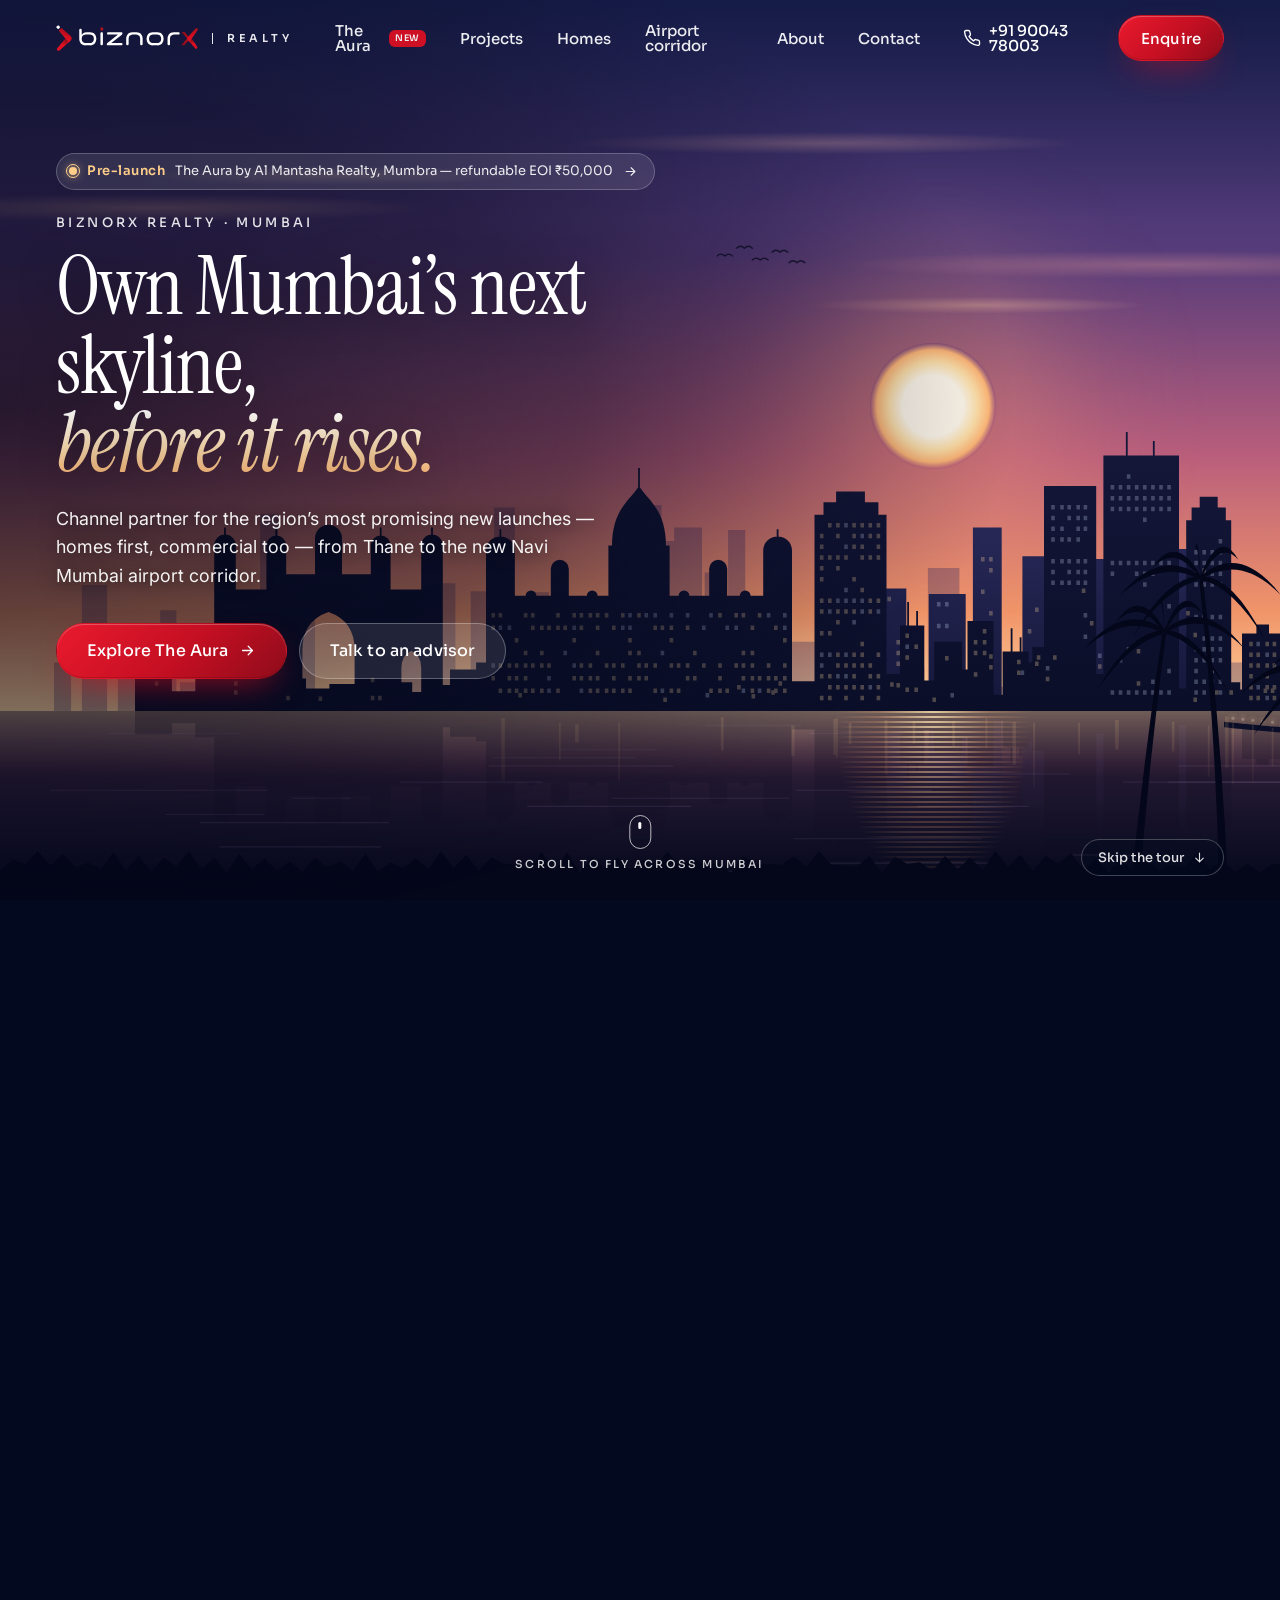
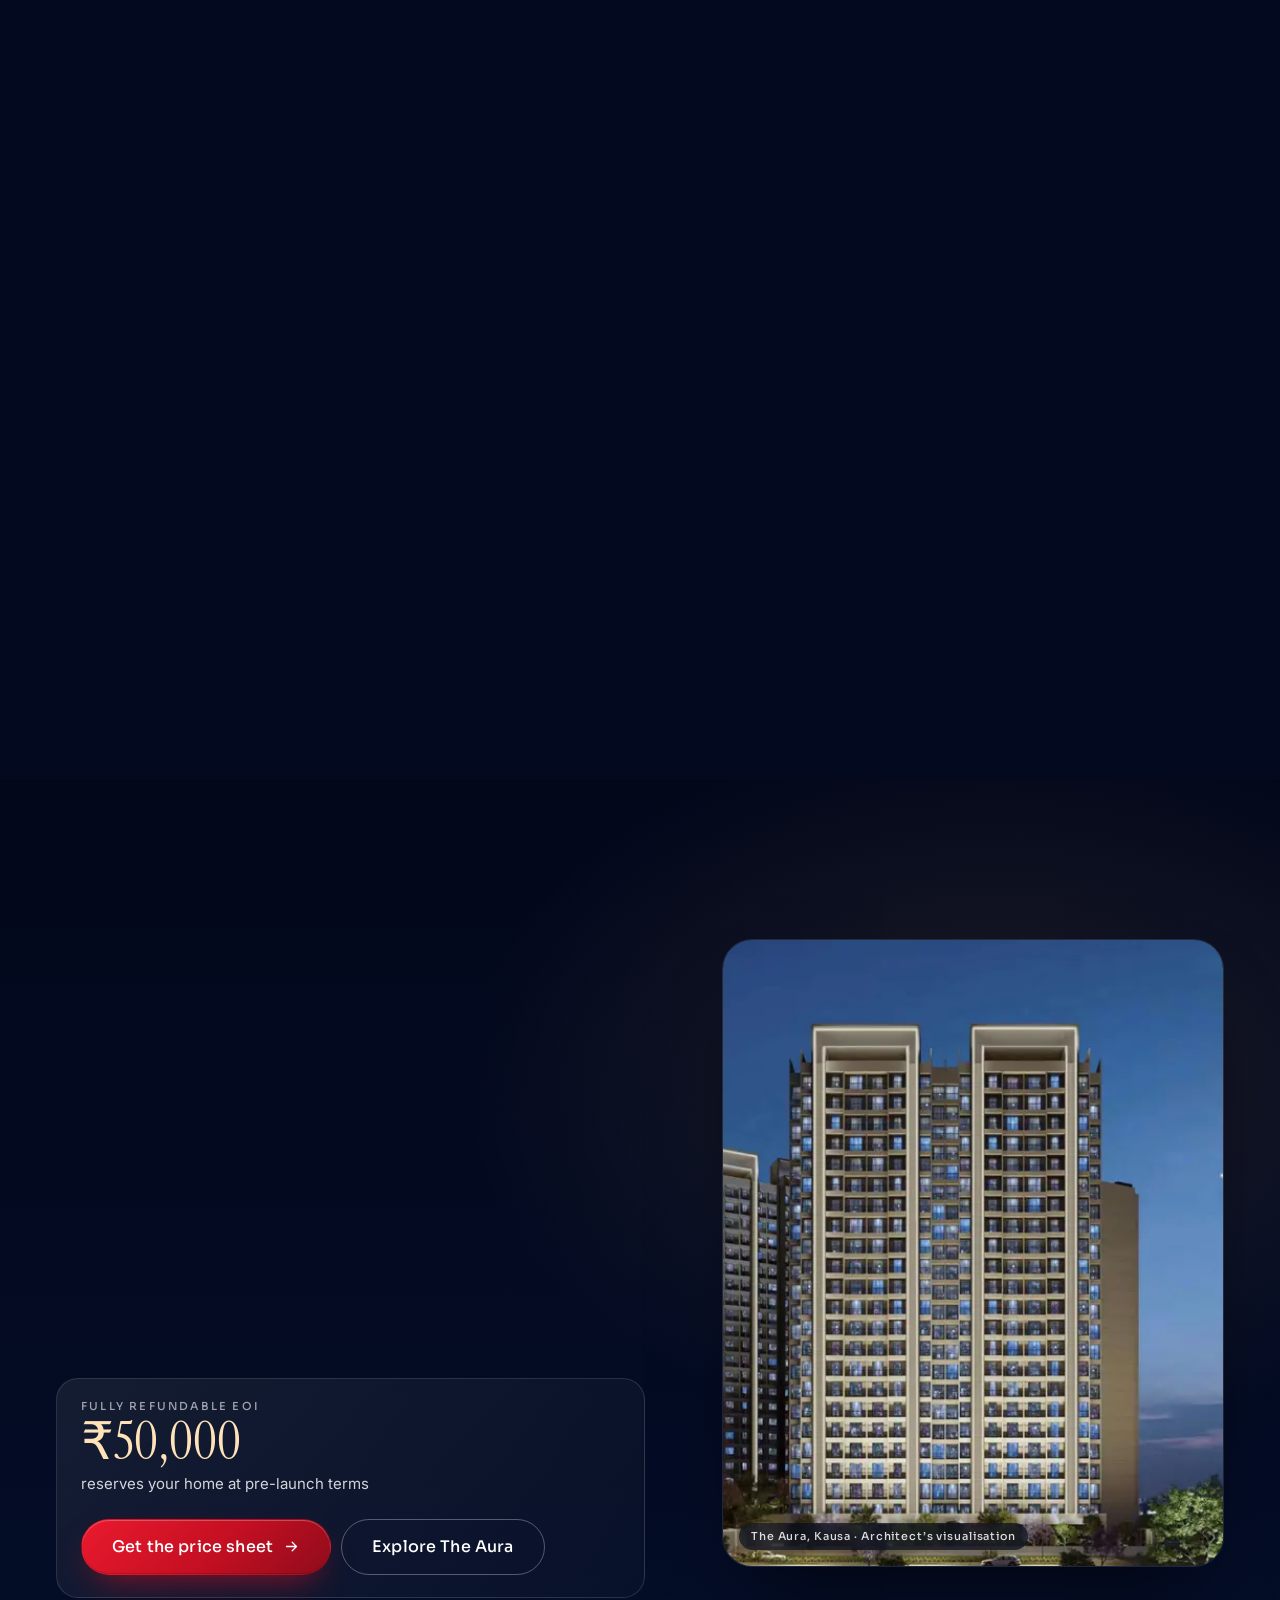
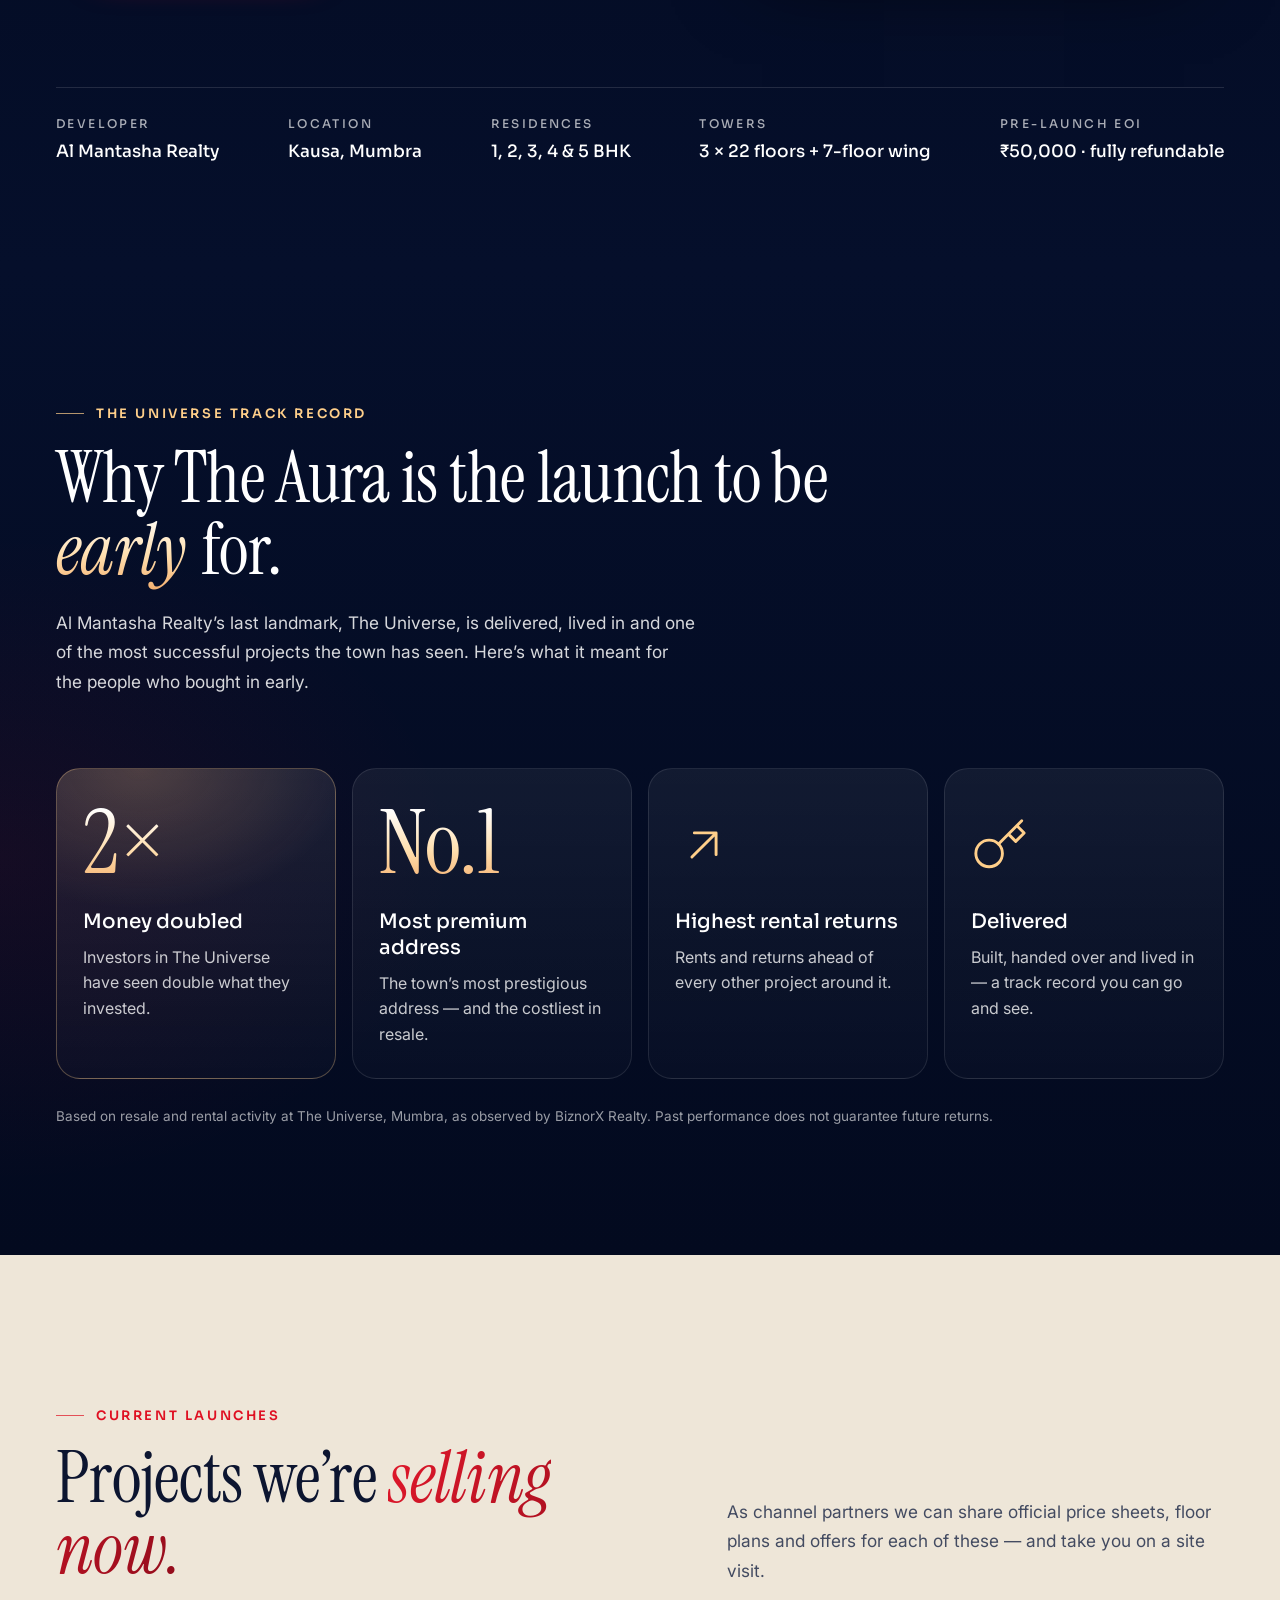
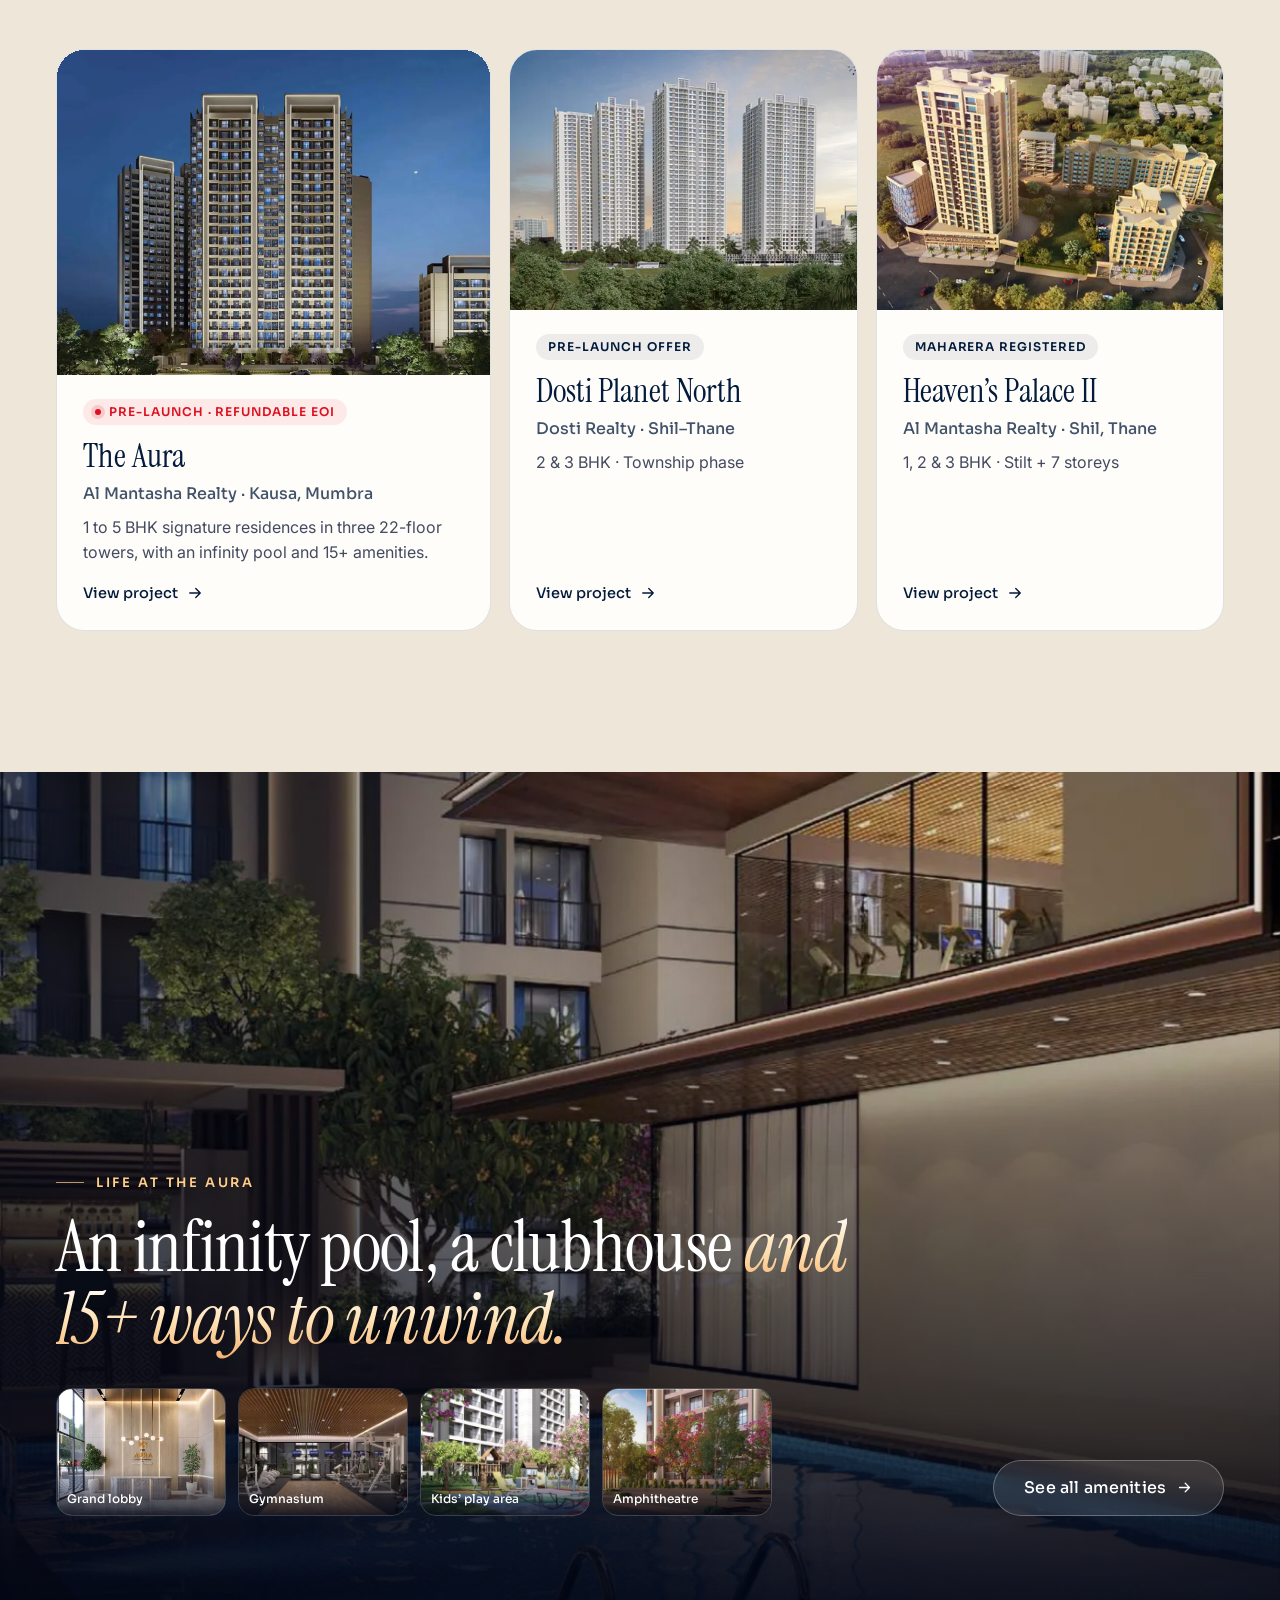
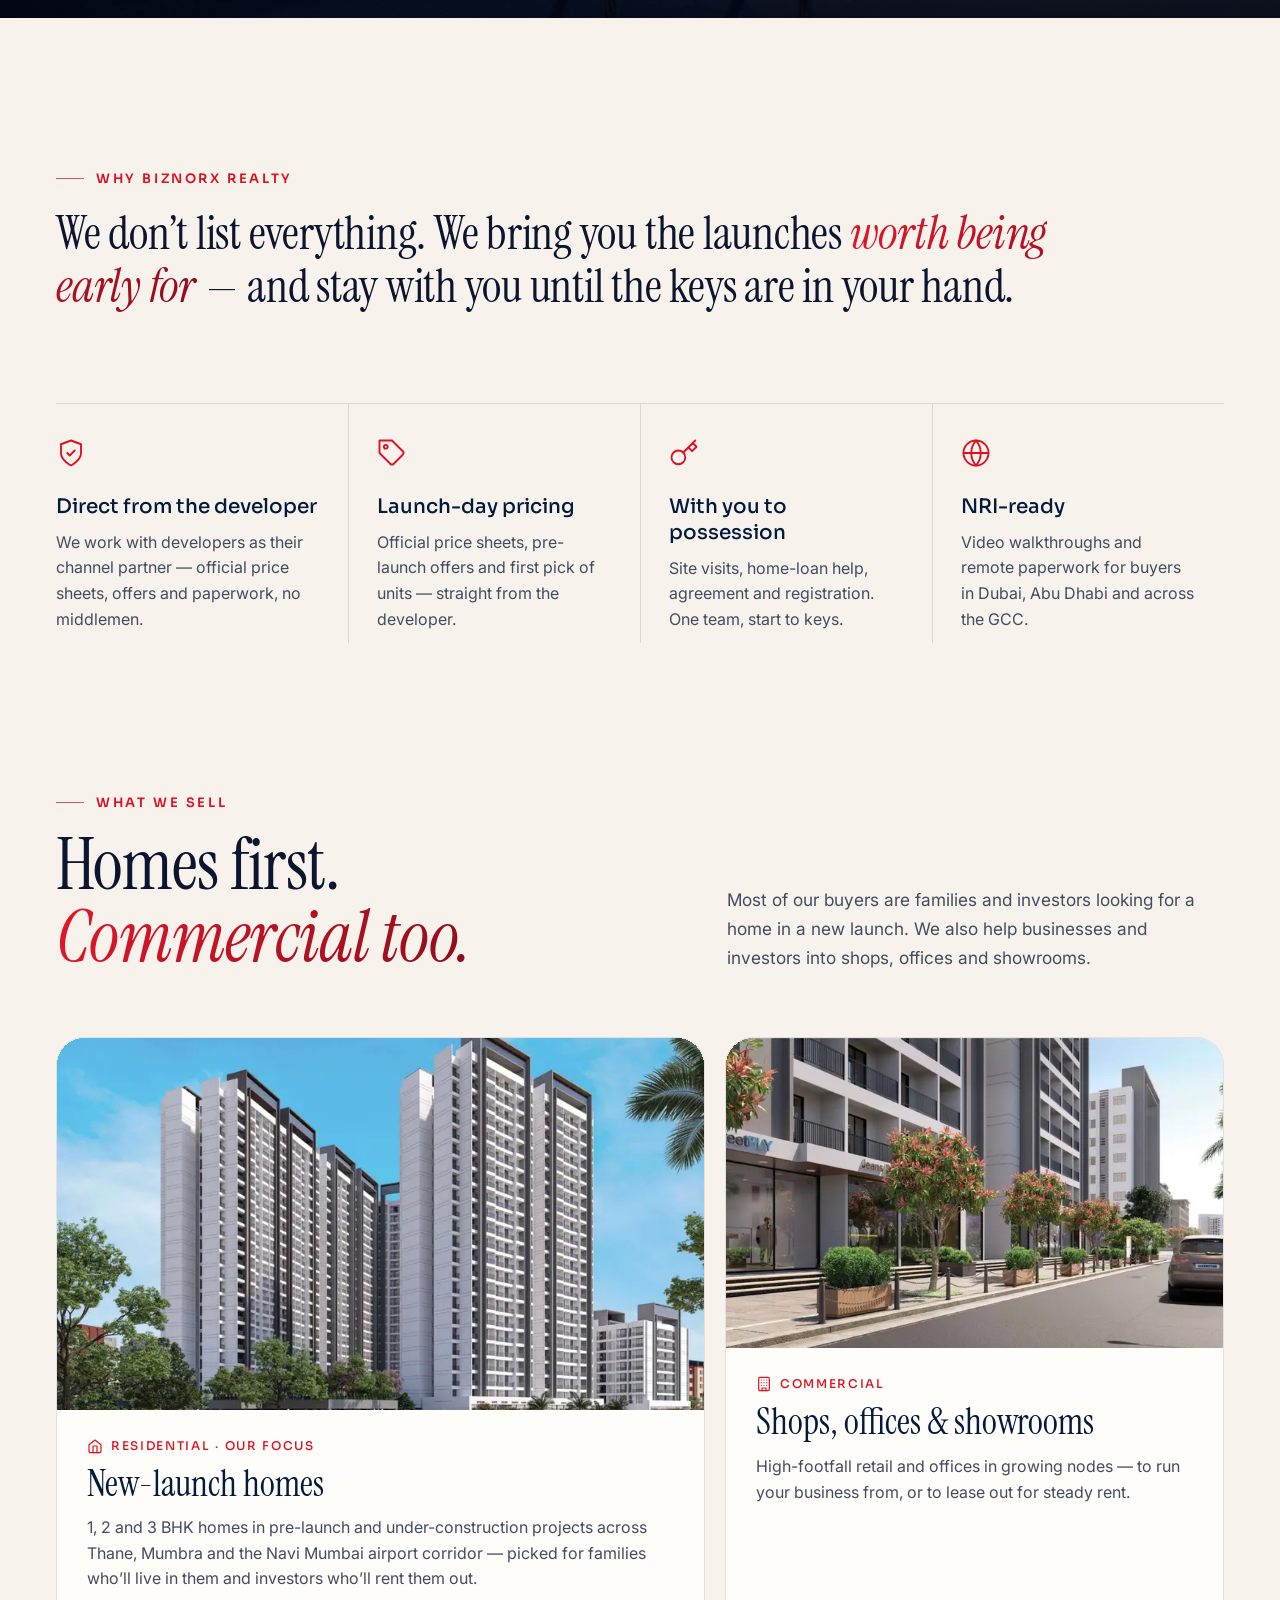
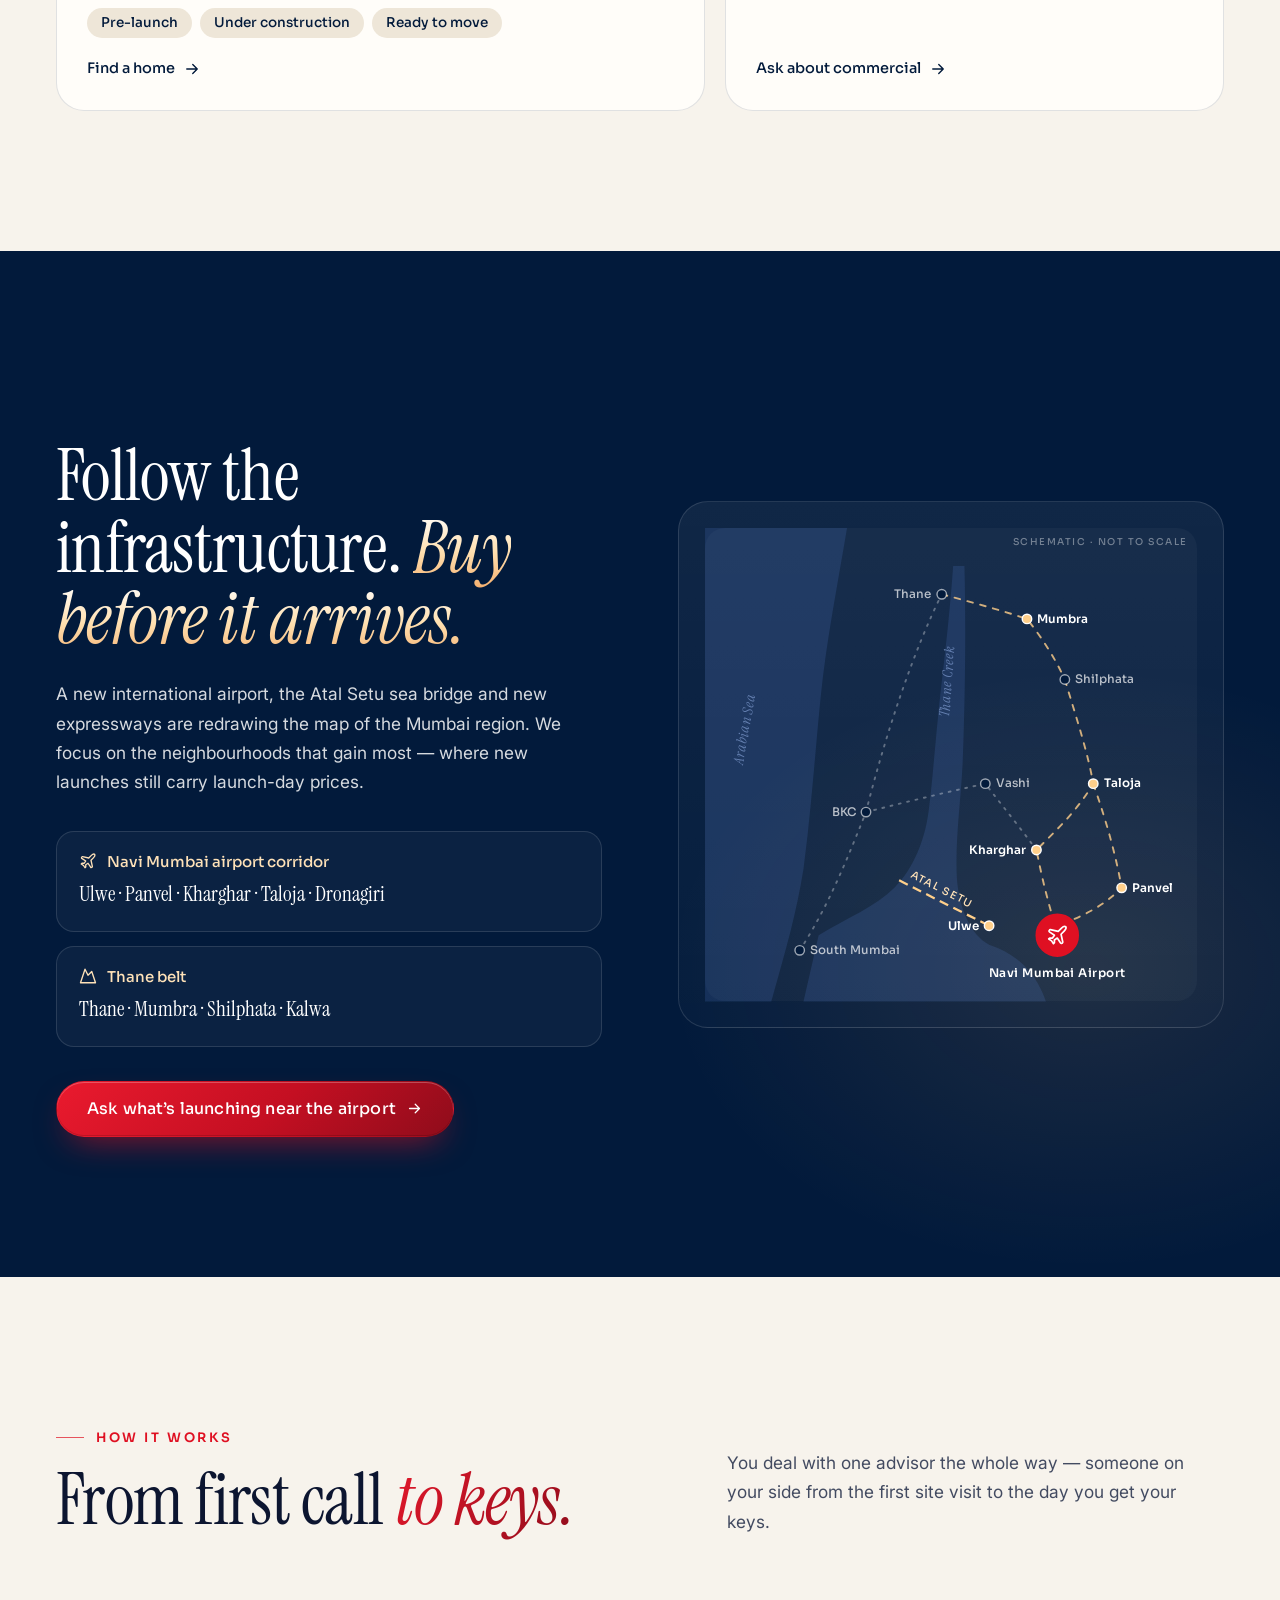
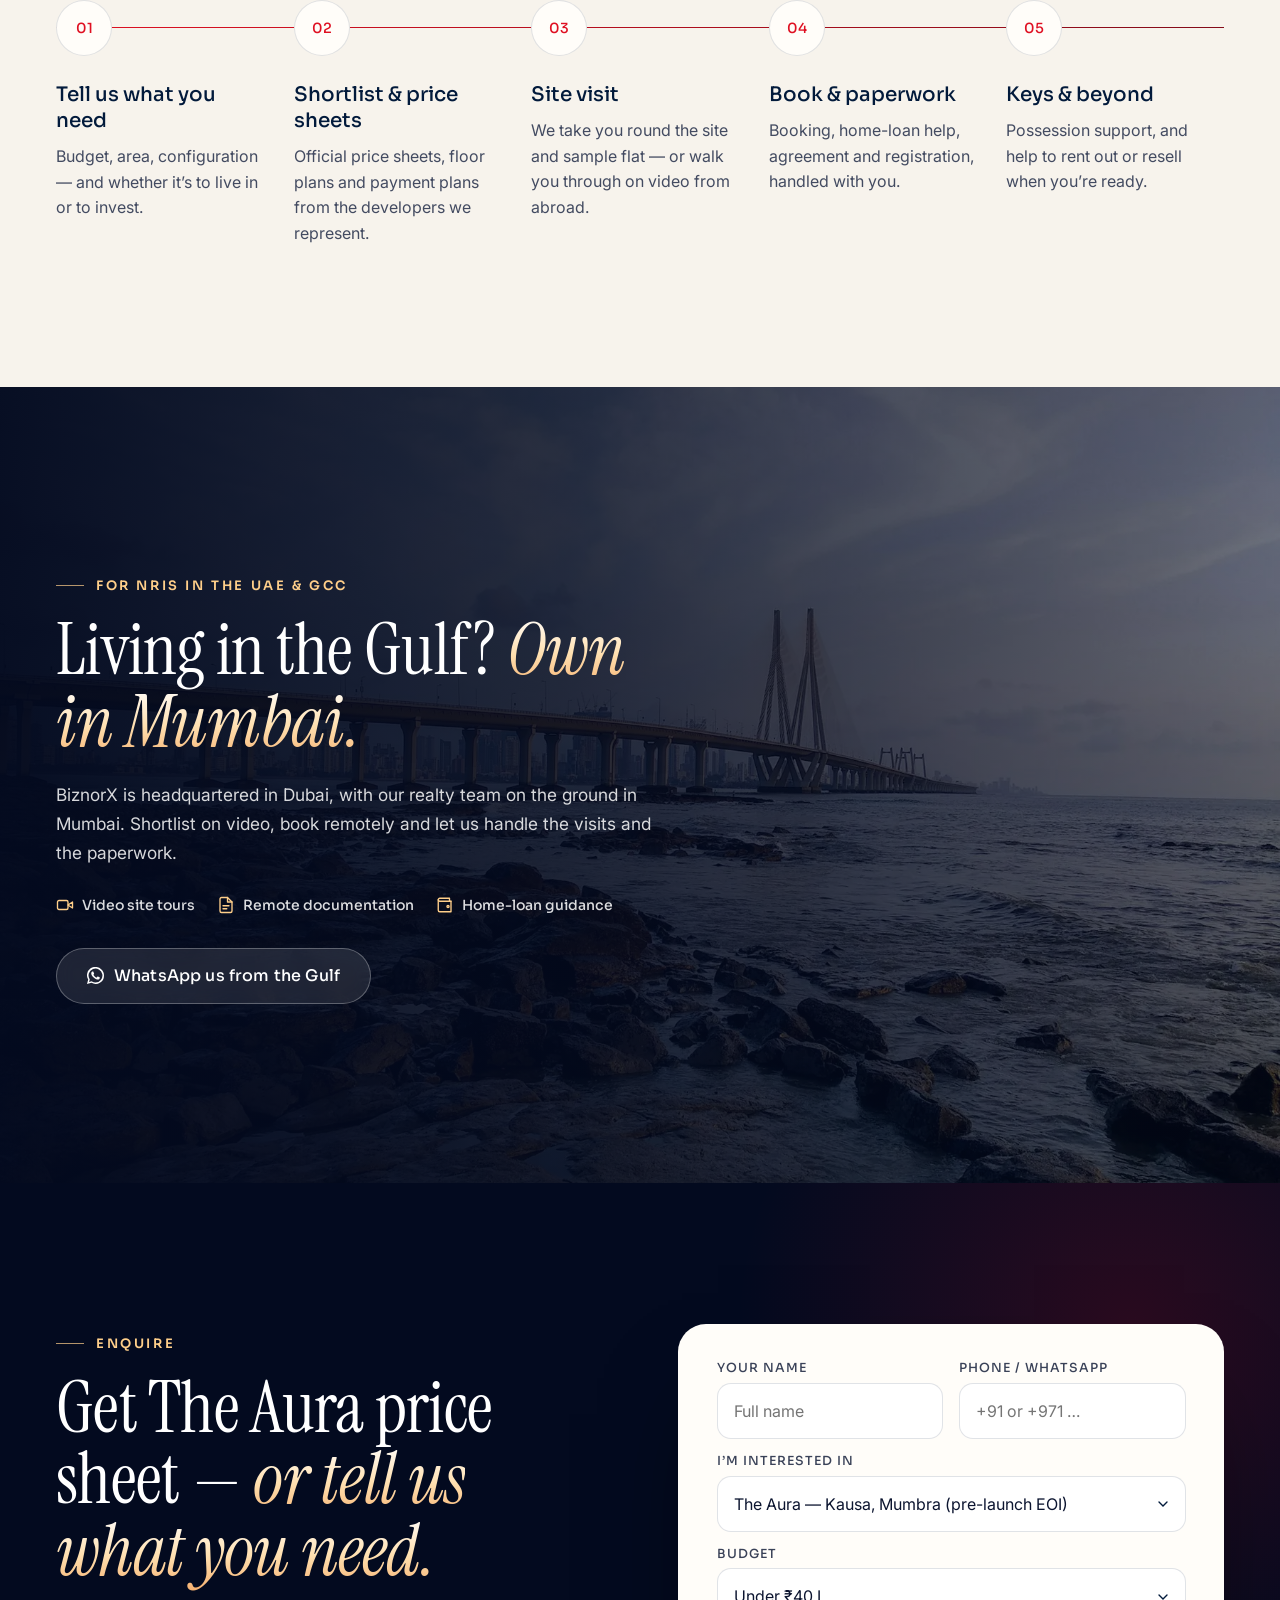
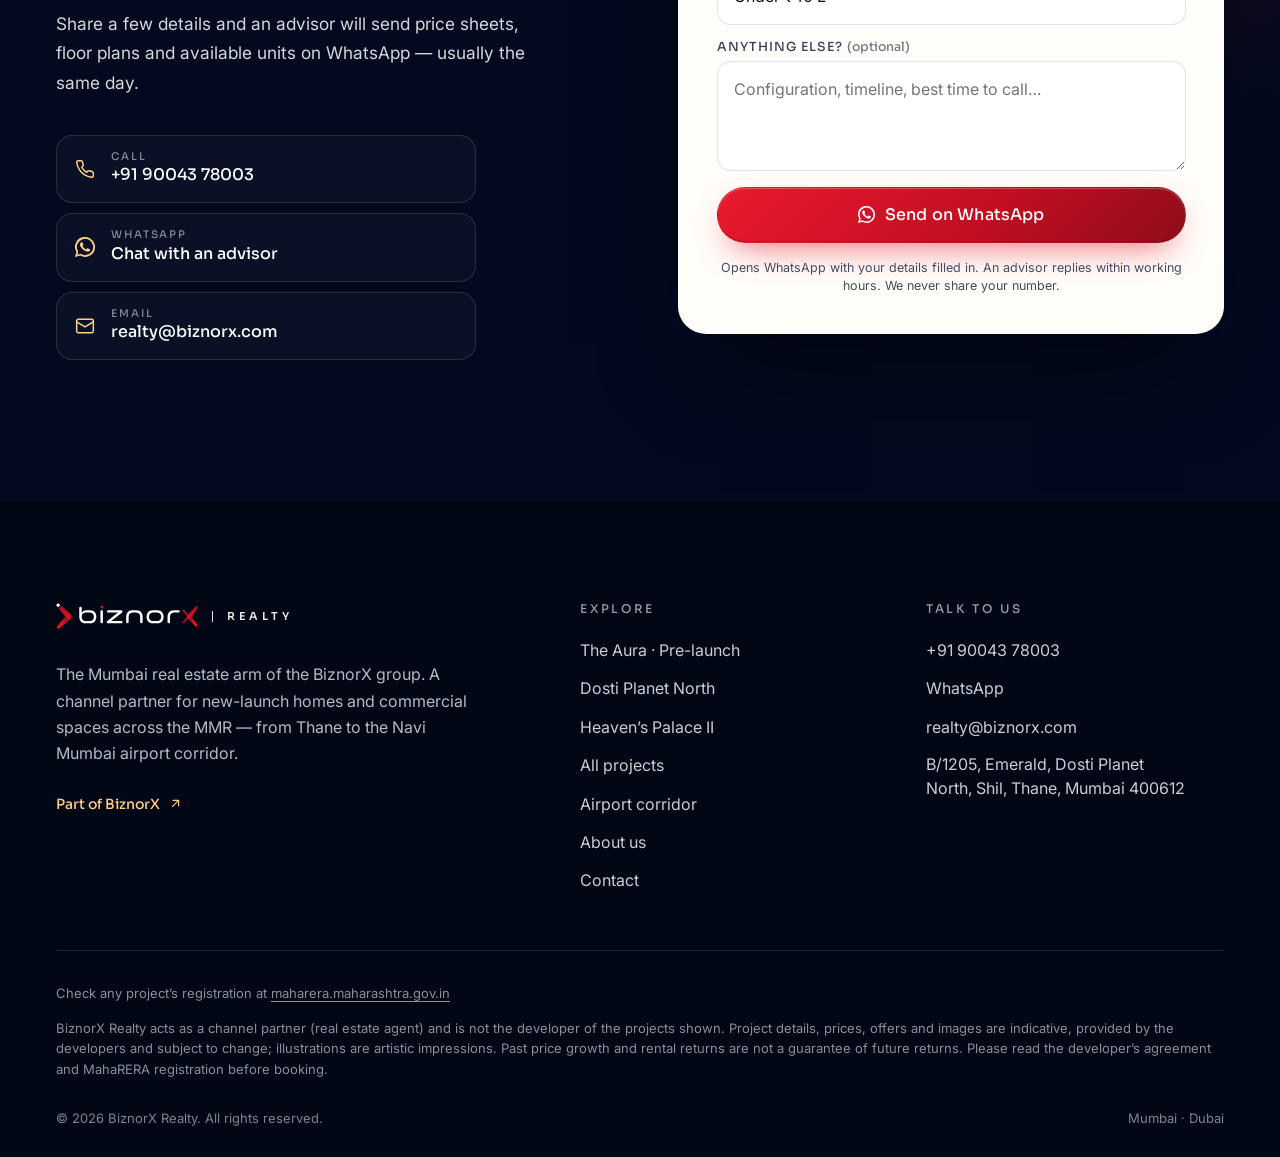
<file: site/index.html>
<!doctype html>
<html lang="en-IN">
<head>
<meta charset="utf-8">
<meta name="viewport" content="width=device-width, initial-scale=1, viewport-fit=cover">
<title>BiznorX Realty | New-Launch Homes in Mumbai, Thane & Navi Mumbai</title>
<meta name="description" content="BiznorX Realty is a channel partner for new-launch homes and commercial property in Mumbai, Thane and the Navi Mumbai airport corridor. Now pre-launching: The Aura by Al Mantasha Realty, Kausa, Mumbra — fully refundable EOI of ₹50,000.">
<meta name="robots" content="index,follow">
<meta name="facebook-domain-verification" content="81uxtne648thofjmoy9do44q72akgf" />
<link rel="canonical" href="https://biznorxrealty.com/">
<meta name="theme-color" content="#030a1f">
<meta property="og:type" content="website">
<meta property="og:title" content="BiznorX Realty | New-Launch Homes in Mumbai, Thane & Navi Mumbai">
<meta property="og:description" content="BiznorX Realty is a channel partner for new-launch homes and commercial property in Mumbai, Thane and the Navi Mumbai airport corridor. Now pre-launching: The Aura by Al Mantasha Realty, Kausa, Mumbra — fully refundable EOI of ₹50,000.">
<meta property="og:url" content="https://biznorxrealty.com/">
<meta property="og:image" content="https://biznorxrealty.com/assets/img/og.jpg">
<meta name="twitter:card" content="summary_large_image">
<link rel="icon" href="assets/brand/favicon.svg" type="image/svg+xml">
<link rel="preconnect" href="https://fonts.googleapis.com">
<link rel="preconnect" href="https://fonts.gstatic.com" crossorigin>
<link href="https://fonts.googleapis.com/css2?family=Instrument+Serif:ital@0;1&family=Inter:wght@400;500;600&family=Sora:wght@400;500;600&display=swap" rel="stylesheet">
<link rel="stylesheet" href="assets/css/style.css?v=d21da0c6">
<script>document.documentElement.classList.add('js')</script>
<script type="application/ld+json">{"@context":"https://schema.org","@type":"RealEstateAgent","name":"BiznorX Realty","url":"https://biznorxrealty.com","telephone":"+919004378003","email":"realty@biznorx.com","areaServed":["Mumbai","Thane","Navi Mumbai"],"address":{"@type":"PostalAddress","streetAddress":"B/1205, Emerald, Dosti Planet North, Shil","addressLocality":"Thane","postalCode":"400612","addressRegion":"Maharashtra","addressCountry":"IN"},"logo":"https://biznorxrealty.com/assets/brand/logo.svg","image":"https://biznorxrealty.com/assets/img/og.jpg","parentOrganization":{"@type":"Organization","name":"BiznorX","url":"https://biznorx.com"}}</script>

</head>
<body class="pg-home">
<a class="skip-link" href="#main">Skip to content</a>
<header class="site-header" data-header>
  <div class="hdr">
    <a class="brand" href="./" aria-label="BiznorX Realty home">
      <img class="logo-w" src="assets/brand/logo-white.svg" alt="BiznorX" width="150" height="27">
      <img class="logo-d" src="assets/brand/logo.svg" alt="" width="150" height="27">
      <span class="brand-tag">Realty</span>
    </a>
    <nav class="nav" aria-label="Main"><a href="aura/">The Aura<i class="nav-new">New</i></a><a href="projects/">Projects</a><a href="#homes">Homes</a><a href="#corridor">Airport corridor</a><a href="about/">About</a><a href="contact/">Contact</a></nav>
    <div class="hdr-cta">
      <a class="hdr-phone" href="tel:+919004378003"><svg class="ic" viewBox="0 0 24 24" fill="none" stroke="currentColor" stroke-width="1.8" stroke-linecap="round" stroke-linejoin="round" aria-hidden="true"><path d="M22 16.9v3a2 2 0 0 1-2.2 2 19.8 19.8 0 0 1-8.6-3.1 19.5 19.5 0 0 1-6-6A19.8 19.8 0 0 1 2.1 4.2 2 2 0 0 1 4.1 2h3a2 2 0 0 1 2 1.7c.1 1 .4 1.9.7 2.8a2 2 0 0 1-.5 2.1L8 9.9a16 16 0 0 0 6 6l1.3-1.3a2 2 0 0 1 2.1-.4c.9.3 1.8.6 2.8.7a2 2 0 0 1 1.7 2z"/></svg><span>+91 90043 78003</span></a>
      <a class="btn btn-red btn-sm" href="#enquire">Enquire</a>
      <button class="menu-btn" type="button" aria-label="Open menu" aria-expanded="false" data-menu-btn><svg class="ic" viewBox="0 0 24 24" fill="none" stroke="currentColor" stroke-width="1.8" stroke-linecap="round" stroke-linejoin="round" aria-hidden="true"><path d="M4 7h16M4 12h16M4 17h10"/></svg></button>
    </div>
  </div>
</header>
<div class="mnav" data-menu hidden>
  <div class="mnav-inner">
    <nav aria-label="Mobile"><a href="aura/">The Aura<i class="nav-new">New</i></a><a href="projects/">Projects</a><a href="#homes">Homes</a><a href="#corridor">Airport corridor</a><a href="about/">About</a><a href="contact/">Contact</a></nav>
    <div class="mnav-foot">
      <a class="btn btn-red" href="#enquire">Enquire now <svg class="ic" viewBox="0 0 24 24" fill="none" stroke="currentColor" stroke-width="1.8" stroke-linecap="round" stroke-linejoin="round" aria-hidden="true"><path d="M5 12h14M13 6l6 6-6 6"/></svg></a>
      <a class="btn btn-ghost" href="https://wa.me/919004378003?text=Hi%20BiznorX%20Realty%2C%20I%20would%20like%20to%20know%20more." target="_blank" rel="noopener"><svg class="ic" viewBox="0 0 24 24" fill="currentColor" aria-hidden="true"><path d="M17.5 14.4c-.3-.1-1.8-.9-2-1-.3-.1-.5-.1-.7.1-.2.3-.8 1-.9 1.2-.2.2-.3.2-.6.1-.3-.1-1.3-.5-2.4-1.5-.9-.8-1.5-1.8-1.7-2.1-.2-.3 0-.5.1-.6l.4-.5c.2-.2.2-.3.3-.5.1-.2 0-.4 0-.5l-.9-2.2c-.2-.6-.5-.5-.7-.5h-.6c-.2 0-.5.1-.8.4-.3.3-1 1-1 2.5s1.1 2.9 1.2 3.1c.1.2 2.1 3.2 5.1 4.5.7.3 1.3.5 1.7.6.7.2 1.4.2 1.9.1.6-.1 1.8-.7 2-1.4.2-.7.2-1.3.2-1.4-.1-.1-.3-.2-.6-.3zM12 21.8c-1.8 0-3.5-.5-5-1.4l-.4-.2-3.7 1 1-3.6-.2-.4A9.8 9.8 0 1 1 12 21.8zm8.4-18.2A11.8 11.8 0 0 0 1.7 17.8L0 24l6.3-1.7A11.8 11.8 0 0 0 24 12c0-3.2-1.2-6.1-3.6-8.4z"/></svg> WhatsApp</a>
      <a class="mnav-phone" href="tel:+919004378003">+91 90043 78003</a>
    </div>
  </div>
</div>
<main id="main">
<section class="journey" id="top" data-theme="dark" aria-label="Scroll across Mumbai, from South Mumbai to the new Navi Mumbai airport">
  <div class="j-pin" data-journey>
    <div class="j-sky s1"></div><div class="j-sky s2" data-sky="2"></div><div class="j-sky s3" data-sky="3"></div><div class="j-sky s4" data-sky="4"></div>
    <div class="j-stars" data-stars><svg viewBox="0 0 1600 600" preserveAspectRatio="xMidYMin slice" aria-hidden="true"><g fill="#fff"><circle cx="381" cy="336" r="1.1" opacity="0.95"/><circle cx="758" cy="360" r="1.7" opacity="0.36"/><circle cx="1340" cy="151" r="0.9" opacity="0.47"/><circle cx="1147" cy="334" r="1.7" opacity="0.66"/><circle cx="1023" cy="84" r="0.9" opacity="0.91"/><circle cx="837" cy="469" r="0.8" opacity="0.45"/><circle cx="1532" cy="22" r="0.8" opacity="0.89"/><circle cx="431" cy="370" r="1.3" opacity="0.81"/><circle cx="1474" cy="238" r="1.7" opacity="0.64"/><circle cx="1497" cy="564" r="0.8" opacity="0.37"/><circle cx="792" cy="150" r="1.3" opacity="0.86"/><circle cx="1368" cy="255" r="1.3" opacity="0.72"/><circle cx="855" cy="246" r="0.9" opacity="0.94"/><circle cx="1091" cy="599" r="1.1" opacity="0.99"/><circle cx="1074" cy="91" r="1.1" opacity="0.98"/><circle cx="1448" cy="353" r="0.9" opacity="0.76"/><circle cx="1581" cy="156" r="0.8" opacity="0.39"/><circle cx="1366" cy="641" r="0.8" opacity="0.57"/><circle cx="107" cy="576" r="0.8" opacity="0.54"/><circle cx="1230" cy="560" r="0.8" opacity="0.74"/><circle cx="1219" cy="227" r="1.7" opacity="0.57"/><circle cx="1409" cy="635" r="1.7" opacity="0.50"/><circle cx="58" cy="3" r="0.8" opacity="0.74"/><circle cx="50" cy="112" r="1.3" opacity="0.54"/><circle cx="421" cy="434" r="1.1" opacity="0.55"/><circle cx="1534" cy="576" r="1.3" opacity="0.59"/><circle cx="1392" cy="232" r="1.7" opacity="0.79"/><circle cx="164" cy="629" r="1.7" opacity="0.53"/><circle cx="1015" cy="452" r="1.1" opacity="0.63"/><circle cx="413" cy="178" r="1.1" opacity="0.36"/><circle cx="664" cy="360" r="0.8" opacity="0.59"/><circle cx="943" cy="74" r="1.1" opacity="0.65"/><circle cx="1087" cy="210" r="1.1" opacity="0.83"/><circle cx="35" cy="31" r="0.8" opacity="0.98"/><circle cx="402" cy="278" r="1.7" opacity="0.74"/><circle cx="284" cy="105" r="1.1" opacity="0.90"/><circle cx="423" cy="501" r="0.8" opacity="0.85"/><circle cx="43" cy="353" r="0.9" opacity="0.55"/><circle cx="356" cy="512" r="0.9" opacity="0.56"/><circle cx="1085" cy="407" r="0.8" opacity="0.42"/><circle cx="515" cy="198" r="0.9" opacity="0.63"/><circle cx="1369" cy="95" r="1.1" opacity="0.83"/><circle cx="349" cy="352" r="1.1" opacity="0.50"/><circle cx="193" cy="326" r="0.9" opacity="0.55"/><circle cx="1338" cy="356" r="1.1" opacity="0.57"/><circle cx="1325" cy="46" r="1.7" opacity="0.57"/><circle cx="208" cy="171" r="1.1" opacity="0.65"/><circle cx="1015" cy="170" r="1.7" opacity="0.62"/><circle cx="1473" cy="87" r="0.8" opacity="0.66"/><circle cx="1332" cy="389" r="1.7" opacity="0.63"/><circle cx="1520" cy="597" r="0.9" opacity="0.37"/><circle cx="731" cy="477" r="1.7" opacity="0.98"/><circle cx="870" cy="571" r="0.8" opacity="0.91"/><circle cx="1554" cy="66" r="0.9" opacity="0.38"/><circle cx="1446" cy="437" r="0.9" opacity="0.93"/><circle cx="1439" cy="358" r="0.8" opacity="0.66"/><circle cx="193" cy="309" r="0.9" opacity="0.78"/><circle cx="840" cy="250" r="1.7" opacity="0.42"/><circle cx="201" cy="629" r="1.7" opacity="0.66"/><circle cx="1252" cy="210" r="0.9" opacity="0.43"/><circle cx="1420" cy="65" r="0.9" opacity="0.86"/><circle cx="1475" cy="513" r="0.8" opacity="0.67"/><circle cx="913" cy="241" r="1.1" opacity="0.51"/><circle cx="989" cy="320" r="0.8" opacity="0.66"/><circle cx="1242" cy="1" r="0.8" opacity="0.85"/><circle cx="74" cy="25" r="1.3" opacity="0.98"/><circle cx="1367" cy="46" r="1.7" opacity="0.67"/><circle cx="251" cy="38" r="1.3" opacity="0.77"/><circle cx="939" cy="216" r="0.9" opacity="0.99"/><circle cx="686" cy="70" r="0.8" opacity="0.82"/><circle cx="608" cy="42" r="0.9" opacity="0.38"/><circle cx="737" cy="407" r="1.7" opacity="0.60"/><circle cx="1282" cy="389" r="1.3" opacity="0.38"/><circle cx="1004" cy="482" r="1.1" opacity="0.62"/><circle cx="1111" cy="281" r="0.9" opacity="0.49"/><circle cx="432" cy="367" r="1.3" opacity="0.50"/><circle cx="209" cy="14" r="1.1" opacity="0.59"/><circle cx="1437" cy="503" r="1.1" opacity="0.43"/><circle cx="1105" cy="606" r="1.7" opacity="0.87"/><circle cx="1068" cy="464" r="1.7" opacity="0.70"/><circle cx="1299" cy="452" r="1.3" opacity="0.44"/><circle cx="1239" cy="22" r="0.8" opacity="0.72"/><circle cx="1055" cy="225" r="0.8" opacity="0.57"/><circle cx="1364" cy="12" r="0.8" opacity="0.79"/><circle cx="1338" cy="615" r="1.7" opacity="0.54"/><circle cx="142" cy="646" r="1.7" opacity="0.68"/><circle cx="1144" cy="58" r="0.8" opacity="0.96"/><circle cx="98" cy="192" r="1.7" opacity="0.47"/><circle cx="124" cy="647" r="0.9" opacity="0.65"/><circle cx="1120" cy="608" r="1.1" opacity="0.59"/><circle cx="635" cy="209" r="1.3" opacity="0.98"/><circle cx="601" cy="136" r="1.3" opacity="0.90"/><circle cx="1547" cy="251" r="1.7" opacity="0.84"/><circle cx="1078" cy="318" r="1.3" opacity="0.45"/><circle cx="642" cy="570" r="0.9" opacity="0.41"/><circle cx="1197" cy="590" r="1.7" opacity="0.97"/><circle cx="938" cy="549" r="0.9" opacity="0.52"/><circle cx="319" cy="364" r="1.1" opacity="0.96"/><circle cx="1362" cy="332" r="1.1" opacity="0.79"/><circle cx="1368" cy="370" r="1.7" opacity="0.73"/><circle cx="427" cy="125" r="0.8" opacity="0.52"/><circle cx="1287" cy="114" r="1.7" opacity="0.58"/><circle cx="515" cy="492" r="0.9" opacity="0.62"/><circle cx="1116" cy="442" r="0.9" opacity="0.65"/><circle cx="1335" cy="524" r="1.7" opacity="0.37"/><circle cx="1588" cy="38" r="1.3" opacity="0.86"/><circle cx="1411" cy="23" r="0.9" opacity="0.93"/><circle cx="1037" cy="494" r="0.8" opacity="0.97"/><circle cx="1366" cy="140" r="0.9" opacity="0.85"/><circle cx="220" cy="388" r="0.8" opacity="0.93"/></g></svg></div>
    <div class="j-moon" data-moon></div>
    <div class="j-clouds" data-clouds></div>
    <div class="j-sunwrap"><div class="j-sun" data-sun></div></div>
    <div class="j-layer j-far" data-layer style="--ar:3.8"><svg class="layer-svg" viewBox="0 0 3800 1000" preserveAspectRatio="xMinYMax meet" aria-hidden="true" focusable="false">
<path fill="#3a2f78" fill-opacity=".16" d="M1900 790C2050 700 2180 640 2320 650C2460 660 2560 600 2700 580C2840 562 2960 620 3080 600C3220 576 3360 540 3500 572C3640 604 3720 640 3800 650V790z"/>
<path fill="#2b2566" fill-opacity=".24" d="M2300 790C2400 740 2520 700 2640 704C2760 708 2860 676 2980 680C3120 684 3240 650 3380 664C3520 678 3660 700 3800 712V790z"/>
<path fill="#221f5c" fill-opacity=".30" d="M60 736h19v54h-19z M91 650h28v140h-28z M131 707h35v83h-35z M178 678h18v112h-18z M200 758h32v32h-32z M249 744h35v46h-35z M289 571h20v219h-20z M316 669h34v121h-34z M366 766h29v24h-29z M403 650h24v140h-24z M444 719h30v71h-30z M479 648h27v142h-27z M523 657h17v133h-17z M549 564h23v226h-23z M588 658h22v132h-22z M628 728h35v62h-35z M680 662h32v128h-32z M713 561h22v229h-22z M735 601h14v189h-14z M749 586h31v204h-31z M783 636h24v154h-24z M809 589h19v201h-19z M830 760h31v30h-31z M878 713h32v77h-32z M924 679h29v111h-29z M963 666h26v124h-26z M995 741h32v49h-32z M1031 631h35v159h-35z M1075 766h22v24h-22z M1102 763h36v27h-36z M1146 696h14v94h-14z M1165 727h30v63h-30z M1198 720h15v70h-15z M1214 694h34v96h-34z M1264 736h33v54h-33z M1297 707h33v83h-33z M1343 674h15v116h-15z M1360 736h22v54h-22z M1390 740h29v50h-29z M1436 695h35v95h-35z M1479 663h21v127h-21z M1509 664h24v126h-24z M1533 732h14v58h-14z M1548 700h14v90h-14z M1563 657h20v133h-20z M1585 687h20v103h-20z M1619 669h28v121h-28z M1664 657h23v133h-23z M1688 703h19v87h-19z M1724 753h35v37h-35z M1761 765h14v25h-14z M1791 729h26v61h-26z M1829 739h34v51h-34z M1875 759h25v31h-25z M1910 664h22v126h-22z M1934 725h32v65h-32z M1984 711h17v79h-17z M2013 667h18v123h-18z M2035 633h19v157h-19z M2060 564h35v226h-35z M2111 764h24v26h-24z M2137 670h19v120h-19z M2156 755h20v35h-20z M2180 656h14v134h-14z M2212 713h20v77h-20z M2245 731h17v59h-17z M2276 720h28v70h-28z M2316 720h34v70h-34z M2350 766h26v24h-26z M2394 716h33v74h-33z M2429 679h29v111h-29z M2465 710h28v80h-28z M2495 765h21v25h-21z"/>
</svg></div>
    <div class="j-glint" data-glint></div>
    <div class="j-layer j-mid" data-layer data-mid style="--ar:6">
      <svg class="layer-svg" viewBox="0 0 6000 1000" preserveAspectRatio="xMinYMax meet" aria-hidden="true" focusable="false">
<defs>
<linearGradient id="sil" x1="0" y1="300" x2="0" y2="790" gradientUnits="userSpaceOnUse"><stop offset="0" stop-color="#1b1d44"/><stop offset="1" stop-color="#0a0e28"/></linearGradient>
<linearGradient id="hillg" x1="0" y1="560" x2="0" y2="790" gradientUnits="userSpaceOnUse"><stop offset="0" stop-color="#2a2a5a"/><stop offset="1" stop-color="#14173a"/></linearGradient>
<linearGradient id="water" x1="0" y1="790" x2="0" y2="1000" gradientUnits="userSpaceOnUse"><stop offset="0" stop-color="#0b1236" stop-opacity=".42"/><stop offset=".35" stop-color="#060b26" stop-opacity=".82"/><stop offset="1" stop-color="#030616" stop-opacity=".97"/></linearGradient>
<linearGradient id="refl" x1="0" y1="790" x2="0" y2="960" gradientUnits="userSpaceOnUse"><stop offset="0" stop-color="#fff" stop-opacity=".55"/><stop offset="1" stop-color="#fff" stop-opacity="0"/></linearGradient>
<mask id="arch"><rect x="0" y="0" width="1000" height="1000" fill="#fff"/><path d="M336 775V722Q336 690 365 680Q394 690 394 722V775z M262 775V742Q262 728 273 723Q284 728 284 742V775z M446 775V742Q446 728 457 723Q468 728 468 742V775z" fill="#000"/></mask>
<mask id="reflmask"><rect x="0" y="790" width="6000" height="210" fill="url(#refl)"/></mask>
</defs>
<rect x="0" y="790" width="6000" height="210" fill="url(#water)"/>
<g class="shimmer" stroke="#c9b6ff" stroke-opacity=".10" stroke-width="1.2"><path d="M3821 806h188" /><path d="M4984 806h139" /><path d="M3596 806h155" /><path d="M784 806h106" /><path d="M3080 806h146" /><path d="M900 815h102" /><path d="M119 815h147" /><path d="M5982 815h72" /><path d="M2085 815h234" /><path d="M3832 815h150" /><path d="M2224 824h143" /><path d="M2688 824h140" /><path d="M1668 824h179" /><path d="M3138 824h142" /><path d="M5656 824h74" /><path d="M3569 833h131" /><path d="M4738 833h253" /><path d="M1914 833h103" /><path d="M622 833h107" /><path d="M5805 833h178" /><path d="M4919 842h139" /><path d="M2370 842h162" /><path d="M548 842h158" /><path d="M4928 842h243" /><path d="M5988 842h132" /><path d="M3559 851h152" /><path d="M4414 851h101" /><path d="M1309 851h230" /><path d="M4193 851h72" /><path d="M543 851h205" /><path d="M2362 860h171" /><path d="M3081 860h211" /><path d="M3718 860h201" /><path d="M3480 860h113" /><path d="M1059 860h129" /><path d="M4624 869h245" /><path d="M2481 869h214" /><path d="M1248 869h179" /><path d="M1298 869h195" /><path d="M444 869h159" /><path d="M56 878h242" /><path d="M4805 878h76" /><path d="M3721 878h123" /><path d="M5371 878h248" /><path d="M884 878h151" /><path d="M679 887h198" /><path d="M4257 887h132" /><path d="M5874 887h72" /><path d="M325 887h65" /><path d="M4747 887h85" /><path d="M4164 896h208" /><path d="M1019 896h124" /><path d="M586 896h182" /><path d="M2752 896h84" /><path d="M1850 896h177" /><path d="M3947 905h147" /><path d="M184 905h109" /><path d="M4997 905h107" /><path d="M4211 905h69" /><path d="M4737 905h108" /><path d="M4225 914h86" /><path d="M1809 914h137" /><path d="M4678 914h177" /><path d="M222 914h210" /><path d="M3342 914h96" /><path d="M5002 923h116" /><path d="M4992 923h61" /><path d="M5491 923h99" /><path d="M4446 923h96" /><path d="M4321 923h153" /><path d="M3859 932h185" /><path d="M4683 932h257" /><path d="M2745 932h97" /><path d="M882 932h209" /><path d="M4417 932h82" /><path d="M3293 941h116" /><path d="M244 941h179" /><path d="M1998 941h92" /><path d="M2859 941h114" /><path d="M5088 941h188" /><path d="M2088 950h85" /><path d="M1189 950h80" /><path d="M4025 950h161" /><path d="M4009 950h137" /><path d="M4907 950h212" /><path d="M3396 959h159" /><path d="M908 959h195" /><path d="M3844 959h222" /><path d="M2431 959h251" /><path d="M3008 959h133" /><path d="M3288 968h221" /><path d="M781 968h136" /><path d="M5401 968h213" /><path d="M1181 968h96" /><path d="M1441 968h144" /><path d="M3036 977h208" /><path d="M1553 977h148" /><path d="M1136 977h97" /><path d="M1342 977h144" /><path d="M2823 977h72" /><path d="M3926 986h193" /><path d="M3789 986h163" /><path d="M4102 986h184" /><path d="M3466 986h196" /><path d="M2334 986h229" /></g>
<g mask="url(#reflmask)" opacity=".5"><g transform="matrix(1 0 0 -.62 0 1279.8)"><path fill="url(#hillg)" d="M980 654h27v136h-27z M1032 660h41v130h-41z M1081 586h32v204h-32z M1136 618h34v172h-34z M1194 621h39v169h-39z M1255 652h30v138h-30z M1309 610h40v180h-40z M2140 506h42v284h-42z M2193 432h30v358h-30z M2234 472h39v318h-39z M2294 507h30v283h-30z M2351 538h40v252h-40z M2413 539h48v251h-48z M2472 436h32v354h-32z M2514 523h46v267h-46z M2590 495h26v295h-26z M2643 501h45v289h-45z M3660 554h47v236h-47z M3728 566h29v224h-29z M3772 539h37v251h-37z M3835 560h33v230h-33z M3890 612h39v178h-39z M3953 576h39v214h-39z M4009 613h39v177h-39z M4058 596h28v194h-28z M4280 507h31v283h-31z M4324 452h43v338h-43z M4396 482h47v308h-47z M4472 439h41v351h-41z M4539 548h31v242h-31z M5030 552h35v238h-35z M5093 497h42v293h-42z M5155 567h44v223h-44z M5222 537h32v253h-32z M5262 560h42v230h-42z M1810 790C1880 760 1928 700 2000 690C2072 684 2124 722 2160 790z M4180 790C4240 730 4300 676 4380 660C4450 648 4520 690 4600 728C4640 748 4660 772 4680 790z M4520 790C4570 740 4640 640 4720 590C4770 562 4810 566 4860 600C4930 646 5010 708 5120 790z"/><path fill="#05081c" d="M150 748h41v42h-41z M190 768h28v22h-28z M217 743h29v47h-29z M245 738h28v52h-28z M272 754h38v36h-38z M309 754h31v36h-31z M339 765h28v25h-28z M366 760h33v30h-33z M398 744h42v46h-42z M439 758h19v32h-19z M457 769h26v21h-26z M482 761h19v29h-19z M500 744h30v46h-30z M529 736h43v54h-43z M571 741h40v49h-40z M610 768h30v22h-30z M639 738h30v52h-30z M668 752h35v38h-35z M702 742h27v48h-27z M728 766h31v24h-31z M758 759h21v31h-21z M778 741h33v49h-33z M810 742h39v48h-39z M848 748h31v42h-31z M878 757h38v33h-38z M915 759h32v31h-32z M946 746h30v44h-30z M975 749h25v41h-25z M999 772h21v18h-21z M1019 756h38v34h-38z M1056 744h22v46h-22z M1077 759h25v31h-25z M1101 772h26v18h-26z M1126 736h22v54h-22z M1147 736h23v54h-23z M1169 770h43v20h-43z M1211 749h30v41h-30z M1240 750h30v40h-30z M1269 742h40v48h-40z M1308 765h36v25h-36z M1343 758h35v32h-35z M1377 766h19v24h-19z M1395 756h39v34h-39z M1433 743h42v47h-42z M1474 756h32v34h-32z M1505 741h26v49h-26z M1530 771h31v19h-31z M1560 737h40v53h-40z M1599 747h27v43h-27z M1625 757h29v33h-29z M1653 752h25v38h-25z M1677 764h22v26h-22z M1698 759h39v31h-39z M1736 753h30v37h-30z M1765 741h29v49h-29z M1793 772h22v18h-22z M1814 746h33v44h-33z M1846 766h32v24h-32z M1877 760h36v30h-36z M1912 738h32v52h-32z M1943 749h42v41h-42z M1984 742h32v48h-32z M2015 739h26v51h-26z M2040 747h36v43h-36z M2075 765h31v25h-31z M2105 752h34v38h-34z M2138 766h41v24h-41z M2178 745h41v45h-41z M2218 738h36v52h-36z M2253 765h33v25h-33z M2285 766h27v24h-27z M2311 760h32v30h-32z M2342 771h23v19h-23z M2364 749h31v41h-31z M2394 757h41v33h-41z M2434 765h20v25h-20z M2453 743h43v47h-43z M2495 749h24v41h-24z M2518 772h32v18h-32z M2549 739h19v51h-19z M2567 768h41v22h-41z M2607 772h22v18h-22z M2628 769h24v21h-24z M2651 759h34v31h-34z M2684 748h31v42h-31z M540 662h340v128h-340z M550 662A6 6 0 0 1 562 662z M584 662A6 6 0 0 1 596 662z M618 662A6 6 0 0 1 630 662z M652 662A6 6 0 0 1 664 662z M686 662A6 6 0 0 1 698 662z M720 662A6 6 0 0 1 732 662z M754 662A6 6 0 0 1 766 662z M788 662A6 6 0 0 1 800 662z M822 662A6 6 0 0 1 834 662z M856 662A6 6 0 0 1 868 662z M540 612h32v52h-32z M540 612A16 16 0 0 1 572 612z M555 588h2v10h-2z M848 612h32v52h-32z M848 612A16 16 0 0 1 880 612z M863 588h2v10h-2z M612 632h20v32h-20z M612 632A10 10 0 0 1 632 632z M788 632h20v32h-20z M788 632A10 10 0 0 1 808 632z M676 606h68v58h-68z M680 607C680 566 700 556 710 540C720 556 740 566 740 607z M709 520h2v22h-2z M905 572h80v218h-80z M915 558h61v15h-61z M929 546h32v13h-32z M1000 695h27v95h-27z M1008 669h2v27h-2z M1018 679h2v17h-2z M1038 713h31v77h-31z M1075 690h29v100h-29z M1114 724h29v66h-29z M1123 698h2v27h-2z M1133 708h2v17h-2z M1147 719h34v71h-34z M1160 540h58v250h-58z M1226 506h84v284h-84z M1251 480h2v27h-2z M1281 490h2v17h-2z M1318 578h50v212h-50z M1324 564h38v15h-38z M1333 552h20v13h-20z M1380 704h47v86h-47z M1396 694h14v11h-14z M1431 699h64v91h-64z M1453 689h19v11h-19z M1498 730h40v60h-40z M1512 720h12v11h-12z M1541 704h45v86h-45z M1557 694h14v11h-14z M1592 704h54v86h-54z M1611 694h16v11h-16z M1648 716h42v74h-42z M1663 706h13v11h-13z M1696 714h63v76h-63z M1718 704h19v11h-19z M1760 710h43v80h-43z M1775 700h13v11h-13z M1804 724h41v66h-41z M1818 714h12v11h-12z M1847 729h62v61h-62z M1869 719h19v11h-19z M1898 612h26v178h-26z M1936 570h30v220h-30z M1942 552h18v19h-18z M1934 570h34v4h-34z M1982 538h24v252h-24z M1989 539L1994 486L1999 539z M2026 592h32v198h-32z M2072 632h28v158h-28z M2075 618h21v15h-21z M2080 606h11v13h-11z M2188 790V411A23 23 0 0 1 2234 411V790z M2248 790V417A23 23 0 0 1 2294 417V790z M2304 532h35v258h-35z M2308 518h27v15h-27z M2314 506h14v13h-14z M2344 540h33v250h-33z M2351 522h20v19h-20z M2342 540h37v4h-37z M2382 607h30v183h-30z M2386 593h23v15h-23z M2391 581h12v13h-12z M2420 390h66v400h-66z M2424 391L2435 330H2471L2482 391z M2452 296h3v35h-3z M2504 372h44v418h-44z M2521 373L2526 320L2531 373z M2560 499h41v291h-41z M2568 481h25v19h-25z M2558 499h45v4h-45z M2611 531h42v259h-42z M2616 517h32v15h-32z M2624 505h17v13h-17z M2659 790V648L2702 614V790z M2700 757h940v9h-940z M2700 752h940v3h-940z M2730 766h7v24h-7z M2788 766h7v24h-7z M2846 766h7v24h-7z M2904 766h7v24h-7z M2962 766h7v24h-7z M3020 766h7v24h-7z M3078 766h7v24h-7z M3136 766h7v24h-7z M3194 766h7v24h-7z M3252 766h7v24h-7z M3310 766h7v24h-7z M3368 766h7v24h-7z M3426 766h7v24h-7z M3484 766h7v24h-7z M3542 766h7v24h-7z M3600 766h7v24h-7z M2925 790L2948 590L2950 436L2960 436L2962 590L2985 790L2972 790L2955 646L2938 790z M3355 790L3378 590L3380 436L3390 436L3392 590L3415 790L3402 790L3385 646L3368 790z M3640 754h30v36h-30z M3669 746h19v44h-19z M3687 772h39v18h-39z M3725 747h20v43h-20z M3744 768h29v22h-29z M3772 767h27v23h-27z M3798 764h41v26h-41z M3838 762h43v28h-43z M3880 750h25v40h-25z M3904 756h37v34h-37z M3940 747h35v43h-35z M3974 749h35v41h-35z M4008 753h27v37h-27z M4034 770h39v20h-39z M4072 753h26v37h-26z M4097 748h19v42h-19z M4115 771h27v19h-27z M3650 560h44v230h-44z M3663 534h2v27h-2z M3679 544h2v17h-2z M3704 613h34v177h-34z M3711 595h20v19h-20z M3702 613h38v4h-38z M3748 646h52v144h-52z M3758 628h31v19h-31z M3746 646h56v4h-56z M3809 575h31v215h-31z M3854 590h53v200h-53z M3900 602h91v188h-91z M3911 588h69v15h-69z M3927 576h36v13h-36z M4003 592h103v198h-103z M4015 578h78v15h-78z M4034 566h41v13h-41z M4114 660h89v130h-89z M4125 646h68v15h-68z M4141 634h36v13h-36z M4260 746h31v44h-31z M4290 756h33v34h-33z M4322 761h19v29h-19z M4340 768h30v22h-30z M4369 743h29v47h-29z M4397 756h21v34h-21z M4417 757h21v33h-21z M4437 764h26v26h-26z M4462 765h29v25h-29z M4490 769h29v21h-29z M4518 745h21v45h-21z M4538 742h33v48h-33z M4570 747h19v43h-19z M4588 758h26v32h-26z M4613 752h40v38h-40z M4652 761h23v29h-23z M4674 751h43v39h-43z M4716 756h30v34h-30z M4745 753h24v37h-24z M4768 747h31v43h-31z M4798 759h29v31h-29z M4826 770h28v20h-28z M4853 756h21v34h-21z M4873 755h36v35h-36z M4908 773h32v17h-32z M4939 763h30v27h-30z M4968 743h22v47h-22z M4989 742h41v48h-41z M5029 770h19v20h-19z M5047 767h39v23h-39z M5085 762h31v28h-31z M5115 758h23v32h-23z M5137 753h37v37h-37z M5173 745h34v45h-34z M5206 771h36v19h-36z M5241 751h26v39h-26z M5266 765h22v25h-22z M5287 760h36v30h-36z M5322 762h19v28h-19z M4264 502h48v288h-48z M4274 484h29v19h-29z M4262 502h52v4h-52z M4322 542h46v248h-46z M4331 524h28v19h-28z M4320 542h50v4h-50z M4371 601h50v189h-50z M4386 575h2v27h-2z M4404 585h2v17h-2z M4427 603h43v187h-43z M4477 602h40v188h-40z M4482 588h30v15h-30z M4489 576h16v13h-16z M4526 478h35v312h-35z M4533 460h21v19h-21z M4524 478h39v4h-39z M4570 623h35v167h-35z M4577 605h21v19h-21z M4568 623h39v4h-39z M4618 699h41v91h-41z M4623 685h31v15h-31z M4630 673h16v13h-16z M4668 649h36v141h-36z M4672 635h27v15h-27z M4679 623h14v13h-14z M4714 625h40v165h-40z M4760 656h37v134h-37z M4767 638h22v19h-22z M4758 656h41v4h-41z M4786 584h44v206h-44z M4795 566h26v19h-26z M4784 584h48v4h-48z M4846 620h37v170h-37z M4853 602h22v19h-22z M4844 620h41v4h-41z M4894 625h31v165h-31z M4939 686h39v104h-39z M4947 668h23v19h-23z M4937 686h43v4h-43z M4991 705h44v85h-44z M4996 691h33v15h-33z M5004 679h18v13h-18z M5020 528h55v262h-55z M5027 514h42v15h-42z M5036 502h22v13h-22z M5078 609h52v181h-52z M5084 595h40v15h-40z M5094 583h21v13h-21z M5141 790V565L5182 531V790z M5187 790V624L5242 590V790z M5252 560h45v230h-45z M5257 546h34v15h-34z M5266 534h18v13h-18z M5366 590h12v200h-12z M5350 590L5394 590L5387 560L5357 560z M5356 553h32v7h-32zM5371 516h2v38h-2z M5446 744h448v46h-448z M5420 754C5470 744 5512 716 5566 708C5612 702 5638 716 5675 696C5712 716 5738 702 5784 708C5838 716 5880 744 5930 754z M1360 802Q1620 830 1880 800V806Q1620 836 1360 808z M238 655h254v120h-254z M318 638h94v18h-94z M238 606h24v50h-24z M238 606A12 12 0 0 1 262 606z M249 586h2v10h-2z M296 606h22v50h-22z M296 606A11 11 0 0 1 318 606z M306 586h2v10h-2z M412 606h22v50h-22z M412 606A11 11 0 0 1 434 606z M422 586h2v10h-2z M468 606h24v50h-24z M468 606A12 12 0 0 1 492 606z M479 586h2v10h-2z M350 598A15 15 0 0 1 380 598z M350 598h30v41h-30z M200 775h330v15h-330z"/></g></g>
<path fill="#060a1c" d="M5290 790H6000V1000H5380C5340 900 5320 820 5290 790z"/>
<path fill="url(#hillg)" d="M980 654h27v136h-27z M1032 660h41v130h-41z M1081 586h32v204h-32z M1136 618h34v172h-34z M1194 621h39v169h-39z M1255 652h30v138h-30z M1309 610h40v180h-40z M2140 506h42v284h-42z M2193 432h30v358h-30z M2234 472h39v318h-39z M2294 507h30v283h-30z M2351 538h40v252h-40z M2413 539h48v251h-48z M2472 436h32v354h-32z M2514 523h46v267h-46z M2590 495h26v295h-26z M2643 501h45v289h-45z M3660 554h47v236h-47z M3728 566h29v224h-29z M3772 539h37v251h-37z M3835 560h33v230h-33z M3890 612h39v178h-39z M3953 576h39v214h-39z M4009 613h39v177h-39z M4058 596h28v194h-28z M4280 507h31v283h-31z M4324 452h43v338h-43z M4396 482h47v308h-47z M4472 439h41v351h-41z M4539 548h31v242h-31z M5030 552h35v238h-35z M5093 497h42v293h-42z M5155 567h44v223h-44z M5222 537h32v253h-32z M5262 560h42v230h-42z M1810 790C1880 760 1928 700 2000 690C2072 684 2124 722 2160 790z M4180 790C4240 730 4300 676 4380 660C4450 648 4520 690 4600 728C4640 748 4660 772 4680 790z M4520 790C4570 740 4640 640 4720 590C4770 562 4810 566 4860 600C4930 646 5010 708 5120 790z"/>
<path fill="url(#sil)" d="M150 748h41v42h-41z M190 768h28v22h-28z M217 743h29v47h-29z M245 738h28v52h-28z M272 754h38v36h-38z M309 754h31v36h-31z M339 765h28v25h-28z M366 760h33v30h-33z M398 744h42v46h-42z M439 758h19v32h-19z M457 769h26v21h-26z M482 761h19v29h-19z M500 744h30v46h-30z M529 736h43v54h-43z M571 741h40v49h-40z M610 768h30v22h-30z M639 738h30v52h-30z M668 752h35v38h-35z M702 742h27v48h-27z M728 766h31v24h-31z M758 759h21v31h-21z M778 741h33v49h-33z M810 742h39v48h-39z M848 748h31v42h-31z M878 757h38v33h-38z M915 759h32v31h-32z M946 746h30v44h-30z M975 749h25v41h-25z M999 772h21v18h-21z M1019 756h38v34h-38z M1056 744h22v46h-22z M1077 759h25v31h-25z M1101 772h26v18h-26z M1126 736h22v54h-22z M1147 736h23v54h-23z M1169 770h43v20h-43z M1211 749h30v41h-30z M1240 750h30v40h-30z M1269 742h40v48h-40z M1308 765h36v25h-36z M1343 758h35v32h-35z M1377 766h19v24h-19z M1395 756h39v34h-39z M1433 743h42v47h-42z M1474 756h32v34h-32z M1505 741h26v49h-26z M1530 771h31v19h-31z M1560 737h40v53h-40z M1599 747h27v43h-27z M1625 757h29v33h-29z M1653 752h25v38h-25z M1677 764h22v26h-22z M1698 759h39v31h-39z M1736 753h30v37h-30z M1765 741h29v49h-29z M1793 772h22v18h-22z M1814 746h33v44h-33z M1846 766h32v24h-32z M1877 760h36v30h-36z M1912 738h32v52h-32z M1943 749h42v41h-42z M1984 742h32v48h-32z M2015 739h26v51h-26z M2040 747h36v43h-36z M2075 765h31v25h-31z M2105 752h34v38h-34z M2138 766h41v24h-41z M2178 745h41v45h-41z M2218 738h36v52h-36z M2253 765h33v25h-33z M2285 766h27v24h-27z M2311 760h32v30h-32z M2342 771h23v19h-23z M2364 749h31v41h-31z M2394 757h41v33h-41z M2434 765h20v25h-20z M2453 743h43v47h-43z M2495 749h24v41h-24z M2518 772h32v18h-32z M2549 739h19v51h-19z M2567 768h41v22h-41z M2607 772h22v18h-22z M2628 769h24v21h-24z M2651 759h34v31h-34z M2684 748h31v42h-31z M540 662h340v128h-340z M550 662A6 6 0 0 1 562 662z M584 662A6 6 0 0 1 596 662z M618 662A6 6 0 0 1 630 662z M652 662A6 6 0 0 1 664 662z M686 662A6 6 0 0 1 698 662z M720 662A6 6 0 0 1 732 662z M754 662A6 6 0 0 1 766 662z M788 662A6 6 0 0 1 800 662z M822 662A6 6 0 0 1 834 662z M856 662A6 6 0 0 1 868 662z M540 612h32v52h-32z M540 612A16 16 0 0 1 572 612z M555 588h2v10h-2z M848 612h32v52h-32z M848 612A16 16 0 0 1 880 612z M863 588h2v10h-2z M612 632h20v32h-20z M612 632A10 10 0 0 1 632 632z M788 632h20v32h-20z M788 632A10 10 0 0 1 808 632z M676 606h68v58h-68z M680 607C680 566 700 556 710 540C720 556 740 566 740 607z M709 520h2v22h-2z M905 572h80v218h-80z M915 558h61v15h-61z M929 546h32v13h-32z M1000 695h27v95h-27z M1008 669h2v27h-2z M1018 679h2v17h-2z M1038 713h31v77h-31z M1075 690h29v100h-29z M1114 724h29v66h-29z M1123 698h2v27h-2z M1133 708h2v17h-2z M1147 719h34v71h-34z M1160 540h58v250h-58z M1226 506h84v284h-84z M1251 480h2v27h-2z M1281 490h2v17h-2z M1318 578h50v212h-50z M1324 564h38v15h-38z M1333 552h20v13h-20z M1380 704h47v86h-47z M1396 694h14v11h-14z M1431 699h64v91h-64z M1453 689h19v11h-19z M1498 730h40v60h-40z M1512 720h12v11h-12z M1541 704h45v86h-45z M1557 694h14v11h-14z M1592 704h54v86h-54z M1611 694h16v11h-16z M1648 716h42v74h-42z M1663 706h13v11h-13z M1696 714h63v76h-63z M1718 704h19v11h-19z M1760 710h43v80h-43z M1775 700h13v11h-13z M1804 724h41v66h-41z M1818 714h12v11h-12z M1847 729h62v61h-62z M1869 719h19v11h-19z M1898 612h26v178h-26z M1936 570h30v220h-30z M1942 552h18v19h-18z M1934 570h34v4h-34z M1982 538h24v252h-24z M1989 539L1994 486L1999 539z M2026 592h32v198h-32z M2072 632h28v158h-28z M2075 618h21v15h-21z M2080 606h11v13h-11z M2188 790V411A23 23 0 0 1 2234 411V790z M2248 790V417A23 23 0 0 1 2294 417V790z M2304 532h35v258h-35z M2308 518h27v15h-27z M2314 506h14v13h-14z M2344 540h33v250h-33z M2351 522h20v19h-20z M2342 540h37v4h-37z M2382 607h30v183h-30z M2386 593h23v15h-23z M2391 581h12v13h-12z M2420 390h66v400h-66z M2424 391L2435 330H2471L2482 391z M2452 296h3v35h-3z M2504 372h44v418h-44z M2521 373L2526 320L2531 373z M2560 499h41v291h-41z M2568 481h25v19h-25z M2558 499h45v4h-45z M2611 531h42v259h-42z M2616 517h32v15h-32z M2624 505h17v13h-17z M2659 790V648L2702 614V790z M2700 757h940v9h-940z M2700 752h940v3h-940z M2730 766h7v24h-7z M2788 766h7v24h-7z M2846 766h7v24h-7z M2904 766h7v24h-7z M2962 766h7v24h-7z M3020 766h7v24h-7z M3078 766h7v24h-7z M3136 766h7v24h-7z M3194 766h7v24h-7z M3252 766h7v24h-7z M3310 766h7v24h-7z M3368 766h7v24h-7z M3426 766h7v24h-7z M3484 766h7v24h-7z M3542 766h7v24h-7z M3600 766h7v24h-7z M2925 790L2948 590L2950 436L2960 436L2962 590L2985 790L2972 790L2955 646L2938 790z M3355 790L3378 590L3380 436L3390 436L3392 590L3415 790L3402 790L3385 646L3368 790z M3640 754h30v36h-30z M3669 746h19v44h-19z M3687 772h39v18h-39z M3725 747h20v43h-20z M3744 768h29v22h-29z M3772 767h27v23h-27z M3798 764h41v26h-41z M3838 762h43v28h-43z M3880 750h25v40h-25z M3904 756h37v34h-37z M3940 747h35v43h-35z M3974 749h35v41h-35z M4008 753h27v37h-27z M4034 770h39v20h-39z M4072 753h26v37h-26z M4097 748h19v42h-19z M4115 771h27v19h-27z M3650 560h44v230h-44z M3663 534h2v27h-2z M3679 544h2v17h-2z M3704 613h34v177h-34z M3711 595h20v19h-20z M3702 613h38v4h-38z M3748 646h52v144h-52z M3758 628h31v19h-31z M3746 646h56v4h-56z M3809 575h31v215h-31z M3854 590h53v200h-53z M3900 602h91v188h-91z M3911 588h69v15h-69z M3927 576h36v13h-36z M4003 592h103v198h-103z M4015 578h78v15h-78z M4034 566h41v13h-41z M4114 660h89v130h-89z M4125 646h68v15h-68z M4141 634h36v13h-36z M4260 746h31v44h-31z M4290 756h33v34h-33z M4322 761h19v29h-19z M4340 768h30v22h-30z M4369 743h29v47h-29z M4397 756h21v34h-21z M4417 757h21v33h-21z M4437 764h26v26h-26z M4462 765h29v25h-29z M4490 769h29v21h-29z M4518 745h21v45h-21z M4538 742h33v48h-33z M4570 747h19v43h-19z M4588 758h26v32h-26z M4613 752h40v38h-40z M4652 761h23v29h-23z M4674 751h43v39h-43z M4716 756h30v34h-30z M4745 753h24v37h-24z M4768 747h31v43h-31z M4798 759h29v31h-29z M4826 770h28v20h-28z M4853 756h21v34h-21z M4873 755h36v35h-36z M4908 773h32v17h-32z M4939 763h30v27h-30z M4968 743h22v47h-22z M4989 742h41v48h-41z M5029 770h19v20h-19z M5047 767h39v23h-39z M5085 762h31v28h-31z M5115 758h23v32h-23z M5137 753h37v37h-37z M5173 745h34v45h-34z M5206 771h36v19h-36z M5241 751h26v39h-26z M5266 765h22v25h-22z M5287 760h36v30h-36z M5322 762h19v28h-19z M4264 502h48v288h-48z M4274 484h29v19h-29z M4262 502h52v4h-52z M4322 542h46v248h-46z M4331 524h28v19h-28z M4320 542h50v4h-50z M4371 601h50v189h-50z M4386 575h2v27h-2z M4404 585h2v17h-2z M4427 603h43v187h-43z M4477 602h40v188h-40z M4482 588h30v15h-30z M4489 576h16v13h-16z M4526 478h35v312h-35z M4533 460h21v19h-21z M4524 478h39v4h-39z M4570 623h35v167h-35z M4577 605h21v19h-21z M4568 623h39v4h-39z M4618 699h41v91h-41z M4623 685h31v15h-31z M4630 673h16v13h-16z M4668 649h36v141h-36z M4672 635h27v15h-27z M4679 623h14v13h-14z M4714 625h40v165h-40z M4760 656h37v134h-37z M4767 638h22v19h-22z M4758 656h41v4h-41z M4786 584h44v206h-44z M4795 566h26v19h-26z M4784 584h48v4h-48z M4846 620h37v170h-37z M4853 602h22v19h-22z M4844 620h41v4h-41z M4894 625h31v165h-31z M4939 686h39v104h-39z M4947 668h23v19h-23z M4937 686h43v4h-43z M4991 705h44v85h-44z M4996 691h33v15h-33z M5004 679h18v13h-18z M5020 528h55v262h-55z M5027 514h42v15h-42z M5036 502h22v13h-22z M5078 609h52v181h-52z M5084 595h40v15h-40z M5094 583h21v13h-21z M5141 790V565L5182 531V790z M5187 790V624L5242 590V790z M5252 560h45v230h-45z M5257 546h34v15h-34z M5266 534h18v13h-18z M5366 590h12v200h-12z M5350 590L5394 590L5387 560L5357 560z M5356 553h32v7h-32zM5371 516h2v38h-2z M5446 744h448v46h-448z M5420 754C5470 744 5512 716 5566 708C5612 702 5638 716 5675 696C5712 716 5738 702 5784 708C5838 716 5880 744 5930 754z M1360 802Q1620 830 1880 800V806Q1620 836 1360 808z"/>
<path fill="url(#sil)" mask="url(#arch)" d="M238 655h254v120h-254z M318 638h94v18h-94z M238 606h24v50h-24z M238 606A12 12 0 0 1 262 606z M249 586h2v10h-2z M296 606h22v50h-22z M296 606A11 11 0 0 1 318 606z M306 586h2v10h-2z M412 606h22v50h-22z M412 606A11 11 0 0 1 434 606z M422 586h2v10h-2z M468 606h24v50h-24z M468 606A12 12 0 0 1 492 606z M479 586h2v10h-2z M350 598A15 15 0 0 1 380 598z M350 598h30v41h-30z M200 775h330v15h-330z"/>
<path fill="none" stroke="url(#sil)" stroke-width="1.6" d="M2955 452L2729 754M2955 452L3181 754 M2955 465L2748 754M2955 465L3162 754 M2955 478L2767 754M2955 478L3143 754 M2955 491L2786 754M2955 491L3124 754 M2955 504L2805 754M2955 504L3105 754 M2955 517L2824 754M2955 517L3086 754 M2955 530L2843 754M2955 530L3067 754 M2955 543L2862 754M2955 543L3048 754 M2955 556L2881 754M2955 556L3029 754 M2955 569L2900 754M2955 569L3010 754 M3385 452L3159 754M3385 452L3611 754 M3385 465L3178 754M3385 465L3592 754 M3385 478L3197 754M3385 478L3573 754 M3385 491L3216 754M3385 491L3554 754 M3385 504L3235 754M3385 504L3535 754 M3385 517L3254 754M3385 517L3516 754 M3385 530L3273 754M3385 530L3497 754 M3385 543L3292 754M3385 543L3478 754 M3385 556L3311 754M3385 556L3459 754 M3385 569L3330 754M3385 569L3440 754"/>
</svg>
      <div class="j-lights" data-lights><svg class="layer-svg" viewBox="0 0 6000 1000" preserveAspectRatio="xMinYMax meet" aria-hidden="true" focusable="false">
<defs>
<linearGradient id="glass" x1="0" y1="0" x2="0" y2="1"><stop offset="0" stop-color="#ffd9a0" stop-opacity=".9"/><stop offset="1" stop-color="#ff9f5a" stop-opacity=".55"/></linearGradient>
<linearGradient id="strk" x1="0" y1="790" x2="0" y2="900" gradientUnits="userSpaceOnUse"><stop offset="0" stop-color="#ffcf8a" stop-opacity=".55"/><stop offset="1" stop-color="#ffcf8a" stop-opacity="0"/></linearGradient>
</defs>
<path fill="url(#strk)" d="M621 803h2v42h-2z M687 803h2v66h-2z M879 806h4v34h-4z M801 797h3v37h-3z M557 798h4v70h-4z M639 805h4v20h-4z M943 803h3v24h-3z M926 799h3v40h-3z M983 800h3v61h-3z M929 798h2v44h-2z M1014 801h3v25h-3z M1058 801h3v28h-3z M1095 798h2v33h-2z M1125 802h4v48h-4z M1148 803h2v73h-2z M1198 803h2v35h-2z M1239 800h4v33h-4z M1302 802h3v33h-3z M1361 796h4v57h-4z M1342 806h2v57h-2z M1426 800h2v68h-2z M1487 802h3v24h-3z M1509 797h3v64h-3z M1576 800h3v60h-3z M1644 802h4v75h-4z M1656 804h3v33h-3z M1757 804h3v31h-3z M1783 802h4v50h-4z M1809 802h3v37h-3z M1879 801h2v24h-2z M1924 799h2v72h-2z M1953 800h2v37h-2z M1988 802h3v63h-3z M2030 798h3v56h-3z M2074 802h3v40h-3z M2211 802h3v34h-3z M2205 798h2v69h-2z M2288 805h3v57h-3z M2286 802h2v43h-2z M2250 805h4v48h-4z M2325 801h3v74h-3z M2359 800h3v30h-3z M2397 799h2v65h-2z M2441 798h2v31h-2z M2463 799h3v19h-3z M2434 805h3v64h-3z M2430 801h3v35h-3z M2534 802h2v27h-2z M2548 800h2v49h-2z M2593 802h2v55h-2z M2612 798h3v30h-3z M2667 799h3v36h-3z M3693 805h4v73h-4z M3715 804h3v63h-3z M3792 803h4v46h-4z M3820 805h3v41h-3z M3878 799h3v47h-3z M3966 802h2v49h-2z M4047 800h2v67h-2z M4075 804h3v44h-3z M4019 796h2v71h-2z M4127 799h4v37h-4z M4127 805h3v67h-3z M4187 805h4v22h-4z M4272 806h4v24h-4z M4273 800h4v52h-4z M4337 806h2v32h-2z M4389 797h3v32h-3z M4443 801h3v54h-3z M4496 797h3v42h-3z M4528 798h4v28h-4z M4583 805h3v63h-3z M4630 797h3v64h-3z M4699 800h4v62h-4z M4739 801h3v76h-3z M4796 805h2v41h-2z M4818 806h4v58h-4z M4866 801h2v70h-2z M4916 799h3v22h-3z M4945 802h2v37h-2z M5019 804h2v28h-2z M5073 803h3v30h-3z M5123 802h2v69h-2z M5141 799h3v68h-3z M5214 799h2v30h-2z M5276 802h3v72h-3z M1369 804h2v67h-2z M1391 806h2v64h-2z M1413 809h2v43h-2z M1436 810h2v28h-2z M1458 812h2v44h-2z M1480 814h2v52h-2z M1502 815h2v56h-2z M1525 816h2v59h-2z M1547 817h2v50h-2z M1569 817h2v29h-2z M1591 818h2v42h-2z M1613 818h2v53h-2z M1636 818h2v70h-2z M1658 818h2v68h-2z M1680 817h2v34h-2z M1702 816h2v42h-2z M1725 816h2v59h-2z M1747 814h2v40h-2z M1769 813h2v41h-2z M1791 811h2v37h-2z M1813 810h2v52h-2z M1836 807h2v46h-2z M1858 805h2v60h-2z"/>
<path fill="#ffd9a0" d="M986 663h4v5h-4z M996 711h4v5h-4z M996 723h4v5h-4z M996 735h4v5h-4z M996 759h4v5h-4z M1050 729h4v5h-4z M1090 619h4v5h-4z M1099 619h4v5h-4z M1099 631h4v5h-4z M1090 655h4v5h-4z M1099 679h4v5h-4z M1099 727h4v5h-4z M1099 739h4v5h-4z M1150 675h4v5h-4z M1142 699h4v5h-4z M1150 735h4v5h-4z M1202 654h4v5h-4z M1211 690h4v5h-4z M1220 738h4v5h-4z M1263 721h4v5h-4z M1263 757h4v5h-4z M1336 631h4v5h-4z M1318 679h4v5h-4z M1326 703h4v5h-4z M1326 775h4v5h-4z M2168 611h4v5h-4z M2168 635h4v5h-4z M2201 561h4v5h-4z M2201 597h4v5h-4z M2201 609h4v5h-4z M2210 633h4v5h-4z M2210 741h4v5h-4z M2242 529h4v5h-4z M2251 613h4v5h-4z M2242 625h4v5h-4z M2251 709h4v5h-4z M2251 745h4v5h-4z M2311 540h4v5h-4z M2302 636h4v5h-4z M2302 648h4v5h-4z M2302 672h4v5h-4z M2311 672h4v5h-4z M2302 756h4v5h-4z M2360 571h4v5h-4z M2360 583h4v5h-4z M2368 583h4v5h-4z M2378 583h4v5h-4z M2360 643h4v5h-4z M2368 643h4v5h-4z M2368 655h4v5h-4z M2378 667h4v5h-4z M2360 703h4v5h-4z M2378 751h4v5h-4z M2448 572h4v5h-4z M2421 596h4v5h-4z M2439 656h4v5h-4z M2421 728h4v5h-4z M2481 481h4v5h-4z M2481 577h4v5h-4z M2539 568h4v5h-4z M2548 604h4v5h-4z M2521 628h4v5h-4z M2530 628h4v5h-4z M2521 652h4v5h-4z M2521 700h4v5h-4z M2539 712h4v5h-4z M2521 724h4v5h-4z M2521 736h4v5h-4z M2539 736h4v5h-4z M2539 772h4v5h-4z M2596 600h4v5h-4z M2605 612h4v5h-4z M2658 534h4v5h-4z M2668 582h4v5h-4z M2658 630h4v5h-4z M2668 642h4v5h-4z M2668 654h4v5h-4z M2676 654h4v5h-4z M2650 702h4v5h-4z M2668 702h4v5h-4z M2650 714h4v5h-4z M2676 714h4v5h-4z M2650 726h4v5h-4z M3668 599h4v5h-4z M3668 623h4v5h-4z M3676 647h4v5h-4z M3668 671h4v5h-4z M3668 695h4v5h-4z M3694 755h4v5h-4z M3736 575h4v5h-4z M3736 587h4v5h-4z M3744 599h4v5h-4z M3736 623h4v5h-4z M3736 683h4v5h-4z M3744 683h4v5h-4z M3744 719h4v5h-4z M3779 572h4v5h-4z M3779 608h4v5h-4z M3797 608h4v5h-4z M3788 680h4v5h-4z M3779 716h4v5h-4z M3779 728h4v5h-4z M3779 764h4v5h-4z M3844 617h4v5h-4z M3844 665h4v5h-4z M3854 761h4v5h-4z M3970 597h4v5h-4z M3970 633h4v5h-4z M3961 645h4v5h-4z M3961 657h4v5h-4z M3961 669h4v5h-4z M3961 693h4v5h-4z M3979 717h4v5h-4z M3961 729h4v5h-4z M3979 729h4v5h-4z M3961 741h4v5h-4z M3961 753h4v5h-4z M3979 753h4v5h-4z M4017 622h4v5h-4z M4026 622h4v5h-4z M4017 646h4v5h-4z M4035 658h4v5h-4z M4035 670h4v5h-4z M4017 682h4v5h-4z M4035 742h4v5h-4z M4017 754h4v5h-4z M4074 653h4v5h-4z M4074 701h4v5h-4z M4065 713h4v5h-4z M4074 737h4v5h-4z M4288 636h4v5h-4z M4298 636h4v5h-4z M4288 684h4v5h-4z M4338 497h4v5h-4z M4356 497h4v5h-4z M4348 509h4v5h-4z M4338 533h4v5h-4z M4338 557h4v5h-4z M4348 557h4v5h-4z M4330 605h4v5h-4z M4330 629h4v5h-4z M4356 665h4v5h-4z M4330 773h4v5h-4z M4404 503h4v5h-4z M4422 503h4v5h-4z M4404 539h4v5h-4z M4412 551h4v5h-4z M4422 563h4v5h-4z M4430 575h4v5h-4z M4422 587h4v5h-4z M4422 647h4v5h-4z M4412 659h4v5h-4z M4412 683h4v5h-4z M4412 695h4v5h-4z M4430 707h4v5h-4z M4422 755h4v5h-4z M4404 767h4v5h-4z M4422 767h4v5h-4z M4490 520h4v5h-4z M4490 532h4v5h-4z M4499 532h4v5h-4z M4481 544h4v5h-4z M4490 580h4v5h-4z M4499 580h4v5h-4z M4548 557h4v5h-4z M4548 605h4v5h-4z M4556 653h4v5h-4z M4548 725h4v5h-4z M5036 561h4v5h-4z M5045 597h4v5h-4z M5036 609h4v5h-4z M5054 609h4v5h-4z M5036 633h4v5h-4z M5045 729h4v5h-4z M5120 506h4v5h-4z M5112 530h4v5h-4z M5120 542h4v5h-4z M5112 566h4v5h-4z M5112 578h4v5h-4z M5120 590h4v5h-4z M5112 662h4v5h-4z M5120 698h4v5h-4z M5112 734h4v5h-4z M5112 746h4v5h-4z M5170 636h4v5h-4z M5179 708h4v5h-4z M5188 768h4v5h-4z M5240 558h4v5h-4z M5240 606h4v5h-4z M5240 774h4v5h-4z M5290 569h4v5h-4z M5290 593h4v5h-4z M5280 641h4v5h-4z M5272 713h4v5h-4z M5290 713h4v5h-4z M172 757h4v5h-4z M260 757h4v5h-4z M260 767h4v5h-4z M318 773h4v5h-4z M354 774h4v5h-4z M412 753h4v5h-4z M412 773h4v5h-4z M420 773h4v5h-4z M576 770h4v5h-4z M737 775h4v5h-4z M819 761h4v5h-4z M835 771h4v5h-4z M865 757h4v5h-4z M857 767h4v5h-4z M989 758h4v5h-4z M1036 775h4v5h-4z M1350 767h4v5h-4z M1366 767h4v5h-4z M1404 765h4v5h-4z M1412 765h4v5h-4z M1448 752h4v5h-4z M1456 762h4v5h-4z M1488 765h4v5h-4z M1512 750h4v5h-4z M1520 750h4v5h-4z M1520 760h4v5h-4z M1520 770h4v5h-4z M1566 746h4v5h-4z M1574 746h4v5h-4z M1566 766h4v5h-4z M1582 766h4v5h-4z M1614 766h4v5h-4z M1667 761h4v5h-4z M1852 775h4v5h-4z M1926 757h4v5h-4z M1934 757h4v5h-4z M1950 768h4v5h-4z M1974 768h4v5h-4z M1990 751h4v5h-4z M1998 761h4v5h-4z M2006 761h4v5h-4z M1990 771h4v5h-4z M2006 771h4v5h-4z M2048 766h4v5h-4z M2064 766h4v5h-4z M2168 775h4v5h-4z M2184 754h4v5h-4z M2208 764h4v5h-4z M2267 774h4v5h-4z M2381 758h4v5h-4z M2460 772h4v5h-4z M2666 768h4v5h-4z M2674 768h4v5h-4z M546 681h4v5h-4z M554 681h4v5h-4z M582 681h4v5h-4z M590 681h4v5h-4z M618 681h4v5h-4z M636 681h4v5h-4z M644 681h4v5h-4z M654 681h4v5h-4z M662 681h4v5h-4z M672 681h4v5h-4z M690 681h4v5h-4z M708 681h4v5h-4z M798 681h4v5h-4z M816 681h4v5h-4z M824 681h4v5h-4z M842 681h4v5h-4z M546 695h4v5h-4z M590 695h4v5h-4z M600 695h4v5h-4z M608 695h4v5h-4z M618 695h4v5h-4z M626 695h4v5h-4z M644 695h4v5h-4z M662 695h4v5h-4z M680 695h4v5h-4z M726 695h4v5h-4z M734 695h4v5h-4z M744 695h4v5h-4z M762 695h4v5h-4z M834 695h4v5h-4z M860 695h4v5h-4z M572 709h4v5h-4z M636 709h4v5h-4z M698 709h4v5h-4z M744 709h4v5h-4z M870 709h4v5h-4z M582 723h4v5h-4z M600 723h4v5h-4z M662 723h4v5h-4z M698 723h4v5h-4z M708 723h4v5h-4z M770 723h4v5h-4z M824 723h4v5h-4z M834 723h4v5h-4z M554 737h4v5h-4z M564 737h4v5h-4z M572 737h4v5h-4z M582 737h4v5h-4z M590 737h4v5h-4z M600 737h4v5h-4z M608 737h4v5h-4z M644 737h4v5h-4z M654 737h4v5h-4z M672 737h4v5h-4z M680 737h4v5h-4z M690 737h4v5h-4z M708 737h4v5h-4z M716 737h4v5h-4z M726 737h4v5h-4z M744 737h4v5h-4z M752 737h4v5h-4z M762 737h4v5h-4z M780 737h4v5h-4z M798 737h4v5h-4z M816 737h4v5h-4z M824 737h4v5h-4z M834 737h4v5h-4z M852 737h4v5h-4z M870 737h4v5h-4z M546 751h4v5h-4z M564 751h4v5h-4z M572 751h4v5h-4z M582 751h4v5h-4z M636 751h4v5h-4z M644 751h4v5h-4z M654 751h4v5h-4z M662 751h4v5h-4z M680 751h4v5h-4z M698 751h4v5h-4z M708 751h4v5h-4z M716 751h4v5h-4z M762 751h4v5h-4z M770 751h4v5h-4z M798 751h4v5h-4z M824 751h4v5h-4z M834 751h4v5h-4z M842 751h4v5h-4z M852 751h4v5h-4z M860 751h4v5h-4z M870 751h4v5h-4z M554 765h4v5h-4z M564 765h4v5h-4z M572 765h4v5h-4z M582 765h4v5h-4z M590 765h4v5h-4z M600 765h4v5h-4z M618 765h4v5h-4z M654 765h4v5h-4z M662 765h4v5h-4z M672 765h4v5h-4z M680 765h4v5h-4z M690 765h4v5h-4z M698 765h4v5h-4z M726 765h4v5h-4z M744 765h4v5h-4z M752 765h4v5h-4z M788 765h4v5h-4z M798 765h4v5h-4z M806 765h4v5h-4z M834 765h4v5h-4z M852 765h4v5h-4z M860 765h4v5h-4z M870 765h4v5h-4z M920 581h4v5h-4z M929 581h4v5h-4z M947 581h4v5h-4z M956 581h4v5h-4z M965 581h4v5h-4z M974 581h4v5h-4z M911 593h4v5h-4z M929 593h4v5h-4z M947 593h4v5h-4z M965 593h4v5h-4z M974 593h4v5h-4z M911 605h4v5h-4z M947 605h4v5h-4z M956 605h4v5h-4z M974 605h4v5h-4z M911 617h4v5h-4z M920 617h4v5h-4z M929 617h4v5h-4z M938 617h4v5h-4z M956 617h4v5h-4z M965 617h4v5h-4z M974 617h4v5h-4z M911 629h4v5h-4z M929 629h4v5h-4z M911 641h4v5h-4z M947 641h4v5h-4z M956 653h4v5h-4z M911 665h4v5h-4z M920 665h4v5h-4z M965 665h4v5h-4z M974 665h4v5h-4z M911 677h4v5h-4z M929 677h4v5h-4z M938 677h4v5h-4z M947 677h4v5h-4z M965 677h4v5h-4z M929 689h4v5h-4z M911 701h4v5h-4z M920 701h4v5h-4z M956 713h4v5h-4z M929 725h4v5h-4z M947 725h4v5h-4z M956 725h4v5h-4z M974 725h4v5h-4z M929 737h4v5h-4z M938 737h4v5h-4z M947 737h4v5h-4z M956 737h4v5h-4z M965 737h4v5h-4z M911 749h4v5h-4z M920 749h4v5h-4z M947 749h4v5h-4z M965 749h4v5h-4z M974 749h4v5h-4z M920 761h4v5h-4z M929 761h4v5h-4z M938 761h4v5h-4z M947 761h4v5h-4z M956 761h4v5h-4z M974 761h4v5h-4z M911 773h4v5h-4z M920 773h4v5h-4z M938 773h4v5h-4z M956 773h4v5h-4z M974 773h4v5h-4z M1006 704h4v5h-4z M1016 716h4v5h-4z M1006 728h4v5h-4z M1006 764h4v5h-4z M1016 764h4v5h-4z M1092 699h4v5h-4z M1082 711h4v5h-4z M1092 711h4v5h-4z M1082 723h4v5h-4z M1092 723h4v5h-4z M1082 747h4v5h-4z M1130 733h4v5h-4z M1130 745h4v5h-4z M1152 728h4v5h-4z M1170 728h4v5h-4z M1162 752h4v5h-4z M1388 713h4v5h-4z M1406 713h4v5h-4z M1414 713h4v5h-4z M1388 725h4v5h-4z M1396 725h4v5h-4z M1414 725h4v5h-4z M1388 737h4v5h-4z M1396 737h4v5h-4z M1406 737h4v5h-4z M1414 737h4v5h-4z M1388 749h4v5h-4z M1406 749h4v5h-4z M1388 761h4v5h-4z M1406 761h4v5h-4z M1414 761h4v5h-4z M1388 773h4v5h-4z M1396 773h4v5h-4z M1414 773h4v5h-4z M1438 708h4v5h-4z M1456 708h4v5h-4z M1465 708h4v5h-4z M1474 708h4v5h-4z M1438 720h4v5h-4z M1447 720h4v5h-4z M1456 720h4v5h-4z M1465 720h4v5h-4z M1474 720h4v5h-4z M1438 732h4v5h-4z M1447 732h4v5h-4z M1456 732h4v5h-4z M1465 732h4v5h-4z M1474 732h4v5h-4z M1483 732h4v5h-4z M1447 756h4v5h-4z M1438 768h4v5h-4z M1447 768h4v5h-4z M1456 768h4v5h-4z M1465 768h4v5h-4z M1474 768h4v5h-4z M1483 768h4v5h-4z M1506 739h4v5h-4z M1516 739h4v5h-4z M1524 739h4v5h-4z M1506 751h4v5h-4z M1524 751h4v5h-4z M1506 775h4v5h-4z M1516 775h4v5h-4z M1548 713h4v5h-4z M1548 725h4v5h-4z M1574 725h4v5h-4z M1548 749h4v5h-4z M1556 749h4v5h-4z M1574 749h4v5h-4z M1556 761h4v5h-4z M1548 773h4v5h-4z M1556 773h4v5h-4z M1566 773h4v5h-4z M1574 773h4v5h-4z M1616 713h4v5h-4z M1608 737h4v5h-4z M1598 773h4v5h-4z M1608 773h4v5h-4z M1626 773h4v5h-4z M1634 773h4v5h-4z M1658 725h4v5h-4z M1676 725h4v5h-4z M1666 773h4v5h-4z M1738 723h4v5h-4z M1702 735h4v5h-4z M1712 735h4v5h-4z M1720 735h4v5h-4z M1720 747h4v5h-4z M1738 747h4v5h-4z M1702 759h4v5h-4z M1774 731h4v5h-4z M1784 731h4v5h-4z M1792 731h4v5h-4z M1774 743h4v5h-4z M1792 743h4v5h-4z M1784 767h4v5h-4z M1792 767h4v5h-4z M1822 745h4v5h-4z M1853 738h4v5h-4z M1862 738h4v5h-4z M1871 738h4v5h-4z M1880 738h4v5h-4z M1898 738h4v5h-4z M1853 750h4v5h-4z M1862 750h4v5h-4z M1871 750h4v5h-4z M1880 750h4v5h-4z M1889 750h4v5h-4z M1898 750h4v5h-4z M1862 762h4v5h-4z M1880 762h4v5h-4z M1898 762h4v5h-4z M1862 774h4v5h-4z M1871 774h4v5h-4z M1880 774h4v5h-4z M1904 621h4v5h-4z M1904 669h4v5h-4z M1913 705h4v5h-4z M1904 729h4v5h-4z M1913 741h4v5h-4z M1904 753h4v5h-4z M1913 753h4v5h-4z M1904 765h4v5h-4z M1953 591h4v5h-4z M1953 615h4v5h-4z M1944 627h4v5h-4z M1953 627h4v5h-4z M1944 651h4v5h-4z M1944 663h4v5h-4z M1953 687h4v5h-4z M1944 699h4v5h-4z M1953 699h4v5h-4z M1944 711h4v5h-4z M1992 583h4v5h-4z M1992 595h4v5h-4z M1992 667h4v5h-4z M1992 739h4v5h-4z M1992 763h4v5h-4z M2035 661h4v5h-4z M2035 733h4v5h-4z M2079 641h4v5h-4z M2088 641h4v5h-4z M2079 665h4v5h-4z M2088 665h4v5h-4z M2079 677h4v5h-4z M2088 677h4v5h-4z M2079 737h4v5h-4z M2079 749h4v5h-4z M2088 749h4v5h-4z M2079 761h4v5h-4z M2079 773h4v5h-4z M2204 444h4v5h-4z M2213 444h4v5h-4z M2204 456h4v5h-4z M2204 468h4v5h-4z M2222 480h4v5h-4z M2222 492h4v5h-4z M2195 504h4v5h-4z M2204 504h4v5h-4z M2222 504h4v5h-4z M2204 516h4v5h-4z M2213 516h4v5h-4z M2222 516h4v5h-4z M2204 528h4v5h-4z M2213 528h4v5h-4z M2222 528h4v5h-4z M2195 540h4v5h-4z M2213 540h4v5h-4z M2213 576h4v5h-4z M2195 588h4v5h-4z M2213 588h4v5h-4z M2195 600h4v5h-4z M2204 600h4v5h-4z M2213 600h4v5h-4z M2222 600h4v5h-4z M2222 612h4v5h-4z M2195 672h4v5h-4z M2204 684h4v5h-4z M2222 684h4v5h-4z M2195 696h4v5h-4z M2213 696h4v5h-4z M2222 696h4v5h-4z M2195 708h4v5h-4z M2204 708h4v5h-4z M2213 708h4v5h-4z M2213 732h4v5h-4z M2222 732h4v5h-4z M2204 744h4v5h-4z M2195 768h4v5h-4z M2213 768h4v5h-4z M2273 426h4v5h-4z M2255 438h4v5h-4z M2255 474h4v5h-4z M2264 486h4v5h-4z M2282 486h4v5h-4z M2264 498h4v5h-4z M2282 498h4v5h-4z M2255 510h4v5h-4z M2273 510h4v5h-4z M2282 510h4v5h-4z M2255 522h4v5h-4z M2264 522h4v5h-4z M2273 522h4v5h-4z M2255 534h4v5h-4z M2273 534h4v5h-4z M2255 546h4v5h-4z M2264 546h4v5h-4z M2282 546h4v5h-4z M2255 558h4v5h-4z M2255 570h4v5h-4z M2255 582h4v5h-4z M2264 582h4v5h-4z M2273 582h4v5h-4z M2273 594h4v5h-4z M2264 606h4v5h-4z M2282 606h4v5h-4z M2255 618h4v5h-4z M2264 618h4v5h-4z M2273 618h4v5h-4z M2273 630h4v5h-4z M2282 630h4v5h-4z M2264 642h4v5h-4z M2282 642h4v5h-4z M2255 654h4v5h-4z M2273 654h4v5h-4z M2273 666h4v5h-4z M2282 666h4v5h-4z M2255 690h4v5h-4z M2282 690h4v5h-4z M2255 702h4v5h-4z M2282 702h4v5h-4z M2264 726h4v5h-4z M2273 726h4v5h-4z M2282 726h4v5h-4z M2255 738h4v5h-4z M2264 738h4v5h-4z M2273 738h4v5h-4z M2282 738h4v5h-4z M2255 750h4v5h-4z M2273 750h4v5h-4z M2310 553h4v5h-4z M2328 553h4v5h-4z M2319 565h4v5h-4z M2328 565h4v5h-4z M2319 589h4v5h-4z M2310 601h4v5h-4z M2319 649h4v5h-4z M2328 649h4v5h-4z M2328 661h4v5h-4z M2310 697h4v5h-4z M2319 697h4v5h-4z M2328 697h4v5h-4z M2310 709h4v5h-4z M2319 757h4v5h-4z M2354 549h4v5h-4z M2362 573h4v5h-4z M2354 597h4v5h-4z M2362 621h4v5h-4z M2354 645h4v5h-4z M2362 657h4v5h-4z M2354 693h4v5h-4z M2362 693h4v5h-4z M2354 705h4v5h-4z M2354 717h4v5h-4z M2354 729h4v5h-4z M2362 729h4v5h-4z M2354 741h4v5h-4z M2354 753h4v5h-4z M2354 765h4v5h-4z M2362 765h4v5h-4z M2399 616h4v5h-4z M2390 628h4v5h-4z M2390 664h4v5h-4z M2399 688h4v5h-4z M2390 700h4v5h-4z M2390 712h4v5h-4z M2399 712h4v5h-4z M2399 736h4v5h-4z M2390 772h4v5h-4z M2437 399h4v5h-4z M2446 399h4v5h-4z M2455 411h4v5h-4z M2473 411h4v5h-4z M2428 435h4v5h-4z M2446 435h4v5h-4z M2473 435h4v5h-4z M2464 447h4v5h-4z M2473 447h4v5h-4z M2428 459h4v5h-4z M2437 459h4v5h-4z M2455 459h4v5h-4z M2473 459h4v5h-4z M2437 471h4v5h-4z M2446 483h4v5h-4z M2455 483h4v5h-4z M2428 495h4v5h-4z M2464 495h4v5h-4z M2437 507h4v5h-4z M2464 507h4v5h-4z M2473 507h4v5h-4z M2428 519h4v5h-4z M2455 519h4v5h-4z M2473 519h4v5h-4z M2428 543h4v5h-4z M2437 543h4v5h-4z M2446 543h4v5h-4z M2446 555h4v5h-4z M2473 555h4v5h-4z M2446 567h4v5h-4z M2455 567h4v5h-4z M2428 579h4v5h-4z M2428 591h4v5h-4z M2437 591h4v5h-4z M2446 591h4v5h-4z M2464 591h4v5h-4z M2473 591h4v5h-4z M2428 603h4v5h-4z M2437 603h4v5h-4z M2464 615h4v5h-4z M2455 627h4v5h-4z M2437 639h4v5h-4z M2446 639h4v5h-4z M2428 651h4v5h-4z M2446 651h4v5h-4z M2455 651h4v5h-4z M2464 651h4v5h-4z M2437 663h4v5h-4z M2455 663h4v5h-4z M2473 663h4v5h-4z M2437 675h4v5h-4z M2446 675h4v5h-4z M2455 675h4v5h-4z M2464 675h4v5h-4z M2473 675h4v5h-4z M2428 687h4v5h-4z M2464 687h4v5h-4z M2437 699h4v5h-4z M2455 699h4v5h-4z M2437 735h4v5h-4z M2446 735h4v5h-4z M2464 735h4v5h-4z M2473 735h4v5h-4z M2437 747h4v5h-4z M2510 381h4v5h-4z M2519 393h4v5h-4z M2510 405h4v5h-4z M2528 405h4v5h-4z M2537 417h4v5h-4z M2519 429h4v5h-4z M2519 465h4v5h-4z M2528 465h4v5h-4z M2537 465h4v5h-4z M2510 477h4v5h-4z M2528 477h4v5h-4z M2537 477h4v5h-4z M2519 489h4v5h-4z M2528 489h4v5h-4z M2510 501h4v5h-4z M2528 501h4v5h-4z M2510 513h4v5h-4z M2537 537h4v5h-4z M2528 549h4v5h-4z M2528 561h4v5h-4z M2519 585h4v5h-4z M2510 597h4v5h-4z M2528 597h4v5h-4z M2537 597h4v5h-4z M2537 657h4v5h-4z M2519 681h4v5h-4z M2519 693h4v5h-4z M2528 693h4v5h-4z M2537 693h4v5h-4z M2528 741h4v5h-4z M2510 765h4v5h-4z M2519 765h4v5h-4z M2528 765h4v5h-4z M2569 544h4v5h-4z M2578 544h4v5h-4z M2578 556h4v5h-4z M2587 556h4v5h-4z M2569 568h4v5h-4z M2578 568h4v5h-4z M2587 568h4v5h-4z M2569 580h4v5h-4z M2578 592h4v5h-4z M2587 592h4v5h-4z M2569 616h4v5h-4z M2587 616h4v5h-4z M2587 628h4v5h-4z M2569 640h4v5h-4z M2578 640h4v5h-4z M2587 640h4v5h-4z M2587 676h4v5h-4z M2569 688h4v5h-4z M2587 688h4v5h-4z M2569 724h4v5h-4z M2569 736h4v5h-4z M2578 736h4v5h-4z M2587 736h4v5h-4z M2578 748h4v5h-4z M2578 760h4v5h-4z M2587 772h4v5h-4z M2638 540h4v5h-4z M2630 564h4v5h-4z M2638 564h4v5h-4z M2638 576h4v5h-4z M2620 588h4v5h-4z M2630 588h4v5h-4z M2620 600h4v5h-4z M2630 600h4v5h-4z M2620 612h4v5h-4z M2630 612h4v5h-4z M2638 612h4v5h-4z M2638 660h4v5h-4z M2630 684h4v5h-4z M2620 696h4v5h-4z M2630 696h4v5h-4z M2638 696h4v5h-4z M2620 732h4v5h-4z M2630 732h4v5h-4z M2638 732h4v5h-4z M2630 756h4v5h-4z M2638 768h4v5h-4z M2674 657h4v5h-4z M2682 657h4v5h-4z M2664 669h4v5h-4z M2682 669h4v5h-4z M2664 681h4v5h-4z M2682 681h4v5h-4z M2692 681h4v5h-4z M2674 693h4v5h-4z M2674 717h4v5h-4z M2692 717h4v5h-4z M2664 729h4v5h-4z M2664 741h4v5h-4z M2692 741h4v5h-4z M2692 753h4v5h-4z M2682 765h4v5h-4z M3656 763h4v5h-4z M3928 765h4v5h-4z M3947 766h4v5h-4z M3989 758h4v5h-4z M3997 768h4v5h-4z M4086 762h4v5h-4z M4086 772h4v5h-4z M3665 581h4v5h-4z M3674 581h4v5h-4z M3656 593h4v5h-4z M3665 593h4v5h-4z M3683 593h4v5h-4z M3665 605h4v5h-4z M3683 617h4v5h-4z M3656 629h4v5h-4z M3683 629h4v5h-4z M3656 653h4v5h-4z M3665 653h4v5h-4z M3656 701h4v5h-4z M3656 737h4v5h-4z M3665 737h4v5h-4z M3674 737h4v5h-4z M3665 749h4v5h-4z M3683 749h4v5h-4z M3674 761h4v5h-4z M3656 773h4v5h-4z M3665 773h4v5h-4z M3674 773h4v5h-4z M3683 773h4v5h-4z M3718 634h4v5h-4z M3710 646h4v5h-4z M3718 646h4v5h-4z M3728 646h4v5h-4z M3710 658h4v5h-4z M3728 658h4v5h-4z M3710 670h4v5h-4z M3718 670h4v5h-4z M3728 670h4v5h-4z M3710 682h4v5h-4z M3728 682h4v5h-4z M3710 706h4v5h-4z M3718 706h4v5h-4z M3710 718h4v5h-4z M3710 730h4v5h-4z M3718 730h4v5h-4z M3718 742h4v5h-4z M3728 742h4v5h-4z M3710 754h4v5h-4z M3728 754h4v5h-4z M3710 766h4v5h-4z M3718 766h4v5h-4z M3728 766h4v5h-4z M3762 655h4v5h-4z M3780 655h4v5h-4z M3790 667h4v5h-4z M3754 691h4v5h-4z M3790 691h4v5h-4z M3754 703h4v5h-4z M3780 703h4v5h-4z M3790 703h4v5h-4z M3762 715h4v5h-4z M3772 715h4v5h-4z M3780 715h4v5h-4z M3790 715h4v5h-4z M3754 727h4v5h-4z M3762 727h4v5h-4z M3762 751h4v5h-4z M3754 763h4v5h-4z M3772 763h4v5h-4z M3780 763h4v5h-4z M3754 775h4v5h-4z M3772 775h4v5h-4z M3790 775h4v5h-4z M3818 584h4v5h-4z M3826 584h4v5h-4z M3818 608h4v5h-4z M3826 608h4v5h-4z M3826 656h4v5h-4z M3826 668h4v5h-4z M3826 680h4v5h-4z M3818 692h4v5h-4z M3818 704h4v5h-4z M3826 704h4v5h-4z M3818 752h4v5h-4z M3826 764h4v5h-4z M3878 611h4v5h-4z M3860 647h4v5h-4z M3878 647h4v5h-4z M3869 659h4v5h-4z M3860 683h4v5h-4z M3860 707h4v5h-4z M3896 707h4v5h-4z M3878 719h4v5h-4z M3887 743h4v5h-4z M3860 767h4v5h-4z M3869 767h4v5h-4z M3878 767h4v5h-4z M4277 775h4v5h-4z M4296 775h4v5h-4z M4312 775h4v5h-4z M4544 751h4v5h-4z M4750 762h4v5h-4z M4758 762h4v5h-4z M4750 772h4v5h-4z M4976 752h4v5h-4z M4976 762h4v5h-4z M5196 764h4v5h-4z M4281 511h4v5h-4z M4299 511h4v5h-4z M4272 523h4v5h-4z M4290 523h4v5h-4z M4299 523h4v5h-4z M4281 571h4v5h-4z M4299 571h4v5h-4z M4299 583h4v5h-4z M4290 595h4v5h-4z M4272 619h4v5h-4z M4281 619h4v5h-4z M4290 619h4v5h-4z M4299 619h4v5h-4z M4290 631h4v5h-4z M4299 631h4v5h-4z M4272 643h4v5h-4z M4290 643h4v5h-4z M4290 655h4v5h-4z M4272 667h4v5h-4z M4281 667h4v5h-4z M4290 667h4v5h-4z M4299 667h4v5h-4z M4272 679h4v5h-4z M4290 679h4v5h-4z M4281 691h4v5h-4z M4281 703h4v5h-4z M4299 703h4v5h-4z M4272 715h4v5h-4z M4281 715h4v5h-4z M4281 727h4v5h-4z M4281 739h4v5h-4z M4290 739h4v5h-4z M4299 739h4v5h-4z M4290 751h4v5h-4z M4290 763h4v5h-4z M4272 775h4v5h-4z M4290 775h4v5h-4z M4299 775h4v5h-4z M4329 551h4v5h-4z M4347 551h4v5h-4z M4338 563h4v5h-4z M4329 575h4v5h-4z M4356 575h4v5h-4z M4329 599h4v5h-4z M4338 599h4v5h-4z M4356 623h4v5h-4z M4329 635h4v5h-4z M4338 635h4v5h-4z M4347 635h4v5h-4z M4329 647h4v5h-4z M4338 647h4v5h-4z M4347 647h4v5h-4z M4338 659h4v5h-4z M4356 659h4v5h-4z M4347 671h4v5h-4z M4356 707h4v5h-4z M4338 719h4v5h-4z M4347 755h4v5h-4z M4389 610h4v5h-4z M4380 622h4v5h-4z M4389 622h4v5h-4z M4407 622h4v5h-4z M4380 634h4v5h-4z M4380 646h4v5h-4z M4407 646h4v5h-4z M4380 658h4v5h-4z M4389 658h4v5h-4z M4398 658h4v5h-4z M4380 670h4v5h-4z M4407 670h4v5h-4z M4407 682h4v5h-4z M4398 694h4v5h-4z M4407 694h4v5h-4z M4398 706h4v5h-4z M4389 718h4v5h-4z M4389 730h4v5h-4z M4380 742h4v5h-4z M4398 754h4v5h-4z M4407 754h4v5h-4z M4389 766h4v5h-4z M4407 766h4v5h-4z M4442 648h4v5h-4z M4460 648h4v5h-4z M4460 660h4v5h-4z M4442 672h4v5h-4z M4450 672h4v5h-4z M4432 684h4v5h-4z M4450 684h4v5h-4z M4460 708h4v5h-4z M4432 732h4v5h-4z M4460 732h4v5h-4z M4432 744h4v5h-4z M4450 744h4v5h-4z M4442 768h4v5h-4z M4460 768h4v5h-4z M4494 623h4v5h-4z M4504 635h4v5h-4z M4486 647h4v5h-4z M4504 647h4v5h-4z M4504 659h4v5h-4z M4486 671h4v5h-4z M4486 683h4v5h-4z M4486 695h4v5h-4z M4504 707h4v5h-4z M4504 719h4v5h-4z M4486 731h4v5h-4z M4494 731h4v5h-4z M4494 755h4v5h-4z M4486 767h4v5h-4z M4550 499h4v5h-4z M4532 547h4v5h-4z M4550 559h4v5h-4z M4532 595h4v5h-4z M4550 595h4v5h-4z M4532 607h4v5h-4z M4550 619h4v5h-4z M4541 643h4v5h-4z M4550 643h4v5h-4z M4550 655h4v5h-4z M4532 667h4v5h-4z M4550 667h4v5h-4z M4550 679h4v5h-4z M4541 691h4v5h-4z M4550 691h4v5h-4z M4550 715h4v5h-4z M4532 727h4v5h-4z M4541 727h4v5h-4z M4550 751h4v5h-4z M4594 644h4v5h-4z M4585 668h4v5h-4z M4576 680h4v5h-4z M4585 680h4v5h-4z M4594 728h4v5h-4z M4576 740h4v5h-4z M4585 740h4v5h-4z M4594 752h4v5h-4z M4636 756h4v5h-4z M4674 658h4v5h-4z M4684 658h4v5h-4z M4674 670h4v5h-4z M4684 670h4v5h-4z M4692 670h4v5h-4z M4684 682h4v5h-4z M4674 694h4v5h-4z M4684 694h4v5h-4z M4674 742h4v5h-4z M4684 742h4v5h-4z M4692 742h4v5h-4z M4684 754h4v5h-4z M4692 766h4v5h-4z M4722 634h4v5h-4z M4740 634h4v5h-4z M4732 646h4v5h-4z M4740 646h4v5h-4z M4722 658h4v5h-4z M4732 658h4v5h-4z M4722 670h4v5h-4z M4740 670h4v5h-4z M4732 706h4v5h-4z M4722 742h4v5h-4z M4732 766h4v5h-4z M4767 665h4v5h-4z M4785 665h4v5h-4z M4767 689h4v5h-4z M4776 689h4v5h-4z M4767 701h4v5h-4z M4776 701h4v5h-4z M4785 701h4v5h-4z M4767 713h4v5h-4z M4785 713h4v5h-4z M4767 725h4v5h-4z M4785 725h4v5h-4z M4785 737h4v5h-4z M4767 749h4v5h-4z M4776 749h4v5h-4z M4767 761h4v5h-4z M4792 605h4v5h-4z M4801 605h4v5h-4z M4819 605h4v5h-4z M4792 617h4v5h-4z M4801 617h4v5h-4z M4810 617h4v5h-4z M4801 629h4v5h-4z M4801 641h4v5h-4z M4792 653h4v5h-4z M4801 653h4v5h-4z M4801 665h4v5h-4z M4801 677h4v5h-4z M4810 677h4v5h-4z M4819 677h4v5h-4z M4792 689h4v5h-4z M4810 689h4v5h-4z M4819 689h4v5h-4z M4810 701h4v5h-4z M4819 701h4v5h-4z M4801 725h4v5h-4z M4810 725h4v5h-4z M4801 737h4v5h-4z M4801 761h4v5h-4z M4819 761h4v5h-4z M4792 773h4v5h-4z M4862 629h4v5h-4z M4853 641h4v5h-4z M4862 641h4v5h-4z M4862 653h4v5h-4z M4853 665h4v5h-4z M4871 677h4v5h-4z M4862 725h4v5h-4z M4853 773h4v5h-4z M4912 682h4v5h-4z M4902 718h4v5h-4z M4912 742h4v5h-4z M4912 766h4v5h-4z M4947 695h4v5h-4z M4965 719h4v5h-4z M4997 714h4v5h-4z M5015 714h4v5h-4z M5015 726h4v5h-4z M5027 537h4v5h-4z M5027 549h4v5h-4z M5027 561h4v5h-4z M5036 573h4v5h-4z M5045 585h4v5h-4z M5036 609h4v5h-4z M5054 609h4v5h-4z M5027 633h4v5h-4z M5063 633h4v5h-4z M5027 645h4v5h-4z M5045 645h4v5h-4z M5054 645h4v5h-4z M5027 693h4v5h-4z M5054 705h4v5h-4z M5027 717h4v5h-4z M5054 717h4v5h-4z M5063 717h4v5h-4z M5036 729h4v5h-4z M5063 729h4v5h-4z M5036 741h4v5h-4z M5045 741h4v5h-4z M5027 753h4v5h-4z M5036 753h4v5h-4z M5045 753h4v5h-4z M5063 753h4v5h-4z M5036 765h4v5h-4z M5045 765h4v5h-4z M5054 765h4v5h-4z M5102 618h4v5h-4z M5110 618h4v5h-4z M5084 630h4v5h-4z M5092 630h4v5h-4z M5102 630h4v5h-4z M5084 642h4v5h-4z M5092 654h4v5h-4z M5092 678h4v5h-4z M5092 690h4v5h-4z M5110 702h4v5h-4z M5102 738h4v5h-4z M5120 738h4v5h-4z M5092 750h4v5h-4z M5084 762h4v5h-4z M5110 762h4v5h-4z M5120 762h4v5h-4z M5084 774h4v5h-4z M5092 774h4v5h-4z M5102 774h4v5h-4z M5120 774h4v5h-4z M5159 586h4v5h-4z M5150 610h4v5h-4z M5150 622h4v5h-4z M5159 622h4v5h-4z M5168 622h4v5h-4z M5159 634h4v5h-4z M5150 646h4v5h-4z M5168 646h4v5h-4z M5159 658h4v5h-4z M5150 718h4v5h-4z M5150 730h4v5h-4z M5159 742h4v5h-4z M5168 742h4v5h-4z M5150 754h4v5h-4z M5159 766h4v5h-4z M5194 645h4v5h-4z M5212 645h4v5h-4z M5221 645h4v5h-4z M5194 657h4v5h-4z M5203 657h4v5h-4z M5230 657h4v5h-4z M5212 669h4v5h-4z M5194 681h4v5h-4z M5203 681h4v5h-4z M5221 681h4v5h-4z M5212 705h4v5h-4z M5194 717h4v5h-4z M5230 717h4v5h-4z M5194 729h4v5h-4z M5212 729h4v5h-4z M5221 729h4v5h-4z M5230 729h4v5h-4z M5194 741h4v5h-4z M5203 741h4v5h-4z M5212 741h4v5h-4z M5230 741h4v5h-4z M5212 753h4v5h-4z M5276 569h4v5h-4z M5286 569h4v5h-4z M5258 581h4v5h-4z M5268 581h4v5h-4z M5276 593h4v5h-4z M5258 617h4v5h-4z M5268 617h4v5h-4z M5276 617h4v5h-4z M5286 617h4v5h-4z M5258 629h4v5h-4z M5286 629h4v5h-4z M5276 641h4v5h-4z M5286 641h4v5h-4z M5258 653h4v5h-4z M5268 653h4v5h-4z M5258 665h4v5h-4z M5268 665h4v5h-4z M5276 665h4v5h-4z M5286 665h4v5h-4z M5268 713h4v5h-4z M5258 737h4v5h-4z M5258 749h4v5h-4z M5268 749h4v5h-4z"/>
<path fill="#d6e6ff" opacity=".9" d="M1041 669h4v5h-4z M1050 669h4v5h-4z M1041 693h4v5h-4z M1050 693h4v5h-4z M1220 726h4v5h-4z M2168 623h4v5h-4z M2150 743h4v5h-4z M2158 743h4v5h-4z M2201 621h4v5h-4z M2251 697h4v5h-4z M2311 636h4v5h-4z M2430 692h4v5h-4z M2521 676h4v5h-4z M2676 762h4v5h-4z M3668 659h4v5h-4z M3668 767h4v5h-4z M3797 548h4v5h-4z M3779 680h4v5h-4z M3854 617h4v5h-4z M3916 705h4v5h-4z M3916 741h4v5h-4z M3970 717h4v5h-4z M4017 742h4v5h-4z M4356 521h4v5h-4z M4430 731h4v5h-4z M4481 508h4v5h-4z M4481 580h4v5h-4z M4490 616h4v5h-4z M4490 652h4v5h-4z M4548 665h4v5h-4z M4548 689h4v5h-4z M5054 621h4v5h-4z M5045 693h4v5h-4z M5170 648h4v5h-4z M5290 737h4v5h-4z M784 770h4v5h-4z M1134 745h4v5h-4z M1590 766h4v5h-4z M1900 769h4v5h-4z M2460 752h4v5h-4z M2476 752h4v5h-4z M698 681h4v5h-4z M716 681h4v5h-4z M726 681h4v5h-4z M744 681h4v5h-4z M762 681h4v5h-4z M788 681h4v5h-4z M852 681h4v5h-4z M870 681h4v5h-4z M554 695h4v5h-4z M564 695h4v5h-4z M636 695h4v5h-4z M690 695h4v5h-4z M698 695h4v5h-4z M780 695h4v5h-4z M806 695h4v5h-4z M816 695h4v5h-4z M870 695h4v5h-4z M626 723h4v5h-4z M734 723h4v5h-4z M546 737h4v5h-4z M636 737h4v5h-4z M608 751h4v5h-4z M608 765h4v5h-4z M644 765h4v5h-4z M734 765h4v5h-4z M824 765h4v5h-4z M842 765h4v5h-4z M938 581h4v5h-4z M956 593h4v5h-4z M938 605h4v5h-4z M938 653h4v5h-4z M929 665h4v5h-4z M938 665h4v5h-4z M947 665h4v5h-4z M956 665h4v5h-4z M920 677h4v5h-4z M956 677h4v5h-4z M974 677h4v5h-4z M947 689h4v5h-4z M911 725h4v5h-4z M920 725h4v5h-4z M938 725h4v5h-4z M911 737h4v5h-4z M929 749h4v5h-4z M938 749h4v5h-4z M965 761h4v5h-4z M1006 716h4v5h-4z M1056 770h4v5h-4z M1162 740h4v5h-4z M1168 561h4v5h-4z M1178 561h4v5h-4z M1186 561h4v5h-4z M1196 561h4v5h-4z M1204 561h4v5h-4z M1168 573h4v5h-4z M1186 573h4v5h-4z M1196 573h4v5h-4z M1204 573h4v5h-4z M1168 585h4v5h-4z M1178 585h4v5h-4z M1196 585h4v5h-4z M1204 585h4v5h-4z M1168 597h4v5h-4z M1178 597h4v5h-4z M1186 597h4v5h-4z M1196 597h4v5h-4z M1168 621h4v5h-4z M1178 621h4v5h-4z M1186 621h4v5h-4z M1196 621h4v5h-4z M1204 621h4v5h-4z M1168 633h4v5h-4z M1186 633h4v5h-4z M1196 633h4v5h-4z M1204 633h4v5h-4z M1168 645h4v5h-4z M1178 645h4v5h-4z M1186 645h4v5h-4z M1196 645h4v5h-4z M1204 645h4v5h-4z M1204 681h4v5h-4z M1204 705h4v5h-4z M1252 527h4v5h-4z M1234 539h4v5h-4z M1243 539h4v5h-4z M1252 539h4v5h-4z M1261 539h4v5h-4z M1270 539h4v5h-4z M1279 539h4v5h-4z M1288 539h4v5h-4z M1297 539h4v5h-4z M1234 551h4v5h-4z M1243 551h4v5h-4z M1252 551h4v5h-4z M1261 551h4v5h-4z M1270 551h4v5h-4z M1279 551h4v5h-4z M1288 551h4v5h-4z M1297 551h4v5h-4z M1234 563h4v5h-4z M1243 563h4v5h-4z M1252 563h4v5h-4z M1261 563h4v5h-4z M1270 563h4v5h-4z M1279 563h4v5h-4z M1288 563h4v5h-4z M1297 563h4v5h-4z M1270 575h4v5h-4z M1234 623h4v5h-4z M1243 623h4v5h-4z M1252 623h4v5h-4z M1261 623h4v5h-4z M1270 623h4v5h-4z M1279 623h4v5h-4z M1288 623h4v5h-4z M1297 623h4v5h-4z M1234 635h4v5h-4z M1261 635h4v5h-4z M1270 635h4v5h-4z M1279 635h4v5h-4z M1270 647h4v5h-4z M1297 671h4v5h-4z M1252 719h4v5h-4z M1243 731h4v5h-4z M1297 743h4v5h-4z M1279 755h4v5h-4z M1234 767h4v5h-4z M1243 767h4v5h-4z M1252 767h4v5h-4z M1261 767h4v5h-4z M1270 767h4v5h-4z M1279 767h4v5h-4z M1288 767h4v5h-4z M1297 767h4v5h-4z M1354 599h4v5h-4z M1327 611h4v5h-4z M1336 611h4v5h-4z M1345 611h4v5h-4z M1354 611h4v5h-4z M1327 623h4v5h-4z M1336 623h4v5h-4z M1345 623h4v5h-4z M1354 623h4v5h-4z M1327 635h4v5h-4z M1336 635h4v5h-4z M1345 635h4v5h-4z M1354 635h4v5h-4z M1327 647h4v5h-4z M1336 647h4v5h-4z M1345 647h4v5h-4z M1354 647h4v5h-4z M1327 683h4v5h-4z M1336 683h4v5h-4z M1345 683h4v5h-4z M1354 683h4v5h-4z M1336 707h4v5h-4z M1345 707h4v5h-4z M1354 707h4v5h-4z M1327 719h4v5h-4z M1336 719h4v5h-4z M1345 719h4v5h-4z M1354 719h4v5h-4z M1327 731h4v5h-4z M1336 731h4v5h-4z M1345 731h4v5h-4z M1354 731h4v5h-4z M1327 743h4v5h-4z M1345 743h4v5h-4z M1327 755h4v5h-4z M1336 755h4v5h-4z M1345 755h4v5h-4z M1354 755h4v5h-4z M1327 767h4v5h-4z M1336 767h4v5h-4z M1345 767h4v5h-4z M1354 767h4v5h-4z M1396 713h4v5h-4z M1406 725h4v5h-4z M1396 761h4v5h-4z M1406 773h4v5h-4z M1447 708h4v5h-4z M1524 763h4v5h-4z M1566 725h4v5h-4z M1556 737h4v5h-4z M1566 749h4v5h-4z M1634 761h4v5h-4z M1666 725h4v5h-4z M1676 737h4v5h-4z M1676 761h4v5h-4z M1748 771h4v5h-4z M1766 743h4v5h-4z M1766 755h4v5h-4z M1784 755h4v5h-4z M1831 733h4v5h-4z M1853 762h4v5h-4z M1889 762h4v5h-4z M1913 669h4v5h-4z M1904 741h4v5h-4z M1913 765h4v5h-4z M1944 615h4v5h-4z M1944 639h4v5h-4z M1953 639h4v5h-4z M1953 711h4v5h-4z M1992 643h4v5h-4z M1992 775h4v5h-4z M2035 697h4v5h-4z M2079 689h4v5h-4z M2195 516h4v5h-4z M2204 552h4v5h-4z M2195 576h4v5h-4z M2222 576h4v5h-4z M2204 588h4v5h-4z M2222 588h4v5h-4z M2222 624h4v5h-4z M2213 660h4v5h-4z M2204 732h4v5h-4z M2213 744h4v5h-4z M2264 462h4v5h-4z M2264 474h4v5h-4z M2255 498h4v5h-4z M2264 558h4v5h-4z M2273 570h4v5h-4z M2264 594h4v5h-4z M2255 606h4v5h-4z M2282 618h4v5h-4z M2264 630h4v5h-4z M2264 654h4v5h-4z M2255 666h4v5h-4z M2282 678h4v5h-4z M2264 690h4v5h-4z M2264 702h4v5h-4z M2319 553h4v5h-4z M2319 577h4v5h-4z M2328 577h4v5h-4z M2328 589h4v5h-4z M2310 649h4v5h-4z M2328 709h4v5h-4z M2310 721h4v5h-4z M2362 645h4v5h-4z M2354 681h4v5h-4z M2362 705h4v5h-4z M2390 616h4v5h-4z M2446 459h4v5h-4z M2446 495h4v5h-4z M2446 507h4v5h-4z M2455 507h4v5h-4z M2464 519h4v5h-4z M2455 543h4v5h-4z M2428 555h4v5h-4z M2437 555h4v5h-4z M2428 615h4v5h-4z M2455 615h4v5h-4z M2446 627h4v5h-4z M2446 687h4v5h-4z M2428 699h4v5h-4z M2464 711h4v5h-4z M2528 381h4v5h-4z M2519 417h4v5h-4z M2510 465h4v5h-4z M2510 489h4v5h-4z M2528 537h4v5h-4z M2537 549h4v5h-4z M2528 657h4v5h-4z M2537 669h4v5h-4z M2519 717h4v5h-4z M2587 520h4v5h-4z M2578 580h4v5h-4z M2578 664h4v5h-4z M2569 676h4v5h-4z M2578 712h4v5h-4z M2620 564h4v5h-4z M2638 588h4v5h-4z M2664 717h4v5h-4z M2682 717h4v5h-4z M2674 741h4v5h-4z M2674 765h4v5h-4z M4078 762h4v5h-4z M3656 569h4v5h-4z M3656 617h4v5h-4z M3674 653h4v5h-4z M3656 713h4v5h-4z M3718 658h4v5h-4z M3728 730h4v5h-4z M3718 754h4v5h-4z M3772 655h4v5h-4z M3762 763h4v5h-4z M3790 763h4v5h-4z M3762 775h4v5h-4z M3818 656h4v5h-4z M3896 671h4v5h-4z M3907 611h4v5h-4z M3916 611h4v5h-4z M3925 611h4v5h-4z M3934 611h4v5h-4z M3943 611h4v5h-4z M3952 611h4v5h-4z M3970 611h4v5h-4z M3979 611h4v5h-4z M3979 659h4v5h-4z M3907 719h4v5h-4z M3916 719h4v5h-4z M3907 731h4v5h-4z M3916 731h4v5h-4z M3925 731h4v5h-4z M3934 731h4v5h-4z M3943 731h4v5h-4z M3952 731h4v5h-4z M3970 731h4v5h-4z M3943 743h4v5h-4z M3961 743h4v5h-4z M3970 743h4v5h-4z M3979 743h4v5h-4z M3907 755h4v5h-4z M3925 755h4v5h-4z M3934 755h4v5h-4z M3943 755h4v5h-4z M3961 755h4v5h-4z M3907 767h4v5h-4z M3916 767h4v5h-4z M3952 767h4v5h-4z M3970 767h4v5h-4z M4012 625h4v5h-4z M4030 625h4v5h-4z M4038 625h4v5h-4z M4048 625h4v5h-4z M4074 625h4v5h-4z M4084 625h4v5h-4z M4092 625h4v5h-4z M4012 637h4v5h-4z M4038 637h4v5h-4z M4056 637h4v5h-4z M4066 637h4v5h-4z M4074 637h4v5h-4z M4012 649h4v5h-4z M4020 649h4v5h-4z M4038 649h4v5h-4z M4056 649h4v5h-4z M4074 649h4v5h-4z M4092 649h4v5h-4z M4012 661h4v5h-4z M4020 661h4v5h-4z M4030 661h4v5h-4z M4038 661h4v5h-4z M4048 661h4v5h-4z M4066 661h4v5h-4z M4084 661h4v5h-4z M4092 661h4v5h-4z M4012 673h4v5h-4z M4038 673h4v5h-4z M4048 673h4v5h-4z M4066 673h4v5h-4z M4074 673h4v5h-4z M4084 673h4v5h-4z M4092 673h4v5h-4z M4048 685h4v5h-4z M4056 697h4v5h-4z M4020 709h4v5h-4z M4056 709h4v5h-4z M4012 721h4v5h-4z M4020 721h4v5h-4z M4030 721h4v5h-4z M4048 721h4v5h-4z M4056 721h4v5h-4z M4066 721h4v5h-4z M4074 721h4v5h-4z M4084 721h4v5h-4z M4092 721h4v5h-4z M4066 733h4v5h-4z M4012 757h4v5h-4z M4020 757h4v5h-4z M4030 757h4v5h-4z M4038 757h4v5h-4z M4048 757h4v5h-4z M4092 757h4v5h-4z M4020 769h4v5h-4z M4030 769h4v5h-4z M4038 769h4v5h-4z M4056 769h4v5h-4z M4066 769h4v5h-4z M4084 769h4v5h-4z M4129 669h4v5h-4z M4138 669h4v5h-4z M4147 669h4v5h-4z M4156 669h4v5h-4z M4165 669h4v5h-4z M4174 669h4v5h-4z M4183 669h4v5h-4z M4192 669h4v5h-4z M4138 681h4v5h-4z M4156 681h4v5h-4z M4165 681h4v5h-4z M4174 681h4v5h-4z M4183 681h4v5h-4z M4192 681h4v5h-4z M4129 693h4v5h-4z M4138 693h4v5h-4z M4147 693h4v5h-4z M4156 693h4v5h-4z M4165 693h4v5h-4z M4183 693h4v5h-4z M4192 693h4v5h-4z M4129 705h4v5h-4z M4138 705h4v5h-4z M4147 705h4v5h-4z M4165 705h4v5h-4z M4174 705h4v5h-4z M4183 705h4v5h-4z M4192 705h4v5h-4z M4120 717h4v5h-4z M4129 717h4v5h-4z M4156 717h4v5h-4z M4165 717h4v5h-4z M4174 717h4v5h-4z M4183 717h4v5h-4z M4129 729h4v5h-4z M4138 729h4v5h-4z M4147 729h4v5h-4z M4156 729h4v5h-4z M4165 729h4v5h-4z M4174 729h4v5h-4z M4183 729h4v5h-4z M4192 729h4v5h-4z M4120 741h4v5h-4z M4129 741h4v5h-4z M4138 741h4v5h-4z M4147 741h4v5h-4z M4156 741h4v5h-4z M4165 741h4v5h-4z M4174 741h4v5h-4z M4183 741h4v5h-4z M4120 753h4v5h-4z M4129 753h4v5h-4z M4147 753h4v5h-4z M4165 753h4v5h-4z M4174 753h4v5h-4z M4192 753h4v5h-4z M4120 765h4v5h-4z M4138 765h4v5h-4z M4156 765h4v5h-4z M4165 765h4v5h-4z M4174 765h4v5h-4z M4290 511h4v5h-4z M4290 535h4v5h-4z M4299 595h4v5h-4z M4290 703h4v5h-4z M4290 715h4v5h-4z M4299 751h4v5h-4z M4281 775h4v5h-4z M4347 611h4v5h-4z M4356 695h4v5h-4z M4338 707h4v5h-4z M4329 755h4v5h-4z M4407 610h4v5h-4z M4389 646h4v5h-4z M4389 670h4v5h-4z M4398 682h4v5h-4z M4380 754h4v5h-4z M4389 754h4v5h-4z M4460 696h4v5h-4z M4450 708h4v5h-4z M4442 732h4v5h-4z M4450 732h4v5h-4z M4442 744h4v5h-4z M4450 768h4v5h-4z M4494 635h4v5h-4z M4486 659h4v5h-4z M4494 719h4v5h-4z M4504 743h4v5h-4z M4550 607h4v5h-4z M4541 667h4v5h-4z M4532 691h4v5h-4z M4550 727h4v5h-4z M4541 739h4v5h-4z M4550 763h4v5h-4z M4576 644h4v5h-4z M4594 680h4v5h-4z M4594 692h4v5h-4z M4594 716h4v5h-4z M4585 752h4v5h-4z M4645 708h4v5h-4z M4627 732h4v5h-4z M4645 756h4v5h-4z M4692 694h4v5h-4z M4684 730h4v5h-4z M4732 634h4v5h-4z M4776 713h4v5h-4z M4776 725h4v5h-4z M4819 593h4v5h-4z M4810 605h4v5h-4z M4792 641h4v5h-4z M4801 689h4v5h-4z M4871 701h4v5h-4z M4871 713h4v5h-4z M4853 725h4v5h-4z M4871 725h4v5h-4z M4912 694h4v5h-4z M5024 714h4v5h-4z M4997 738h4v5h-4z M5024 738h4v5h-4z M5015 762h4v5h-4z M5045 633h4v5h-4z M5036 645h4v5h-4z M5063 669h4v5h-4z M5027 681h4v5h-4z M5110 630h4v5h-4z M5092 666h4v5h-4z M5092 702h4v5h-4z M5092 726h4v5h-4z M5159 646h4v5h-4z M5168 766h4v5h-4z M5230 669h4v5h-4z M5230 753h4v5h-4z M5276 581h4v5h-4z M5268 593h4v5h-4z M5286 605h4v5h-4z M5286 653h4v5h-4z"/>
<circle cx="2955" cy="434" r="3.2" fill="#ff5a4e"/><circle cx="3385" cy="434" r="3.2" fill="#ff5a4e"/><circle cx="2706" cy="750" r="1.7" fill="#ffd9a0"/><circle cx="2722" cy="750" r="1.7" fill="#ffd9a0"/><circle cx="2738" cy="750" r="1.7" fill="#ffd9a0"/><circle cx="2754" cy="750" r="1.7" fill="#ffd9a0"/><circle cx="2770" cy="750" r="1.7" fill="#ffd9a0"/><circle cx="2786" cy="750" r="1.7" fill="#ffd9a0"/><circle cx="2802" cy="750" r="1.7" fill="#ffd9a0"/><circle cx="2818" cy="750" r="1.7" fill="#ffd9a0"/><circle cx="2834" cy="750" r="1.7" fill="#ffd9a0"/><circle cx="2850" cy="750" r="1.7" fill="#ffd9a0"/><circle cx="2866" cy="750" r="1.7" fill="#ffd9a0"/><circle cx="2882" cy="750" r="1.7" fill="#ffd9a0"/><circle cx="2898" cy="750" r="1.7" fill="#ffd9a0"/><circle cx="2914" cy="750" r="1.7" fill="#ffd9a0"/><circle cx="2930" cy="750" r="1.7" fill="#ffd9a0"/><circle cx="2946" cy="750" r="1.7" fill="#ffd9a0"/><circle cx="2962" cy="750" r="1.7" fill="#ffd9a0"/><circle cx="2978" cy="750" r="1.7" fill="#ffd9a0"/><circle cx="2994" cy="750" r="1.7" fill="#ffd9a0"/><circle cx="3010" cy="750" r="1.7" fill="#ffd9a0"/><circle cx="3026" cy="750" r="1.7" fill="#ffd9a0"/><circle cx="3042" cy="750" r="1.7" fill="#ffd9a0"/><circle cx="3058" cy="750" r="1.7" fill="#ffd9a0"/><circle cx="3074" cy="750" r="1.7" fill="#ffd9a0"/><circle cx="3090" cy="750" r="1.7" fill="#ffd9a0"/><circle cx="3106" cy="750" r="1.7" fill="#ffd9a0"/><circle cx="3122" cy="750" r="1.7" fill="#ffd9a0"/><circle cx="3138" cy="750" r="1.7" fill="#ffd9a0"/><circle cx="3154" cy="750" r="1.7" fill="#ffd9a0"/><circle cx="3170" cy="750" r="1.7" fill="#ffd9a0"/><circle cx="3186" cy="750" r="1.7" fill="#ffd9a0"/><circle cx="3202" cy="750" r="1.7" fill="#ffd9a0"/><circle cx="3218" cy="750" r="1.7" fill="#ffd9a0"/><circle cx="3234" cy="750" r="1.7" fill="#ffd9a0"/><circle cx="3250" cy="750" r="1.7" fill="#ffd9a0"/><circle cx="3266" cy="750" r="1.7" fill="#ffd9a0"/><circle cx="3282" cy="750" r="1.7" fill="#ffd9a0"/><circle cx="3298" cy="750" r="1.7" fill="#ffd9a0"/><circle cx="3314" cy="750" r="1.7" fill="#ffd9a0"/><circle cx="3330" cy="750" r="1.7" fill="#ffd9a0"/><circle cx="3346" cy="750" r="1.7" fill="#ffd9a0"/><circle cx="3362" cy="750" r="1.7" fill="#ffd9a0"/><circle cx="3378" cy="750" r="1.7" fill="#ffd9a0"/><circle cx="3394" cy="750" r="1.7" fill="#ffd9a0"/><circle cx="3410" cy="750" r="1.7" fill="#ffd9a0"/><circle cx="3426" cy="750" r="1.7" fill="#ffd9a0"/><circle cx="3442" cy="750" r="1.7" fill="#ffd9a0"/><circle cx="3458" cy="750" r="1.7" fill="#ffd9a0"/><circle cx="3474" cy="750" r="1.7" fill="#ffd9a0"/><circle cx="3490" cy="750" r="1.7" fill="#ffd9a0"/><circle cx="3506" cy="750" r="1.7" fill="#ffd9a0"/><circle cx="3522" cy="750" r="1.7" fill="#ffd9a0"/><circle cx="3538" cy="750" r="1.7" fill="#ffd9a0"/><circle cx="3554" cy="750" r="1.7" fill="#ffd9a0"/><circle cx="3570" cy="750" r="1.7" fill="#ffd9a0"/><circle cx="3586" cy="750" r="1.7" fill="#ffd9a0"/><circle cx="3602" cy="750" r="1.7" fill="#ffd9a0"/><circle cx="3618" cy="750" r="1.7" fill="#ffd9a0"/><circle cx="3634" cy="750" r="1.7" fill="#ffd9a0"/><rect x="5452" y="750" width="436" height="36" fill="url(#glass)"/><path d="M5675 786Q5587 744 5443 736 M5675 786Q5609 744 5501 727 M5675 786Q5631 744 5559 718 M5675 786Q5653 744 5617 709 M5675 786Q5675 744 5675 700 M5675 786Q5697 744 5733 709 M5675 786Q5719 744 5791 718 M5675 786Q5741 744 5849 727 M5675 786Q5763 744 5907 736" fill="none" stroke="#ffd9a0" stroke-width="1.4" opacity=".55"/><circle cx="5440" cy="812" r="1.6" fill="#fff4dc"/><circle cx="5447" cy="836" r="1.5" fill="#8fb8ff"/><circle cx="5454" cy="812" r="1.6" fill="#fff4dc"/><circle cx="5461" cy="836" r="1.5" fill="#8fb8ff"/><circle cx="5468" cy="812" r="1.6" fill="#fff4dc"/><circle cx="5475" cy="836" r="1.5" fill="#8fb8ff"/><circle cx="5482" cy="812" r="1.6" fill="#fff4dc"/><circle cx="5489" cy="836" r="1.5" fill="#8fb8ff"/><circle cx="5496" cy="812" r="1.6" fill="#fff4dc"/><circle cx="5503" cy="836" r="1.5" fill="#8fb8ff"/><circle cx="5510" cy="812" r="1.6" fill="#fff4dc"/><circle cx="5517" cy="836" r="1.5" fill="#8fb8ff"/><circle cx="5524" cy="812" r="1.6" fill="#fff4dc"/><circle cx="5531" cy="836" r="1.5" fill="#8fb8ff"/><circle cx="5538" cy="812" r="1.6" fill="#fff4dc"/><circle cx="5545" cy="836" r="1.5" fill="#8fb8ff"/><circle cx="5552" cy="812" r="1.6" fill="#fff4dc"/><circle cx="5559" cy="836" r="1.5" fill="#8fb8ff"/><circle cx="5566" cy="812" r="1.6" fill="#fff4dc"/><circle cx="5573" cy="836" r="1.5" fill="#8fb8ff"/><circle cx="5580" cy="812" r="1.6" fill="#fff4dc"/><circle cx="5587" cy="836" r="1.5" fill="#8fb8ff"/><circle cx="5594" cy="812" r="1.6" fill="#fff4dc"/><circle cx="5601" cy="836" r="1.5" fill="#8fb8ff"/><circle cx="5608" cy="812" r="1.6" fill="#fff4dc"/><circle cx="5615" cy="836" r="1.5" fill="#8fb8ff"/><circle cx="5622" cy="812" r="1.6" fill="#fff4dc"/><circle cx="5629" cy="836" r="1.5" fill="#8fb8ff"/><circle cx="5636" cy="812" r="1.6" fill="#fff4dc"/><circle cx="5643" cy="836" r="1.5" fill="#8fb8ff"/><circle cx="5650" cy="812" r="1.6" fill="#fff4dc"/><circle cx="5657" cy="836" r="1.5" fill="#8fb8ff"/><circle cx="5664" cy="812" r="1.6" fill="#fff4dc"/><circle cx="5671" cy="836" r="1.5" fill="#8fb8ff"/><circle cx="5678" cy="812" r="1.6" fill="#fff4dc"/><circle cx="5685" cy="836" r="1.5" fill="#8fb8ff"/><circle cx="5692" cy="812" r="1.6" fill="#fff4dc"/><circle cx="5699" cy="836" r="1.5" fill="#8fb8ff"/><circle cx="5706" cy="812" r="1.6" fill="#fff4dc"/><circle cx="5713" cy="836" r="1.5" fill="#8fb8ff"/><circle cx="5720" cy="812" r="1.6" fill="#fff4dc"/><circle cx="5727" cy="836" r="1.5" fill="#8fb8ff"/><circle cx="5734" cy="812" r="1.6" fill="#fff4dc"/><circle cx="5741" cy="836" r="1.5" fill="#8fb8ff"/><circle cx="5748" cy="812" r="1.6" fill="#fff4dc"/><circle cx="5755" cy="836" r="1.5" fill="#8fb8ff"/><circle cx="5762" cy="812" r="1.6" fill="#fff4dc"/><circle cx="5769" cy="836" r="1.5" fill="#8fb8ff"/><circle cx="5776" cy="812" r="1.6" fill="#fff4dc"/><circle cx="5783" cy="836" r="1.5" fill="#8fb8ff"/><circle cx="5790" cy="812" r="1.6" fill="#fff4dc"/><circle cx="5797" cy="836" r="1.5" fill="#8fb8ff"/><circle cx="5804" cy="812" r="1.6" fill="#fff4dc"/><circle cx="5811" cy="836" r="1.5" fill="#8fb8ff"/><circle cx="5818" cy="812" r="1.6" fill="#fff4dc"/><circle cx="5825" cy="836" r="1.5" fill="#8fb8ff"/><circle cx="5832" cy="812" r="1.6" fill="#fff4dc"/><circle cx="5839" cy="836" r="1.5" fill="#8fb8ff"/><circle cx="5846" cy="812" r="1.6" fill="#fff4dc"/><circle cx="5853" cy="836" r="1.5" fill="#8fb8ff"/><circle cx="5860" cy="812" r="1.6" fill="#fff4dc"/><circle cx="5867" cy="836" r="1.5" fill="#8fb8ff"/><circle cx="5874" cy="812" r="1.6" fill="#fff4dc"/><circle cx="5881" cy="836" r="1.5" fill="#8fb8ff"/><circle cx="5888" cy="812" r="1.6" fill="#fff4dc"/><circle cx="5895" cy="836" r="1.5" fill="#8fb8ff"/><circle cx="5902" cy="812" r="1.6" fill="#fff4dc"/><circle cx="5909" cy="836" r="1.5" fill="#8fb8ff"/><circle cx="5916" cy="812" r="1.6" fill="#fff4dc"/><circle cx="5923" cy="836" r="1.5" fill="#8fb8ff"/><circle cx="5930" cy="812" r="1.6" fill="#fff4dc"/><circle cx="5937" cy="836" r="1.5" fill="#8fb8ff"/><circle cx="5944" cy="812" r="1.6" fill="#fff4dc"/><circle cx="5951" cy="836" r="1.5" fill="#8fb8ff"/><circle cx="5958" cy="812" r="1.6" fill="#fff4dc"/><circle cx="5965" cy="836" r="1.5" fill="#8fb8ff"/><circle cx="5972" cy="812" r="1.6" fill="#fff4dc"/><circle cx="5979" cy="836" r="1.5" fill="#8fb8ff"/><circle cx="5986" cy="812" r="1.6" fill="#fff4dc"/><circle cx="5993" cy="836" r="1.5" fill="#8fb8ff"/><circle cx="5420" cy="824" r="2" fill="#7dffb0"/><circle cx="5426" cy="824" r="2" fill="#7dffb0"/><circle cx="5432" cy="824" r="2" fill="#7dffb0"/><circle cx="5372" cy="514" r="3" fill="#ff5a4e"/><circle cx="1370" cy="798.0" r="5.5" fill="#ffcf8a" opacity=".22"/><circle cx="1370" cy="798.0" r="1.9" fill="#fff0cf"/><circle cx="1381" cy="799.2" r="5.5" fill="#ffcf8a" opacity=".22"/><circle cx="1381" cy="799.2" r="1.9" fill="#fff0cf"/><circle cx="1392" cy="800.4" r="5.5" fill="#ffcf8a" opacity=".22"/><circle cx="1392" cy="800.4" r="1.9" fill="#fff0cf"/><circle cx="1403" cy="801.5" r="5.5" fill="#ffcf8a" opacity=".22"/><circle cx="1403" cy="801.5" r="1.9" fill="#fff0cf"/><circle cx="1414" cy="802.5" r="5.5" fill="#ffcf8a" opacity=".22"/><circle cx="1414" cy="802.5" r="1.9" fill="#fff0cf"/><circle cx="1426" cy="803.5" r="5.5" fill="#ffcf8a" opacity=".22"/><circle cx="1426" cy="803.5" r="1.9" fill="#fff0cf"/><circle cx="1437" cy="804.5" r="5.5" fill="#ffcf8a" opacity=".22"/><circle cx="1437" cy="804.5" r="1.9" fill="#fff0cf"/><circle cx="1448" cy="805.4" r="5.5" fill="#ffcf8a" opacity=".22"/><circle cx="1448" cy="805.4" r="1.9" fill="#fff0cf"/><circle cx="1459" cy="806.2" r="5.5" fill="#ffcf8a" opacity=".22"/><circle cx="1459" cy="806.2" r="1.9" fill="#fff0cf"/><circle cx="1470" cy="807.0" r="5.5" fill="#ffcf8a" opacity=".22"/><circle cx="1470" cy="807.0" r="1.9" fill="#fff0cf"/><circle cx="1481" cy="807.7" r="5.5" fill="#ffcf8a" opacity=".22"/><circle cx="1481" cy="807.7" r="1.9" fill="#fff0cf"/><circle cx="1492" cy="808.3" r="5.5" fill="#ffcf8a" opacity=".22"/><circle cx="1492" cy="808.3" r="1.9" fill="#fff0cf"/><circle cx="1503" cy="809.0" r="5.5" fill="#ffcf8a" opacity=".22"/><circle cx="1503" cy="809.0" r="1.9" fill="#fff0cf"/><circle cx="1514" cy="809.5" r="5.5" fill="#ffcf8a" opacity=".22"/><circle cx="1514" cy="809.5" r="1.9" fill="#fff0cf"/><circle cx="1526" cy="810.0" r="5.5" fill="#ffcf8a" opacity=".22"/><circle cx="1526" cy="810.0" r="1.9" fill="#fff0cf"/><circle cx="1537" cy="810.4" r="5.5" fill="#ffcf8a" opacity=".22"/><circle cx="1537" cy="810.4" r="1.9" fill="#fff0cf"/><circle cx="1548" cy="810.8" r="5.5" fill="#ffcf8a" opacity=".22"/><circle cx="1548" cy="810.8" r="1.9" fill="#fff0cf"/><circle cx="1559" cy="811.2" r="5.5" fill="#ffcf8a" opacity=".22"/><circle cx="1559" cy="811.2" r="1.9" fill="#fff0cf"/><circle cx="1570" cy="811.4" r="5.5" fill="#ffcf8a" opacity=".22"/><circle cx="1570" cy="811.4" r="1.9" fill="#fff0cf"/><circle cx="1581" cy="811.7" r="5.5" fill="#ffcf8a" opacity=".22"/><circle cx="1581" cy="811.7" r="1.9" fill="#fff0cf"/><circle cx="1592" cy="811.8" r="5.5" fill="#ffcf8a" opacity=".22"/><circle cx="1592" cy="811.8" r="1.9" fill="#fff0cf"/><circle cx="1603" cy="811.9" r="5.5" fill="#ffcf8a" opacity=".22"/><circle cx="1603" cy="811.9" r="1.9" fill="#fff0cf"/><circle cx="1614" cy="812.0" r="5.5" fill="#ffcf8a" opacity=".22"/><circle cx="1614" cy="812.0" r="1.9" fill="#fff0cf"/><circle cx="1626" cy="812.0" r="5.5" fill="#ffcf8a" opacity=".22"/><circle cx="1626" cy="812.0" r="1.9" fill="#fff0cf"/><circle cx="1637" cy="811.9" r="5.5" fill="#ffcf8a" opacity=".22"/><circle cx="1637" cy="811.9" r="1.9" fill="#fff0cf"/><circle cx="1648" cy="811.8" r="5.5" fill="#ffcf8a" opacity=".22"/><circle cx="1648" cy="811.8" r="1.9" fill="#fff0cf"/><circle cx="1659" cy="811.7" r="5.5" fill="#ffcf8a" opacity=".22"/><circle cx="1659" cy="811.7" r="1.9" fill="#fff0cf"/><circle cx="1670" cy="811.4" r="5.5" fill="#ffcf8a" opacity=".22"/><circle cx="1670" cy="811.4" r="1.9" fill="#fff0cf"/><circle cx="1681" cy="811.2" r="5.5" fill="#ffcf8a" opacity=".22"/><circle cx="1681" cy="811.2" r="1.9" fill="#fff0cf"/><circle cx="1692" cy="810.8" r="5.5" fill="#ffcf8a" opacity=".22"/><circle cx="1692" cy="810.8" r="1.9" fill="#fff0cf"/><circle cx="1703" cy="810.4" r="5.5" fill="#ffcf8a" opacity=".22"/><circle cx="1703" cy="810.4" r="1.9" fill="#fff0cf"/><circle cx="1714" cy="810.0" r="5.5" fill="#ffcf8a" opacity=".22"/><circle cx="1714" cy="810.0" r="1.9" fill="#fff0cf"/><circle cx="1726" cy="809.5" r="5.5" fill="#ffcf8a" opacity=".22"/><circle cx="1726" cy="809.5" r="1.9" fill="#fff0cf"/><circle cx="1737" cy="809.0" r="5.5" fill="#ffcf8a" opacity=".22"/><circle cx="1737" cy="809.0" r="1.9" fill="#fff0cf"/><circle cx="1748" cy="808.3" r="5.5" fill="#ffcf8a" opacity=".22"/><circle cx="1748" cy="808.3" r="1.9" fill="#fff0cf"/><circle cx="1759" cy="807.7" r="5.5" fill="#ffcf8a" opacity=".22"/><circle cx="1759" cy="807.7" r="1.9" fill="#fff0cf"/><circle cx="1770" cy="807.0" r="5.5" fill="#ffcf8a" opacity=".22"/><circle cx="1770" cy="807.0" r="1.9" fill="#fff0cf"/><circle cx="1781" cy="806.2" r="5.5" fill="#ffcf8a" opacity=".22"/><circle cx="1781" cy="806.2" r="1.9" fill="#fff0cf"/><circle cx="1792" cy="805.4" r="5.5" fill="#ffcf8a" opacity=".22"/><circle cx="1792" cy="805.4" r="1.9" fill="#fff0cf"/><circle cx="1803" cy="804.5" r="5.5" fill="#ffcf8a" opacity=".22"/><circle cx="1803" cy="804.5" r="1.9" fill="#fff0cf"/><circle cx="1814" cy="803.5" r="5.5" fill="#ffcf8a" opacity=".22"/><circle cx="1814" cy="803.5" r="1.9" fill="#fff0cf"/><circle cx="1826" cy="802.5" r="5.5" fill="#ffcf8a" opacity=".22"/><circle cx="1826" cy="802.5" r="1.9" fill="#fff0cf"/><circle cx="1837" cy="801.5" r="5.5" fill="#ffcf8a" opacity=".22"/><circle cx="1837" cy="801.5" r="1.9" fill="#fff0cf"/><circle cx="1848" cy="800.4" r="5.5" fill="#ffcf8a" opacity=".22"/><circle cx="1848" cy="800.4" r="1.9" fill="#fff0cf"/><circle cx="1859" cy="799.2" r="5.5" fill="#ffcf8a" opacity=".22"/><circle cx="1859" cy="799.2" r="1.9" fill="#fff0cf"/><circle cx="1870" cy="798.0" r="5.5" fill="#ffcf8a" opacity=".22"/><circle cx="1870" cy="798.0" r="1.9" fill="#fff0cf"/>
</svg></div>
      <span class="j-label" style="left:6.083%;top:56.00%">Gateway of India</span><span class="j-label" style="left:27.000%;top:66.80%">Marine Drive</span><span class="j-label" style="left:40.883%;top:27.00%">Worli</span><span class="j-label" style="left:52.833%;top:41.00%">Bandra–Worli Sea Link</span><span class="j-label" style="left:66.833%;top:54.00%">BKC</span><span class="j-label" style="left:73.333%;top:44.00%">Thane</span><span class="j-label" style="left:86.000%;top:47.00%">Navi Mumbai</span><span class="j-label" style="left:94.500%;top:65.00%">Navi Mumbai International Airport</span>
      <span class="j-beacon" style="left:49.250%;top:43.4%"></span>
      <span class="j-beacon" style="left:56.417%;top:43.4%"></span>
      <span class="j-beacon" style="left:89.533%;top:51.4%"></span>
      <a class="j-aura" href="#aura" style="left:80.133%;top:56.60%" data-aura-pin>
        <span class="j-aura-beam"></span>
        <span class="j-aura-ring"></span>
        <span class="j-aura-card"><b>AURA</b><small>Mumbra · Pre-launch</small></span>
      </a>
      <div class="j-plane" data-plane><svg viewBox="0 0 160 60" aria-hidden="true"><defs><radialGradient id="ll"><stop offset="0" stop-color="#fff6dc" stop-opacity=".95"/><stop offset="1" stop-color="#fff6dc" stop-opacity="0"/></radialGradient><linearGradient id="fus" x1="0" y1="0" x2="0" y2="1"><stop offset="0" stop-color="#4a5a92"/><stop offset="1" stop-color="#1b2450"/></linearGradient></defs><circle cx="150" cy="40" r="14" fill="url(#ll)"/><path fill="url(#fus)" d="M10 36c0-3 4-5 10-5h66L110 16h9l-11 15h28c6 0 10 2.5 10 5s-4 5-10 5H20c-6 0-10-2-10-5z"/><path fill="#1b2450" d="M62 37h22L66 52h-9z"/><path fill="#ffe7b8" opacity=".75" d="M96 33h3v2h-3zM90 33h3v2h-3zM84 33h3v2h-3zM78 33h3v2h-3zM72 33h3v2h-3zM66 33h3v2h-3zM60 33h3v2h-3zM54 33h3v2h-3zM48 33h3v2h-3zM42 33h3v2h-3zM36 33h3v2h-3z"/><circle class="nav-r" cx="68" cy="50" r="2.4"/><circle class="nav-w" cx="116" cy="17" r="2.2"/><circle cx="146" cy="38" r="2.2" fill="#fff"/></svg></div>
    </div>
    <div class="j-layer j-near" data-layer style="--ar:7.6"><svg class="layer-svg" viewBox="0 0 7600 1000" preserveAspectRatio="xMinYMax meet" aria-hidden="true" focusable="false">
<path fill="#04061a" d="M1255 1000Q1270 850 1292 700L1296 700Q1276 850 1265 1000z M1294 700Q1249 668 1204 722Q1249 680 1294 704z M1294 700Q1267 651 1240 691Q1267 663 1294 704z M1294 700Q1291 650 1288 670Q1291 662 1294 704z M1294 700Q1315 646 1336 682Q1315 658 1294 704z M1294 700Q1338 663 1383 721Q1338 675 1294 704z M1294 700Q1256 701 1219 767Q1256 713 1294 704z M1294 700Q1330 700 1365 770Q1330 712 1294 704z M1355 1000Q1352 820 1332 640L1336 640Q1358 820 1365 1000z M1334 640Q1289 608 1244 662Q1289 620 1334 644z M1334 640Q1307 591 1280 631Q1307 603 1334 644z M1334 640Q1331 590 1328 610Q1331 602 1334 644z M1334 640Q1355 586 1376 622Q1355 598 1334 644z M1334 640Q1378 603 1423 661Q1378 615 1334 644z M1334 640Q1296 641 1259 707Q1296 653 1334 644z M1334 640Q1370 640 1405 710Q1370 652 1334 644z M1445 1000Q1455 875 1466 750L1470 750Q1461 875 1455 1000z M1468 750Q1423 718 1378 772Q1423 730 1468 754z M1468 750Q1441 701 1414 741Q1441 713 1468 754z M1468 750Q1465 700 1462 720Q1465 712 1468 754z M1468 750Q1489 696 1510 732Q1489 708 1468 754z M1468 750Q1512 713 1557 771Q1512 725 1468 754z M1468 750Q1430 751 1393 817Q1430 763 1468 754z M1468 750Q1504 750 1539 820Q1504 762 1468 754z M0 1000V968L14 955L28 960L42 946L56 962L70 949L84 964L98 958L112 966L126 947L140 968L154 951L168 969L182 953L196 963L210 946L224 966L238 953L252 970L266 949L280 966L294 954L308 968L322 957L336 969L350 953L364 964L378 957L392 968L406 949L420 969L434 958L448 965L462 954L476 966L490 946L504 965L518 950L532 968L546 953L560 960L574 961L588 967L602 947L616 969L630 947L644 970L658 953L672 965L686 953L700 967L714 956L728 962L742 947L756 964L770 954L784 962L798 959L812 970L826 951L840 961L854 960L868 961L882 952L896 963L910 946L924 961L938 962L952 963L966 951L980 970L994 952L1008 960L1022 958L1036 968L1050 951L1064 966L1078 953L1092 967L1106 946L1120 963L1134 950L1148 968L1162 951L1176 960L1190 948L1204 966L1218 955L1232 969L1246 955L1260 969L1274 954L1288 968L1302 961L1316 965L1330 947L1344 966L1358 956L1372 969L1386 960L1400 970L1414 960L1428 960L1442 960L1456 964L1470 955L1484 964L1498 948L1512 963L1526 952L1540 962L1554 948L1568 964L1582 952L1596 969L1610 952L1624 967L1638 948L1652 964L1666 957L1680 964L1694 957L1708 960L1722 959L1736 968L1750 960L1764 966L1778 947L1792 966L1806 952L1820 961L1834 954L1848 962L1862 958L1876 970L1890 959L1904 960L1918 956L1932 965L1946 954L1960 962L1974 957L1988 968L2002 953L2016 962L2030 959L2044 963L2058 949L2072 965L2086 947L2100 962L2114 953L2128 966L2142 951L2156 970L2170 962L2184 960L2198 951L2212 963L2226 947L2240 961L2254 954L2268 961L2282 958L2296 963L2310 961L2324 970L2338 958L2352 970L2366 962L2380 963L2394 955L2408 962L2422 954L2436 967L2450 953L2464 965L2478 956L2492 969L2506 946L2520 964L2534 962L2548 960L2562 961L2576 960L2590 959L2604 961L2600 1000z M5580 1000Q5596 952 5612 1000z M4994 1000Q5010 946 5026 1000z M5273 1000Q5289 946 5305 1000z M5404 1000Q5420 940 5436 1000z M5666 1000Q5682 954 5698 1000z M5108 1000Q5124 920 5140 1000z M5555 1000Q5571 940 5587 1000z M5565 1000Q5581 936 5597 1000z M5049 1000Q5065 928 5081 1000z M5218 1000Q5234 912 5250 1000z M4995 1000Q5011 910 5027 1000z M5602 1000Q5618 934 5634 1000z M5576 1000Q5592 962 5608 1000z M5271 1000Q5287 918 5303 1000z M5211 1000Q5227 920 5243 1000z M5465 1000Q5481 952 5497 1000z M5023 1000Q5039 928 5055 1000z M5462 1000Q5478 960 5494 1000z M5027 1000Q5043 964 5059 1000z M5227 1000Q5243 950 5259 1000z M5475 1000Q5491 936 5507 1000z M4996 1000Q5012 908 5028 1000z M5621 1000Q5637 942 5653 1000z M5429 1000Q5445 912 5461 1000z M5005 1000Q5021 960 5037 1000z M5384 1000Q5400 916 5416 1000z M5640 1000Q5656 936 5672 1000z M5659 1000Q5675 912 5691 1000z M5580 1000Q5596 910 5612 1000z M5132 1000Q5148 942 5164 1000z M5093 1000Q5109 944 5125 1000z M5195 1000Q5211 922 5227 1000z M5524 1000Q5540 924 5556 1000z M5078 1000Q5094 944 5110 1000z M5064 1000Q5080 960 5096 1000z M5327 1000Q5343 952 5359 1000z M5212 1000Q5228 954 5244 1000z M5281 1000Q5297 926 5313 1000z M5151 1000Q5167 952 5183 1000z M5499 1000Q5515 936 5531 1000z M6900 930h4v70h-4zM6882 928h40v3h-40z M6980 927h4v73h-4zM6962 925h40v3h-40z M7060 924h4v76h-4zM7042 922h40v3h-40z M7140 921h4v79h-4zM7122 919h40v3h-40z M7220 918h4v82h-4zM7202 916h40v3h-40z M7300 915h4v85h-4zM7282 913h40v3h-40z M7380 912h4v88h-4zM7362 910h40v3h-40z M7460 909h4v91h-4zM7442 907h40v3h-40z"/><circle cx="6902" cy="924" r="3" fill="#fff4dc"/><circle cx="6982" cy="921" r="3" fill="#fff4dc"/><circle cx="7062" cy="918" r="3" fill="#fff4dc"/><circle cx="7142" cy="915" r="3" fill="#fff4dc"/><circle cx="7222" cy="912" r="3" fill="#fff4dc"/><circle cx="7302" cy="909" r="3" fill="#fff4dc"/><circle cx="7382" cy="906" r="3" fill="#fff4dc"/><circle cx="7462" cy="903" r="3" fill="#fff4dc"/>
</svg></div>
    <svg class="j-birds" data-birds viewBox="0 0 140 44" aria-hidden="true"><g fill="none" stroke="#1a1533" stroke-width="2" stroke-linecap="round"><path style="--d:0s" d="M0 20q6 -6 12 0q6 -6 12 0"/><path style="--d:0.2s" d="M30 8q6 -6 12 0q6 -6 12 0"/><path style="--d:0.35s" d="M54 26q6 -6 12 0q6 -6 12 0"/><path style="--d:0.1s" d="M84 14q6 -6 12 0q6 -6 12 0"/><path style="--d:0.5s" d="M110 30q6 -6 12 0q6 -6 12 0"/></g></svg>
    <div class="j-shade"></div>

    <div class="j-intro" data-intro>
      <a class="j-pill" href="#aura"><i></i><b>Pre-launch</b> The Aura by Al Mantasha Realty, Mumbra — refundable EOI ₹50,000 <svg class="ic" viewBox="0 0 24 24" fill="none" stroke="currentColor" stroke-width="1.8" stroke-linecap="round" stroke-linejoin="round" aria-hidden="true"><path d="M5 12h14M13 6l6 6-6 6"/></svg></a>
      <p class="j-kicker">BiznorX Realty · Mumbai</p>
      <h1>Own Mumbai’s next skyline, <em>before it rises.</em></h1>
      <p class="j-sub">Channel partner for the region’s most promising new launches — homes first, commercial too — from Thane to the new Navi Mumbai airport corridor.</p>
      <div class="j-actions">
        <a class="btn btn-red" href="#aura">Explore The Aura <svg class="ic" viewBox="0 0 24 24" fill="none" stroke="currentColor" stroke-width="1.8" stroke-linecap="round" stroke-linejoin="round" aria-hidden="true"><path d="M5 12h14M13 6l6 6-6 6"/></svg></a>
        <a class="btn btn-glass" href="#enquire">Talk to an advisor</a>
      </div>
    </div>
    <div class="j-chapters" aria-live="polite"><div class="j-ch" data-ch="0"><span class="j-ch-n">01 <i></i> South Mumbai</span><h2>Where Mumbai’s most coveted addresses began.</h2><p>Sea-facing heritage, art-deco icons and the Queen’s Necklace — proof that in this city, the address is everything.</p></div><div class="j-ch" data-ch="1"><span class="j-ch-n">02 <i></i> Worli & the Sea Link</span><h2>A skyline that keeps going up.</h2><p>Supertall towers, and a sea bridge that pulled the suburbs closer. Every new link has lifted the land around it.</p></div><div class="j-ch" data-ch="2"><span class="j-ch-n">03 <i></i> Bandra to Thane</span><h2>Then the city grew north-east.</h2><p>Green hills, wider roads and new townships — Thane became where Mumbai’s families choose to live.</p></div><div class="j-ch" data-ch="3"><span class="j-ch-n">04 <i></i> Mumbra · The Aura</span><h2>The town’s most premium address launches next.</h2><p>The Aura by Al Mantasha Realty — from the developer behind The Universe. Pre-launch now open with a fully refundable ₹50,000 EOI.</p><a class="j-ch-link" href="#aura">Explore The Aura <svg class="ic" viewBox="0 0 24 24" fill="none" stroke="currentColor" stroke-width="1.8" stroke-linecap="round" stroke-linejoin="round" aria-hidden="true"><path d="M5 12h14M13 6l6 6-6 6"/></svg></a></div><div class="j-ch" data-ch="4"><span class="j-ch-n">05 <i></i> Navi Mumbai Airport</span><h2>A new airport. A new decade of growth.</h2><p>The airport corridor is the region’s next big story — and new launches here are where early buyers win.</p></div></div>
    <div class="j-cue" data-cue><span class="j-mouse"><i></i></span>Scroll to fly across Mumbai</div>
    <div class="j-progress" data-progress><ol><li data-step="0"><span>South Mumbai</span></li><li data-step="1"><span>Sea Link</span></li><li data-step="2"><span>Thane</span></li><li data-step="3"><span>Mumbra</span></li><li data-step="4"><span>Airport</span></li></ol><div class="j-bar"><i data-bar></i></div></div>
    <a class="j-skip" href="#aura">Skip the tour <svg class="ic" viewBox="0 0 24 24" fill="none" stroke="currentColor" stroke-width="1.8" stroke-linecap="round" stroke-linejoin="round" aria-hidden="true"><path d="M12 5v14M6 13l6 6 6-6"/></svg></a>
  </div>
</section>
<section class="aura-spot" id="aura" data-theme="dark">
  <div class="wrap as-grid">
    <div class="as-copy">
      <span class="tag-live reveal"><i></i>New launch · Pre-launch open</span>
      <p class="aura-the reveal">The</p>
      <h2 class="aura-word reveal" aria-label="The Aura">AURA</h2>
      <p class="as-by reveal">by <b>Al Mantasha Realty</b> <span>·</span> Kausa, Mumbra, Thane</p>
      <p class="lead reveal">From the developer behind <b>The Universe</b> — the most premium address in Mumbra and its most valuable resale — come 1 to 5 bedroom signature residences in three 22-floor towers, with an infinity pool, clubhouse and 15+ amenities. BiznorX Realty is an authorised channel partner for The Aura, so you can reserve at pre-launch terms today.</p>
      <div class="as-book reveal">
        <div class="as-price"><small>Fully refundable EOI</small><strong>₹50,000</strong><span>reserves your home at pre-launch terms</span></div>
        <div class="as-btns">
          <a class="btn btn-red" href="#enquire" data-interest="0">Get the price sheet <svg class="ic" viewBox="0 0 24 24" fill="none" stroke="currentColor" stroke-width="1.8" stroke-linecap="round" stroke-linejoin="round" aria-hidden="true"><path d="M5 12h14M13 6l6 6-6 6"/></svg></a>
          <a class="btn btn-ghost" href="aura/">Explore The Aura</a>
        </div>
      </div>
    </div>
    <figure class="as-photo reveal">
      <img src="assets/img/aura/night.webp" srcset="assets/img/aura/night-sm.webp 900w, assets/img/aura/night.webp 1800w" sizes="(max-width: 900px) 100vw, 46vw" alt="The Aura towers at night, Kausa, Mumbra — architect’s visualisation" loading="lazy">
      <figcaption>The Aura, Kausa · Architect’s visualisation</figcaption>
    </figure>
  </div>
  <div class="wrap">
    <dl class="facts reveal">
      <div><dt>Developer</dt><dd>Al Mantasha Realty</dd></div>
      <div><dt>Location</dt><dd>Kausa, Mumbra</dd></div>
      <div><dt>Residences</dt><dd>1, 2, 3, 4 &amp; 5 BHK</dd></div>
      <div><dt>Towers</dt><dd>3 × 22 floors + 7-floor wing</dd></div>
      <div><dt>Pre-launch EOI</dt><dd>₹50,000 · fully refundable</dd></div>
    </dl>
  </div>
</section>
<section class="proof" id="proof" data-theme="dark">
  <div class="wrap">
    <div class="proof-head">
      <span class="eyebrow reveal">The Universe track record</span>
      <h2 class="reveal">Why The Aura is the launch to be <em>early</em> for.</h2>
      <p class="lead reveal">Al Mantasha Realty’s last landmark, The Universe, is delivered, lived in and one of the most successful projects the town has seen. Here’s what it meant for the people who bought in early.</p>
    </div>
    <div class="proof-grid">
      <article class="pcard pcard-hero reveal">
        <span class="pnum"><b data-count="2">2</b>×</span>
        <h3>Money doubled</h3>
        <p>Investors in The Universe have seen double what they invested.</p>
      </article>
      <article class="pcard reveal">
        <span class="pnum">No.<b data-count="1">1</b></span>
        <h3>Most premium address</h3>
        <p>The town’s most prestigious address — and the costliest in resale.</p>
      </article>
      <article class="pcard reveal">
        <span class="pnum pnum-ic"><svg class="ic" viewBox="0 0 24 24" fill="none" stroke="currentColor" stroke-width="1.8" stroke-linecap="round" stroke-linejoin="round" aria-hidden="true"><path d="M7 17 17 7M8 7h9v9"/></svg></span>
        <h3>Highest rental returns</h3>
        <p>Rents and returns ahead of every other project around it.</p>
      </article>
      <article class="pcard reveal">
        <span class="pnum pnum-ic"><svg class="ic" viewBox="0 0 24 24" fill="none" stroke="currentColor" stroke-width="1.8" stroke-linecap="round" stroke-linejoin="round" aria-hidden="true"><circle cx="7.5" cy="15.5" r="5.5"/><path d="m21 2-9.6 9.6M15.5 7.5l3 3L22 7l-3-3"/></svg></span>
        <h3>Delivered</h3>
        <p>Built, handed over and lived in — a track record you can go and see.</p>
      </article>
    </div>
    <p class="proof-note reveal">Based on resale and rental activity at The Universe, Mumbra, as observed by BiznorX Realty. Past performance does not guarantee future returns.</p>
  </div>
</section>
<section class="launches" id="projects" data-theme="light">
  <div class="wrap">
    <div class="sec-head">
      <div><span class="eyebrow reveal">Current launches</span><h2 class="reveal">Projects we’re <em>selling now.</em></h2></div>
      <p class="lead reveal">As channel partners we can share official price sheets, floor plans and offers for each of these — and take you on a site visit.</p>
    </div>
    <div class="lc-grid"><a class="lcard lcard-main reveal" href="aura/">
      <figure class="lc-img"><img src="assets/img/aura/night-sm.webp" alt="The Aura at night — architect’s visualisation" loading="lazy"></figure>
      <div class="lc-body">
        <span class="lc-tag"><i></i>Pre-launch · refundable EOI</span>
        <h3>The Aura</h3>
        <p class="lc-dev">Al Mantasha Realty · Kausa, Mumbra</p>
        <p>1 to 5 BHK signature residences in three 22-floor towers, with an infinity pool and 15+ amenities.</p>
        <span class="lc-cta">View project <svg class="ic" viewBox="0 0 24 24" fill="none" stroke="currentColor" stroke-width="1.8" stroke-linecap="round" stroke-linejoin="round" aria-hidden="true"><path d="M5 12h14M13 6l6 6-6 6"/></svg></span>
      </div>
    </a><a class="lcard reveal" href="projects/dosti-planet-north/">
      <figure class="lc-img"><img src="assets/img/dosti/facade-sm.webp" alt="Dosti Planet North towers — artist’s impression" loading="lazy"></figure>
      <div class="lc-body">
        <span class="lc-tag lc-tag-alt">Pre-launch offer</span>
        <h3>Dosti Planet North</h3>
        <p class="lc-dev">Dosti Realty · Shil–Thane</p>
        <p>2 & 3 BHK · Township phase</p>
        <span class="lc-cta">View project <svg class="ic" viewBox="0 0 24 24" fill="none" stroke="currentColor" stroke-width="1.8" stroke-linecap="round" stroke-linejoin="round" aria-hidden="true"><path d="M5 12h14M13 6l6 6-6 6"/></svg></span>
      </div>
    </a><a class="lcard reveal" href="projects/heavens-palace/">
      <figure class="lc-img"><img src="assets/img/heavens/aerial-sm.webp" alt="Heaven’s Palace II, Shil — artist’s impression" loading="lazy"></figure>
      <div class="lc-body">
        <span class="lc-tag lc-tag-alt">MahaRERA registered</span>
        <h3>Heaven’s Palace II</h3>
        <p class="lc-dev">Al Mantasha Realty · Shil, Thane</p>
        <p>1, 2 & 3 BHK · Stilt + 7 storeys</p>
        <span class="lc-cta">View project <svg class="ic" viewBox="0 0 24 24" fill="none" stroke="currentColor" stroke-width="1.8" stroke-linecap="round" stroke-linejoin="round" aria-hidden="true"><path d="M5 12h14M13 6l6 6-6 6"/></svg></span>
      </div>
    </a></div>
  </div>
</section>
<section class="life" data-theme="dark">
  <img class="life-bg" data-parallax src="assets/img/aura/pool-wide.webp" srcset="assets/img/aura/pool-wide-sm.webp 900w, assets/img/aura/pool-wide.webp 1800w" sizes="100vw" alt="Infinity pool with cafeteria at The Aura — architect’s visualisation" loading="lazy">
  <div class="wrap life-inner">
    <span class="eyebrow reveal">Life at The Aura</span>
    <h2 class="reveal">An infinity pool, a clubhouse <em>and 15+ ways to unwind.</em></h2>
    <div class="life-row">
      <div class="life-strip reveal">
        <figure><img src="assets/img/aura/lobby-sm.webp" alt="" loading="lazy"><figcaption>Grand lobby</figcaption></figure>
        <figure><img src="assets/img/aura/gym-sm.webp" alt="" loading="lazy"><figcaption>Gymnasium</figcaption></figure>
        <figure><img src="assets/img/aura/kids-sm.webp" alt="" loading="lazy"><figcaption>Kids’ play area</figcaption></figure>
        <figure><img src="assets/img/aura/amphi-sm.webp" alt="" loading="lazy"><figcaption>Amphitheatre</figcaption></figure>
      </div>
      <a class="btn btn-glass reveal" href="aura/#amenities">See all amenities <svg class="ic" viewBox="0 0 24 24" fill="none" stroke="currentColor" stroke-width="1.8" stroke-linecap="round" stroke-linejoin="round" aria-hidden="true"><path d="M5 12h14M13 6l6 6-6 6"/></svg></a>
    </div>
  </div>
</section>
<section class="why" id="why" data-theme="light">
  <div class="wrap">
    <span class="eyebrow reveal">Why BiznorX Realty</span>
    <p class="statement reveal">We don’t list everything. We bring you the launches <em>worth being early for</em> — and stay with you until the keys are in your hand.</p>
    <div class="pillars">
      <div class="pillar reveal"><svg class="ic" viewBox="0 0 24 24" fill="none" stroke="currentColor" stroke-width="1.8" stroke-linecap="round" stroke-linejoin="round" aria-hidden="true"><path d="M12 22s8-4 8-10V5l-8-3-8 3v7c0 6 8 10 8 10z"/><path d="m9 12 2 2 4-4"/></svg><h3>Direct from the developer</h3><p>We work with developers as their channel partner — official price sheets, offers and paperwork, no middlemen.</p></div>
      <div class="pillar reveal"><svg class="ic" viewBox="0 0 24 24" fill="none" stroke="currentColor" stroke-width="1.8" stroke-linecap="round" stroke-linejoin="round" aria-hidden="true"><path d="M20.6 13.4 13.4 20.6a2 2 0 0 1-2.8 0L2 12V2h10l8.6 8.6a2 2 0 0 1 0 2.8z"/><circle cx="7" cy="7" r="1.5"/></svg><h3>Launch-day pricing</h3><p>Official price sheets, pre-launch offers and first pick of units — straight from the developer.</p></div>
      <div class="pillar reveal"><svg class="ic" viewBox="0 0 24 24" fill="none" stroke="currentColor" stroke-width="1.8" stroke-linecap="round" stroke-linejoin="round" aria-hidden="true"><circle cx="7.5" cy="15.5" r="5.5"/><path d="m21 2-9.6 9.6M15.5 7.5l3 3L22 7l-3-3"/></svg><h3>With you to possession</h3><p>Site visits, home-loan help, agreement and registration. One team, start to keys.</p></div>
      <div class="pillar reveal"><svg class="ic" viewBox="0 0 24 24" fill="none" stroke="currentColor" stroke-width="1.8" stroke-linecap="round" stroke-linejoin="round" aria-hidden="true"><circle cx="12" cy="12" r="10"/><path d="M2 12h20M12 2a15 15 0 0 1 0 20M12 2a15 15 0 0 0 0 20"/></svg><h3>NRI-ready</h3><p>Video walkthroughs and remote paperwork for buyers in Dubai, Abu Dhabi and across the GCC.</p></div>
    </div>
  </div>
</section>

<section class="offer" id="homes" data-theme="light">
  <div class="wrap">
    <div class="sec-head">
      <div><span class="eyebrow reveal">What we sell</span><h2 class="reveal">Homes first. <em>Commercial too.</em></h2></div>
      <p class="lead reveal">Most of our buyers are families and investors looking for a home in a new launch. We also help businesses and investors into shops, offices and showrooms.</p>
    </div>
    <div class="offer-grid">
      <a class="ocard ocard-lg reveal" href="#enquire" data-interest="4">
        <figure class="img-wipe"><img src="assets/img/aura/day.webp" srcset="assets/img/aura/day-sm.webp 800w, assets/img/aura/day.webp 1600w" sizes="(max-width: 900px) 100vw, 60vw" alt="The Aura towers, Kausa, Mumbra — architect’s visualisation" loading="lazy"></figure>
        <div class="ocard-body">
          <span class="ocard-k"><svg class="ic" viewBox="0 0 24 24" fill="none" stroke="currentColor" stroke-width="1.8" stroke-linecap="round" stroke-linejoin="round" aria-hidden="true"><path d="m3 10 9-7 9 7v10a2 2 0 0 1-2 2H5a2 2 0 0 1-2-2z"/><path d="M9 22V12h6v10"/></svg> Residential · our focus</span>
          <h3>New-launch homes</h3>
          <p>1, 2 and 3 BHK homes in pre-launch and under-construction projects across Thane, Mumbra and the Navi Mumbai airport corridor — picked for families who’ll live in them and investors who’ll rent them out.</p>
          <ul class="chips"><li>Pre-launch</li><li>Under construction</li><li>Ready to move</li></ul>
          <span class="ocard-cta">Find a home <svg class="ic" viewBox="0 0 24 24" fill="none" stroke="currentColor" stroke-width="1.8" stroke-linecap="round" stroke-linejoin="round" aria-hidden="true"><path d="M5 12h14M13 6l6 6-6 6"/></svg></span>
        </div>
      </a>
      <a class="ocard reveal" href="#enquire" data-interest="5" id="commercial">
        <figure class="img-wipe"><img src="assets/img/aura/retail.webp" srcset="assets/img/aura/retail-sm.webp 800w, assets/img/aura/retail.webp 1600w" sizes="(max-width: 900px) 100vw, 40vw" alt="Street-front shops at The Aura — architect’s visualisation" loading="lazy"></figure>
        <div class="ocard-body">
          <span class="ocard-k"><svg class="ic" viewBox="0 0 24 24" fill="none" stroke="currentColor" stroke-width="1.8" stroke-linecap="round" stroke-linejoin="round" aria-hidden="true"><rect x="4" y="2" width="16" height="20" rx="2"/><path d="M9 22v-4h6v4M8 6h.01M16 6h.01M12 6h.01M12 10h.01M12 14h.01M16 10h.01M16 14h.01M8 10h.01M8 14h.01"/></svg> Commercial</span>
          <h3>Shops, offices &amp; showrooms</h3>
          <p>High-footfall retail and offices in growing nodes — to run your business from, or to lease out for steady rent.</p>
          <span class="ocard-cta">Ask about commercial <svg class="ic" viewBox="0 0 24 24" fill="none" stroke="currentColor" stroke-width="1.8" stroke-linecap="round" stroke-linejoin="round" aria-hidden="true"><path d="M5 12h14M13 6l6 6-6 6"/></svg></span>
        </div>
      </a>
    </div>
  </div>
</section>

<section class="corridor" id="corridor" data-theme="dark">
  <div class="wrap cor-grid">
    <div class="cor-copy">
      <span class="eyebrow reveal">Where we focus</span>
      <h2 class="reveal">Follow the infrastructure. <em>Buy before it arrives.</em></h2>
      <p class="lead reveal">A new international airport, the Atal Setu sea bridge and new expressways are redrawing the map of the Mumbai region. We focus on the neighbourhoods that gain most — where new launches still carry launch-day prices.</p>
      <div class="areas reveal">
        <div><h3><svg class="ic" viewBox="0 0 24 24" fill="none" stroke="currentColor" stroke-width="1.8" stroke-linecap="round" stroke-linejoin="round" aria-hidden="true"><path d="M17.8 19.2 16 11l3.5-3.5C21 6 21.5 4 21 3c-1-.5-3 0-4.5 1.5L13 8 4.8 6.2c-.5-.1-.9.1-1.1.5l-.3.5c-.2.5-.1 1 .3 1.3L9 12l-2 3H4l-1 1 3 2 2 3 1-1v-3l3-2 3.5 5.3c.3.4.8.5 1.3.3l.5-.2c.4-.3.6-.7.5-1.2z"/></svg> Navi Mumbai airport corridor</h3><p>Ulwe · Panvel · Kharghar · Taloja · Dronagiri</p></div>
        <div><h3><svg class="ic" viewBox="0 0 24 24" fill="none" stroke="currentColor" stroke-width="1.8" stroke-linecap="round" stroke-linejoin="round" aria-hidden="true"><path d="m8 3 4 8 5-5 5 15H2z"/></svg> Thane belt</h3><p>Thane · Mumbra · Shilphata · Kalwa</p></div>
      </div>
      <a class="btn btn-red reveal" href="#enquire" data-interest="3">Ask what’s launching near the airport <svg class="ic" viewBox="0 0 24 24" fill="none" stroke="currentColor" stroke-width="1.8" stroke-linecap="round" stroke-linejoin="round" aria-hidden="true"><path d="M5 12h14M13 6l6 6-6 6"/></svg></a>
    </div>
    <div class="cor-map reveal"><svg class="mmr-map" viewBox="0 0 520 500" role="img" aria-label="Schematic map of the Mumbai region showing Mumbai, Thane, Mumbra, Navi Mumbai and the new airport">
  <path class="mm-sea" d="M0 0H150C140 60 128 120 122 180C116 240 112 300 104 360C96 410 84 450 70 500H0z"/>
  <path class="mm-sea" d="M262 40C258 100 250 160 246 200C242 240 240 270 236 300C232 330 220 360 200 380C180 400 150 412 120 430L104 500H360C350 470 330 450 300 440C280 430 268 400 266 370C264 330 270 290 272 250C274 200 276 120 274 40z"/>
  <text class="mm-water" x="40" y="250" transform="rotate(-80 40 250)">Arabian Sea</text>
  <text class="mm-water" x="258" y="200" transform="rotate(-86 258 200)">Thane Creek</text>
  <path class="mm-route r1" d="M100 446C130 400 150 350 170 300C190 220 220 130 250 70"/>
  <path class="mm-route r2" d="M250 70C280 78 310 86 340 96C356 116 370 138 380 160"/>
  <path class="mm-route r3" d="M380 160C392 200 404 236 410 270C392 300 370 320 350 340C356 370 362 395 370 420"/>
  <path class="mm-route r4" d="M170 300C210 290 250 280 296 270C316 296 334 318 350 340"/>
  <path class="mm-route r5" d="M410 270C424 310 434 346 440 380C420 400 396 412 370 420"/>
  <path class="mm-setu" id="setu" d="M205 372C240 390 270 405 300 420"/>
  <text class="mm-setu-t" dy="-8"><textPath href="#setu" startOffset="8%">Atal Setu</textPath></text>
  <g class="mn"><circle cx="100" cy="446" r="5"/><text x="111" y="450" text-anchor="start">South Mumbai</text></g><g class="mn"><circle cx="170" cy="300" r="5"/><text x="159" y="304" text-anchor="end">BKC</text></g><g class="mn"><circle cx="250" cy="70" r="5"/><text x="239" y="74" text-anchor="end">Thane</text></g><g class="mn on"><circle cx="340" cy="96" r="5"/><text x="351" y="100" text-anchor="start">Mumbra</text></g><g class="mn"><circle cx="380" cy="160" r="5"/><text x="391" y="164" text-anchor="start">Shilphata</text></g><g class="mn"><circle cx="296" cy="270" r="5"/><text x="307" y="274" text-anchor="start">Vashi</text></g><g class="mn on"><circle cx="350" cy="340" r="5"/><text x="339" y="344" text-anchor="end">Kharghar</text></g><g class="mn on"><circle cx="410" cy="270" r="5"/><text x="421" y="274" text-anchor="start">Taloja</text></g><g class="mn on"><circle cx="440" cy="380" r="5"/><text x="451" y="384" text-anchor="start">Panvel</text></g><g class="mn on"><circle cx="300" cy="420" r="5"/><text x="289" y="424" text-anchor="end">Ulwe</text></g>
  <g class="mm-air">
    <circle cx="372" cy="430" r="22"/>
    <circle class="mm-pulse" cx="372" cy="430" r="22"/>
    <g transform="translate(360 418)"><path fill="none" stroke="currentColor" stroke-width="1.8" stroke-linecap="round" stroke-linejoin="round" d="M17.8 19.2 16 11l3.5-3.5C21 6 21.5 4 21 3c-1-.5-3 0-4.5 1.5L13 8 4.8 6.2c-.5-.1-.9.1-1.1.5l-.3.5c-.2.5-.1 1 .3 1.3L9 12l-2 3H4l-1 1 3 2 2 3 1-1v-3l3-2 3.5 5.3c.3.4.8.5 1.3.3l.5-.2c.4-.3.6-.7.5-1.2z"/></g>
    <text x="372" y="474" text-anchor="middle">Navi Mumbai Airport</text>
  </g>
  <text class="mm-note" x="510" y="18" text-anchor="end">Schematic · not to scale</text>
</svg></div>
  </div>
</section>

<section class="process" id="process" data-theme="light">
  <div class="wrap">
    <div class="sec-head">
      <div><span class="eyebrow reveal">How it works</span><h2 class="reveal">From first call <em>to keys.</em></h2></div>
      <p class="lead reveal">You deal with one advisor the whole way — someone on your side from the first site visit to the day you get your keys.</p>
    </div>
    <ol class="steps" data-steps>
      <li class="step reveal"><span class="step-n">01</span><h3>Tell us what you need</h3><p>Budget, area, configuration — and whether it’s to live in or to invest.</p></li>
      <li class="step reveal"><span class="step-n">02</span><h3>Shortlist &amp; price sheets</h3><p>Official price sheets, floor plans and payment plans from the developers we represent.</p></li>
      <li class="step reveal"><span class="step-n">03</span><h3>Site visit</h3><p>We take you round the site and sample flat — or walk you through on video from abroad.</p></li>
      <li class="step reveal"><span class="step-n">04</span><h3>Book &amp; paperwork</h3><p>Booking, home-loan help, agreement and registration, handled with you.</p></li>
      <li class="step reveal"><span class="step-n">05</span><h3>Keys &amp; beyond</h3><p>Possession support, and help to rent out or resell when you’re ready.</p></li>
    </ol>
  </div>
</section>

<section class="nri" data-theme="dark">
  <img class="nri-bg" src="assets/img/sealink-shore.webp" srcset="assets/img/sealink-shore-sm.webp 900w, assets/img/sealink-shore.webp 1800w" sizes="100vw" alt="" loading="lazy">
  <div class="wrap nri-inner">
    <span class="eyebrow reveal">For NRIs in the UAE &amp; GCC</span>
    <h2 class="reveal">Living in the Gulf? <em>Own in Mumbai.</em></h2>
    <p class="lead reveal">BiznorX is headquartered in Dubai, with our realty team on the ground in Mumbai. Shortlist on video, book remotely and let us handle the visits and the paperwork.</p>
    <div class="nri-points reveal">
      <span><svg class="ic" viewBox="0 0 24 24" fill="none" stroke="currentColor" stroke-width="1.8" stroke-linecap="round" stroke-linejoin="round" aria-hidden="true"><rect x="2" y="6" width="14" height="12" rx="2"/><path d="m22 8-6 4 6 4z"/></svg> Video site tours</span><span><svg class="ic" viewBox="0 0 24 24" fill="none" stroke="currentColor" stroke-width="1.8" stroke-linecap="round" stroke-linejoin="round" aria-hidden="true"><path d="M14 2H6a2 2 0 0 0-2 2v16a2 2 0 0 0 2 2h12a2 2 0 0 0 2-2V8z"/><path d="M14 2v6h6M8 13h8M8 17h5"/></svg> Remote documentation</span><span><svg class="ic" viewBox="0 0 24 24" fill="none" stroke="currentColor" stroke-width="1.8" stroke-linecap="round" stroke-linejoin="round" aria-hidden="true"><path d="M20 7H5a2 2 0 0 1 0-4h13v4"/><path d="M3 5v14a2 2 0 0 0 2 2h15V7"/><circle cx="16" cy="14" r="1.4"/></svg> Home-loan guidance</span>
    </div>
    <a class="btn btn-glass reveal" href="https://wa.me/919004378003?text=Hi%20BiznorX%20Realty%2C%20I%20live%20in%20the%20Gulf%20and%20I%20am%20interested%20in%20property%20in%20Mumbai." target="_blank" rel="noopener"><svg class="ic" viewBox="0 0 24 24" fill="currentColor" aria-hidden="true"><path d="M17.5 14.4c-.3-.1-1.8-.9-2-1-.3-.1-.5-.1-.7.1-.2.3-.8 1-.9 1.2-.2.2-.3.2-.6.1-.3-.1-1.3-.5-2.4-1.5-.9-.8-1.5-1.8-1.7-2.1-.2-.3 0-.5.1-.6l.4-.5c.2-.2.2-.3.3-.5.1-.2 0-.4 0-.5l-.9-2.2c-.2-.6-.5-.5-.7-.5h-.6c-.2 0-.5.1-.8.4-.3.3-1 1-1 2.5s1.1 2.9 1.2 3.1c.1.2 2.1 3.2 5.1 4.5.7.3 1.3.5 1.7.6.7.2 1.4.2 1.9.1.6-.1 1.8-.7 2-1.4.2-.7.2-1.3.2-1.4-.1-.1-.3-.2-.6-.3zM12 21.8c-1.8 0-3.5-.5-5-1.4l-.4-.2-3.7 1 1-3.6-.2-.4A9.8 9.8 0 1 1 12 21.8zm8.4-18.2A11.8 11.8 0 0 0 1.7 17.8L0 24l6.3-1.7A11.8 11.8 0 0 0 24 12c0-3.2-1.2-6.1-3.6-8.4z"/></svg> WhatsApp us from the Gulf</a>
  </div>
</section>
<section class="enquire" id="enquire" data-theme="dark">
  <div class="enq-glow" aria-hidden="true"></div>
  <div class="wrap enq-grid">
    <div class="enq-copy">
      <span class="eyebrow reveal">Enquire</span>
      <h2 class="reveal">Get The Aura price sheet — <em>or tell us what you need.</em></h2>
      <p class="lead reveal">Share a few details and an advisor will send price sheets, floor plans and available units on WhatsApp — usually the same day.</p>
      <ul class="enq-contacts reveal">
        <li><a href="tel:+919004378003"><svg class="ic" viewBox="0 0 24 24" fill="none" stroke="currentColor" stroke-width="1.8" stroke-linecap="round" stroke-linejoin="round" aria-hidden="true"><path d="M22 16.9v3a2 2 0 0 1-2.2 2 19.8 19.8 0 0 1-8.6-3.1 19.5 19.5 0 0 1-6-6A19.8 19.8 0 0 1 2.1 4.2 2 2 0 0 1 4.1 2h3a2 2 0 0 1 2 1.7c.1 1 .4 1.9.7 2.8a2 2 0 0 1-.5 2.1L8 9.9a16 16 0 0 0 6 6l1.3-1.3a2 2 0 0 1 2.1-.4c.9.3 1.8.6 2.8.7a2 2 0 0 1 1.7 2z"/></svg><span><small>Call</small>+91 90043 78003</span></a></li>
        <li><a href="https://wa.me/919004378003?text=Hi%20BiznorX%20Realty%2C%20I%20would%20like%20to%20know%20more." target="_blank" rel="noopener"><svg class="ic" viewBox="0 0 24 24" fill="currentColor" aria-hidden="true"><path d="M17.5 14.4c-.3-.1-1.8-.9-2-1-.3-.1-.5-.1-.7.1-.2.3-.8 1-.9 1.2-.2.2-.3.2-.6.1-.3-.1-1.3-.5-2.4-1.5-.9-.8-1.5-1.8-1.7-2.1-.2-.3 0-.5.1-.6l.4-.5c.2-.2.2-.3.3-.5.1-.2 0-.4 0-.5l-.9-2.2c-.2-.6-.5-.5-.7-.5h-.6c-.2 0-.5.1-.8.4-.3.3-1 1-1 2.5s1.1 2.9 1.2 3.1c.1.2 2.1 3.2 5.1 4.5.7.3 1.3.5 1.7.6.7.2 1.4.2 1.9.1.6-.1 1.8-.7 2-1.4.2-.7.2-1.3.2-1.4-.1-.1-.3-.2-.6-.3zM12 21.8c-1.8 0-3.5-.5-5-1.4l-.4-.2-3.7 1 1-3.6-.2-.4A9.8 9.8 0 1 1 12 21.8zm8.4-18.2A11.8 11.8 0 0 0 1.7 17.8L0 24l6.3-1.7A11.8 11.8 0 0 0 24 12c0-3.2-1.2-6.1-3.6-8.4z"/></svg><span><small>WhatsApp</small>Chat with an advisor</span></a></li>
        <li><a href="mailto:realty@biznorx.com"><svg class="ic" viewBox="0 0 24 24" fill="none" stroke="currentColor" stroke-width="1.8" stroke-linecap="round" stroke-linejoin="round" aria-hidden="true"><rect x="2" y="4" width="20" height="16" rx="2"/><path d="m22 7-10 6L2 7"/></svg><span><small>Email</small>realty@biznorx.com</span></a></li>
      </ul>
    </div>
    <form class="enq-form reveal" data-wa-form="919004378003" novalidate>
      <div class="f-row">
        <label class="f"><span>Your name</span><input name="Name" autocomplete="name" required placeholder="Full name"></label>
        <label class="f"><span>Phone / WhatsApp</span><input name="Phone" type="tel" autocomplete="tel" required placeholder="+91 or +971 …"></label>
      </div>
      <label class="f"><span>I’m interested in</span><select name="Interested in" data-interest-select><option selected>The Aura — Kausa, Mumbra (pre-launch EOI)</option><option>Dosti Planet North — Shil (pre-launch)</option><option>Heaven’s Palace II — Shil</option><option>Homes near Navi Mumbai airport</option><option>Homes in Thane / Mumbra</option><option>Commercial — shop / office</option><option>Not sure yet — advise me</option></select></label>
      <label class="f"><span>Budget</span><select name="Budget"><option>Under ₹40 L</option><option>₹40 – 75 L</option><option>₹75 L – 1.5 Cr</option><option>₹1.5 Cr +</option><option>Prefer to discuss</option></select></label>
      
      <label class="f"><span>Anything else? <em>(optional)</em></span><textarea name="Message" rows="3" placeholder="Configuration, timeline, best time to call…"></textarea></label>
      <button class="btn btn-red btn-block" type="submit"><svg class="ic" viewBox="0 0 24 24" fill="currentColor" aria-hidden="true"><path d="M17.5 14.4c-.3-.1-1.8-.9-2-1-.3-.1-.5-.1-.7.1-.2.3-.8 1-.9 1.2-.2.2-.3.2-.6.1-.3-.1-1.3-.5-2.4-1.5-.9-.8-1.5-1.8-1.7-2.1-.2-.3 0-.5.1-.6l.4-.5c.2-.2.2-.3.3-.5.1-.2 0-.4 0-.5l-.9-2.2c-.2-.6-.5-.5-.7-.5h-.6c-.2 0-.5.1-.8.4-.3.3-1 1-1 2.5s1.1 2.9 1.2 3.1c.1.2 2.1 3.2 5.1 4.5.7.3 1.3.5 1.7.6.7.2 1.4.2 1.9.1.6-.1 1.8-.7 2-1.4.2-.7.2-1.3.2-1.4-.1-.1-.3-.2-.6-.3zM12 21.8c-1.8 0-3.5-.5-5-1.4l-.4-.2-3.7 1 1-3.6-.2-.4A9.8 9.8 0 1 1 12 21.8zm8.4-18.2A11.8 11.8 0 0 0 1.7 17.8L0 24l6.3-1.7A11.8 11.8 0 0 0 24 12c0-3.2-1.2-6.1-3.6-8.4z"/></svg> Send on WhatsApp</button>
      <p class="f-note">Opens WhatsApp with your details filled in. An advisor replies within working hours. We never share your number.</p>
      <p class="f-error" data-form-error hidden>Please add your name and a phone number we can reach you on.</p>
    </form>
  </div>
</section>
</main>
<footer class="site-footer" data-theme="dark">
  <div class="wrap">
    <div class="ft-top">
      <div class="ft-brand">
        <a class="brand" href="./"><img src="assets/brand/logo-white.svg" alt="BiznorX" width="150" height="27"><span class="brand-tag">Realty</span></a>
        <p>The Mumbai real estate arm of the BiznorX group. A channel partner for new-launch homes and commercial spaces across the MMR — from Thane to the Navi Mumbai airport corridor.</p>
        <a class="ft-group" href="https://biznorx.com" target="_blank" rel="noopener">Part of BiznorX <svg class="ic" viewBox="0 0 24 24" fill="none" stroke="currentColor" stroke-width="1.8" stroke-linecap="round" stroke-linejoin="round" aria-hidden="true"><path d="M7 17 17 7M8 7h9v9"/></svg></a>
      </div>
      <div class="ft-col">
        <h3>Explore</h3>
        <a href="aura/">The Aura · Pre-launch</a>
        <a href="projects/dosti-planet-north/">Dosti Planet North</a>
        <a href="projects/heavens-palace/">Heaven’s Palace II</a>
        <a href="projects/">All projects</a>
        <a href="#corridor">Airport corridor</a>
        <a href="about/">About us</a>
        <a href="contact/">Contact</a>
      </div>
      <div class="ft-col">
        <h3>Talk to us</h3>
        <a href="tel:+919004378003">+91 90043 78003</a>
        <a href="https://wa.me/919004378003?text=Hi%20BiznorX%20Realty%2C%20I%20would%20like%20to%20know%20more." target="_blank" rel="noopener">WhatsApp</a>
        <a href="mailto:realty@biznorx.com">realty@biznorx.com</a>
        <a class="ft-addr" href="https://www.google.com/maps/search/?api=1&query=Emerald%2C+Dosti+Planet+North%2C+Shil%2C+Thane+400612" target="_blank" rel="noopener">B/1205, Emerald, Dosti Planet North, Shil, Thane, Mumbai 400612</a>
      </div>
    </div>
    <div class="ft-legal">
      <p>Check any project’s registration at <a href="https://maharera.maharashtra.gov.in" target="_blank" rel="noopener">maharera.maharashtra.gov.in</a></p>
      <p>BiznorX Realty acts as a channel partner (real estate agent) and is not the developer of the projects shown. Project details, prices, offers and images are indicative, provided by the developers and subject to change; illustrations are artistic impressions. Past price growth and rental returns are not a guarantee of future returns. Please read the developer’s agreement and MahaRERA registration before booking.</p>
      <div class="ft-bottom"><span>© 2026 BiznorX Realty. All rights reserved.</span><span>Mumbai · Dubai</span></div>
    </div>
  </div>
</footer>
<div class="mbar" data-mbar>
  <a href="tel:+919004378003"><svg class="ic" viewBox="0 0 24 24" fill="none" stroke="currentColor" stroke-width="1.8" stroke-linecap="round" stroke-linejoin="round" aria-hidden="true"><path d="M22 16.9v3a2 2 0 0 1-2.2 2 19.8 19.8 0 0 1-8.6-3.1 19.5 19.5 0 0 1-6-6A19.8 19.8 0 0 1 2.1 4.2 2 2 0 0 1 4.1 2h3a2 2 0 0 1 2 1.7c.1 1 .4 1.9.7 2.8a2 2 0 0 1-.5 2.1L8 9.9a16 16 0 0 0 6 6l1.3-1.3a2 2 0 0 1 2.1-.4c.9.3 1.8.6 2.8.7a2 2 0 0 1 1.7 2z"/></svg><span>Call</span></a>
  <a href="https://wa.me/919004378003?text=Hi%20BiznorX%20Realty%2C%20I%20would%20like%20to%20know%20more." target="_blank" rel="noopener"><svg class="ic" viewBox="0 0 24 24" fill="currentColor" aria-hidden="true"><path d="M17.5 14.4c-.3-.1-1.8-.9-2-1-.3-.1-.5-.1-.7.1-.2.3-.8 1-.9 1.2-.2.2-.3.2-.6.1-.3-.1-1.3-.5-2.4-1.5-.9-.8-1.5-1.8-1.7-2.1-.2-.3 0-.5.1-.6l.4-.5c.2-.2.2-.3.3-.5.1-.2 0-.4 0-.5l-.9-2.2c-.2-.6-.5-.5-.7-.5h-.6c-.2 0-.5.1-.8.4-.3.3-1 1-1 2.5s1.1 2.9 1.2 3.1c.1.2 2.1 3.2 5.1 4.5.7.3 1.3.5 1.7.6.7.2 1.4.2 1.9.1.6-.1 1.8-.7 2-1.4.2-.7.2-1.3.2-1.4-.1-.1-.3-.2-.6-.3zM12 21.8c-1.8 0-3.5-.5-5-1.4l-.4-.2-3.7 1 1-3.6-.2-.4A9.8 9.8 0 1 1 12 21.8zm8.4-18.2A11.8 11.8 0 0 0 1.7 17.8L0 24l6.3-1.7A11.8 11.8 0 0 0 24 12c0-3.2-1.2-6.1-3.6-8.4z"/></svg><span>WhatsApp</span></a>
  <a class="mbar-main" href="#enquire">Reserve The Aura</a>
</div>
<a class="wa-float" href="https://wa.me/919004378003?text=Hi%20BiznorX%20Realty%2C%20I%20would%20like%20to%20know%20more." target="_blank" rel="noopener" aria-label="Chat on WhatsApp"><svg class="ic" viewBox="0 0 24 24" fill="currentColor" aria-hidden="true"><path d="M17.5 14.4c-.3-.1-1.8-.9-2-1-.3-.1-.5-.1-.7.1-.2.3-.8 1-.9 1.2-.2.2-.3.2-.6.1-.3-.1-1.3-.5-2.4-1.5-.9-.8-1.5-1.8-1.7-2.1-.2-.3 0-.5.1-.6l.4-.5c.2-.2.2-.3.3-.5.1-.2 0-.4 0-.5l-.9-2.2c-.2-.6-.5-.5-.7-.5h-.6c-.2 0-.5.1-.8.4-.3.3-1 1-1 2.5s1.1 2.9 1.2 3.1c.1.2 2.1 3.2 5.1 4.5.7.3 1.3.5 1.7.6.7.2 1.4.2 1.9.1.6-.1 1.8-.7 2-1.4.2-.7.2-1.3.2-1.4-.1-.1-.3-.2-.6-.3zM12 21.8c-1.8 0-3.5-.5-5-1.4l-.4-.2-3.7 1 1-3.6-.2-.4A9.8 9.8 0 1 1 12 21.8zm8.4-18.2A11.8 11.8 0 0 0 1.7 17.8L0 24l6.3-1.7A11.8 11.8 0 0 0 24 12c0-3.2-1.2-6.1-3.6-8.4z"/></svg></a>
<script src="assets/js/main.js?v=d21da0c6" defer></script>
</body>
</html>
</file>
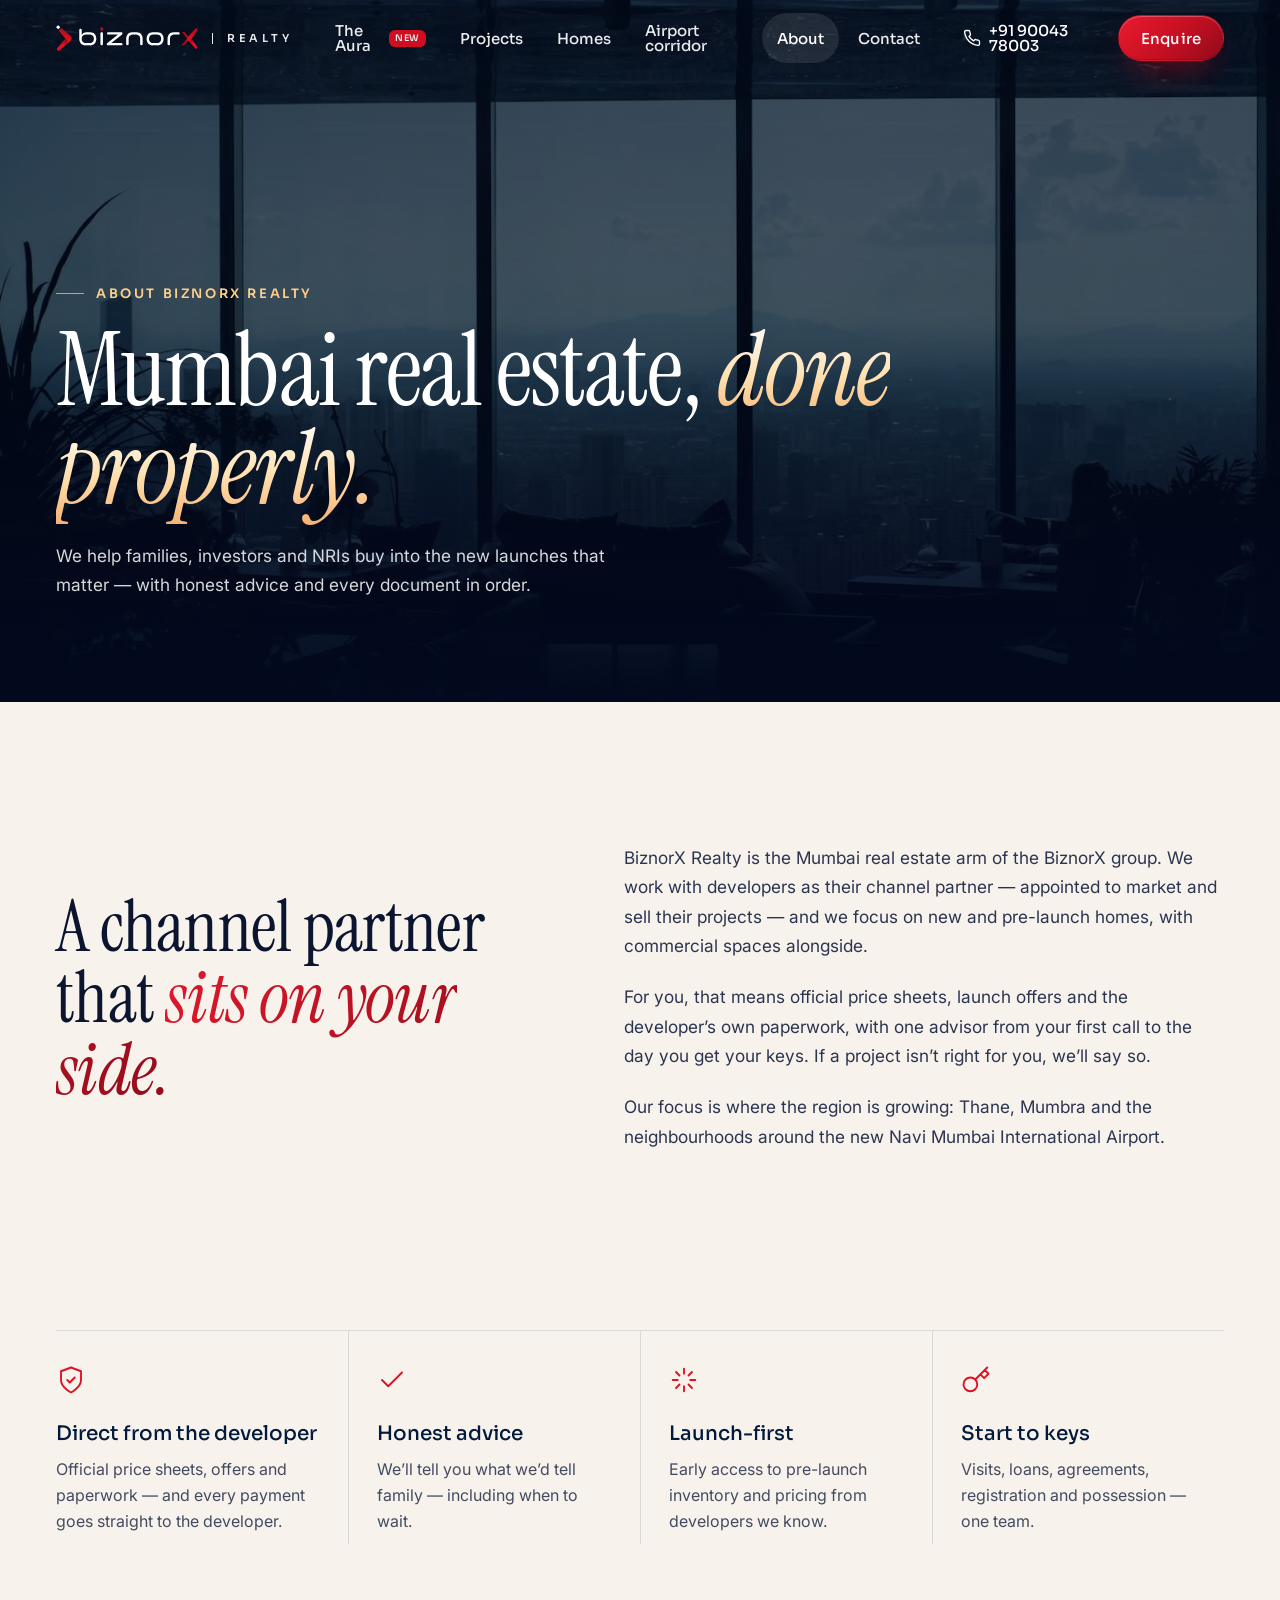
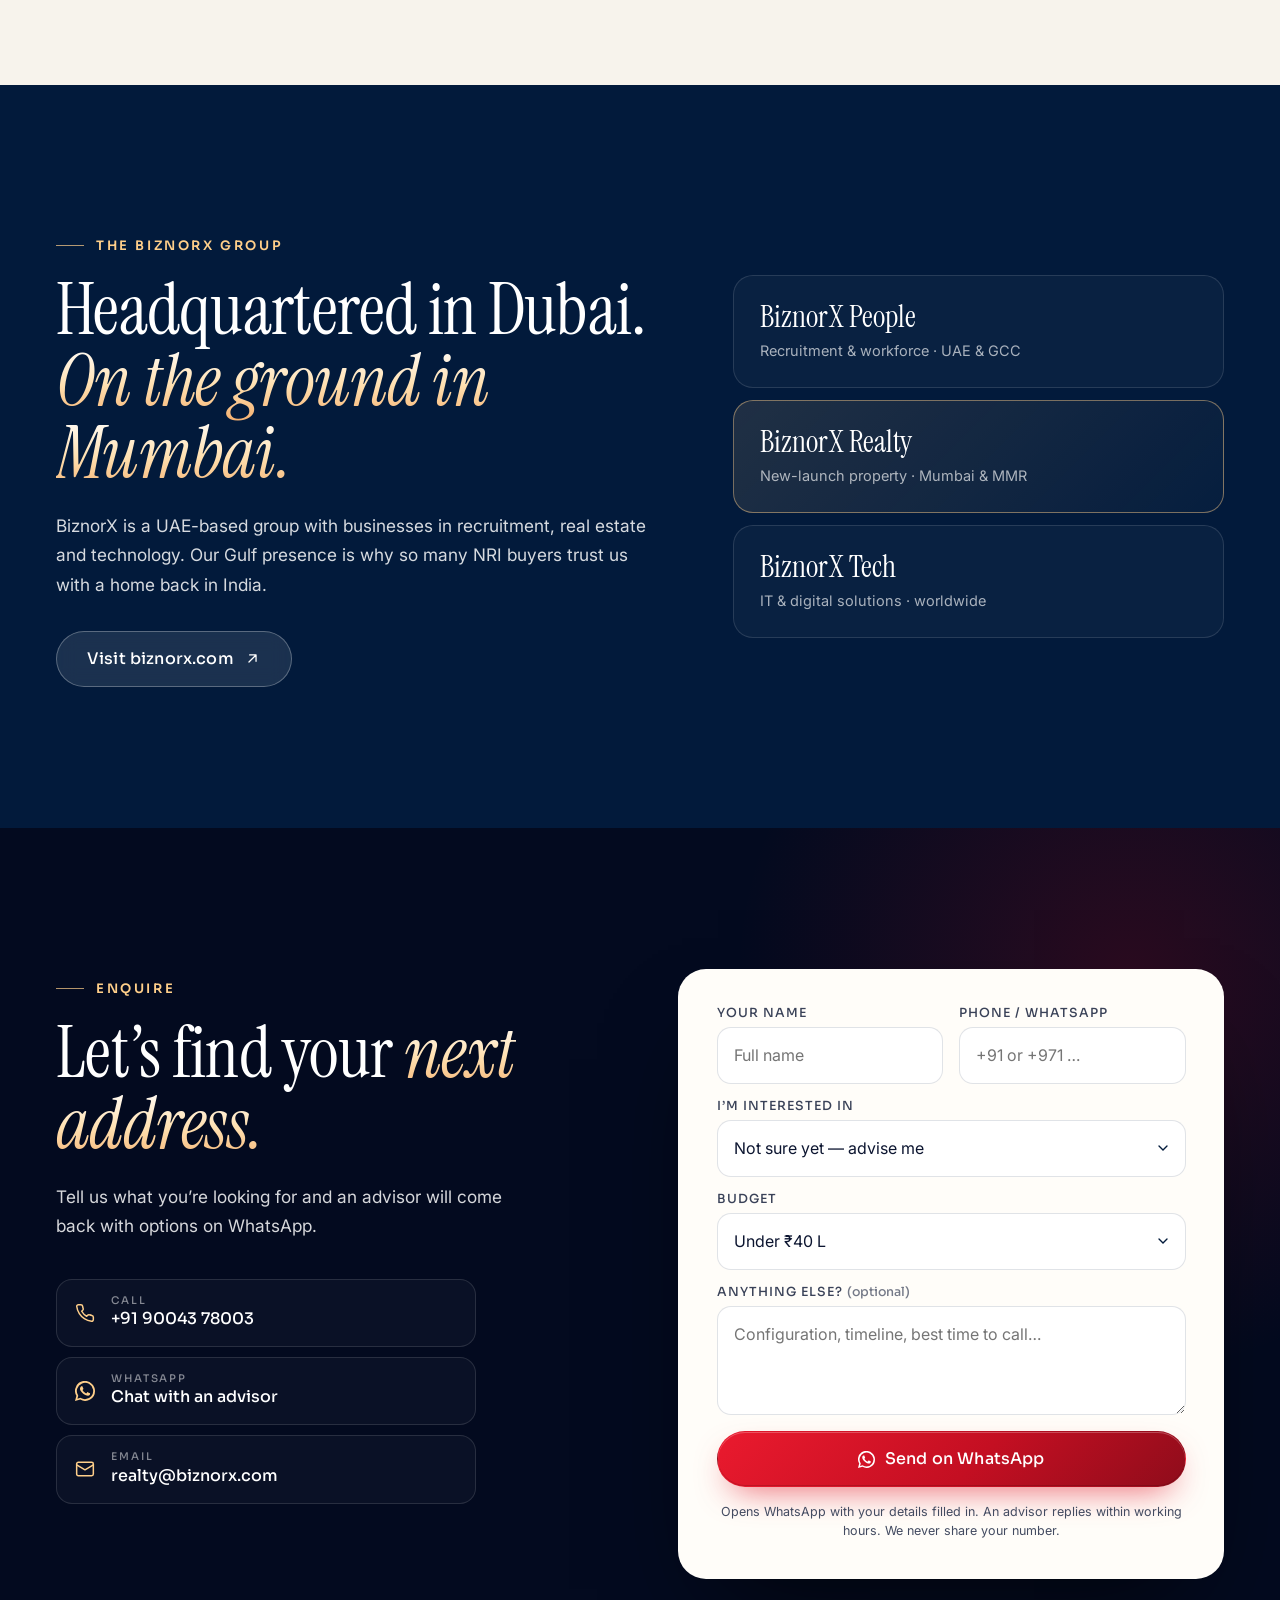
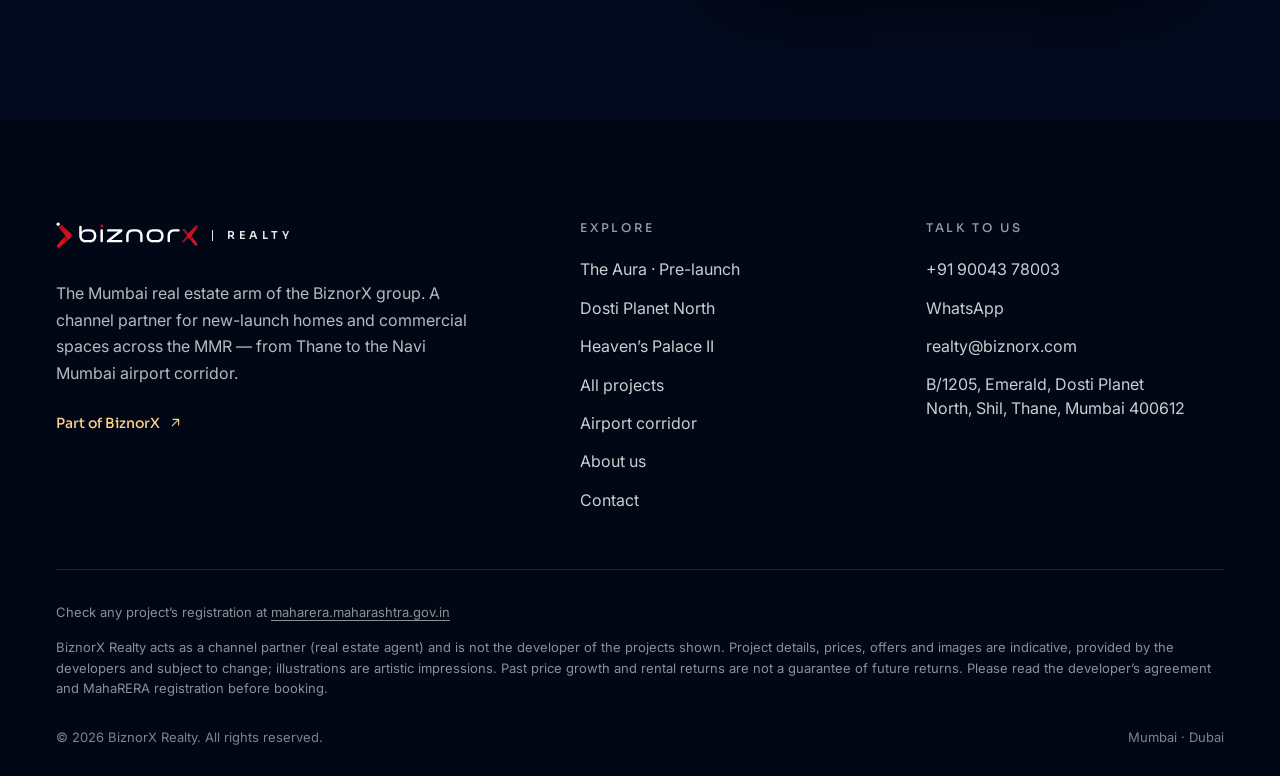
<file: site/about/index.html>
<!doctype html>
<html lang="en-IN">
<head>
<meta charset="utf-8">
<meta name="viewport" content="width=device-width, initial-scale=1, viewport-fit=cover">
<title>About BiznorX Realty | New-Launch Channel Partner in Mumbai</title>
<meta name="description" content="BiznorX Realty is the Mumbai real estate arm of the BiznorX group — a channel partner for new-launch homes and commercial property across the MMR.">
<meta name="robots" content="index,follow">
<meta name="facebook-domain-verification" content="81uxtne648thofjmoy9do44q72akgf" />
<link rel="canonical" href="https://biznorxrealty.com/about/">
<meta name="theme-color" content="#030a1f">
<meta property="og:type" content="website">
<meta property="og:title" content="About BiznorX Realty | New-Launch Channel Partner in Mumbai">
<meta property="og:description" content="BiznorX Realty is the Mumbai real estate arm of the BiznorX group — a channel partner for new-launch homes and commercial property across the MMR.">
<meta property="og:url" content="https://biznorxrealty.com/about/">
<meta property="og:image" content="https://biznorxrealty.com/assets/img/og.jpg">
<meta name="twitter:card" content="summary_large_image">
<link rel="icon" href="../assets/brand/favicon.svg" type="image/svg+xml">
<link rel="preconnect" href="https://fonts.googleapis.com">
<link rel="preconnect" href="https://fonts.gstatic.com" crossorigin>
<link href="https://fonts.googleapis.com/css2?family=Instrument+Serif:ital@0;1&family=Inter:wght@400;500;600&family=Sora:wght@400;500;600&display=swap" rel="stylesheet">
<link rel="stylesheet" href="../assets/css/style.css?v=d21da0c6">
<script>document.documentElement.classList.add('js')</script>
<script type="application/ld+json">{"@context":"https://schema.org","@type":"RealEstateAgent","name":"BiznorX Realty","url":"https://biznorxrealty.com","telephone":"+919004378003","email":"realty@biznorx.com","areaServed":["Mumbai","Thane","Navi Mumbai"],"address":{"@type":"PostalAddress","streetAddress":"B/1205, Emerald, Dosti Planet North, Shil","addressLocality":"Thane","postalCode":"400612","addressRegion":"Maharashtra","addressCountry":"IN"},"logo":"https://biznorxrealty.com/assets/brand/logo.svg","image":"https://biznorxrealty.com/assets/img/og.jpg","parentOrganization":{"@type":"Organization","name":"BiznorX","url":"https://biznorx.com"}}</script>

</head>
<body class="pg-about">
<a class="skip-link" href="#main">Skip to content</a>
<header class="site-header" data-header>
  <div class="hdr">
    <a class="brand" href="../" aria-label="BiznorX Realty home">
      <img class="logo-w" src="../assets/brand/logo-white.svg" alt="BiznorX" width="150" height="27">
      <img class="logo-d" src="../assets/brand/logo.svg" alt="" width="150" height="27">
      <span class="brand-tag">Realty</span>
    </a>
    <nav class="nav" aria-label="Main"><a href="../aura/">The Aura<i class="nav-new">New</i></a><a href="../projects/">Projects</a><a href="../#homes">Homes</a><a href="../#corridor">Airport corridor</a><a href="../about/" aria-current="page">About</a><a href="../contact/">Contact</a></nav>
    <div class="hdr-cta">
      <a class="hdr-phone" href="tel:+919004378003"><svg class="ic" viewBox="0 0 24 24" fill="none" stroke="currentColor" stroke-width="1.8" stroke-linecap="round" stroke-linejoin="round" aria-hidden="true"><path d="M22 16.9v3a2 2 0 0 1-2.2 2 19.8 19.8 0 0 1-8.6-3.1 19.5 19.5 0 0 1-6-6A19.8 19.8 0 0 1 2.1 4.2 2 2 0 0 1 4.1 2h3a2 2 0 0 1 2 1.7c.1 1 .4 1.9.7 2.8a2 2 0 0 1-.5 2.1L8 9.9a16 16 0 0 0 6 6l1.3-1.3a2 2 0 0 1 2.1-.4c.9.3 1.8.6 2.8.7a2 2 0 0 1 1.7 2z"/></svg><span>+91 90043 78003</span></a>
      <a class="btn btn-red btn-sm" href="#enquire">Enquire</a>
      <button class="menu-btn" type="button" aria-label="Open menu" aria-expanded="false" data-menu-btn><svg class="ic" viewBox="0 0 24 24" fill="none" stroke="currentColor" stroke-width="1.8" stroke-linecap="round" stroke-linejoin="round" aria-hidden="true"><path d="M4 7h16M4 12h16M4 17h10"/></svg></button>
    </div>
  </div>
</header>
<div class="mnav" data-menu hidden>
  <div class="mnav-inner">
    <nav aria-label="Mobile"><a href="../aura/">The Aura<i class="nav-new">New</i></a><a href="../projects/">Projects</a><a href="../#homes">Homes</a><a href="../#corridor">Airport corridor</a><a href="../about/" aria-current="page">About</a><a href="../contact/">Contact</a></nav>
    <div class="mnav-foot">
      <a class="btn btn-red" href="#enquire">Enquire now <svg class="ic" viewBox="0 0 24 24" fill="none" stroke="currentColor" stroke-width="1.8" stroke-linecap="round" stroke-linejoin="round" aria-hidden="true"><path d="M5 12h14M13 6l6 6-6 6"/></svg></a>
      <a class="btn btn-ghost" href="https://wa.me/919004378003?text=Hi%20BiznorX%20Realty%2C%20I%20would%20like%20to%20know%20more." target="_blank" rel="noopener"><svg class="ic" viewBox="0 0 24 24" fill="currentColor" aria-hidden="true"><path d="M17.5 14.4c-.3-.1-1.8-.9-2-1-.3-.1-.5-.1-.7.1-.2.3-.8 1-.9 1.2-.2.2-.3.2-.6.1-.3-.1-1.3-.5-2.4-1.5-.9-.8-1.5-1.8-1.7-2.1-.2-.3 0-.5.1-.6l.4-.5c.2-.2.2-.3.3-.5.1-.2 0-.4 0-.5l-.9-2.2c-.2-.6-.5-.5-.7-.5h-.6c-.2 0-.5.1-.8.4-.3.3-1 1-1 2.5s1.1 2.9 1.2 3.1c.1.2 2.1 3.2 5.1 4.5.7.3 1.3.5 1.7.6.7.2 1.4.2 1.9.1.6-.1 1.8-.7 2-1.4.2-.7.2-1.3.2-1.4-.1-.1-.3-.2-.6-.3zM12 21.8c-1.8 0-3.5-.5-5-1.4l-.4-.2-3.7 1 1-3.6-.2-.4A9.8 9.8 0 1 1 12 21.8zm8.4-18.2A11.8 11.8 0 0 0 1.7 17.8L0 24l6.3-1.7A11.8 11.8 0 0 0 24 12c0-3.2-1.2-6.1-3.6-8.4z"/></svg> WhatsApp</a>
      <a class="mnav-phone" href="tel:+919004378003">+91 90043 78003</a>
    </div>
  </div>
</div>
<main id="main">

<section class="phero" data-theme="dark">
  <img class="phero-bg" src="../assets/img/skyline-view.webp" srcset="../assets/img/skyline-view-sm.webp 900w, ../assets/img/skyline-view.webp 1400w" sizes="100vw" alt="Mumbai skyline seen from a high-floor apartment">
  <div class="wrap phero-inner">
    <span class="eyebrow">About BiznorX Realty</span>
    <h1>Mumbai real estate, <em>done properly.</em></h1>
    <p class="lead">We help families, investors and NRIs buy into the new launches that matter — with honest advice and every document in order.</p>
  </div>
</section>

<section class="story" data-theme="light">
  <div class="wrap story-grid">
    <div><span class="eyebrow reveal">Who we are</span><h2 class="reveal">A channel partner that <em>sits on your side.</em></h2></div>
    <div class="story-copy">
      <p class="reveal">BiznorX Realty is the Mumbai real estate arm of the BiznorX group. We work with developers as their channel partner — appointed to market and sell their projects — and we focus on new and pre-launch homes, with commercial spaces alongside.</p>
      <p class="reveal">For you, that means official price sheets, launch offers and the developer’s own paperwork, with one advisor from your first call to the day you get your keys. If a project isn’t right for you, we’ll say so.</p>
      <p class="reveal">Our focus is where the region is growing: Thane, Mumbra and the neighbourhoods around the new Navi Mumbai International Airport.</p>
    </div>
  </div>
</section>

<section class="why why-alt" data-theme="light">
  <div class="wrap">
    <div class="pillars">
      <div class="pillar reveal"><svg class="ic" viewBox="0 0 24 24" fill="none" stroke="currentColor" stroke-width="1.8" stroke-linecap="round" stroke-linejoin="round" aria-hidden="true"><path d="M12 22s8-4 8-10V5l-8-3-8 3v7c0 6 8 10 8 10z"/><path d="m9 12 2 2 4-4"/></svg><h3>Direct from the developer</h3><p>Official price sheets, offers and paperwork — and every payment goes straight to the developer.</p></div>
      <div class="pillar reveal"><svg class="ic" viewBox="0 0 24 24" fill="none" stroke="currentColor" stroke-width="1.8" stroke-linecap="round" stroke-linejoin="round" aria-hidden="true"><path d="M20 6 9 17l-5-5"/></svg><h3>Honest advice</h3><p>We’ll tell you what we’d tell family — including when to wait.</p></div>
      <div class="pillar reveal"><svg class="ic" viewBox="0 0 24 24" fill="none" stroke="currentColor" stroke-width="1.8" stroke-linecap="round" stroke-linejoin="round" aria-hidden="true"><path d="M12 3v4M12 17v4M3 12h4M17 12h4M5.6 5.6l2.8 2.8M15.6 15.6l2.8 2.8M5.6 18.4l2.8-2.8M15.6 8.4l2.8-2.8"/></svg><h3>Launch-first</h3><p>Early access to pre-launch inventory and pricing from developers we know.</p></div>
      <div class="pillar reveal"><svg class="ic" viewBox="0 0 24 24" fill="none" stroke="currentColor" stroke-width="1.8" stroke-linecap="round" stroke-linejoin="round" aria-hidden="true"><circle cx="7.5" cy="15.5" r="5.5"/><path d="m21 2-9.6 9.6M15.5 7.5l3 3L22 7l-3-3"/></svg><h3>Start to keys</h3><p>Visits, loans, agreements, registration and possession — one team.</p></div>
    </div>
  </div>
</section>

<section class="group" data-theme="dark">
  <div class="wrap group-grid">
    <div>
      <span class="eyebrow reveal">The BiznorX group</span>
      <h2 class="reveal">Headquartered in Dubai. <em>On the ground in Mumbai.</em></h2>
      <p class="lead reveal">BiznorX is a UAE-based group with businesses in recruitment, real estate and technology. Our Gulf presence is why so many NRI buyers trust us with a home back in India.</p>
      <a class="btn btn-glass reveal" href="https://biznorx.com" target="_blank" rel="noopener">Visit biznorx.com <svg class="ic" viewBox="0 0 24 24" fill="none" stroke="currentColor" stroke-width="1.8" stroke-linecap="round" stroke-linejoin="round" aria-hidden="true"><path d="M7 17 17 7M8 7h9v9"/></svg></a>
    </div>
    <ul class="divs">
      <li class="reveal"><b>BiznorX People</b><span>Recruitment &amp; workforce · UAE &amp; GCC</span></li>
      <li class="reveal on"><b>BiznorX Realty</b><span>New-launch property · Mumbai &amp; MMR</span></li>
      <li class="reveal"><b>BiznorX Tech</b><span>IT &amp; digital solutions · worldwide</span></li>
    </ul>
  </div>
</section>
<section class="enquire" id="enquire" data-theme="dark">
  <div class="enq-glow" aria-hidden="true"></div>
  <div class="wrap enq-grid">
    <div class="enq-copy">
      <span class="eyebrow reveal">Enquire</span>
      <h2 class="reveal">Let’s find your <em>next address.</em></h2>
      <p class="lead reveal">Tell us what you’re looking for and an advisor will come back with options on WhatsApp.</p>
      <ul class="enq-contacts reveal">
        <li><a href="tel:+919004378003"><svg class="ic" viewBox="0 0 24 24" fill="none" stroke="currentColor" stroke-width="1.8" stroke-linecap="round" stroke-linejoin="round" aria-hidden="true"><path d="M22 16.9v3a2 2 0 0 1-2.2 2 19.8 19.8 0 0 1-8.6-3.1 19.5 19.5 0 0 1-6-6A19.8 19.8 0 0 1 2.1 4.2 2 2 0 0 1 4.1 2h3a2 2 0 0 1 2 1.7c.1 1 .4 1.9.7 2.8a2 2 0 0 1-.5 2.1L8 9.9a16 16 0 0 0 6 6l1.3-1.3a2 2 0 0 1 2.1-.4c.9.3 1.8.6 2.8.7a2 2 0 0 1 1.7 2z"/></svg><span><small>Call</small>+91 90043 78003</span></a></li>
        <li><a href="https://wa.me/919004378003?text=Hi%20BiznorX%20Realty%2C%20I%20would%20like%20to%20know%20more." target="_blank" rel="noopener"><svg class="ic" viewBox="0 0 24 24" fill="currentColor" aria-hidden="true"><path d="M17.5 14.4c-.3-.1-1.8-.9-2-1-.3-.1-.5-.1-.7.1-.2.3-.8 1-.9 1.2-.2.2-.3.2-.6.1-.3-.1-1.3-.5-2.4-1.5-.9-.8-1.5-1.8-1.7-2.1-.2-.3 0-.5.1-.6l.4-.5c.2-.2.2-.3.3-.5.1-.2 0-.4 0-.5l-.9-2.2c-.2-.6-.5-.5-.7-.5h-.6c-.2 0-.5.1-.8.4-.3.3-1 1-1 2.5s1.1 2.9 1.2 3.1c.1.2 2.1 3.2 5.1 4.5.7.3 1.3.5 1.7.6.7.2 1.4.2 1.9.1.6-.1 1.8-.7 2-1.4.2-.7.2-1.3.2-1.4-.1-.1-.3-.2-.6-.3zM12 21.8c-1.8 0-3.5-.5-5-1.4l-.4-.2-3.7 1 1-3.6-.2-.4A9.8 9.8 0 1 1 12 21.8zm8.4-18.2A11.8 11.8 0 0 0 1.7 17.8L0 24l6.3-1.7A11.8 11.8 0 0 0 24 12c0-3.2-1.2-6.1-3.6-8.4z"/></svg><span><small>WhatsApp</small>Chat with an advisor</span></a></li>
        <li><a href="mailto:realty@biznorx.com"><svg class="ic" viewBox="0 0 24 24" fill="none" stroke="currentColor" stroke-width="1.8" stroke-linecap="round" stroke-linejoin="round" aria-hidden="true"><rect x="2" y="4" width="20" height="16" rx="2"/><path d="m22 7-10 6L2 7"/></svg><span><small>Email</small>realty@biznorx.com</span></a></li>
      </ul>
    </div>
    <form class="enq-form reveal" data-wa-form="919004378003" novalidate>
      <div class="f-row">
        <label class="f"><span>Your name</span><input name="Name" autocomplete="name" required placeholder="Full name"></label>
        <label class="f"><span>Phone / WhatsApp</span><input name="Phone" type="tel" autocomplete="tel" required placeholder="+91 or +971 …"></label>
      </div>
      <label class="f"><span>I’m interested in</span><select name="Interested in" data-interest-select><option>The Aura — Kausa, Mumbra (pre-launch EOI)</option><option>Dosti Planet North — Shil (pre-launch)</option><option>Heaven’s Palace II — Shil</option><option>Homes near Navi Mumbai airport</option><option>Homes in Thane / Mumbra</option><option>Commercial — shop / office</option><option selected>Not sure yet — advise me</option></select></label>
      <label class="f"><span>Budget</span><select name="Budget"><option>Under ₹40 L</option><option>₹40 – 75 L</option><option>₹75 L – 1.5 Cr</option><option>₹1.5 Cr +</option><option>Prefer to discuss</option></select></label>
      
      <label class="f"><span>Anything else? <em>(optional)</em></span><textarea name="Message" rows="3" placeholder="Configuration, timeline, best time to call…"></textarea></label>
      <button class="btn btn-red btn-block" type="submit"><svg class="ic" viewBox="0 0 24 24" fill="currentColor" aria-hidden="true"><path d="M17.5 14.4c-.3-.1-1.8-.9-2-1-.3-.1-.5-.1-.7.1-.2.3-.8 1-.9 1.2-.2.2-.3.2-.6.1-.3-.1-1.3-.5-2.4-1.5-.9-.8-1.5-1.8-1.7-2.1-.2-.3 0-.5.1-.6l.4-.5c.2-.2.2-.3.3-.5.1-.2 0-.4 0-.5l-.9-2.2c-.2-.6-.5-.5-.7-.5h-.6c-.2 0-.5.1-.8.4-.3.3-1 1-1 2.5s1.1 2.9 1.2 3.1c.1.2 2.1 3.2 5.1 4.5.7.3 1.3.5 1.7.6.7.2 1.4.2 1.9.1.6-.1 1.8-.7 2-1.4.2-.7.2-1.3.2-1.4-.1-.1-.3-.2-.6-.3zM12 21.8c-1.8 0-3.5-.5-5-1.4l-.4-.2-3.7 1 1-3.6-.2-.4A9.8 9.8 0 1 1 12 21.8zm8.4-18.2A11.8 11.8 0 0 0 1.7 17.8L0 24l6.3-1.7A11.8 11.8 0 0 0 24 12c0-3.2-1.2-6.1-3.6-8.4z"/></svg> Send on WhatsApp</button>
      <p class="f-note">Opens WhatsApp with your details filled in. An advisor replies within working hours. We never share your number.</p>
      <p class="f-error" data-form-error hidden>Please add your name and a phone number we can reach you on.</p>
    </form>
  </div>
</section>
</main>
<footer class="site-footer" data-theme="dark">
  <div class="wrap">
    <div class="ft-top">
      <div class="ft-brand">
        <a class="brand" href="../"><img src="../assets/brand/logo-white.svg" alt="BiznorX" width="150" height="27"><span class="brand-tag">Realty</span></a>
        <p>The Mumbai real estate arm of the BiznorX group. A channel partner for new-launch homes and commercial spaces across the MMR — from Thane to the Navi Mumbai airport corridor.</p>
        <a class="ft-group" href="https://biznorx.com" target="_blank" rel="noopener">Part of BiznorX <svg class="ic" viewBox="0 0 24 24" fill="none" stroke="currentColor" stroke-width="1.8" stroke-linecap="round" stroke-linejoin="round" aria-hidden="true"><path d="M7 17 17 7M8 7h9v9"/></svg></a>
      </div>
      <div class="ft-col">
        <h3>Explore</h3>
        <a href="../aura/">The Aura · Pre-launch</a>
        <a href="../projects/dosti-planet-north/">Dosti Planet North</a>
        <a href="../projects/heavens-palace/">Heaven’s Palace II</a>
        <a href="../projects/">All projects</a>
        <a href="../#corridor">Airport corridor</a>
        <a href="../about/">About us</a>
        <a href="../contact/">Contact</a>
      </div>
      <div class="ft-col">
        <h3>Talk to us</h3>
        <a href="tel:+919004378003">+91 90043 78003</a>
        <a href="https://wa.me/919004378003?text=Hi%20BiznorX%20Realty%2C%20I%20would%20like%20to%20know%20more." target="_blank" rel="noopener">WhatsApp</a>
        <a href="mailto:realty@biznorx.com">realty@biznorx.com</a>
        <a class="ft-addr" href="https://www.google.com/maps/search/?api=1&query=Emerald%2C+Dosti+Planet+North%2C+Shil%2C+Thane+400612" target="_blank" rel="noopener">B/1205, Emerald, Dosti Planet North, Shil, Thane, Mumbai 400612</a>
      </div>
    </div>
    <div class="ft-legal">
      <p>Check any project’s registration at <a href="https://maharera.maharashtra.gov.in" target="_blank" rel="noopener">maharera.maharashtra.gov.in</a></p>
      <p>BiznorX Realty acts as a channel partner (real estate agent) and is not the developer of the projects shown. Project details, prices, offers and images are indicative, provided by the developers and subject to change; illustrations are artistic impressions. Past price growth and rental returns are not a guarantee of future returns. Please read the developer’s agreement and MahaRERA registration before booking.</p>
      <div class="ft-bottom"><span>© 2026 BiznorX Realty. All rights reserved.</span><span>Mumbai · Dubai</span></div>
    </div>
  </div>
</footer>
<div class="mbar" data-mbar>
  <a href="tel:+919004378003"><svg class="ic" viewBox="0 0 24 24" fill="none" stroke="currentColor" stroke-width="1.8" stroke-linecap="round" stroke-linejoin="round" aria-hidden="true"><path d="M22 16.9v3a2 2 0 0 1-2.2 2 19.8 19.8 0 0 1-8.6-3.1 19.5 19.5 0 0 1-6-6A19.8 19.8 0 0 1 2.1 4.2 2 2 0 0 1 4.1 2h3a2 2 0 0 1 2 1.7c.1 1 .4 1.9.7 2.8a2 2 0 0 1-.5 2.1L8 9.9a16 16 0 0 0 6 6l1.3-1.3a2 2 0 0 1 2.1-.4c.9.3 1.8.6 2.8.7a2 2 0 0 1 1.7 2z"/></svg><span>Call</span></a>
  <a href="https://wa.me/919004378003?text=Hi%20BiznorX%20Realty%2C%20I%20would%20like%20to%20know%20more." target="_blank" rel="noopener"><svg class="ic" viewBox="0 0 24 24" fill="currentColor" aria-hidden="true"><path d="M17.5 14.4c-.3-.1-1.8-.9-2-1-.3-.1-.5-.1-.7.1-.2.3-.8 1-.9 1.2-.2.2-.3.2-.6.1-.3-.1-1.3-.5-2.4-1.5-.9-.8-1.5-1.8-1.7-2.1-.2-.3 0-.5.1-.6l.4-.5c.2-.2.2-.3.3-.5.1-.2 0-.4 0-.5l-.9-2.2c-.2-.6-.5-.5-.7-.5h-.6c-.2 0-.5.1-.8.4-.3.3-1 1-1 2.5s1.1 2.9 1.2 3.1c.1.2 2.1 3.2 5.1 4.5.7.3 1.3.5 1.7.6.7.2 1.4.2 1.9.1.6-.1 1.8-.7 2-1.4.2-.7.2-1.3.2-1.4-.1-.1-.3-.2-.6-.3zM12 21.8c-1.8 0-3.5-.5-5-1.4l-.4-.2-3.7 1 1-3.6-.2-.4A9.8 9.8 0 1 1 12 21.8zm8.4-18.2A11.8 11.8 0 0 0 1.7 17.8L0 24l6.3-1.7A11.8 11.8 0 0 0 24 12c0-3.2-1.2-6.1-3.6-8.4z"/></svg><span>WhatsApp</span></a>
  <a class="mbar-main" href="#enquire">Enquire now</a>
</div>
<a class="wa-float" href="https://wa.me/919004378003?text=Hi%20BiznorX%20Realty%2C%20I%20would%20like%20to%20know%20more." target="_blank" rel="noopener" aria-label="Chat on WhatsApp"><svg class="ic" viewBox="0 0 24 24" fill="currentColor" aria-hidden="true"><path d="M17.5 14.4c-.3-.1-1.8-.9-2-1-.3-.1-.5-.1-.7.1-.2.3-.8 1-.9 1.2-.2.2-.3.2-.6.1-.3-.1-1.3-.5-2.4-1.5-.9-.8-1.5-1.8-1.7-2.1-.2-.3 0-.5.1-.6l.4-.5c.2-.2.2-.3.3-.5.1-.2 0-.4 0-.5l-.9-2.2c-.2-.6-.5-.5-.7-.5h-.6c-.2 0-.5.1-.8.4-.3.3-1 1-1 2.5s1.1 2.9 1.2 3.1c.1.2 2.1 3.2 5.1 4.5.7.3 1.3.5 1.7.6.7.2 1.4.2 1.9.1.6-.1 1.8-.7 2-1.4.2-.7.2-1.3.2-1.4-.1-.1-.3-.2-.6-.3zM12 21.8c-1.8 0-3.5-.5-5-1.4l-.4-.2-3.7 1 1-3.6-.2-.4A9.8 9.8 0 1 1 12 21.8zm8.4-18.2A11.8 11.8 0 0 0 1.7 17.8L0 24l6.3-1.7A11.8 11.8 0 0 0 24 12c0-3.2-1.2-6.1-3.6-8.4z"/></svg></a>
<script src="../assets/js/main.js?v=d21da0c6" defer></script>
</body>
</html>
</file>
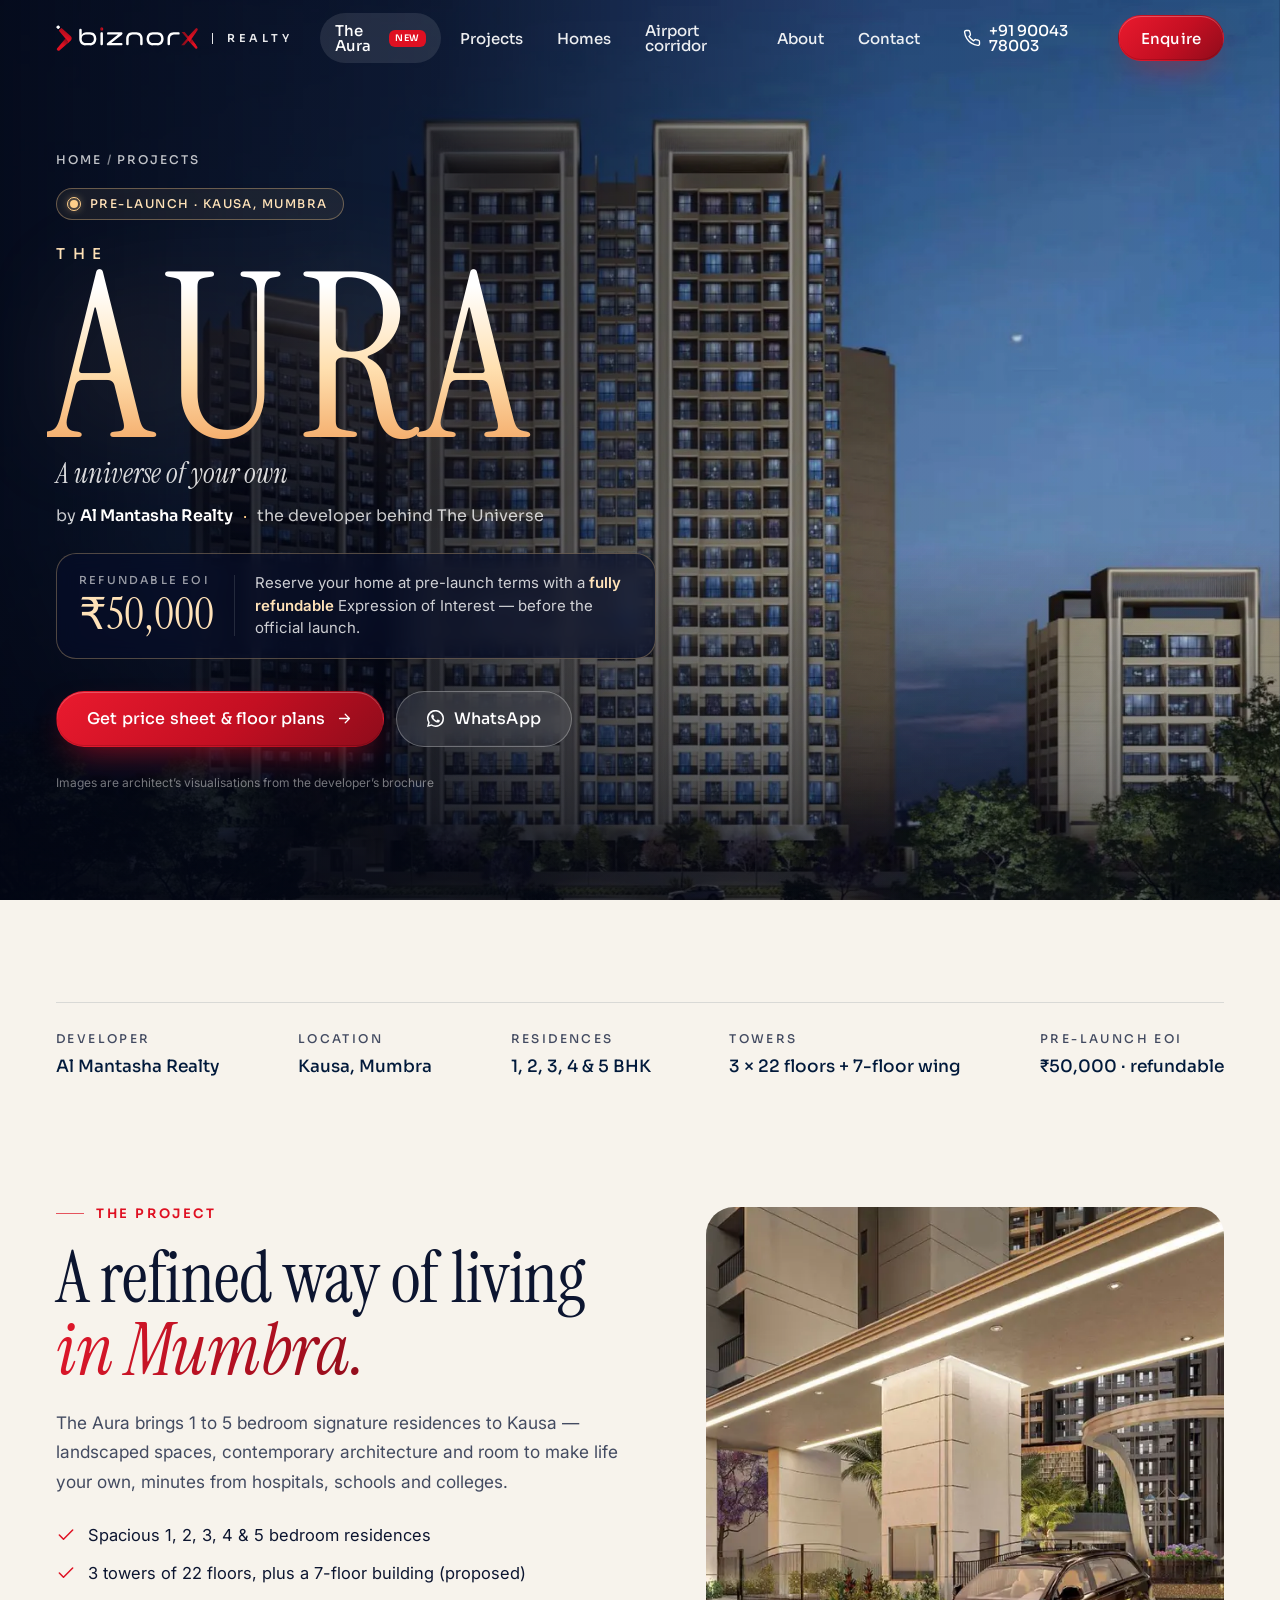
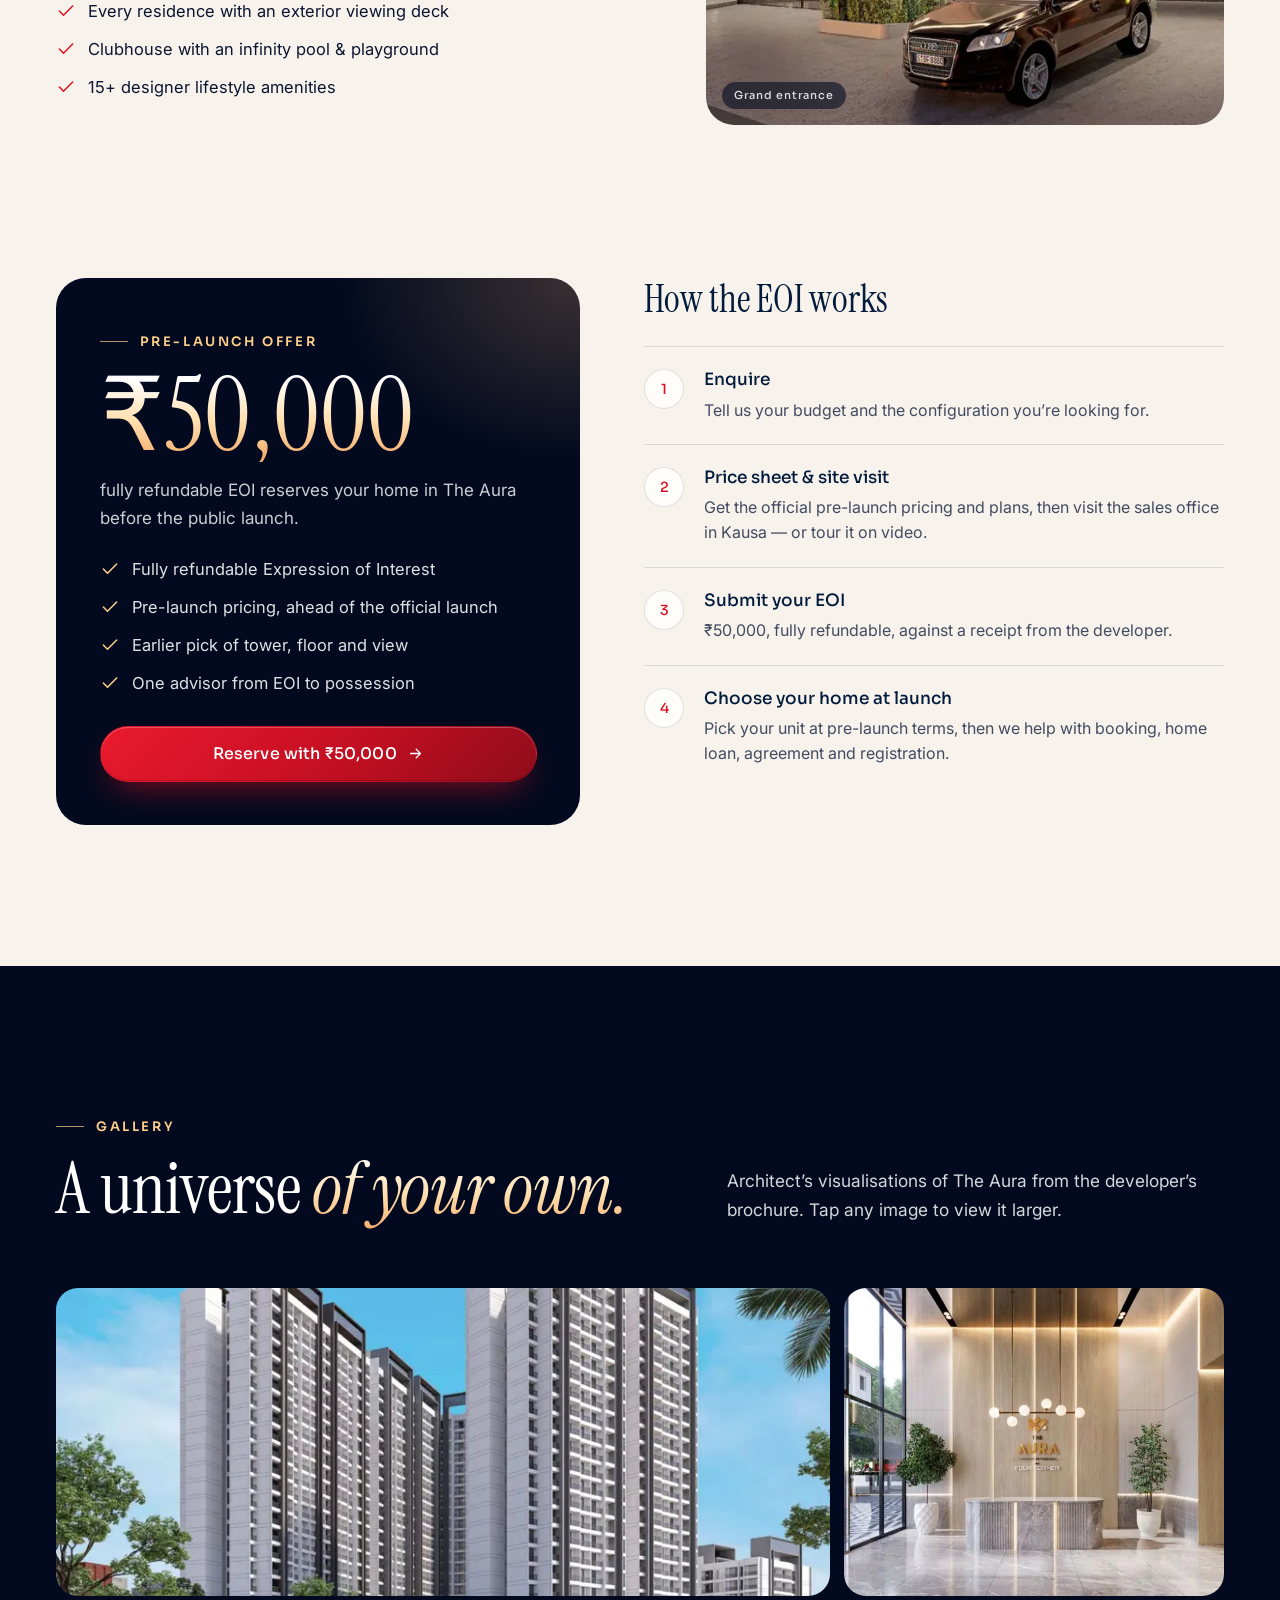
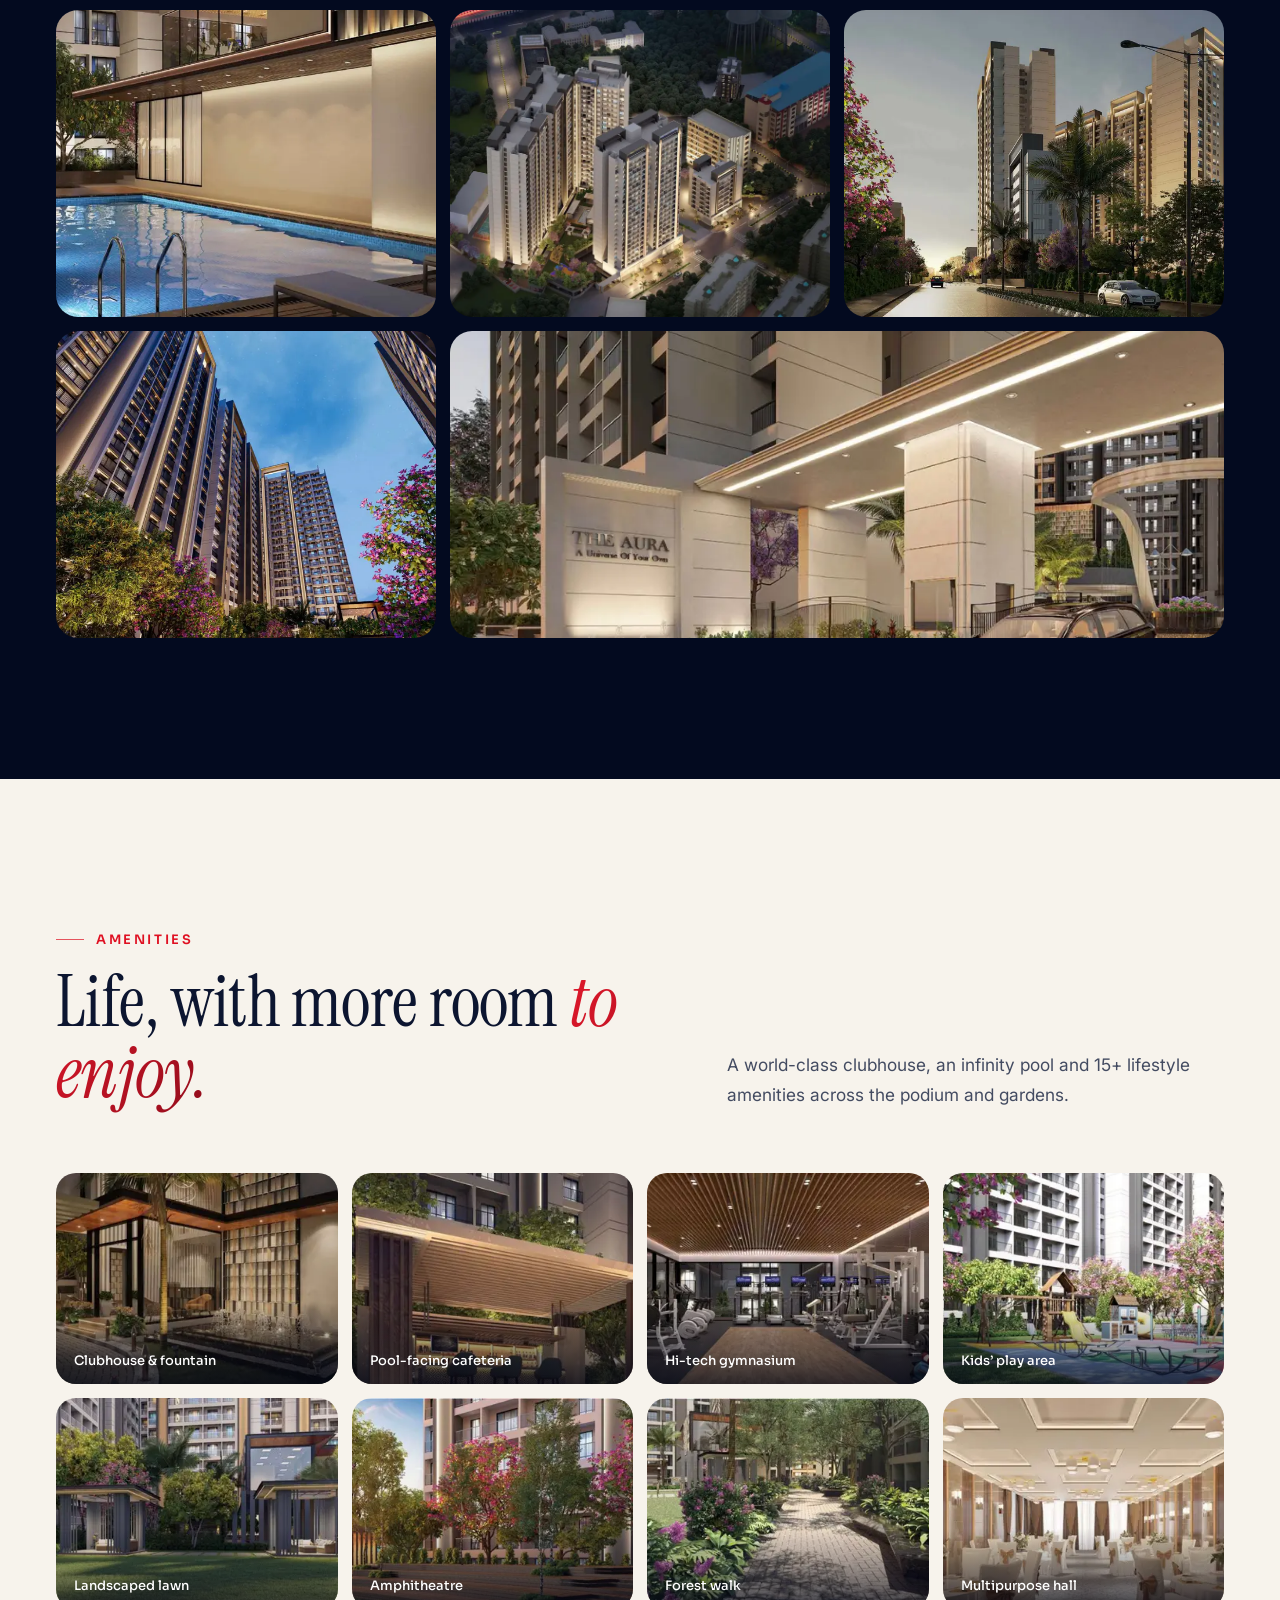
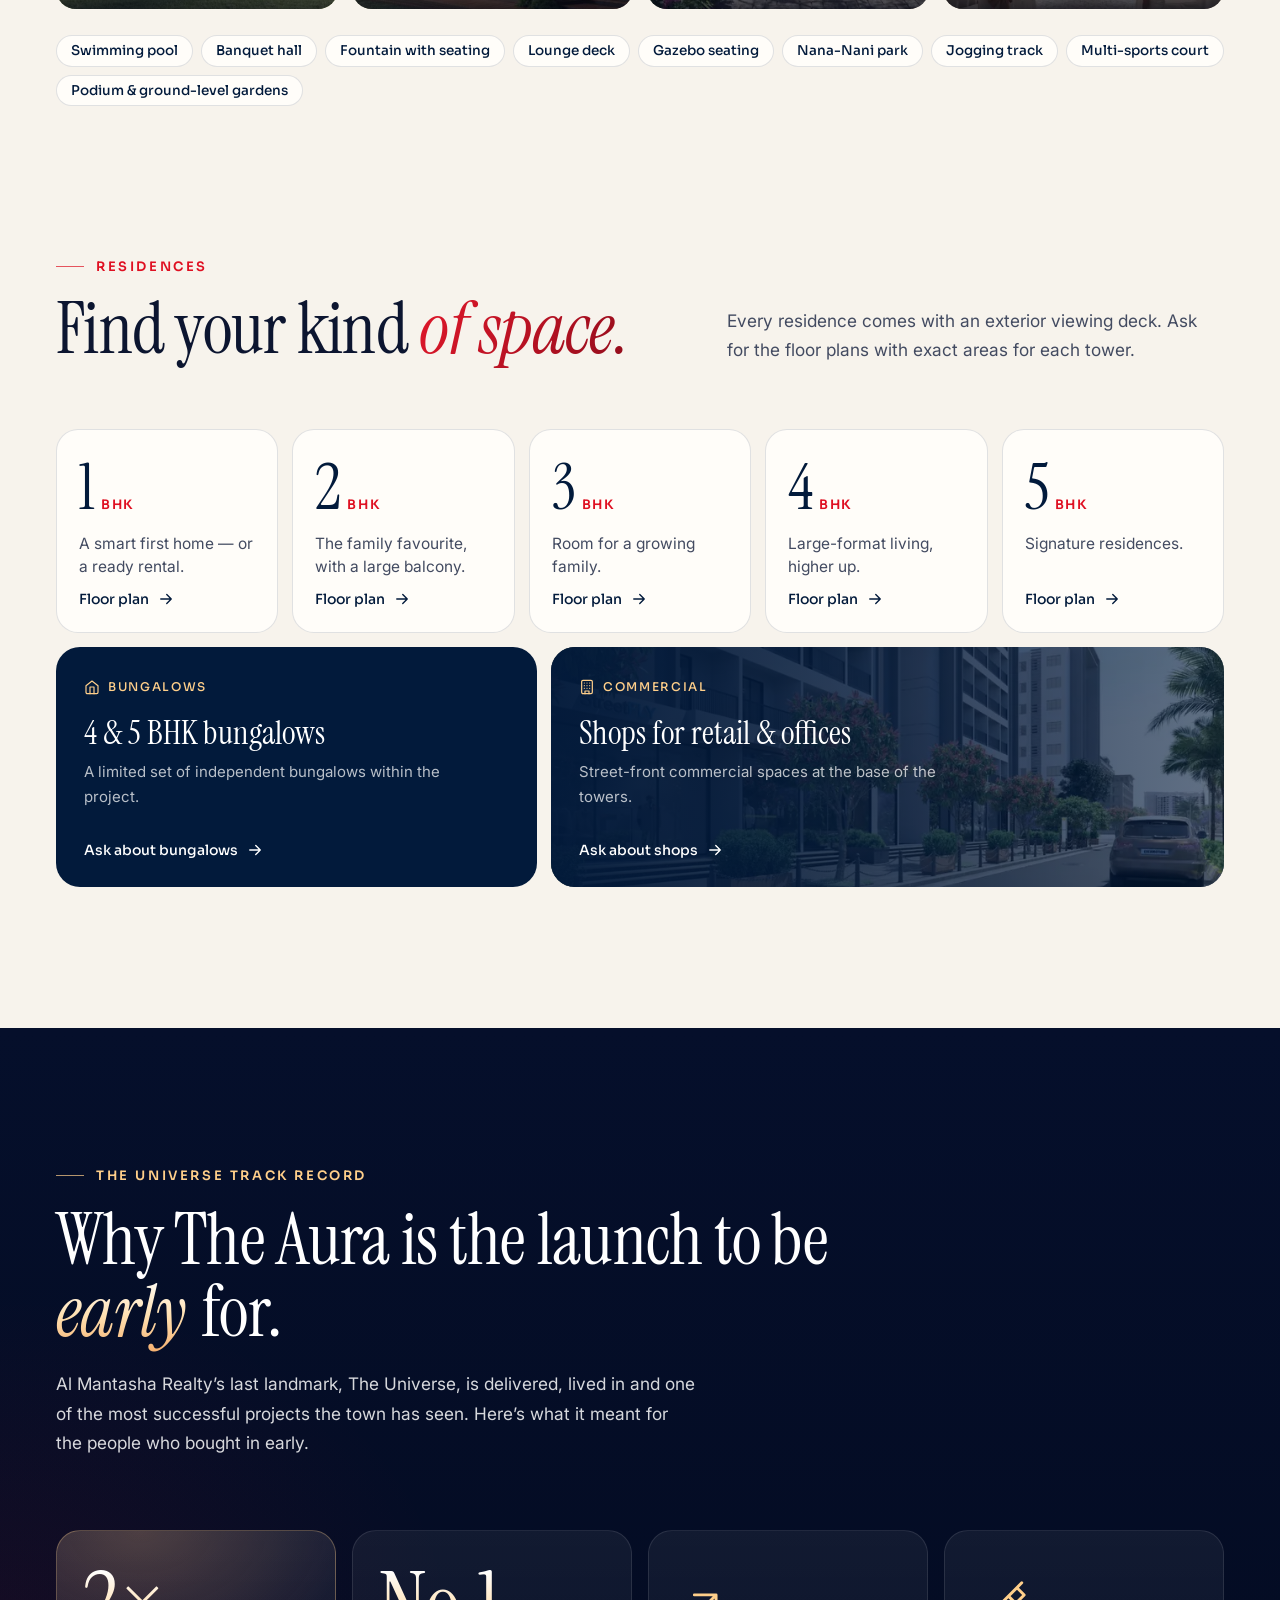
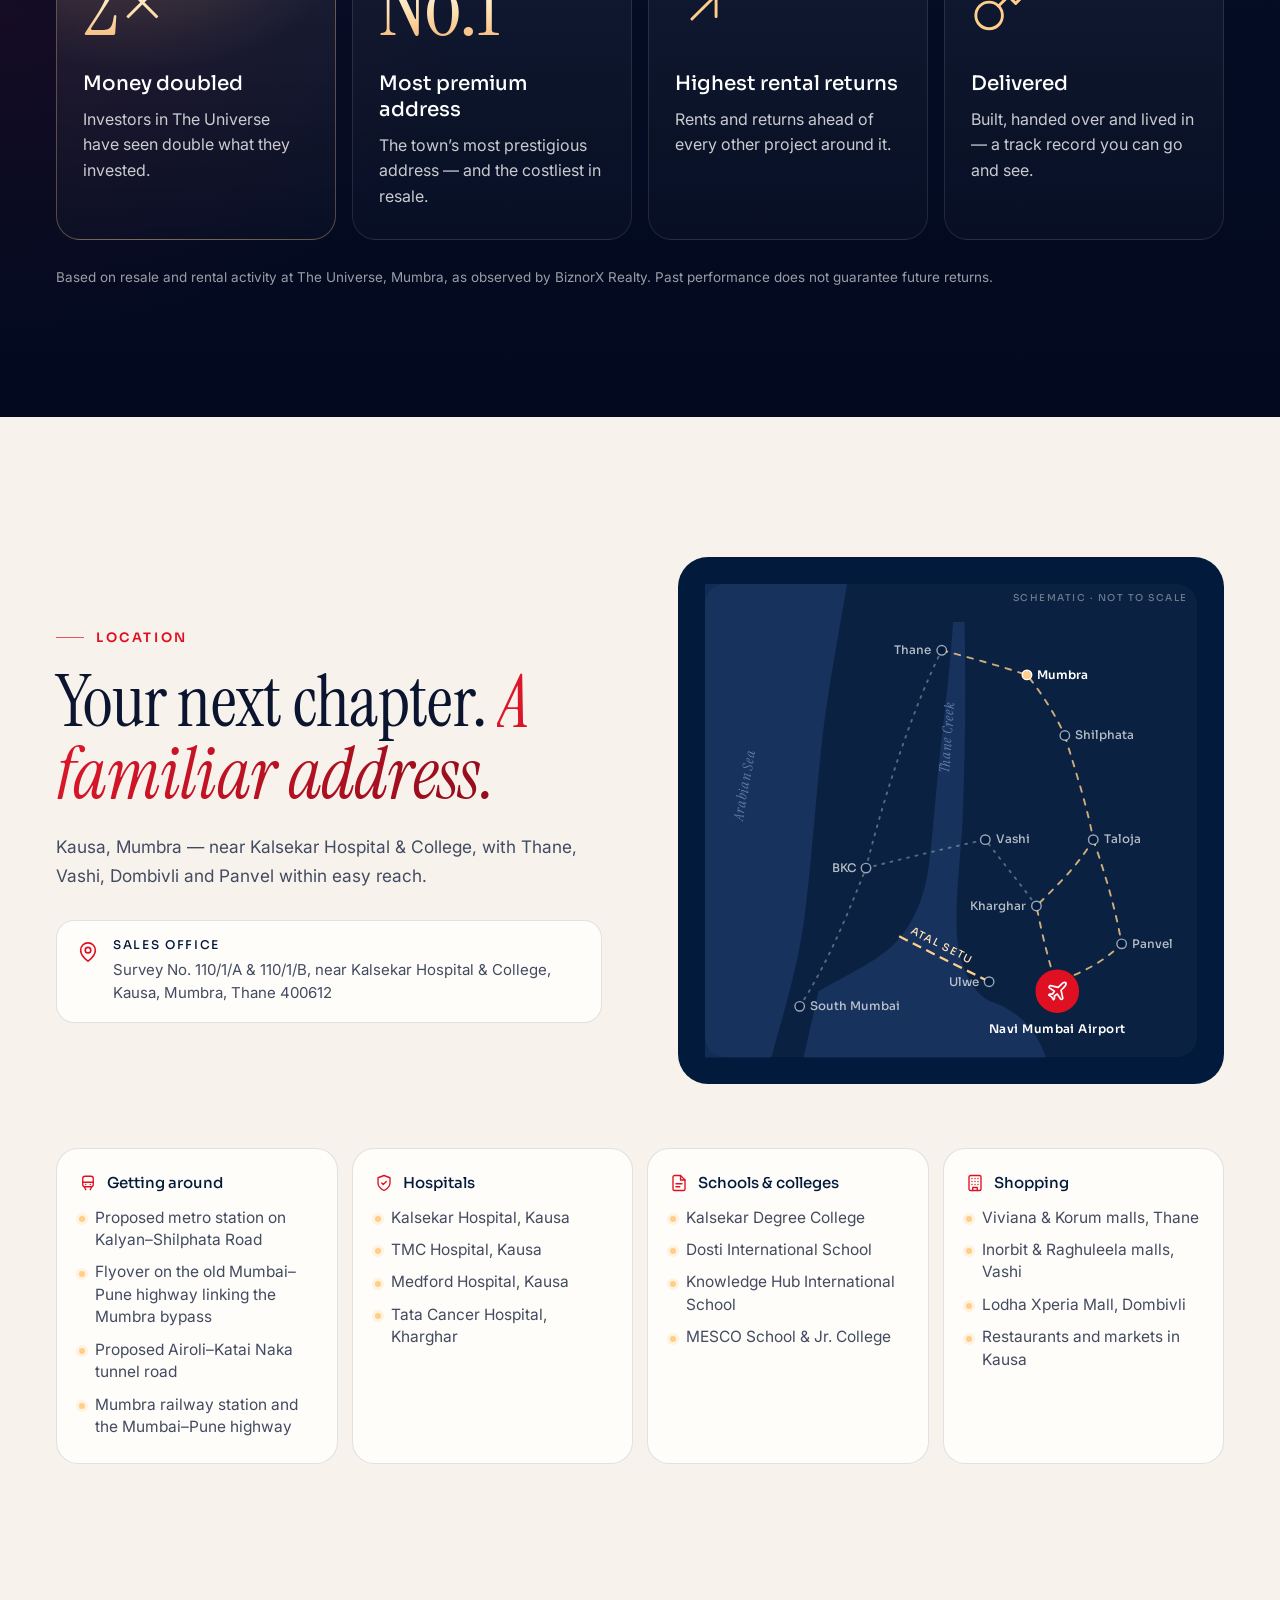
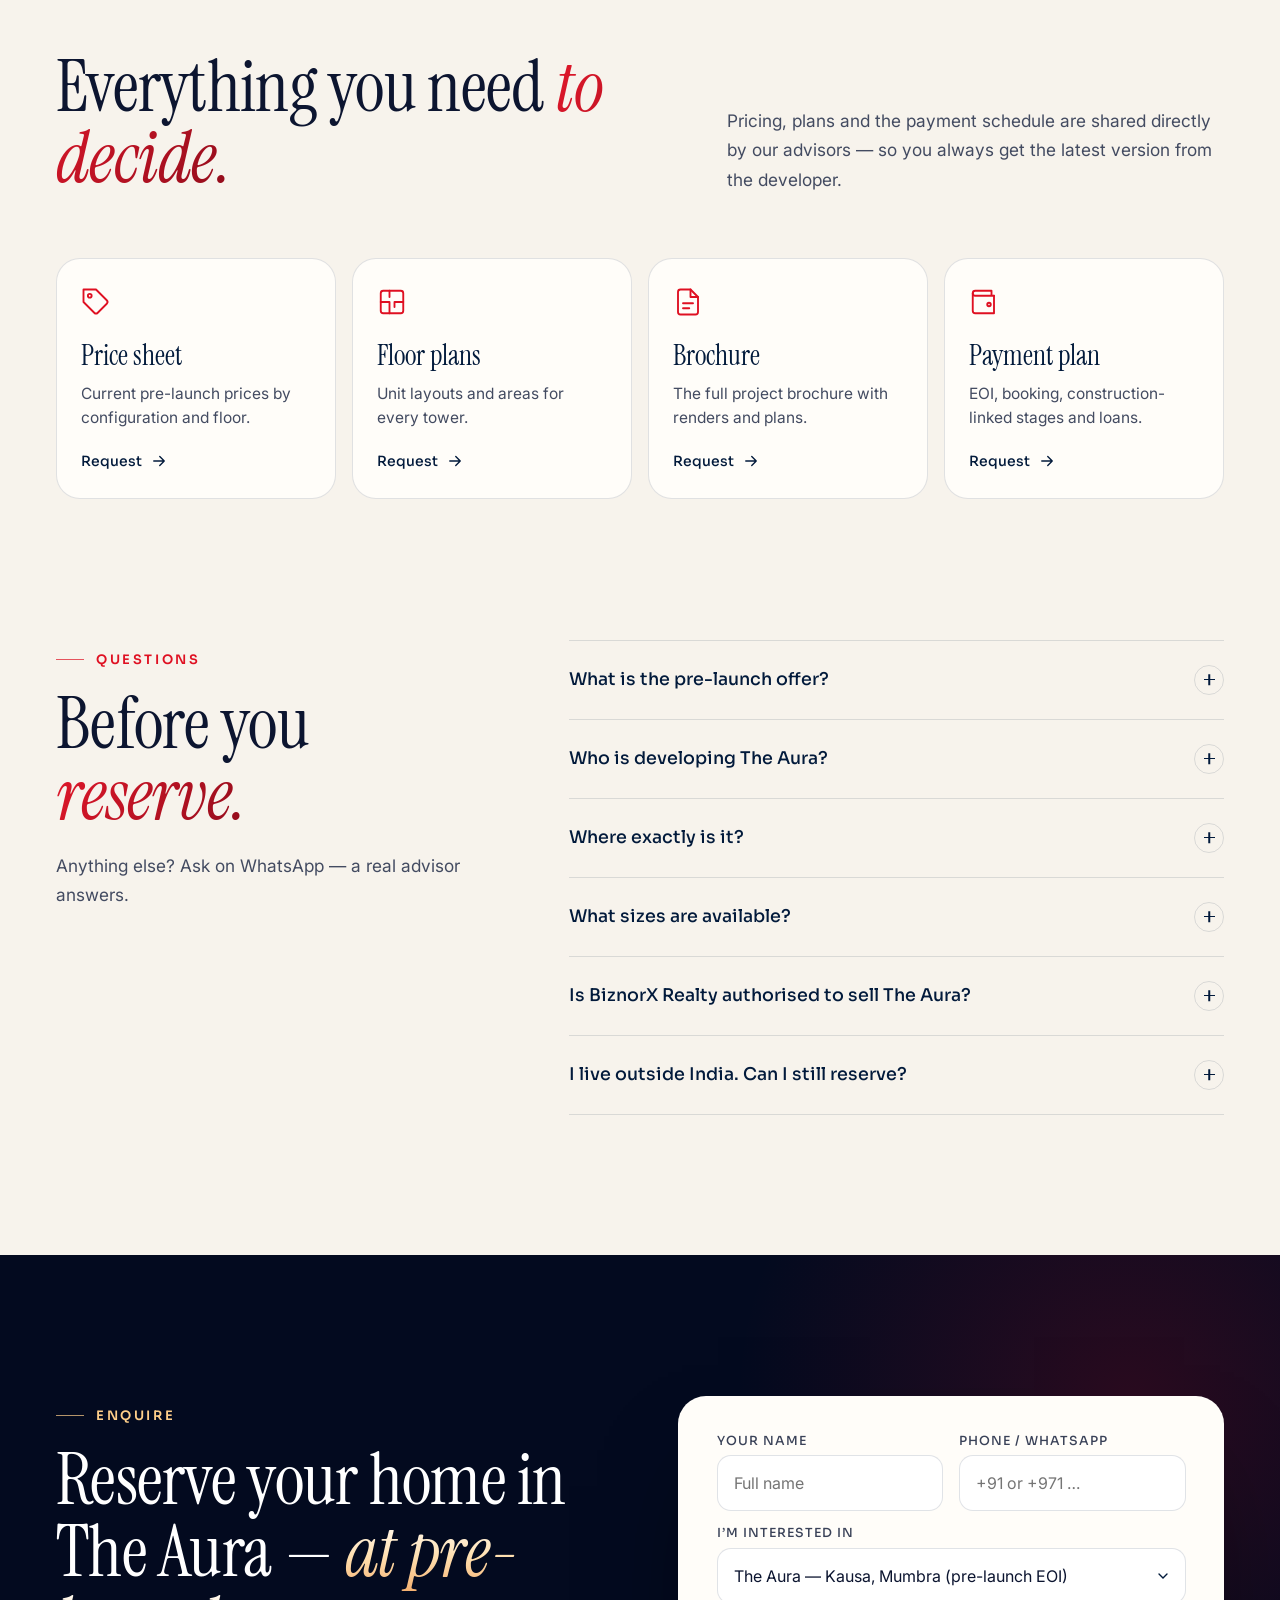
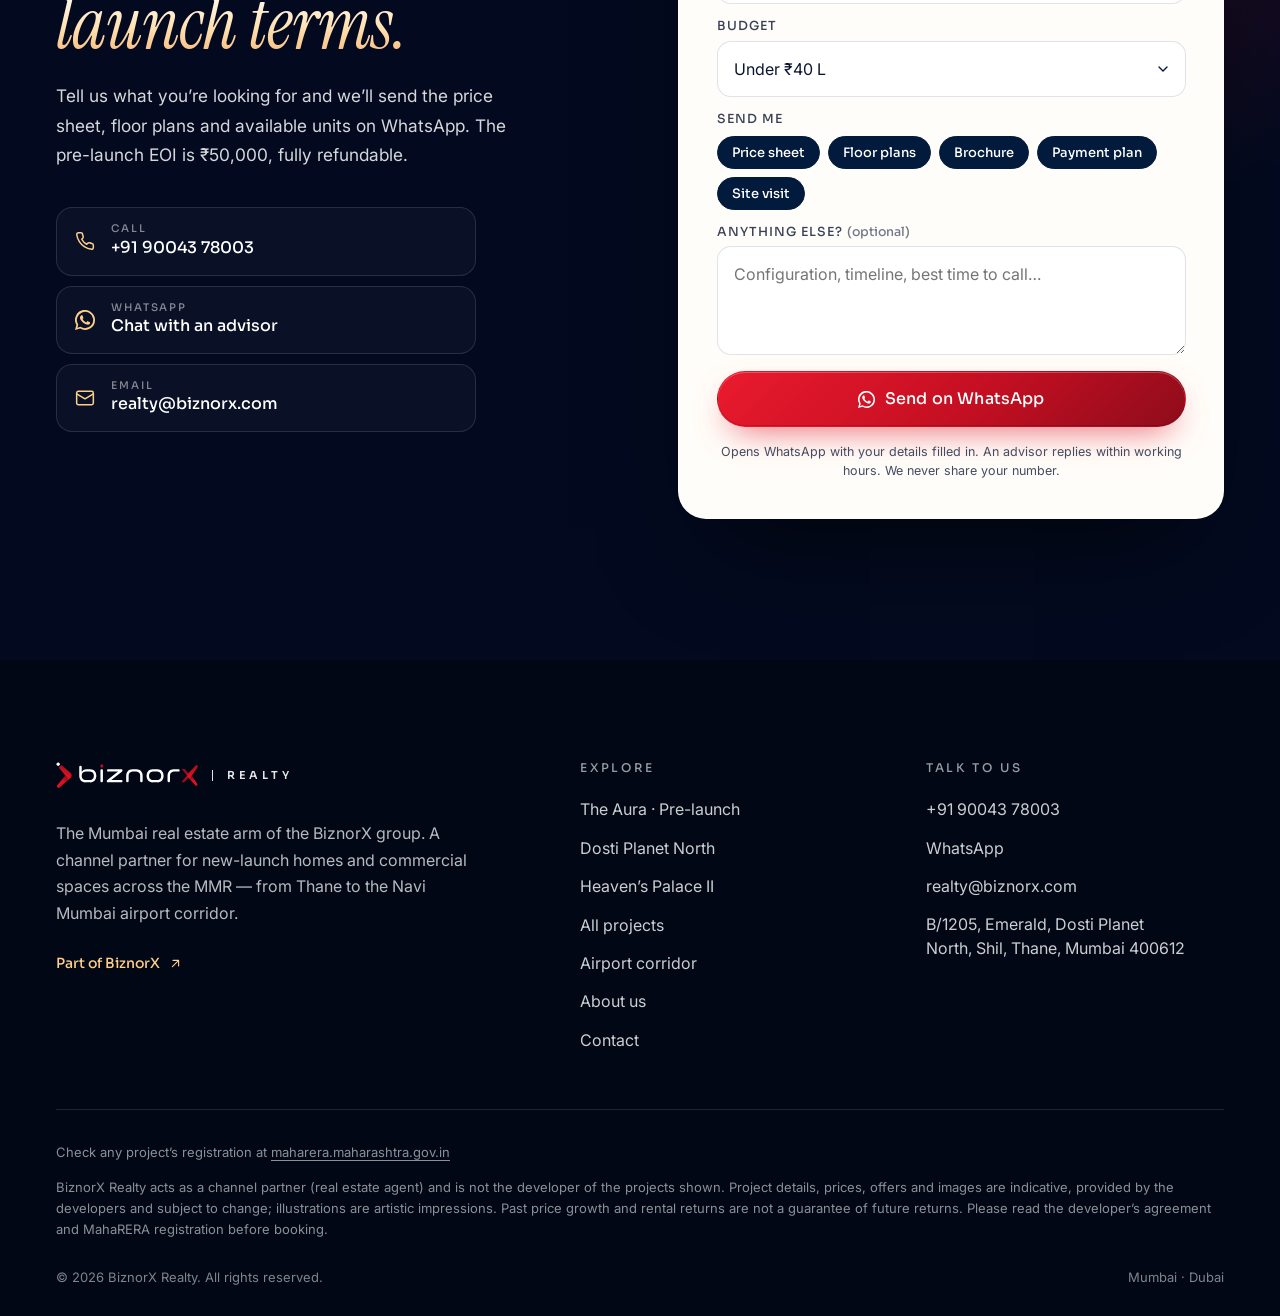
<file: site/aura/index.html>
<!doctype html>
<html lang="en-IN">
<head>
<meta charset="utf-8">
<meta name="viewport" content="width=device-width, initial-scale=1, viewport-fit=cover">
<title>The Aura by Al Mantasha Realty, Kausa, Mumbra | Pre-launch · Refundable EOI ₹50,000 | BiznorX Realty</title>
<meta name="description" content="The Aura, Kausa, Mumbra — 1 to 5 BHK signature residences in three 22-floor towers by Al Mantasha Realty, the developer behind Universal. Pre-launch open with a fully refundable ₹50,000 EOI through BiznorX Realty.">
<meta name="robots" content="index,follow">
<meta name="facebook-domain-verification" content="81uxtne648thofjmoy9do44q72akgf" />
<link rel="canonical" href="https://biznorxrealty.com/aura/">
<meta name="theme-color" content="#030a1f">
<meta property="og:type" content="website">
<meta property="og:title" content="The Aura by Al Mantasha Realty, Kausa, Mumbra | Pre-launch · Refundable EOI ₹50,000 | BiznorX Realty">
<meta property="og:description" content="The Aura, Kausa, Mumbra — 1 to 5 BHK signature residences in three 22-floor towers by Al Mantasha Realty, the developer behind Universal. Pre-launch open with a fully refundable ₹50,000 EOI through BiznorX Realty.">
<meta property="og:url" content="https://biznorxrealty.com/aura/">
<meta property="og:image" content="https://biznorxrealty.com/assets/img/og-aura.jpg">
<meta name="twitter:card" content="summary_large_image">
<link rel="icon" href="../assets/brand/favicon.svg" type="image/svg+xml">
<link rel="preconnect" href="https://fonts.googleapis.com">
<link rel="preconnect" href="https://fonts.gstatic.com" crossorigin>
<link href="https://fonts.googleapis.com/css2?family=Instrument+Serif:ital@0;1&family=Inter:wght@400;500;600&family=Sora:wght@400;500;600&display=swap" rel="stylesheet">
<link rel="stylesheet" href="../assets/css/style.css?v=d21da0c6">
<script>document.documentElement.classList.add('js')</script>
<script type="application/ld+json">{"@context":"https://schema.org","@type":"RealEstateAgent","name":"BiznorX Realty","url":"https://biznorxrealty.com","telephone":"+919004378003","email":"realty@biznorx.com","areaServed":["Mumbai","Thane","Navi Mumbai"],"address":{"@type":"PostalAddress","streetAddress":"B/1205, Emerald, Dosti Planet North, Shil","addressLocality":"Thane","postalCode":"400612","addressRegion":"Maharashtra","addressCountry":"IN"},"logo":"https://biznorxrealty.com/assets/brand/logo.svg","image":"https://biznorxrealty.com/assets/img/og.jpg","parentOrganization":{"@type":"Organization","name":"BiznorX","url":"https://biznorx.com"}}</script>
<script type="application/ld+json">{"@context": "https://schema.org", "@type": "ApartmentComplex", "name": "The Aura", "url": "https://biznorxrealty.com/aura/", "description": "1 to 5 BHK signature residences in three 22-floor towers by Al Mantasha Realty, Kausa, Mumbra, Thane.", "image": "https://biznorxrealty.com/assets/img/aura/night.webp", "address": {"@type": "PostalAddress", "streetAddress": "Survey No. 110/1/A & 110/1/B, near Kalsekar Hospital & College, Kausa", "addressLocality": "Mumbra, Thane", "postalCode": "400612", "addressRegion": "Maharashtra", "addressCountry": "IN"}}</script><script type="application/ld+json">{"@context": "https://schema.org", "@type": "FAQPage", "mainEntity": [{"@type": "Question", "name": "What is the pre-launch offer?", "acceptedAnswer": {"@type": "Answer", "text": "You can reserve your home in The Aura with an Expression of Interest (EOI) of ₹50,000. The EOI is fully refundable. When the project launches you choose your unit at pre-launch terms and move to booking and agreement."}}, {"@type": "Question", "name": "Who is developing The Aura?", "acceptedAnswer": {"@type": "Answer", "text": "The Aura is developed by SAK Buildcon & TrueNest Developers under Al Mantasha Realty — the group behind The Universe in Mumbra."}}, {"@type": "Question", "name": "Where exactly is it?", "acceptedAnswer": {"@type": "Answer", "text": "In Kausa, Mumbra, near Kalsekar Hospital & College. Sales office: Survey No. 110/1/A & 110/1/B, near Kalsekar Hospital & College, Kausa, Mumbra, Thane 400612."}}, {"@type": "Question", "name": "What sizes are available?", "acceptedAnswer": {"@type": "Answer", "text": "1, 2, 3, 4 and 5 bedroom residences across three 22-floor towers and a 7-floor building, plus bungalows and shops for retail and offices. Ask us for the floor plans with exact areas."}}, {"@type": "Question", "name": "Is BiznorX Realty authorised to sell The Aura?", "acceptedAnswer": {"@type": "Answer", "text": "Yes. BiznorX Realty is an authorised channel partner for The Aura, working directly with Al Mantasha Realty. Your EOI and all payments go to the developer, against the developer’s receipt."}}, {"@type": "Question", "name": "I live outside India. Can I still reserve?", "acceptedAnswer": {"@type": "Answer", "text": "Yes. We do video walkthroughs, share every document digitally and guide you through the EOI, agreement and registration from the UAE or anywhere else."}}]}</script>
</head>
<body class="pg-aura">
<a class="skip-link" href="#main">Skip to content</a>
<header class="site-header" data-header>
  <div class="hdr">
    <a class="brand" href="../" aria-label="BiznorX Realty home">
      <img class="logo-w" src="../assets/brand/logo-white.svg" alt="BiznorX" width="150" height="27">
      <img class="logo-d" src="../assets/brand/logo.svg" alt="" width="150" height="27">
      <span class="brand-tag">Realty</span>
    </a>
    <nav class="nav" aria-label="Main"><a href="../aura/" aria-current="page">The Aura<i class="nav-new">New</i></a><a href="../projects/">Projects</a><a href="../#homes">Homes</a><a href="../#corridor">Airport corridor</a><a href="../about/">About</a><a href="../contact/">Contact</a></nav>
    <div class="hdr-cta">
      <a class="hdr-phone" href="tel:+919004378003"><svg class="ic" viewBox="0 0 24 24" fill="none" stroke="currentColor" stroke-width="1.8" stroke-linecap="round" stroke-linejoin="round" aria-hidden="true"><path d="M22 16.9v3a2 2 0 0 1-2.2 2 19.8 19.8 0 0 1-8.6-3.1 19.5 19.5 0 0 1-6-6A19.8 19.8 0 0 1 2.1 4.2 2 2 0 0 1 4.1 2h3a2 2 0 0 1 2 1.7c.1 1 .4 1.9.7 2.8a2 2 0 0 1-.5 2.1L8 9.9a16 16 0 0 0 6 6l1.3-1.3a2 2 0 0 1 2.1-.4c.9.3 1.8.6 2.8.7a2 2 0 0 1 1.7 2z"/></svg><span>+91 90043 78003</span></a>
      <a class="btn btn-red btn-sm" href="#enquire">Enquire</a>
      <button class="menu-btn" type="button" aria-label="Open menu" aria-expanded="false" data-menu-btn><svg class="ic" viewBox="0 0 24 24" fill="none" stroke="currentColor" stroke-width="1.8" stroke-linecap="round" stroke-linejoin="round" aria-hidden="true"><path d="M4 7h16M4 12h16M4 17h10"/></svg></button>
    </div>
  </div>
</header>
<div class="mnav" data-menu hidden>
  <div class="mnav-inner">
    <nav aria-label="Mobile"><a href="../aura/" aria-current="page">The Aura<i class="nav-new">New</i></a><a href="../projects/">Projects</a><a href="../#homes">Homes</a><a href="../#corridor">Airport corridor</a><a href="../about/">About</a><a href="../contact/">Contact</a></nav>
    <div class="mnav-foot">
      <a class="btn btn-red" href="#enquire">Enquire now <svg class="ic" viewBox="0 0 24 24" fill="none" stroke="currentColor" stroke-width="1.8" stroke-linecap="round" stroke-linejoin="round" aria-hidden="true"><path d="M5 12h14M13 6l6 6-6 6"/></svg></a>
      <a class="btn btn-ghost" href="https://wa.me/919004378003?text=Hi%20BiznorX%20Realty%2C%20I%20would%20like%20to%20know%20more." target="_blank" rel="noopener"><svg class="ic" viewBox="0 0 24 24" fill="currentColor" aria-hidden="true"><path d="M17.5 14.4c-.3-.1-1.8-.9-2-1-.3-.1-.5-.1-.7.1-.2.3-.8 1-.9 1.2-.2.2-.3.2-.6.1-.3-.1-1.3-.5-2.4-1.5-.9-.8-1.5-1.8-1.7-2.1-.2-.3 0-.5.1-.6l.4-.5c.2-.2.2-.3.3-.5.1-.2 0-.4 0-.5l-.9-2.2c-.2-.6-.5-.5-.7-.5h-.6c-.2 0-.5.1-.8.4-.3.3-1 1-1 2.5s1.1 2.9 1.2 3.1c.1.2 2.1 3.2 5.1 4.5.7.3 1.3.5 1.7.6.7.2 1.4.2 1.9.1.6-.1 1.8-.7 2-1.4.2-.7.2-1.3.2-1.4-.1-.1-.3-.2-.6-.3zM12 21.8c-1.8 0-3.5-.5-5-1.4l-.4-.2-3.7 1 1-3.6-.2-.4A9.8 9.8 0 1 1 12 21.8zm8.4-18.2A11.8 11.8 0 0 0 1.7 17.8L0 24l6.3-1.7A11.8 11.8 0 0 0 24 12c0-3.2-1.2-6.1-3.6-8.4z"/></svg> WhatsApp</a>
      <a class="mnav-phone" href="tel:+919004378003">+91 90043 78003</a>
    </div>
  </div>
</div>
<main id="main">

<section class="ahero ahero-photo" data-theme="dark">
  <img class="ahero-img" src="../assets/img/aura/night.webp" srcset="../assets/img/aura/night-sm.webp 900w, ../assets/img/aura/night.webp 1800w" sizes="100vw" alt="The Aura towers at night — architect’s visualisation" fetchpriority="high">
  <div class="wrap ahero-inner">
    <nav class="crumb" aria-label="Breadcrumb"><a href="../">Home</a> / <a href="../projects/">Projects</a></nav>
    <span class="tag-live"><i></i>Pre-launch · Kausa, Mumbra</span>
    <p class="aura-the">The</p>
    <h1 class="aura-word aura-xl" aria-label="The Aura">AURA</h1>
    <p class="aura-tagline">A universe of your own</p>
    <p class="as-by">by <b>Al Mantasha Realty</b> <span>·</span> the developer behind The Universe</p>
    <div class="ahero-book">
      <span class="ahb-price"><small>Refundable EOI</small>₹50,000</span>
      <span class="ahb-text">Reserve your home at pre-launch terms with a <b>fully refundable</b> Expression of Interest — before the official launch.</span>
    </div>
    <div class="j-actions">
      <a class="btn btn-red" href="#enquire">Get price sheet &amp; floor plans <svg class="ic" viewBox="0 0 24 24" fill="none" stroke="currentColor" stroke-width="1.8" stroke-linecap="round" stroke-linejoin="round" aria-hidden="true"><path d="M5 12h14M13 6l6 6-6 6"/></svg></a>
      <a class="btn btn-glass" href="https://wa.me/919004378003?text=Hi%20BiznorX%20Realty%2C%20I%20am%20interested%20in%20The%20Aura%20by%20Al%20Mantasha%20Realty%20in%20Kausa%2C%20Mumbra.%20Please%20share%20the%20price%20sheet%20and%20EOI%20details." target="_blank" rel="noopener"><svg class="ic" viewBox="0 0 24 24" fill="currentColor" aria-hidden="true"><path d="M17.5 14.4c-.3-.1-1.8-.9-2-1-.3-.1-.5-.1-.7.1-.2.3-.8 1-.9 1.2-.2.2-.3.2-.6.1-.3-.1-1.3-.5-2.4-1.5-.9-.8-1.5-1.8-1.7-2.1-.2-.3 0-.5.1-.6l.4-.5c.2-.2.2-.3.3-.5.1-.2 0-.4 0-.5l-.9-2.2c-.2-.6-.5-.5-.7-.5h-.6c-.2 0-.5.1-.8.4-.3.3-1 1-1 2.5s1.1 2.9 1.2 3.1c.1.2 2.1 3.2 5.1 4.5.7.3 1.3.5 1.7.6.7.2 1.4.2 1.9.1.6-.1 1.8-.7 2-1.4.2-.7.2-1.3.2-1.4-.1-.1-.3-.2-.6-.3zM12 21.8c-1.8 0-3.5-.5-5-1.4l-.4-.2-3.7 1 1-3.6-.2-.4A9.8 9.8 0 1 1 12 21.8zm8.4-18.2A11.8 11.8 0 0 0 1.7 17.8L0 24l6.3-1.7A11.8 11.8 0 0 0 24 12c0-3.2-1.2-6.1-3.6-8.4z"/></svg> WhatsApp</a>
    </div>
    <p class="ahero-rera">Images are architect’s visualisations from the developer’s brochure</p>
  </div>
</section>

<section class="ov" data-theme="light">
  <div class="wrap">
    <dl class="facts facts-light reveal">
      <div><dt>Developer</dt><dd>Al Mantasha Realty</dd></div>
      <div><dt>Location</dt><dd>Kausa, Mumbra</dd></div>
      <div><dt>Residences</dt><dd>1, 2, 3, 4 &amp; 5 BHK</dd></div>
      <div><dt>Towers</dt><dd>3 × 22 floors + 7-floor wing</dd></div>
      <div><dt>Pre-launch EOI</dt><dd>₹50,000 · refundable</dd></div>
    </dl>
    <div class="ov-grid">
      <div>
        <span class="eyebrow reveal">The project</span>
        <h2 class="reveal">A refined way of living <em>in Mumbra.</em></h2>
        <p class="lead reveal">The Aura brings 1 to 5 bedroom signature residences to Kausa — landscaped spaces, contemporary architecture and room to make life your own, minutes from hospitals, schools and colleges.</p>
        <ul class="ticks ticks-light">
          <li class="reveal"><svg class="ic" viewBox="0 0 24 24" fill="none" stroke="currentColor" stroke-width="1.8" stroke-linecap="round" stroke-linejoin="round" aria-hidden="true"><path d="M20 6 9 17l-5-5"/></svg> Spacious 1, 2, 3, 4 &amp; 5 bedroom residences</li>
          <li class="reveal"><svg class="ic" viewBox="0 0 24 24" fill="none" stroke="currentColor" stroke-width="1.8" stroke-linecap="round" stroke-linejoin="round" aria-hidden="true"><path d="M20 6 9 17l-5-5"/></svg> 3 towers of 22 floors, plus a 7-floor building (proposed)</li>
          <li class="reveal"><svg class="ic" viewBox="0 0 24 24" fill="none" stroke="currentColor" stroke-width="1.8" stroke-linecap="round" stroke-linejoin="round" aria-hidden="true"><path d="M20 6 9 17l-5-5"/></svg> Every residence with an exterior viewing deck</li>
          <li class="reveal"><svg class="ic" viewBox="0 0 24 24" fill="none" stroke="currentColor" stroke-width="1.8" stroke-linecap="round" stroke-linejoin="round" aria-hidden="true"><path d="M20 6 9 17l-5-5"/></svg> Clubhouse with an infinity pool &amp; playground</li>
          <li class="reveal"><svg class="ic" viewBox="0 0 24 24" fill="none" stroke="currentColor" stroke-width="1.8" stroke-linecap="round" stroke-linejoin="round" aria-hidden="true"><path d="M20 6 9 17l-5-5"/></svg> 15+ designer lifestyle amenities</li>
          <li class="reveal"><svg class="ic" viewBox="0 0 24 24" fill="none" stroke="currentColor" stroke-width="1.8" stroke-linecap="round" stroke-linejoin="round" aria-hidden="true"><path d="M20 6 9 17l-5-5"/></svg> Efficient, zero-wastage layouts with large balconies</li>
        </ul>
      </div>
      <figure class="ov-fig reveal" data-lightbox="../assets/img/aura/entrance.webp"><img class="" src="../assets/img/aura/entrance.webp" srcset="../assets/img/aura/entrance-sm.webp 900w, ../assets/img/aura/entrance.webp 1800w" sizes="(max-width: 900px) 100vw, 50vw" alt="Grand entrance of The Aura" loading="lazy"><figcaption>Grand entrance</figcaption></figure>
    </div>
  </div>
</section>

<section class="pre" data-theme="light">
  <div class="wrap pre-grid">
    <div class="pre-card reveal">
      <span class="eyebrow">Pre-launch offer</span>
      <strong class="pre-amt">₹50,000</strong>
      <p>fully refundable EOI reserves your home in The Aura before the public launch.</p>
      <ul class="ticks">
        <li><svg class="ic" viewBox="0 0 24 24" fill="none" stroke="currentColor" stroke-width="1.8" stroke-linecap="round" stroke-linejoin="round" aria-hidden="true"><path d="M20 6 9 17l-5-5"/></svg> Fully refundable Expression of Interest</li>
        <li><svg class="ic" viewBox="0 0 24 24" fill="none" stroke="currentColor" stroke-width="1.8" stroke-linecap="round" stroke-linejoin="round" aria-hidden="true"><path d="M20 6 9 17l-5-5"/></svg> Pre-launch pricing, ahead of the official launch</li>
        <li><svg class="ic" viewBox="0 0 24 24" fill="none" stroke="currentColor" stroke-width="1.8" stroke-linecap="round" stroke-linejoin="round" aria-hidden="true"><path d="M20 6 9 17l-5-5"/></svg> Earlier pick of tower, floor and view</li>
        <li><svg class="ic" viewBox="0 0 24 24" fill="none" stroke="currentColor" stroke-width="1.8" stroke-linecap="round" stroke-linejoin="round" aria-hidden="true"><path d="M20 6 9 17l-5-5"/></svg> One advisor from EOI to possession</li>
      </ul>
      <a class="btn btn-red btn-block" href="#enquire">Reserve with ₹50,000 <svg class="ic" viewBox="0 0 24 24" fill="none" stroke="currentColor" stroke-width="1.8" stroke-linecap="round" stroke-linejoin="round" aria-hidden="true"><path d="M5 12h14M13 6l6 6-6 6"/></svg></a>
    </div>
    <div class="pre-steps">
      <h3 class="reveal">How the EOI works</h3>
      <ol class="vsteps">
        <li class="reveal"><span>1</span><div><b>Enquire</b><p>Tell us your budget and the configuration you’re looking for.</p></div></li>
        <li class="reveal"><span>2</span><div><b>Price sheet &amp; site visit</b><p>Get the official pre-launch pricing and plans, then visit the sales office in Kausa — or tour it on video.</p></div></li>
        <li class="reveal"><span>3</span><div><b>Submit your EOI</b><p>₹50,000, fully refundable, against a receipt from the developer.</p></div></li>
        <li class="reveal"><span>4</span><div><b>Choose your home at launch</b><p>Pick your unit at pre-launch terms, then we help with booking, home loan, agreement and registration.</p></div></li>
      </ol>
    </div>
  </div>
</section>

<section class="gallery" data-theme="dark">
  <div class="wrap">
    <div class="sec-head">
      <div><span class="eyebrow reveal">Gallery</span><h2 class="reveal">A universe <em>of your own.</em></h2></div>
      <p class="lead reveal">Architect’s visualisations of The Aura from the developer’s brochure. Tap any image to view it larger.</p>
    </div>
    <div class="g-grid"><figure class="g-item g-wide reveal" data-lightbox="../assets/img/aura/day.webp"><img class="" src="../assets/img/aura/day.webp" srcset="../assets/img/aura/day-sm.webp 900w, ../assets/img/aura/day.webp 1800w" sizes="(max-width: 900px) 100vw, 40vw" alt="The Aura towers by day" loading="lazy"><figcaption>The Aura towers by day</figcaption></figure><figure class="g-item  reveal" data-lightbox="../assets/img/aura/lobby.webp"><img class="" src="../assets/img/aura/lobby.webp" srcset="../assets/img/aura/lobby-sm.webp 900w, ../assets/img/aura/lobby.webp 1800w" sizes="(max-width: 900px) 100vw, 40vw" alt="Decorative entrance lobby" loading="lazy"><figcaption>Decorative entrance lobby</figcaption></figure><figure class="g-item  reveal" data-lightbox="../assets/img/aura/pool.webp"><img class="" src="../assets/img/aura/pool.webp" srcset="../assets/img/aura/pool-sm.webp 900w, ../assets/img/aura/pool.webp 1800w" sizes="(max-width: 900px) 100vw, 40vw" alt="Infinity pool with cafeteria" loading="lazy"><figcaption>Infinity pool with cafeteria</figcaption></figure><figure class="g-item  reveal" data-lightbox="../assets/img/aura/aerial.webp"><img class="" src="../assets/img/aura/aerial.webp" srcset="../assets/img/aura/aerial-sm.webp 900w, ../assets/img/aura/aerial.webp 1800w" sizes="(max-width: 900px) 100vw, 40vw" alt="Aerial view at night" loading="lazy"><figcaption>Aerial view at night</figcaption></figure><figure class="g-item  reveal" data-lightbox="../assets/img/aura/street.webp"><img class="" src="../assets/img/aura/street.webp" srcset="../assets/img/aura/street-sm.webp 900w, ../assets/img/aura/street.webp 1800w" sizes="(max-width: 900px) 100vw, 40vw" alt="Approach road at dusk" loading="lazy"><figcaption>Approach road at dusk</figcaption></figure><figure class="g-item  reveal" data-lightbox="../assets/img/aura/up.webp"><img class="" src="../assets/img/aura/up.webp" srcset="../assets/img/aura/up-sm.webp 900w, ../assets/img/aura/up.webp 1800w" sizes="(max-width: 900px) 100vw, 40vw" alt="Towers from the landscaped podium" loading="lazy"><figcaption>Towers from the landscaped podium</figcaption></figure><figure class="g-item g-wide reveal" data-lightbox="../assets/img/aura/entrance-wide.webp"><img class="" src="../assets/img/aura/entrance-wide.webp" srcset="../assets/img/aura/entrance-wide-sm.webp 900w, ../assets/img/aura/entrance-wide.webp 1800w" sizes="(max-width: 900px) 100vw, 40vw" alt="Grand entrance" loading="lazy"><figcaption>Grand entrance</figcaption></figure></div>
  </div>
</section>

<section class="amen" id="amenities" data-theme="light">
  <div class="wrap">
    <div class="sec-head">
      <div><span class="eyebrow reveal">Amenities</span><h2 class="reveal">Life, with more room <em>to enjoy.</em></h2></div>
      <p class="lead reveal">A world-class clubhouse, an infinity pool and 15+ lifestyle amenities across the podium and gardens.</p>
    </div>
    <div class="am-grid"><figure class="am-tile reveal" data-lightbox="../assets/img/aura/club.webp"><img src="../assets/img/aura/club-sm.webp" alt="Clubhouse & fountain" loading="lazy"><figcaption>Clubhouse & fountain</figcaption></figure><figure class="am-tile reveal" data-lightbox="../assets/img/aura/cafe.webp"><img src="../assets/img/aura/cafe-sm.webp" alt="Pool-facing cafeteria" loading="lazy"><figcaption>Pool-facing cafeteria</figcaption></figure><figure class="am-tile reveal" data-lightbox="../assets/img/aura/gym.webp"><img src="../assets/img/aura/gym-sm.webp" alt="Hi-tech gymnasium" loading="lazy"><figcaption>Hi-tech gymnasium</figcaption></figure><figure class="am-tile reveal" data-lightbox="../assets/img/aura/kids.webp"><img src="../assets/img/aura/kids-sm.webp" alt="Kids’ play area" loading="lazy"><figcaption>Kids’ play area</figcaption></figure><figure class="am-tile reveal" data-lightbox="../assets/img/aura/lawn.webp"><img src="../assets/img/aura/lawn-sm.webp" alt="Landscaped lawn" loading="lazy"><figcaption>Landscaped lawn</figcaption></figure><figure class="am-tile reveal" data-lightbox="../assets/img/aura/amphi.webp"><img src="../assets/img/aura/amphi-sm.webp" alt="Amphitheatre" loading="lazy"><figcaption>Amphitheatre</figcaption></figure><figure class="am-tile reveal" data-lightbox="../assets/img/aura/forest.webp"><img src="../assets/img/aura/forest-sm.webp" alt="Forest walk" loading="lazy"><figcaption>Forest walk</figcaption></figure><figure class="am-tile reveal" data-lightbox="../assets/img/aura/hall.webp"><img src="../assets/img/aura/hall-sm.webp" alt="Multipurpose hall" loading="lazy"><figcaption>Multipurpose hall</figcaption></figure></div>
    <ul class="chips am-more reveal"><li>Swimming pool</li><li>Banquet hall</li><li>Fountain with seating</li><li>Lounge deck</li><li>Gazebo seating</li><li>Nana-Nani park</li><li>Jogging track</li><li>Multi-sports court</li><li>Podium & ground-level gardens</li></ul>
  </div>
</section>

<section class="homes-sec" id="residences" data-theme="light">
  <div class="wrap">
    <div class="sec-head">
      <div><span class="eyebrow reveal">Residences</span><h2 class="reveal">Find your kind <em>of space.</em></h2></div>
      <p class="lead reveal">Every residence comes with an exterior viewing deck. Ask for the floor plans with exact areas for each tower.</p>
    </div>
    <div class="res-grid"><a class="res reveal" href="#enquire" data-want="Floor plans"><span class="res-n">1<small>BHK</small></span><p>A smart first home — or a ready rental.</p><span class="res-cta">Floor plan <svg class="ic" viewBox="0 0 24 24" fill="none" stroke="currentColor" stroke-width="1.8" stroke-linecap="round" stroke-linejoin="round" aria-hidden="true"><path d="M5 12h14M13 6l6 6-6 6"/></svg></span></a><a class="res reveal" href="#enquire" data-want="Floor plans"><span class="res-n">2<small>BHK</small></span><p>The family favourite, with a large balcony.</p><span class="res-cta">Floor plan <svg class="ic" viewBox="0 0 24 24" fill="none" stroke="currentColor" stroke-width="1.8" stroke-linecap="round" stroke-linejoin="round" aria-hidden="true"><path d="M5 12h14M13 6l6 6-6 6"/></svg></span></a><a class="res reveal" href="#enquire" data-want="Floor plans"><span class="res-n">3<small>BHK</small></span><p>Room for a growing family.</p><span class="res-cta">Floor plan <svg class="ic" viewBox="0 0 24 24" fill="none" stroke="currentColor" stroke-width="1.8" stroke-linecap="round" stroke-linejoin="round" aria-hidden="true"><path d="M5 12h14M13 6l6 6-6 6"/></svg></span></a><a class="res reveal" href="#enquire" data-want="Floor plans"><span class="res-n">4<small>BHK</small></span><p>Large-format living, higher up.</p><span class="res-cta">Floor plan <svg class="ic" viewBox="0 0 24 24" fill="none" stroke="currentColor" stroke-width="1.8" stroke-linecap="round" stroke-linejoin="round" aria-hidden="true"><path d="M5 12h14M13 6l6 6-6 6"/></svg></span></a><a class="res reveal" href="#enquire" data-want="Floor plans"><span class="res-n">5<small>BHK</small></span><p>Signature residences.</p><span class="res-cta">Floor plan <svg class="ic" viewBox="0 0 24 24" fill="none" stroke="currentColor" stroke-width="1.8" stroke-linecap="round" stroke-linejoin="round" aria-hidden="true"><path d="M5 12h14M13 6l6 6-6 6"/></svg></span></a></div>
    <div class="res-extra">
      <a class="res-wide reveal" href="#enquire" data-want="Floor plans">
        <div><span class="ocard-k"><svg class="ic" viewBox="0 0 24 24" fill="none" stroke="currentColor" stroke-width="1.8" stroke-linecap="round" stroke-linejoin="round" aria-hidden="true"><path d="m3 10 9-7 9 7v10a2 2 0 0 1-2 2H5a2 2 0 0 1-2-2z"/><path d="M9 22V12h6v10"/></svg> Bungalows</span><h3>4 &amp; 5 BHK bungalows</h3><p>A limited set of independent bungalows within the project.</p></div>
        <span class="res-cta">Ask about bungalows <svg class="ic" viewBox="0 0 24 24" fill="none" stroke="currentColor" stroke-width="1.8" stroke-linecap="round" stroke-linejoin="round" aria-hidden="true"><path d="M5 12h14M13 6l6 6-6 6"/></svg></span>
      </a>
      <a class="res-wide res-photo reveal" href="#enquire" data-interest="5">
        <img src="../assets/img/aura/retail-sm.webp" alt="Street-front shops at The Aura" loading="lazy">
        <div><span class="ocard-k"><svg class="ic" viewBox="0 0 24 24" fill="none" stroke="currentColor" stroke-width="1.8" stroke-linecap="round" stroke-linejoin="round" aria-hidden="true"><rect x="4" y="2" width="16" height="20" rx="2"/><path d="M9 22v-4h6v4M8 6h.01M16 6h.01M12 6h.01M12 10h.01M12 14h.01M16 10h.01M16 14h.01M8 10h.01M8 14h.01"/></svg> Commercial</span><h3>Shops for retail &amp; offices</h3><p>Street-front commercial spaces at the base of the towers.</p></div>
        <span class="res-cta">Ask about shops <svg class="ic" viewBox="0 0 24 24" fill="none" stroke="currentColor" stroke-width="1.8" stroke-linecap="round" stroke-linejoin="round" aria-hidden="true"><path d="M5 12h14M13 6l6 6-6 6"/></svg></span>
      </a>
    </div>
  </div>
</section>
<section class="proof" id="track-record" data-theme="dark">
  <div class="wrap">
    <div class="proof-head">
      <span class="eyebrow reveal">The Universe track record</span>
      <h2 class="reveal">Why The Aura is the launch to be <em>early</em> for.</h2>
      <p class="lead reveal">Al Mantasha Realty’s last landmark, The Universe, is delivered, lived in and one of the most successful projects the town has seen. Here’s what it meant for the people who bought in early.</p>
    </div>
    <div class="proof-grid">
      <article class="pcard pcard-hero reveal">
        <span class="pnum"><b data-count="2">2</b>×</span>
        <h3>Money doubled</h3>
        <p>Investors in The Universe have seen double what they invested.</p>
      </article>
      <article class="pcard reveal">
        <span class="pnum">No.<b data-count="1">1</b></span>
        <h3>Most premium address</h3>
        <p>The town’s most prestigious address — and the costliest in resale.</p>
      </article>
      <article class="pcard reveal">
        <span class="pnum pnum-ic"><svg class="ic" viewBox="0 0 24 24" fill="none" stroke="currentColor" stroke-width="1.8" stroke-linecap="round" stroke-linejoin="round" aria-hidden="true"><path d="M7 17 17 7M8 7h9v9"/></svg></span>
        <h3>Highest rental returns</h3>
        <p>Rents and returns ahead of every other project around it.</p>
      </article>
      <article class="pcard reveal">
        <span class="pnum pnum-ic"><svg class="ic" viewBox="0 0 24 24" fill="none" stroke="currentColor" stroke-width="1.8" stroke-linecap="round" stroke-linejoin="round" aria-hidden="true"><circle cx="7.5" cy="15.5" r="5.5"/><path d="m21 2-9.6 9.6M15.5 7.5l3 3L22 7l-3-3"/></svg></span>
        <h3>Delivered</h3>
        <p>Built, handed over and lived in — a track record you can go and see.</p>
      </article>
    </div>
    <p class="proof-note reveal">Based on resale and rental activity at The Universe, Mumbra, as observed by BiznorX Realty. Past performance does not guarantee future returns.</p>
  </div>
</section>
<section class="loc" data-theme="light">
  <div class="wrap">
    <div class="loc-grid">
      <div>
        <span class="eyebrow reveal">Location</span>
        <h2 class="reveal">Your next chapter. <em>A familiar address.</em></h2>
        <p class="lead reveal">Kausa, Mumbra — near Kalsekar Hospital &amp; College, with Thane, Vashi, Dombivli and Panvel within easy reach.</p>
        <p class="addr reveal"><svg class="ic" viewBox="0 0 24 24" fill="none" stroke="currentColor" stroke-width="1.8" stroke-linecap="round" stroke-linejoin="round" aria-hidden="true"><path d="M20 10c0 6-8 12-8 12s-8-6-8-12a8 8 0 0 1 16 0z"/><circle cx="12" cy="10" r="3"/></svg><span><b>Sales office</b>Survey No. 110/1/A & 110/1/B, near Kalsekar Hospital & College, Kausa, Mumbra, Thane 400612</span></p>
      </div>
      <div class="cor-map loc-map reveal"><svg class="mmr-map" viewBox="0 0 520 500" role="img" aria-label="Schematic map of the Mumbai region showing Mumbai, Thane, Mumbra, Navi Mumbai and the new airport">
  <path class="mm-sea" d="M0 0H150C140 60 128 120 122 180C116 240 112 300 104 360C96 410 84 450 70 500H0z"/>
  <path class="mm-sea" d="M262 40C258 100 250 160 246 200C242 240 240 270 236 300C232 330 220 360 200 380C180 400 150 412 120 430L104 500H360C350 470 330 450 300 440C280 430 268 400 266 370C264 330 270 290 272 250C274 200 276 120 274 40z"/>
  <text class="mm-water" x="40" y="250" transform="rotate(-80 40 250)">Arabian Sea</text>
  <text class="mm-water" x="258" y="200" transform="rotate(-86 258 200)">Thane Creek</text>
  <path class="mm-route r1" d="M100 446C130 400 150 350 170 300C190 220 220 130 250 70"/>
  <path class="mm-route r2" d="M250 70C280 78 310 86 340 96C356 116 370 138 380 160"/>
  <path class="mm-route r3" d="M380 160C392 200 404 236 410 270C392 300 370 320 350 340C356 370 362 395 370 420"/>
  <path class="mm-route r4" d="M170 300C210 290 250 280 296 270C316 296 334 318 350 340"/>
  <path class="mm-route r5" d="M410 270C424 310 434 346 440 380C420 400 396 412 370 420"/>
  <path class="mm-setu" id="setu" d="M205 372C240 390 270 405 300 420"/>
  <text class="mm-setu-t" dy="-8"><textPath href="#setu" startOffset="8%">Atal Setu</textPath></text>
  <g class="mn"><circle cx="100" cy="446" r="5"/><text x="111" y="450" text-anchor="start">South Mumbai</text></g><g class="mn"><circle cx="170" cy="300" r="5"/><text x="159" y="304" text-anchor="end">BKC</text></g><g class="mn"><circle cx="250" cy="70" r="5"/><text x="239" y="74" text-anchor="end">Thane</text></g><g class="mn on"><circle cx="340" cy="96" r="5"/><text x="351" y="100" text-anchor="start">Mumbra</text></g><g class="mn"><circle cx="380" cy="160" r="5"/><text x="391" y="164" text-anchor="start">Shilphata</text></g><g class="mn"><circle cx="296" cy="270" r="5"/><text x="307" y="274" text-anchor="start">Vashi</text></g><g class="mn"><circle cx="350" cy="340" r="5"/><text x="339" y="344" text-anchor="end">Kharghar</text></g><g class="mn"><circle cx="410" cy="270" r="5"/><text x="421" y="274" text-anchor="start">Taloja</text></g><g class="mn"><circle cx="440" cy="380" r="5"/><text x="451" y="384" text-anchor="start">Panvel</text></g><g class="mn"><circle cx="300" cy="420" r="5"/><text x="289" y="424" text-anchor="end">Ulwe</text></g>
  <g class="mm-air">
    <circle cx="372" cy="430" r="22"/>
    <circle class="mm-pulse" cx="372" cy="430" r="22"/>
    <g transform="translate(360 418)"><path fill="none" stroke="currentColor" stroke-width="1.8" stroke-linecap="round" stroke-linejoin="round" d="M17.8 19.2 16 11l3.5-3.5C21 6 21.5 4 21 3c-1-.5-3 0-4.5 1.5L13 8 4.8 6.2c-.5-.1-.9.1-1.1.5l-.3.5c-.2.5-.1 1 .3 1.3L9 12l-2 3H4l-1 1 3 2 2 3 1-1v-3l3-2 3.5 5.3c.3.4.8.5 1.3.3l.5-.2c.4-.3.6-.7.5-1.2z"/></g>
    <text x="372" y="474" text-anchor="middle">Navi Mumbai Airport</text>
  </g>
  <text class="mm-note" x="510" y="18" text-anchor="end">Schematic · not to scale</text>
</svg></div>
    </div>
    <div class="conn-grid"><div class="conn reveal"><h3><svg class="ic" viewBox="0 0 24 24" fill="none" stroke="currentColor" stroke-width="1.8" stroke-linecap="round" stroke-linejoin="round" aria-hidden="true"><rect x="5" y="3" width="14" height="14" rx="3"/><path d="M5 11h14M9 21l-2-4M15 21l2-4M9 14h.01M15 14h.01"/></svg> Getting around</h3><ul><li>Proposed metro station on Kalyan–Shilphata Road</li><li>Flyover on the old Mumbai–Pune highway linking the Mumbra bypass</li><li>Proposed Airoli–Katai Naka tunnel road</li><li>Mumbra railway station and the Mumbai–Pune highway</li></ul></div><div class="conn reveal"><h3><svg class="ic" viewBox="0 0 24 24" fill="none" stroke="currentColor" stroke-width="1.8" stroke-linecap="round" stroke-linejoin="round" aria-hidden="true"><path d="M12 22s8-4 8-10V5l-8-3-8 3v7c0 6 8 10 8 10z"/><path d="m9 12 2 2 4-4"/></svg> Hospitals</h3><ul><li>Kalsekar Hospital, Kausa</li><li>TMC Hospital, Kausa</li><li>Medford Hospital, Kausa</li><li>Tata Cancer Hospital, Kharghar</li></ul></div><div class="conn reveal"><h3><svg class="ic" viewBox="0 0 24 24" fill="none" stroke="currentColor" stroke-width="1.8" stroke-linecap="round" stroke-linejoin="round" aria-hidden="true"><path d="M14 2H6a2 2 0 0 0-2 2v16a2 2 0 0 0 2 2h12a2 2 0 0 0 2-2V8z"/><path d="M14 2v6h6M8 13h8M8 17h5"/></svg> Schools & colleges</h3><ul><li>Kalsekar Degree College</li><li>Dosti International School</li><li>Knowledge Hub International School</li><li>MESCO School & Jr. College</li></ul></div><div class="conn reveal"><h3><svg class="ic" viewBox="0 0 24 24" fill="none" stroke="currentColor" stroke-width="1.8" stroke-linecap="round" stroke-linejoin="round" aria-hidden="true"><rect x="4" y="2" width="16" height="20" rx="2"/><path d="M9 22v-4h6v4M8 6h.01M16 6h.01M12 6h.01M12 10h.01M12 14h.01M16 10h.01M16 14h.01M8 10h.01M8 14h.01"/></svg> Shopping</h3><ul><li>Viviana & Korum malls, Thane</li><li>Inorbit & Raghuleela malls, Vashi</li><li>Lodha Xperia Mall, Dombivli</li><li>Restaurants and markets in Kausa</li></ul></div></div>
  </div>
</section>

<section class="docs" data-theme="light">
  <div class="wrap">
    <div class="sec-head">
      <div><span class="eyebrow reveal">Project details</span><h2 class="reveal">Everything you need <em>to decide.</em></h2></div>
      <p class="lead reveal">Pricing, plans and the payment schedule are shared directly by our advisors — so you always get the latest version from the developer.</p>
    </div>
    <div class="doc-grid">
      <a class="doc reveal" href="#enquire" data-want="Price sheet"><svg class="ic" viewBox="0 0 24 24" fill="none" stroke="currentColor" stroke-width="1.8" stroke-linecap="round" stroke-linejoin="round" aria-hidden="true"><path d="M20.6 13.4 13.4 20.6a2 2 0 0 1-2.8 0L2 12V2h10l8.6 8.6a2 2 0 0 1 0 2.8z"/><circle cx="7" cy="7" r="1.5"/></svg><h3>Price sheet</h3><p>Current pre-launch prices by configuration and floor.</p><span>Request <svg class="ic" viewBox="0 0 24 24" fill="none" stroke="currentColor" stroke-width="1.8" stroke-linecap="round" stroke-linejoin="round" aria-hidden="true"><path d="M5 12h14M13 6l6 6-6 6"/></svg></span></a>
      <a class="doc reveal" href="#enquire" data-want="Floor plans"><svg class="ic" viewBox="0 0 24 24" fill="none" stroke="currentColor" stroke-width="1.8" stroke-linecap="round" stroke-linejoin="round" aria-hidden="true"><rect x="3" y="3" width="18" height="18" rx="2"/><path d="M3 12h7v9M10 3v5M14 12h7M14 12v4"/></svg><h3>Floor plans</h3><p>Unit layouts and areas for every tower.</p><span>Request <svg class="ic" viewBox="0 0 24 24" fill="none" stroke="currentColor" stroke-width="1.8" stroke-linecap="round" stroke-linejoin="round" aria-hidden="true"><path d="M5 12h14M13 6l6 6-6 6"/></svg></span></a>
      <a class="doc reveal" href="#enquire" data-want="Brochure"><svg class="ic" viewBox="0 0 24 24" fill="none" stroke="currentColor" stroke-width="1.8" stroke-linecap="round" stroke-linejoin="round" aria-hidden="true"><path d="M14 2H6a2 2 0 0 0-2 2v16a2 2 0 0 0 2 2h12a2 2 0 0 0 2-2V8z"/><path d="M14 2v6h6M8 13h8M8 17h5"/></svg><h3>Brochure</h3><p>The full project brochure with renders and plans.</p><span>Request <svg class="ic" viewBox="0 0 24 24" fill="none" stroke="currentColor" stroke-width="1.8" stroke-linecap="round" stroke-linejoin="round" aria-hidden="true"><path d="M5 12h14M13 6l6 6-6 6"/></svg></span></a>
      <a class="doc reveal" href="#enquire" data-want="Payment plan"><svg class="ic" viewBox="0 0 24 24" fill="none" stroke="currentColor" stroke-width="1.8" stroke-linecap="round" stroke-linejoin="round" aria-hidden="true"><path d="M20 7H5a2 2 0 0 1 0-4h13v4"/><path d="M3 5v14a2 2 0 0 0 2 2h15V7"/><circle cx="16" cy="14" r="1.4"/></svg><h3>Payment plan</h3><p>EOI, booking, construction-linked stages and loans.</p><span>Request <svg class="ic" viewBox="0 0 24 24" fill="none" stroke="currentColor" stroke-width="1.8" stroke-linecap="round" stroke-linejoin="round" aria-hidden="true"><path d="M5 12h14M13 6l6 6-6 6"/></svg></span></a>
    </div>
  </div>
</section>

<section class="faqs" data-theme="light">
  <div class="wrap faq-grid">
    <div><span class="eyebrow reveal">Questions</span><h2 class="reveal">Before you <em>reserve.</em></h2><p class="lead reveal">Anything else? Ask on WhatsApp — a real advisor answers.</p></div>
    <div class="faq-list"><details class="faq reveal"><summary>What is the pre-launch offer?<i></i></summary><p>You can reserve your home in The Aura with an Expression of Interest (EOI) of ₹50,000. The EOI is fully refundable. When the project launches you choose your unit at pre-launch terms and move to booking and agreement.</p></details><details class="faq reveal"><summary>Who is developing The Aura?<i></i></summary><p>The Aura is developed by SAK Buildcon & TrueNest Developers under Al Mantasha Realty — the group behind The Universe in Mumbra.</p></details><details class="faq reveal"><summary>Where exactly is it?<i></i></summary><p>In Kausa, Mumbra, near Kalsekar Hospital & College. Sales office: Survey No. 110/1/A & 110/1/B, near Kalsekar Hospital & College, Kausa, Mumbra, Thane 400612.</p></details><details class="faq reveal"><summary>What sizes are available?<i></i></summary><p>1, 2, 3, 4 and 5 bedroom residences across three 22-floor towers and a 7-floor building, plus bungalows and shops for retail and offices. Ask us for the floor plans with exact areas.</p></details><details class="faq reveal"><summary>Is BiznorX Realty authorised to sell The Aura?<i></i></summary><p>Yes. BiznorX Realty is an authorised channel partner for The Aura, working directly with Al Mantasha Realty. Your EOI and all payments go to the developer, against the developer’s receipt.</p></details><details class="faq reveal"><summary>I live outside India. Can I still reserve?<i></i></summary><p>Yes. We do video walkthroughs, share every document digitally and guide you through the EOI, agreement and registration from the UAE or anywhere else.</p></details></div>
  </div>
</section>
<section class="enquire" id="enquire" data-theme="dark">
  <div class="enq-glow" aria-hidden="true"></div>
  <div class="wrap enq-grid">
    <div class="enq-copy">
      <span class="eyebrow reveal">Enquire</span>
      <h2 class="reveal">Reserve your home in The Aura — <em>at pre-launch terms.</em></h2>
      <p class="lead reveal">Tell us what you’re looking for and we’ll send the price sheet, floor plans and available units on WhatsApp. The pre-launch EOI is ₹50,000, fully refundable.</p>
      <ul class="enq-contacts reveal">
        <li><a href="tel:+919004378003"><svg class="ic" viewBox="0 0 24 24" fill="none" stroke="currentColor" stroke-width="1.8" stroke-linecap="round" stroke-linejoin="round" aria-hidden="true"><path d="M22 16.9v3a2 2 0 0 1-2.2 2 19.8 19.8 0 0 1-8.6-3.1 19.5 19.5 0 0 1-6-6A19.8 19.8 0 0 1 2.1 4.2 2 2 0 0 1 4.1 2h3a2 2 0 0 1 2 1.7c.1 1 .4 1.9.7 2.8a2 2 0 0 1-.5 2.1L8 9.9a16 16 0 0 0 6 6l1.3-1.3a2 2 0 0 1 2.1-.4c.9.3 1.8.6 2.8.7a2 2 0 0 1 1.7 2z"/></svg><span><small>Call</small>+91 90043 78003</span></a></li>
        <li><a href="https://wa.me/919004378003?text=Hi%20BiznorX%20Realty%2C%20I%20would%20like%20to%20know%20more." target="_blank" rel="noopener"><svg class="ic" viewBox="0 0 24 24" fill="currentColor" aria-hidden="true"><path d="M17.5 14.4c-.3-.1-1.8-.9-2-1-.3-.1-.5-.1-.7.1-.2.3-.8 1-.9 1.2-.2.2-.3.2-.6.1-.3-.1-1.3-.5-2.4-1.5-.9-.8-1.5-1.8-1.7-2.1-.2-.3 0-.5.1-.6l.4-.5c.2-.2.2-.3.3-.5.1-.2 0-.4 0-.5l-.9-2.2c-.2-.6-.5-.5-.7-.5h-.6c-.2 0-.5.1-.8.4-.3.3-1 1-1 2.5s1.1 2.9 1.2 3.1c.1.2 2.1 3.2 5.1 4.5.7.3 1.3.5 1.7.6.7.2 1.4.2 1.9.1.6-.1 1.8-.7 2-1.4.2-.7.2-1.3.2-1.4-.1-.1-.3-.2-.6-.3zM12 21.8c-1.8 0-3.5-.5-5-1.4l-.4-.2-3.7 1 1-3.6-.2-.4A9.8 9.8 0 1 1 12 21.8zm8.4-18.2A11.8 11.8 0 0 0 1.7 17.8L0 24l6.3-1.7A11.8 11.8 0 0 0 24 12c0-3.2-1.2-6.1-3.6-8.4z"/></svg><span><small>WhatsApp</small>Chat with an advisor</span></a></li>
        <li><a href="mailto:realty@biznorx.com"><svg class="ic" viewBox="0 0 24 24" fill="none" stroke="currentColor" stroke-width="1.8" stroke-linecap="round" stroke-linejoin="round" aria-hidden="true"><rect x="2" y="4" width="20" height="16" rx="2"/><path d="m22 7-10 6L2 7"/></svg><span><small>Email</small>realty@biznorx.com</span></a></li>
      </ul>
    </div>
    <form class="enq-form reveal" data-wa-form="919004378003" novalidate>
      <div class="f-row">
        <label class="f"><span>Your name</span><input name="Name" autocomplete="name" required placeholder="Full name"></label>
        <label class="f"><span>Phone / WhatsApp</span><input name="Phone" type="tel" autocomplete="tel" required placeholder="+91 or +971 …"></label>
      </div>
      <label class="f"><span>I’m interested in</span><select name="Interested in" data-interest-select><option selected>The Aura — Kausa, Mumbra (pre-launch EOI)</option><option>Dosti Planet North — Shil (pre-launch)</option><option>Heaven’s Palace II — Shil</option><option>Homes near Navi Mumbai airport</option><option>Homes in Thane / Mumbra</option><option>Commercial — shop / office</option><option>Not sure yet — advise me</option></select></label>
      <label class="f"><span>Budget</span><select name="Budget"><option>Under ₹40 L</option><option>₹40 – 75 L</option><option>₹75 L – 1.5 Cr</option><option>₹1.5 Cr +</option><option>Prefer to discuss</option></select></label>
      <fieldset class="f-wants"><legend>Send me</legend><label><input type="checkbox" name="Send me" value="Price sheet" checked><span>Price sheet</span></label><label><input type="checkbox" name="Send me" value="Floor plans" checked><span>Floor plans</span></label><label><input type="checkbox" name="Send me" value="Brochure" checked><span>Brochure</span></label><label><input type="checkbox" name="Send me" value="Payment plan" checked><span>Payment plan</span></label><label><input type="checkbox" name="Send me" value="Site visit" checked><span>Site visit</span></label></fieldset>
      <label class="f"><span>Anything else? <em>(optional)</em></span><textarea name="Message" rows="3" placeholder="Configuration, timeline, best time to call…"></textarea></label>
      <button class="btn btn-red btn-block" type="submit"><svg class="ic" viewBox="0 0 24 24" fill="currentColor" aria-hidden="true"><path d="M17.5 14.4c-.3-.1-1.8-.9-2-1-.3-.1-.5-.1-.7.1-.2.3-.8 1-.9 1.2-.2.2-.3.2-.6.1-.3-.1-1.3-.5-2.4-1.5-.9-.8-1.5-1.8-1.7-2.1-.2-.3 0-.5.1-.6l.4-.5c.2-.2.2-.3.3-.5.1-.2 0-.4 0-.5l-.9-2.2c-.2-.6-.5-.5-.7-.5h-.6c-.2 0-.5.1-.8.4-.3.3-1 1-1 2.5s1.1 2.9 1.2 3.1c.1.2 2.1 3.2 5.1 4.5.7.3 1.3.5 1.7.6.7.2 1.4.2 1.9.1.6-.1 1.8-.7 2-1.4.2-.7.2-1.3.2-1.4-.1-.1-.3-.2-.6-.3zM12 21.8c-1.8 0-3.5-.5-5-1.4l-.4-.2-3.7 1 1-3.6-.2-.4A9.8 9.8 0 1 1 12 21.8zm8.4-18.2A11.8 11.8 0 0 0 1.7 17.8L0 24l6.3-1.7A11.8 11.8 0 0 0 24 12c0-3.2-1.2-6.1-3.6-8.4z"/></svg> Send on WhatsApp</button>
      <p class="f-note">Opens WhatsApp with your details filled in. An advisor replies within working hours. We never share your number.</p>
      <p class="f-error" data-form-error hidden>Please add your name and a phone number we can reach you on.</p>
    </form>
  </div>
</section>
</main>
<footer class="site-footer" data-theme="dark">
  <div class="wrap">
    <div class="ft-top">
      <div class="ft-brand">
        <a class="brand" href="../"><img src="../assets/brand/logo-white.svg" alt="BiznorX" width="150" height="27"><span class="brand-tag">Realty</span></a>
        <p>The Mumbai real estate arm of the BiznorX group. A channel partner for new-launch homes and commercial spaces across the MMR — from Thane to the Navi Mumbai airport corridor.</p>
        <a class="ft-group" href="https://biznorx.com" target="_blank" rel="noopener">Part of BiznorX <svg class="ic" viewBox="0 0 24 24" fill="none" stroke="currentColor" stroke-width="1.8" stroke-linecap="round" stroke-linejoin="round" aria-hidden="true"><path d="M7 17 17 7M8 7h9v9"/></svg></a>
      </div>
      <div class="ft-col">
        <h3>Explore</h3>
        <a href="../aura/">The Aura · Pre-launch</a>
        <a href="../projects/dosti-planet-north/">Dosti Planet North</a>
        <a href="../projects/heavens-palace/">Heaven’s Palace II</a>
        <a href="../projects/">All projects</a>
        <a href="../#corridor">Airport corridor</a>
        <a href="../about/">About us</a>
        <a href="../contact/">Contact</a>
      </div>
      <div class="ft-col">
        <h3>Talk to us</h3>
        <a href="tel:+919004378003">+91 90043 78003</a>
        <a href="https://wa.me/919004378003?text=Hi%20BiznorX%20Realty%2C%20I%20would%20like%20to%20know%20more." target="_blank" rel="noopener">WhatsApp</a>
        <a href="mailto:realty@biznorx.com">realty@biznorx.com</a>
        <a class="ft-addr" href="https://www.google.com/maps/search/?api=1&query=Emerald%2C+Dosti+Planet+North%2C+Shil%2C+Thane+400612" target="_blank" rel="noopener">B/1205, Emerald, Dosti Planet North, Shil, Thane, Mumbai 400612</a>
      </div>
    </div>
    <div class="ft-legal">
      <p>Check any project’s registration at <a href="https://maharera.maharashtra.gov.in" target="_blank" rel="noopener">maharera.maharashtra.gov.in</a></p>
      <p>BiznorX Realty acts as a channel partner (real estate agent) and is not the developer of the projects shown. Project details, prices, offers and images are indicative, provided by the developers and subject to change; illustrations are artistic impressions. Past price growth and rental returns are not a guarantee of future returns. Please read the developer’s agreement and MahaRERA registration before booking.</p>
      <div class="ft-bottom"><span>© 2026 BiznorX Realty. All rights reserved.</span><span>Mumbai · Dubai</span></div>
    </div>
  </div>
</footer>
<div class="mbar" data-mbar>
  <a href="tel:+919004378003"><svg class="ic" viewBox="0 0 24 24" fill="none" stroke="currentColor" stroke-width="1.8" stroke-linecap="round" stroke-linejoin="round" aria-hidden="true"><path d="M22 16.9v3a2 2 0 0 1-2.2 2 19.8 19.8 0 0 1-8.6-3.1 19.5 19.5 0 0 1-6-6A19.8 19.8 0 0 1 2.1 4.2 2 2 0 0 1 4.1 2h3a2 2 0 0 1 2 1.7c.1 1 .4 1.9.7 2.8a2 2 0 0 1-.5 2.1L8 9.9a16 16 0 0 0 6 6l1.3-1.3a2 2 0 0 1 2.1-.4c.9.3 1.8.6 2.8.7a2 2 0 0 1 1.7 2z"/></svg><span>Call</span></a>
  <a href="https://wa.me/919004378003?text=Hi%20BiznorX%20Realty%2C%20I%20would%20like%20to%20know%20more." target="_blank" rel="noopener"><svg class="ic" viewBox="0 0 24 24" fill="currentColor" aria-hidden="true"><path d="M17.5 14.4c-.3-.1-1.8-.9-2-1-.3-.1-.5-.1-.7.1-.2.3-.8 1-.9 1.2-.2.2-.3.2-.6.1-.3-.1-1.3-.5-2.4-1.5-.9-.8-1.5-1.8-1.7-2.1-.2-.3 0-.5.1-.6l.4-.5c.2-.2.2-.3.3-.5.1-.2 0-.4 0-.5l-.9-2.2c-.2-.6-.5-.5-.7-.5h-.6c-.2 0-.5.1-.8.4-.3.3-1 1-1 2.5s1.1 2.9 1.2 3.1c.1.2 2.1 3.2 5.1 4.5.7.3 1.3.5 1.7.6.7.2 1.4.2 1.9.1.6-.1 1.8-.7 2-1.4.2-.7.2-1.3.2-1.4-.1-.1-.3-.2-.6-.3zM12 21.8c-1.8 0-3.5-.5-5-1.4l-.4-.2-3.7 1 1-3.6-.2-.4A9.8 9.8 0 1 1 12 21.8zm8.4-18.2A11.8 11.8 0 0 0 1.7 17.8L0 24l6.3-1.7A11.8 11.8 0 0 0 24 12c0-3.2-1.2-6.1-3.6-8.4z"/></svg><span>WhatsApp</span></a>
  <a class="mbar-main" href="#enquire">Reserve with ₹50,000</a>
</div>
<a class="wa-float" href="https://wa.me/919004378003?text=Hi%20BiznorX%20Realty%2C%20I%20would%20like%20to%20know%20more." target="_blank" rel="noopener" aria-label="Chat on WhatsApp"><svg class="ic" viewBox="0 0 24 24" fill="currentColor" aria-hidden="true"><path d="M17.5 14.4c-.3-.1-1.8-.9-2-1-.3-.1-.5-.1-.7.1-.2.3-.8 1-.9 1.2-.2.2-.3.2-.6.1-.3-.1-1.3-.5-2.4-1.5-.9-.8-1.5-1.8-1.7-2.1-.2-.3 0-.5.1-.6l.4-.5c.2-.2.2-.3.3-.5.1-.2 0-.4 0-.5l-.9-2.2c-.2-.6-.5-.5-.7-.5h-.6c-.2 0-.5.1-.8.4-.3.3-1 1-1 2.5s1.1 2.9 1.2 3.1c.1.2 2.1 3.2 5.1 4.5.7.3 1.3.5 1.7.6.7.2 1.4.2 1.9.1.6-.1 1.8-.7 2-1.4.2-.7.2-1.3.2-1.4-.1-.1-.3-.2-.6-.3zM12 21.8c-1.8 0-3.5-.5-5-1.4l-.4-.2-3.7 1 1-3.6-.2-.4A9.8 9.8 0 1 1 12 21.8zm8.4-18.2A11.8 11.8 0 0 0 1.7 17.8L0 24l6.3-1.7A11.8 11.8 0 0 0 24 12c0-3.2-1.2-6.1-3.6-8.4z"/></svg></a>
<script src="../assets/js/main.js?v=d21da0c6" defer></script>
</body>
</html>
</file>
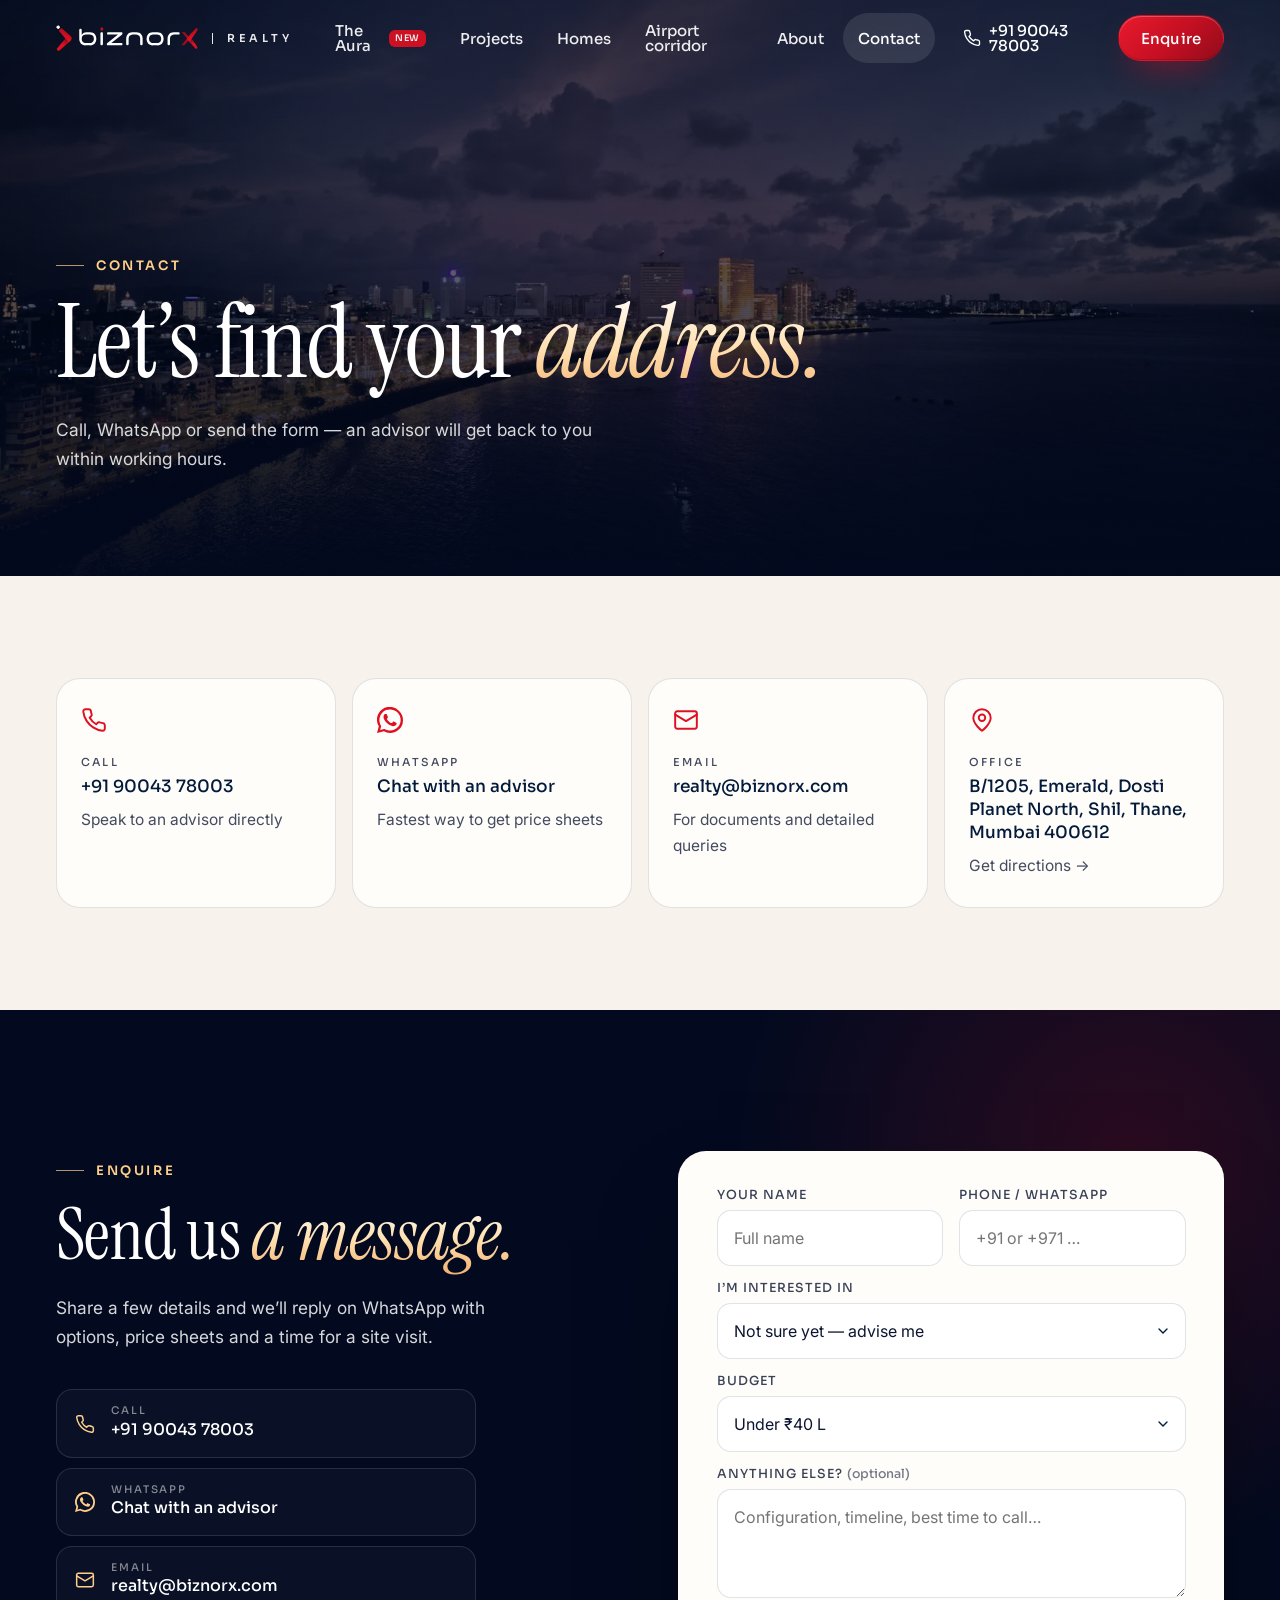
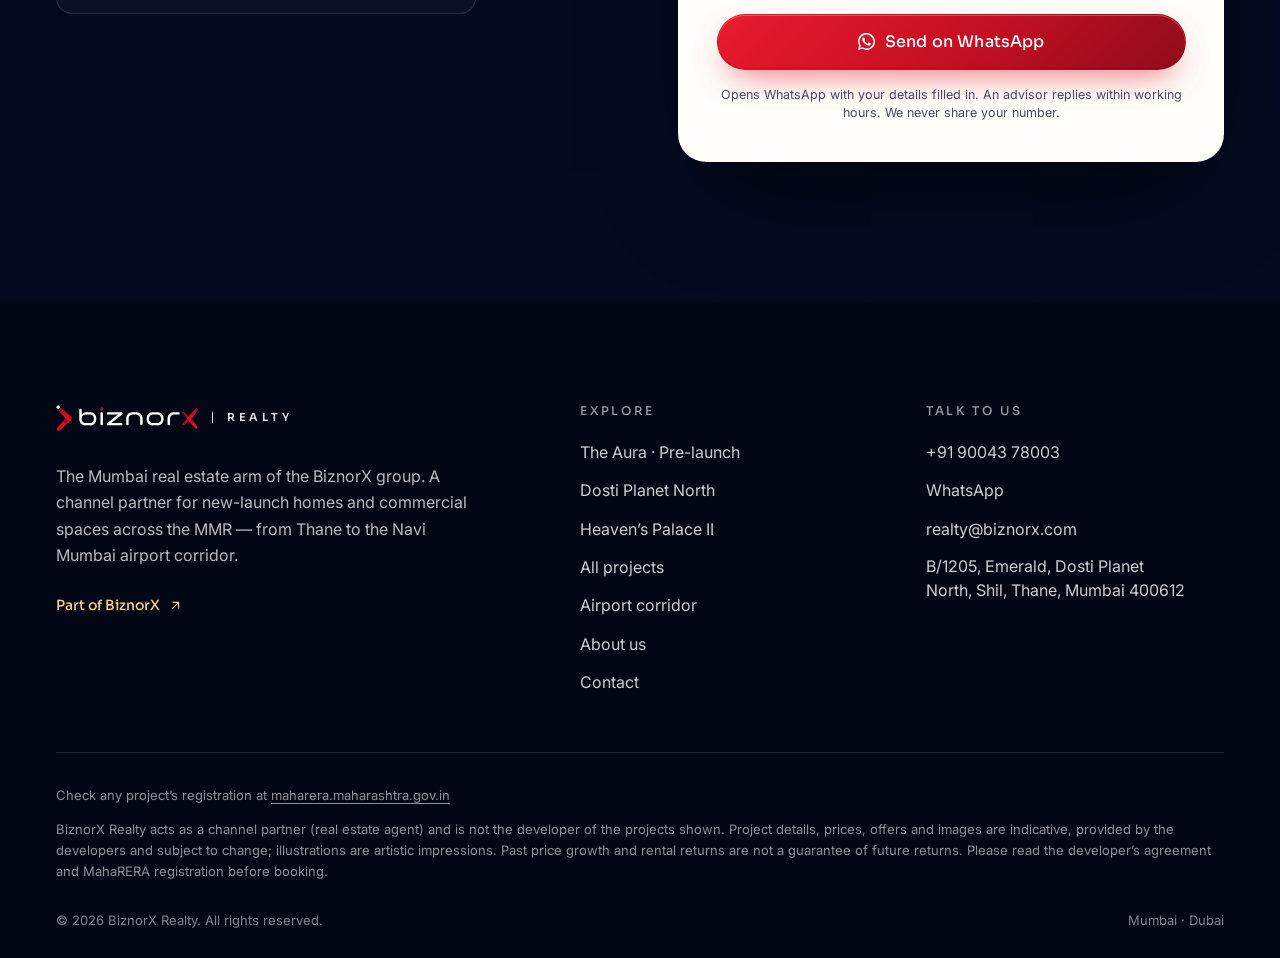
<file: site/contact/index.html>
<!doctype html>
<html lang="en-IN">
<head>
<meta charset="utf-8">
<meta name="viewport" content="width=device-width, initial-scale=1, viewport-fit=cover">
<title>Contact BiznorX Realty | Mumbai</title>
<meta name="description" content="Call, WhatsApp or email BiznorX Realty for new-launch homes in Thane, Mumbra and the Navi Mumbai airport corridor — including AURA by Al Mantasha Realty.">
<meta name="robots" content="index,follow">
<meta name="facebook-domain-verification" content="81uxtne648thofjmoy9do44q72akgf" />
<link rel="canonical" href="https://biznorxrealty.com/contact/">
<meta name="theme-color" content="#030a1f">
<meta property="og:type" content="website">
<meta property="og:title" content="Contact BiznorX Realty | Mumbai">
<meta property="og:description" content="Call, WhatsApp or email BiznorX Realty for new-launch homes in Thane, Mumbra and the Navi Mumbai airport corridor — including AURA by Al Mantasha Realty.">
<meta property="og:url" content="https://biznorxrealty.com/contact/">
<meta property="og:image" content="https://biznorxrealty.com/assets/img/og.jpg">
<meta name="twitter:card" content="summary_large_image">
<link rel="icon" href="../assets/brand/favicon.svg" type="image/svg+xml">
<link rel="preconnect" href="https://fonts.googleapis.com">
<link rel="preconnect" href="https://fonts.gstatic.com" crossorigin>
<link href="https://fonts.googleapis.com/css2?family=Instrument+Serif:ital@0;1&family=Inter:wght@400;500;600&family=Sora:wght@400;500;600&display=swap" rel="stylesheet">
<link rel="stylesheet" href="../assets/css/style.css?v=d21da0c6">
<script>document.documentElement.classList.add('js')</script>
<script type="application/ld+json">{"@context":"https://schema.org","@type":"RealEstateAgent","name":"BiznorX Realty","url":"https://biznorxrealty.com","telephone":"+919004378003","email":"realty@biznorx.com","areaServed":["Mumbai","Thane","Navi Mumbai"],"address":{"@type":"PostalAddress","streetAddress":"B/1205, Emerald, Dosti Planet North, Shil","addressLocality":"Thane","postalCode":"400612","addressRegion":"Maharashtra","addressCountry":"IN"},"logo":"https://biznorxrealty.com/assets/brand/logo.svg","image":"https://biznorxrealty.com/assets/img/og.jpg","parentOrganization":{"@type":"Organization","name":"BiznorX","url":"https://biznorx.com"}}</script>

</head>
<body class="pg-contact">
<a class="skip-link" href="#main">Skip to content</a>
<header class="site-header" data-header>
  <div class="hdr">
    <a class="brand" href="../" aria-label="BiznorX Realty home">
      <img class="logo-w" src="../assets/brand/logo-white.svg" alt="BiznorX" width="150" height="27">
      <img class="logo-d" src="../assets/brand/logo.svg" alt="" width="150" height="27">
      <span class="brand-tag">Realty</span>
    </a>
    <nav class="nav" aria-label="Main"><a href="../aura/">The Aura<i class="nav-new">New</i></a><a href="../projects/">Projects</a><a href="../#homes">Homes</a><a href="../#corridor">Airport corridor</a><a href="../about/">About</a><a href="../contact/" aria-current="page">Contact</a></nav>
    <div class="hdr-cta">
      <a class="hdr-phone" href="tel:+919004378003"><svg class="ic" viewBox="0 0 24 24" fill="none" stroke="currentColor" stroke-width="1.8" stroke-linecap="round" stroke-linejoin="round" aria-hidden="true"><path d="M22 16.9v3a2 2 0 0 1-2.2 2 19.8 19.8 0 0 1-8.6-3.1 19.5 19.5 0 0 1-6-6A19.8 19.8 0 0 1 2.1 4.2 2 2 0 0 1 4.1 2h3a2 2 0 0 1 2 1.7c.1 1 .4 1.9.7 2.8a2 2 0 0 1-.5 2.1L8 9.9a16 16 0 0 0 6 6l1.3-1.3a2 2 0 0 1 2.1-.4c.9.3 1.8.6 2.8.7a2 2 0 0 1 1.7 2z"/></svg><span>+91 90043 78003</span></a>
      <a class="btn btn-red btn-sm" href="#enquire">Enquire</a>
      <button class="menu-btn" type="button" aria-label="Open menu" aria-expanded="false" data-menu-btn><svg class="ic" viewBox="0 0 24 24" fill="none" stroke="currentColor" stroke-width="1.8" stroke-linecap="round" stroke-linejoin="round" aria-hidden="true"><path d="M4 7h16M4 12h16M4 17h10"/></svg></button>
    </div>
  </div>
</header>
<div class="mnav" data-menu hidden>
  <div class="mnav-inner">
    <nav aria-label="Mobile"><a href="../aura/">The Aura<i class="nav-new">New</i></a><a href="../projects/">Projects</a><a href="../#homes">Homes</a><a href="../#corridor">Airport corridor</a><a href="../about/">About</a><a href="../contact/" aria-current="page">Contact</a></nav>
    <div class="mnav-foot">
      <a class="btn btn-red" href="#enquire">Enquire now <svg class="ic" viewBox="0 0 24 24" fill="none" stroke="currentColor" stroke-width="1.8" stroke-linecap="round" stroke-linejoin="round" aria-hidden="true"><path d="M5 12h14M13 6l6 6-6 6"/></svg></a>
      <a class="btn btn-ghost" href="https://wa.me/919004378003?text=Hi%20BiznorX%20Realty%2C%20I%20would%20like%20to%20know%20more." target="_blank" rel="noopener"><svg class="ic" viewBox="0 0 24 24" fill="currentColor" aria-hidden="true"><path d="M17.5 14.4c-.3-.1-1.8-.9-2-1-.3-.1-.5-.1-.7.1-.2.3-.8 1-.9 1.2-.2.2-.3.2-.6.1-.3-.1-1.3-.5-2.4-1.5-.9-.8-1.5-1.8-1.7-2.1-.2-.3 0-.5.1-.6l.4-.5c.2-.2.2-.3.3-.5.1-.2 0-.4 0-.5l-.9-2.2c-.2-.6-.5-.5-.7-.5h-.6c-.2 0-.5.1-.8.4-.3.3-1 1-1 2.5s1.1 2.9 1.2 3.1c.1.2 2.1 3.2 5.1 4.5.7.3 1.3.5 1.7.6.7.2 1.4.2 1.9.1.6-.1 1.8-.7 2-1.4.2-.7.2-1.3.2-1.4-.1-.1-.3-.2-.6-.3zM12 21.8c-1.8 0-3.5-.5-5-1.4l-.4-.2-3.7 1 1-3.6-.2-.4A9.8 9.8 0 1 1 12 21.8zm8.4-18.2A11.8 11.8 0 0 0 1.7 17.8L0 24l6.3-1.7A11.8 11.8 0 0 0 24 12c0-3.2-1.2-6.1-3.6-8.4z"/></svg> WhatsApp</a>
      <a class="mnav-phone" href="tel:+919004378003">+91 90043 78003</a>
    </div>
  </div>
</div>
<main id="main">

<section class="phero phero-short" data-theme="dark">
  <img class="phero-bg" src="../assets/img/marine-drive-night.webp" srcset="../assets/img/marine-drive-night-sm.webp 900w, ../assets/img/marine-drive-night.webp 1800w" sizes="100vw" alt="Marine Drive, Mumbai, at dusk">
  <div class="wrap phero-inner">
    <span class="eyebrow">Contact</span>
    <h1>Let’s find your <em>address.</em></h1>
    <p class="lead">Call, WhatsApp or send the form — an advisor will get back to you within working hours.</p>
  </div>
</section>
<section class="cards" data-theme="light">
  <div class="wrap card-grid">
    <a class="ccard reveal" href="tel:+919004378003"><svg class="ic" viewBox="0 0 24 24" fill="none" stroke="currentColor" stroke-width="1.8" stroke-linecap="round" stroke-linejoin="round" aria-hidden="true"><path d="M22 16.9v3a2 2 0 0 1-2.2 2 19.8 19.8 0 0 1-8.6-3.1 19.5 19.5 0 0 1-6-6A19.8 19.8 0 0 1 2.1 4.2 2 2 0 0 1 4.1 2h3a2 2 0 0 1 2 1.7c.1 1 .4 1.9.7 2.8a2 2 0 0 1-.5 2.1L8 9.9a16 16 0 0 0 6 6l1.3-1.3a2 2 0 0 1 2.1-.4c.9.3 1.8.6 2.8.7a2 2 0 0 1 1.7 2z"/></svg><small>Call</small><b>+91 90043 78003</b><span>Speak to an advisor directly</span></a>
    <a class="ccard reveal" href="https://wa.me/919004378003?text=Hi%20BiznorX%20Realty%2C%20I%20would%20like%20to%20know%20more." target="_blank" rel="noopener"><svg class="ic" viewBox="0 0 24 24" fill="currentColor" aria-hidden="true"><path d="M17.5 14.4c-.3-.1-1.8-.9-2-1-.3-.1-.5-.1-.7.1-.2.3-.8 1-.9 1.2-.2.2-.3.2-.6.1-.3-.1-1.3-.5-2.4-1.5-.9-.8-1.5-1.8-1.7-2.1-.2-.3 0-.5.1-.6l.4-.5c.2-.2.2-.3.3-.5.1-.2 0-.4 0-.5l-.9-2.2c-.2-.6-.5-.5-.7-.5h-.6c-.2 0-.5.1-.8.4-.3.3-1 1-1 2.5s1.1 2.9 1.2 3.1c.1.2 2.1 3.2 5.1 4.5.7.3 1.3.5 1.7.6.7.2 1.4.2 1.9.1.6-.1 1.8-.7 2-1.4.2-.7.2-1.3.2-1.4-.1-.1-.3-.2-.6-.3zM12 21.8c-1.8 0-3.5-.5-5-1.4l-.4-.2-3.7 1 1-3.6-.2-.4A9.8 9.8 0 1 1 12 21.8zm8.4-18.2A11.8 11.8 0 0 0 1.7 17.8L0 24l6.3-1.7A11.8 11.8 0 0 0 24 12c0-3.2-1.2-6.1-3.6-8.4z"/></svg><small>WhatsApp</small><b>Chat with an advisor</b><span>Fastest way to get price sheets</span></a>
    <a class="ccard reveal" href="mailto:realty@biznorx.com"><svg class="ic" viewBox="0 0 24 24" fill="none" stroke="currentColor" stroke-width="1.8" stroke-linecap="round" stroke-linejoin="round" aria-hidden="true"><rect x="2" y="4" width="20" height="16" rx="2"/><path d="m22 7-10 6L2 7"/></svg><small>Email</small><b>realty@biznorx.com</b><span>For documents and detailed queries</span></a>
    <a class="ccard reveal" href="https://www.google.com/maps/search/?api=1&query=Emerald%2C+Dosti+Planet+North%2C+Shil%2C+Thane+400612" target="_blank" rel="noopener"><svg class="ic" viewBox="0 0 24 24" fill="none" stroke="currentColor" stroke-width="1.8" stroke-linecap="round" stroke-linejoin="round" aria-hidden="true"><path d="M20 10c0 6-8 12-8 12s-8-6-8-12a8 8 0 0 1 16 0z"/><circle cx="12" cy="10" r="3"/></svg><small>Office</small><b>B/1205, Emerald, Dosti Planet North, Shil, Thane, Mumbai 400612</b><span>Get directions →</span></a>
  </div>
</section>
<section class="enquire" id="enquire" data-theme="dark">
  <div class="enq-glow" aria-hidden="true"></div>
  <div class="wrap enq-grid">
    <div class="enq-copy">
      <span class="eyebrow reveal">Enquire</span>
      <h2 class="reveal">Send us <em>a message.</em></h2>
      <p class="lead reveal">Share a few details and we’ll reply on WhatsApp with options, price sheets and a time for a site visit.</p>
      <ul class="enq-contacts reveal">
        <li><a href="tel:+919004378003"><svg class="ic" viewBox="0 0 24 24" fill="none" stroke="currentColor" stroke-width="1.8" stroke-linecap="round" stroke-linejoin="round" aria-hidden="true"><path d="M22 16.9v3a2 2 0 0 1-2.2 2 19.8 19.8 0 0 1-8.6-3.1 19.5 19.5 0 0 1-6-6A19.8 19.8 0 0 1 2.1 4.2 2 2 0 0 1 4.1 2h3a2 2 0 0 1 2 1.7c.1 1 .4 1.9.7 2.8a2 2 0 0 1-.5 2.1L8 9.9a16 16 0 0 0 6 6l1.3-1.3a2 2 0 0 1 2.1-.4c.9.3 1.8.6 2.8.7a2 2 0 0 1 1.7 2z"/></svg><span><small>Call</small>+91 90043 78003</span></a></li>
        <li><a href="https://wa.me/919004378003?text=Hi%20BiznorX%20Realty%2C%20I%20would%20like%20to%20know%20more." target="_blank" rel="noopener"><svg class="ic" viewBox="0 0 24 24" fill="currentColor" aria-hidden="true"><path d="M17.5 14.4c-.3-.1-1.8-.9-2-1-.3-.1-.5-.1-.7.1-.2.3-.8 1-.9 1.2-.2.2-.3.2-.6.1-.3-.1-1.3-.5-2.4-1.5-.9-.8-1.5-1.8-1.7-2.1-.2-.3 0-.5.1-.6l.4-.5c.2-.2.2-.3.3-.5.1-.2 0-.4 0-.5l-.9-2.2c-.2-.6-.5-.5-.7-.5h-.6c-.2 0-.5.1-.8.4-.3.3-1 1-1 2.5s1.1 2.9 1.2 3.1c.1.2 2.1 3.2 5.1 4.5.7.3 1.3.5 1.7.6.7.2 1.4.2 1.9.1.6-.1 1.8-.7 2-1.4.2-.7.2-1.3.2-1.4-.1-.1-.3-.2-.6-.3zM12 21.8c-1.8 0-3.5-.5-5-1.4l-.4-.2-3.7 1 1-3.6-.2-.4A9.8 9.8 0 1 1 12 21.8zm8.4-18.2A11.8 11.8 0 0 0 1.7 17.8L0 24l6.3-1.7A11.8 11.8 0 0 0 24 12c0-3.2-1.2-6.1-3.6-8.4z"/></svg><span><small>WhatsApp</small>Chat with an advisor</span></a></li>
        <li><a href="mailto:realty@biznorx.com"><svg class="ic" viewBox="0 0 24 24" fill="none" stroke="currentColor" stroke-width="1.8" stroke-linecap="round" stroke-linejoin="round" aria-hidden="true"><rect x="2" y="4" width="20" height="16" rx="2"/><path d="m22 7-10 6L2 7"/></svg><span><small>Email</small>realty@biznorx.com</span></a></li>
      </ul>
    </div>
    <form class="enq-form reveal" data-wa-form="919004378003" novalidate>
      <div class="f-row">
        <label class="f"><span>Your name</span><input name="Name" autocomplete="name" required placeholder="Full name"></label>
        <label class="f"><span>Phone / WhatsApp</span><input name="Phone" type="tel" autocomplete="tel" required placeholder="+91 or +971 …"></label>
      </div>
      <label class="f"><span>I’m interested in</span><select name="Interested in" data-interest-select><option>The Aura — Kausa, Mumbra (pre-launch EOI)</option><option>Dosti Planet North — Shil (pre-launch)</option><option>Heaven’s Palace II — Shil</option><option>Homes near Navi Mumbai airport</option><option>Homes in Thane / Mumbra</option><option>Commercial — shop / office</option><option selected>Not sure yet — advise me</option></select></label>
      <label class="f"><span>Budget</span><select name="Budget"><option>Under ₹40 L</option><option>₹40 – 75 L</option><option>₹75 L – 1.5 Cr</option><option>₹1.5 Cr +</option><option>Prefer to discuss</option></select></label>
      
      <label class="f"><span>Anything else? <em>(optional)</em></span><textarea name="Message" rows="3" placeholder="Configuration, timeline, best time to call…"></textarea></label>
      <button class="btn btn-red btn-block" type="submit"><svg class="ic" viewBox="0 0 24 24" fill="currentColor" aria-hidden="true"><path d="M17.5 14.4c-.3-.1-1.8-.9-2-1-.3-.1-.5-.1-.7.1-.2.3-.8 1-.9 1.2-.2.2-.3.2-.6.1-.3-.1-1.3-.5-2.4-1.5-.9-.8-1.5-1.8-1.7-2.1-.2-.3 0-.5.1-.6l.4-.5c.2-.2.2-.3.3-.5.1-.2 0-.4 0-.5l-.9-2.2c-.2-.6-.5-.5-.7-.5h-.6c-.2 0-.5.1-.8.4-.3.3-1 1-1 2.5s1.1 2.9 1.2 3.1c.1.2 2.1 3.2 5.1 4.5.7.3 1.3.5 1.7.6.7.2 1.4.2 1.9.1.6-.1 1.8-.7 2-1.4.2-.7.2-1.3.2-1.4-.1-.1-.3-.2-.6-.3zM12 21.8c-1.8 0-3.5-.5-5-1.4l-.4-.2-3.7 1 1-3.6-.2-.4A9.8 9.8 0 1 1 12 21.8zm8.4-18.2A11.8 11.8 0 0 0 1.7 17.8L0 24l6.3-1.7A11.8 11.8 0 0 0 24 12c0-3.2-1.2-6.1-3.6-8.4z"/></svg> Send on WhatsApp</button>
      <p class="f-note">Opens WhatsApp with your details filled in. An advisor replies within working hours. We never share your number.</p>
      <p class="f-error" data-form-error hidden>Please add your name and a phone number we can reach you on.</p>
    </form>
  </div>
</section>
</main>
<footer class="site-footer" data-theme="dark">
  <div class="wrap">
    <div class="ft-top">
      <div class="ft-brand">
        <a class="brand" href="../"><img src="../assets/brand/logo-white.svg" alt="BiznorX" width="150" height="27"><span class="brand-tag">Realty</span></a>
        <p>The Mumbai real estate arm of the BiznorX group. A channel partner for new-launch homes and commercial spaces across the MMR — from Thane to the Navi Mumbai airport corridor.</p>
        <a class="ft-group" href="https://biznorx.com" target="_blank" rel="noopener">Part of BiznorX <svg class="ic" viewBox="0 0 24 24" fill="none" stroke="currentColor" stroke-width="1.8" stroke-linecap="round" stroke-linejoin="round" aria-hidden="true"><path d="M7 17 17 7M8 7h9v9"/></svg></a>
      </div>
      <div class="ft-col">
        <h3>Explore</h3>
        <a href="../aura/">The Aura · Pre-launch</a>
        <a href="../projects/dosti-planet-north/">Dosti Planet North</a>
        <a href="../projects/heavens-palace/">Heaven’s Palace II</a>
        <a href="../projects/">All projects</a>
        <a href="../#corridor">Airport corridor</a>
        <a href="../about/">About us</a>
        <a href="../contact/">Contact</a>
      </div>
      <div class="ft-col">
        <h3>Talk to us</h3>
        <a href="tel:+919004378003">+91 90043 78003</a>
        <a href="https://wa.me/919004378003?text=Hi%20BiznorX%20Realty%2C%20I%20would%20like%20to%20know%20more." target="_blank" rel="noopener">WhatsApp</a>
        <a href="mailto:realty@biznorx.com">realty@biznorx.com</a>
        <a class="ft-addr" href="https://www.google.com/maps/search/?api=1&query=Emerald%2C+Dosti+Planet+North%2C+Shil%2C+Thane+400612" target="_blank" rel="noopener">B/1205, Emerald, Dosti Planet North, Shil, Thane, Mumbai 400612</a>
      </div>
    </div>
    <div class="ft-legal">
      <p>Check any project’s registration at <a href="https://maharera.maharashtra.gov.in" target="_blank" rel="noopener">maharera.maharashtra.gov.in</a></p>
      <p>BiznorX Realty acts as a channel partner (real estate agent) and is not the developer of the projects shown. Project details, prices, offers and images are indicative, provided by the developers and subject to change; illustrations are artistic impressions. Past price growth and rental returns are not a guarantee of future returns. Please read the developer’s agreement and MahaRERA registration before booking.</p>
      <div class="ft-bottom"><span>© 2026 BiznorX Realty. All rights reserved.</span><span>Mumbai · Dubai</span></div>
    </div>
  </div>
</footer>
<div class="mbar" data-mbar>
  <a href="tel:+919004378003"><svg class="ic" viewBox="0 0 24 24" fill="none" stroke="currentColor" stroke-width="1.8" stroke-linecap="round" stroke-linejoin="round" aria-hidden="true"><path d="M22 16.9v3a2 2 0 0 1-2.2 2 19.8 19.8 0 0 1-8.6-3.1 19.5 19.5 0 0 1-6-6A19.8 19.8 0 0 1 2.1 4.2 2 2 0 0 1 4.1 2h3a2 2 0 0 1 2 1.7c.1 1 .4 1.9.7 2.8a2 2 0 0 1-.5 2.1L8 9.9a16 16 0 0 0 6 6l1.3-1.3a2 2 0 0 1 2.1-.4c.9.3 1.8.6 2.8.7a2 2 0 0 1 1.7 2z"/></svg><span>Call</span></a>
  <a href="https://wa.me/919004378003?text=Hi%20BiznorX%20Realty%2C%20I%20would%20like%20to%20know%20more." target="_blank" rel="noopener"><svg class="ic" viewBox="0 0 24 24" fill="currentColor" aria-hidden="true"><path d="M17.5 14.4c-.3-.1-1.8-.9-2-1-.3-.1-.5-.1-.7.1-.2.3-.8 1-.9 1.2-.2.2-.3.2-.6.1-.3-.1-1.3-.5-2.4-1.5-.9-.8-1.5-1.8-1.7-2.1-.2-.3 0-.5.1-.6l.4-.5c.2-.2.2-.3.3-.5.1-.2 0-.4 0-.5l-.9-2.2c-.2-.6-.5-.5-.7-.5h-.6c-.2 0-.5.1-.8.4-.3.3-1 1-1 2.5s1.1 2.9 1.2 3.1c.1.2 2.1 3.2 5.1 4.5.7.3 1.3.5 1.7.6.7.2 1.4.2 1.9.1.6-.1 1.8-.7 2-1.4.2-.7.2-1.3.2-1.4-.1-.1-.3-.2-.6-.3zM12 21.8c-1.8 0-3.5-.5-5-1.4l-.4-.2-3.7 1 1-3.6-.2-.4A9.8 9.8 0 1 1 12 21.8zm8.4-18.2A11.8 11.8 0 0 0 1.7 17.8L0 24l6.3-1.7A11.8 11.8 0 0 0 24 12c0-3.2-1.2-6.1-3.6-8.4z"/></svg><span>WhatsApp</span></a>
  <a class="mbar-main" href="#enquire">Enquire now</a>
</div>
<a class="wa-float" href="https://wa.me/919004378003?text=Hi%20BiznorX%20Realty%2C%20I%20would%20like%20to%20know%20more." target="_blank" rel="noopener" aria-label="Chat on WhatsApp"><svg class="ic" viewBox="0 0 24 24" fill="currentColor" aria-hidden="true"><path d="M17.5 14.4c-.3-.1-1.8-.9-2-1-.3-.1-.5-.1-.7.1-.2.3-.8 1-.9 1.2-.2.2-.3.2-.6.1-.3-.1-1.3-.5-2.4-1.5-.9-.8-1.5-1.8-1.7-2.1-.2-.3 0-.5.1-.6l.4-.5c.2-.2.2-.3.3-.5.1-.2 0-.4 0-.5l-.9-2.2c-.2-.6-.5-.5-.7-.5h-.6c-.2 0-.5.1-.8.4-.3.3-1 1-1 2.5s1.1 2.9 1.2 3.1c.1.2 2.1 3.2 5.1 4.5.7.3 1.3.5 1.7.6.7.2 1.4.2 1.9.1.6-.1 1.8-.7 2-1.4.2-.7.2-1.3.2-1.4-.1-.1-.3-.2-.6-.3zM12 21.8c-1.8 0-3.5-.5-5-1.4l-.4-.2-3.7 1 1-3.6-.2-.4A9.8 9.8 0 1 1 12 21.8zm8.4-18.2A11.8 11.8 0 0 0 1.7 17.8L0 24l6.3-1.7A11.8 11.8 0 0 0 24 12c0-3.2-1.2-6.1-3.6-8.4z"/></svg></a>
<script src="../assets/js/main.js?v=d21da0c6" defer></script>
</body>
</html>
</file>
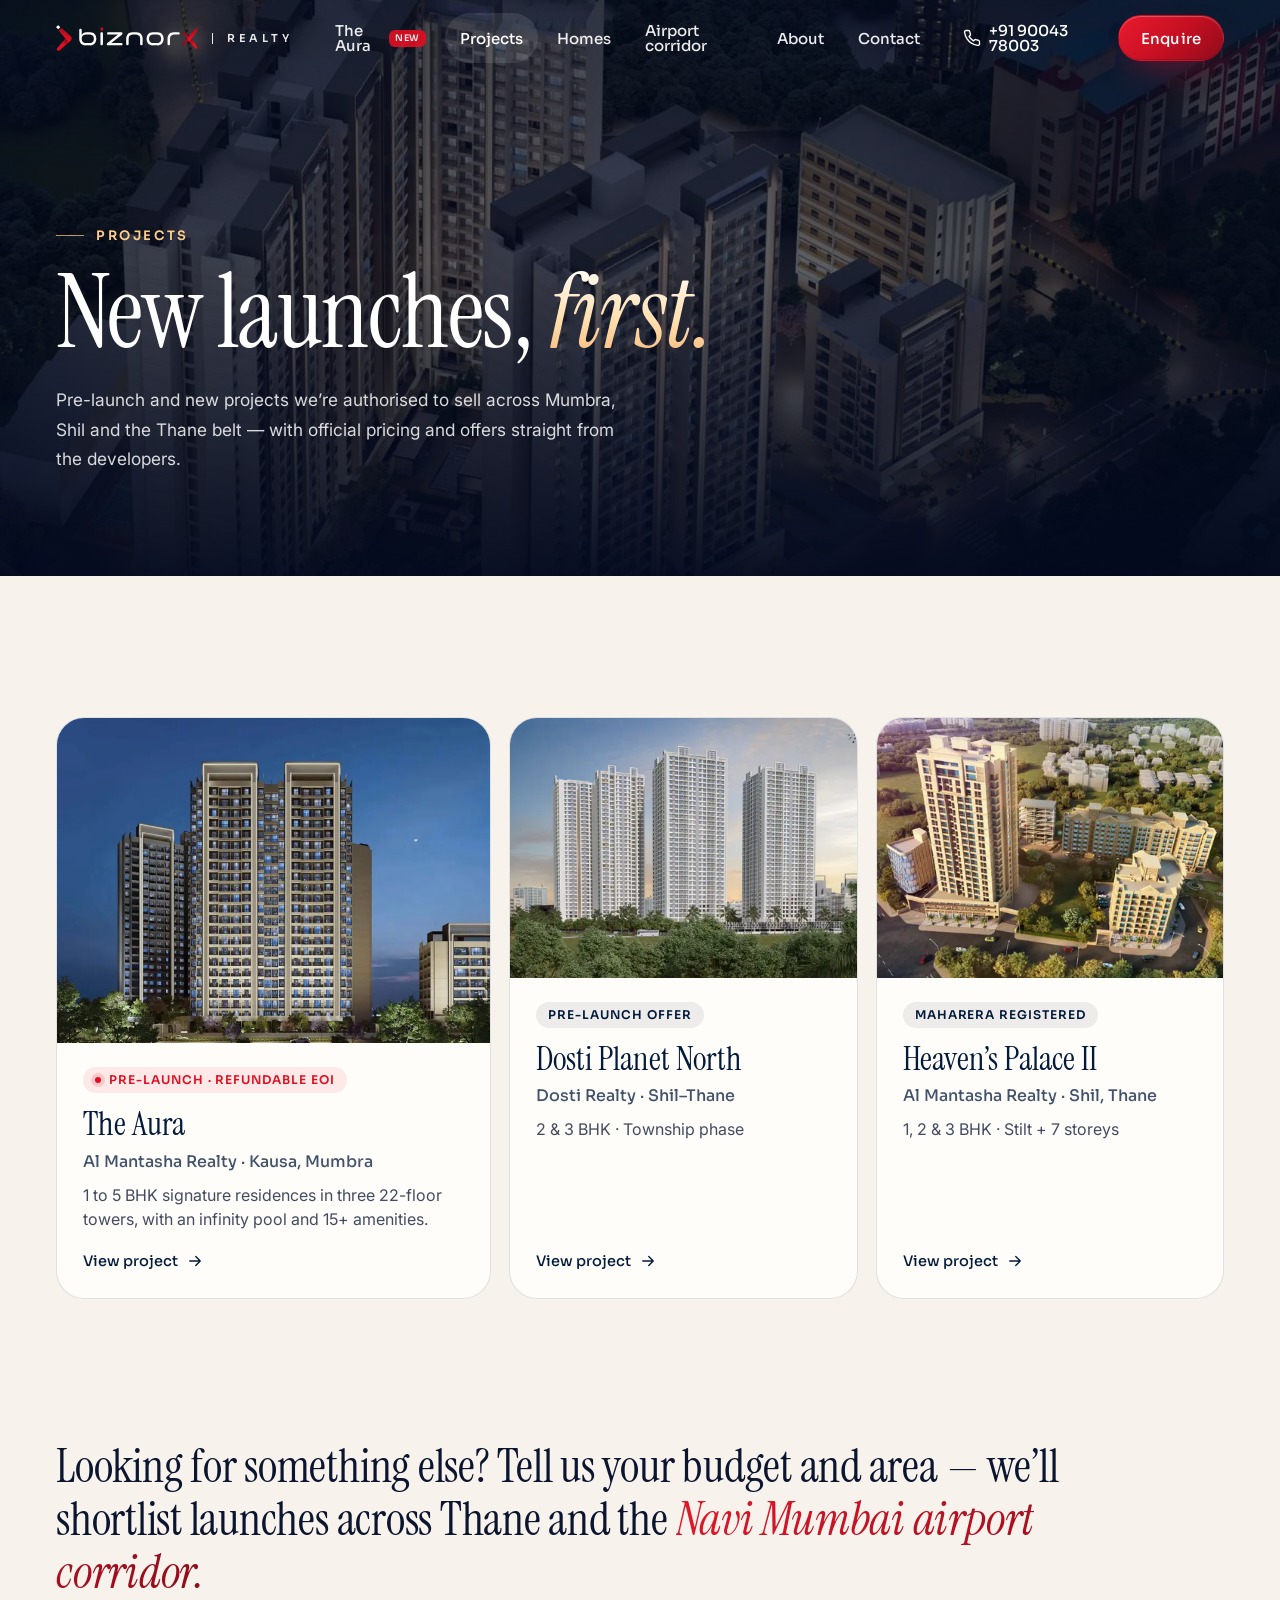
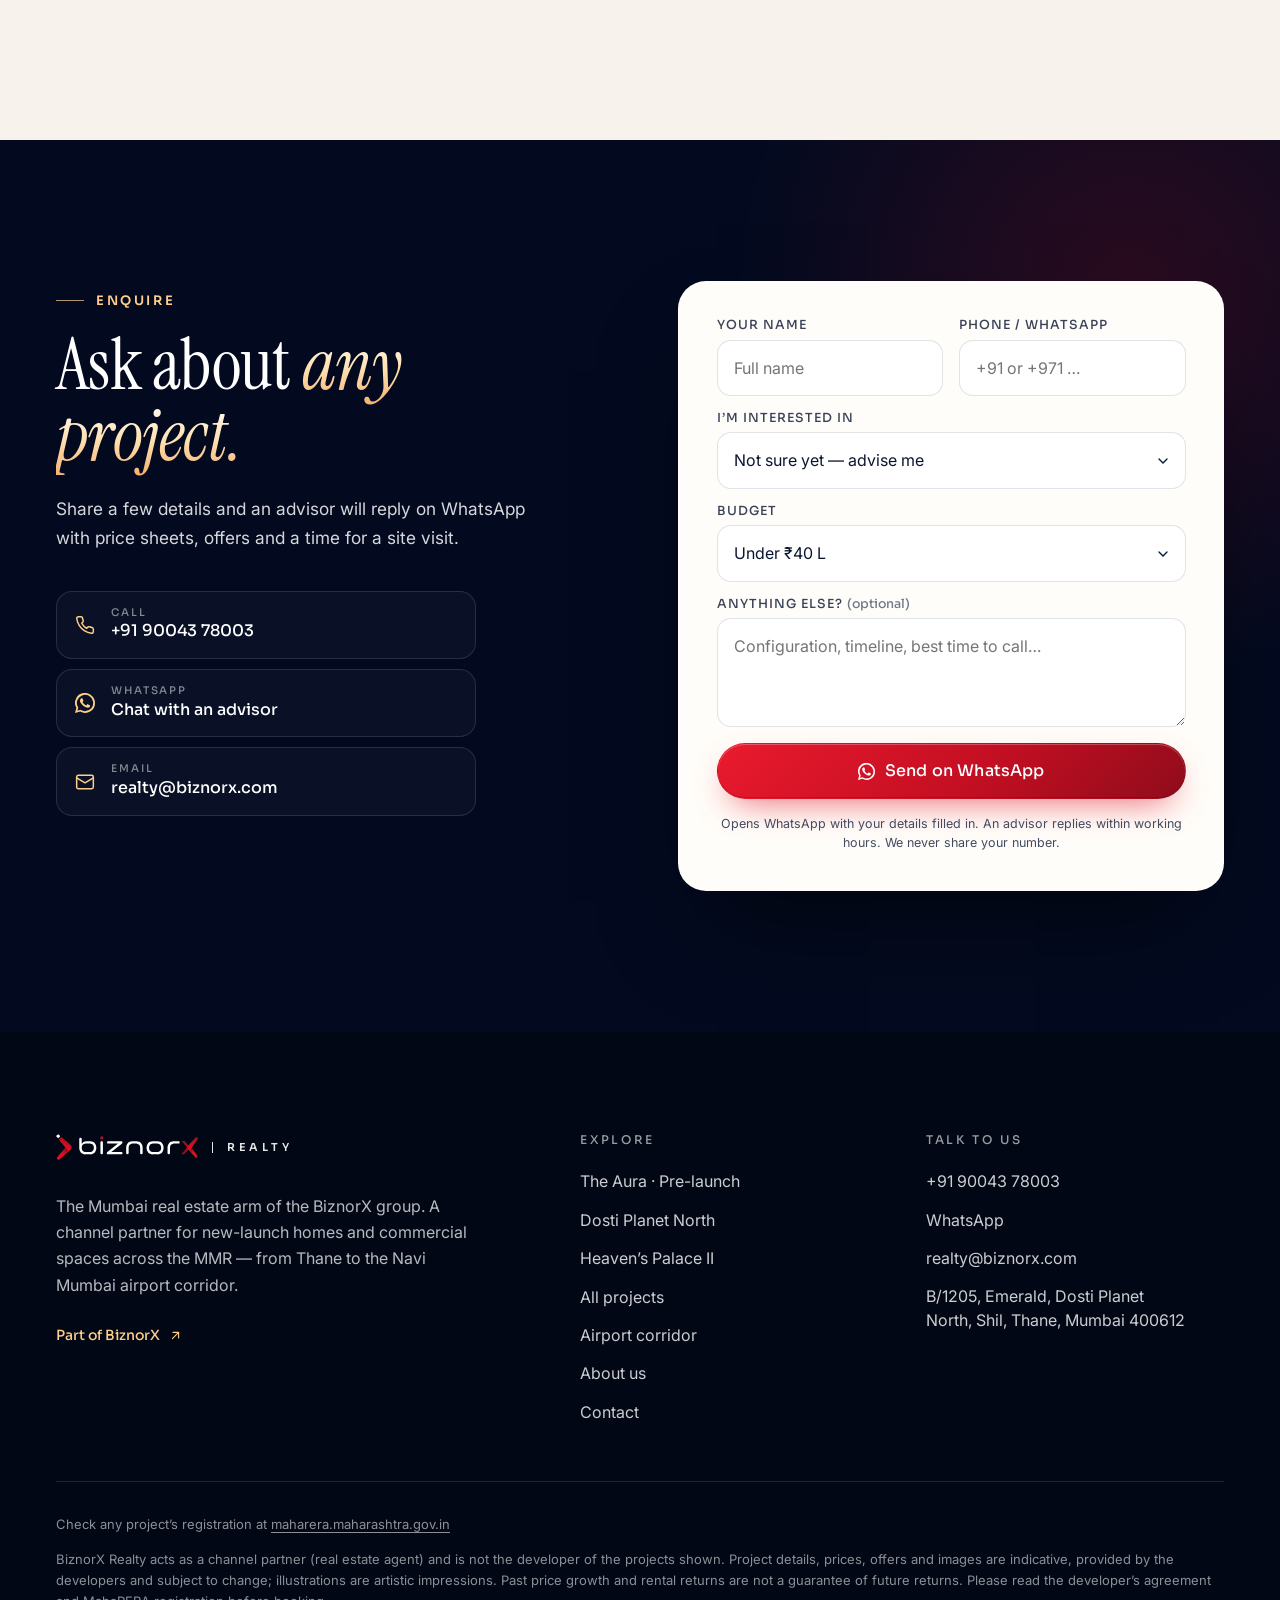
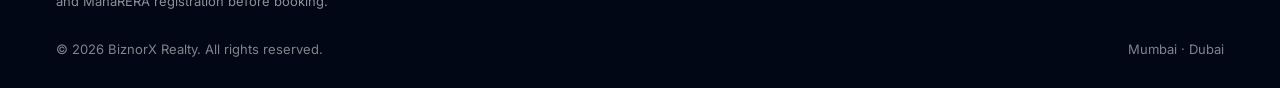
<file: site/projects/index.html>
<!doctype html>
<html lang="en-IN">
<head>
<meta charset="utf-8">
<meta name="viewport" content="width=device-width, initial-scale=1, viewport-fit=cover">
<title>Projects | New Launches in Mumbra, Shil & Thane | BiznorX Realty</title>
<meta name="description" content="New-launch and pre-launch projects sold by BiznorX Realty: The Aura by Al Mantasha Realty, Dosti Planet North and Heaven’s Palace II — Mumbra, Shil and Thane.">
<meta name="robots" content="index,follow">
<meta name="facebook-domain-verification" content="81uxtne648thofjmoy9do44q72akgf" />
<link rel="canonical" href="https://biznorxrealty.com/projects/">
<meta name="theme-color" content="#030a1f">
<meta property="og:type" content="website">
<meta property="og:title" content="Projects | New Launches in Mumbra, Shil & Thane | BiznorX Realty">
<meta property="og:description" content="New-launch and pre-launch projects sold by BiznorX Realty: The Aura by Al Mantasha Realty, Dosti Planet North and Heaven’s Palace II — Mumbra, Shil and Thane.">
<meta property="og:url" content="https://biznorxrealty.com/projects/">
<meta property="og:image" content="https://biznorxrealty.com/assets/img/og.jpg">
<meta name="twitter:card" content="summary_large_image">
<link rel="icon" href="../assets/brand/favicon.svg" type="image/svg+xml">
<link rel="preconnect" href="https://fonts.googleapis.com">
<link rel="preconnect" href="https://fonts.gstatic.com" crossorigin>
<link href="https://fonts.googleapis.com/css2?family=Instrument+Serif:ital@0;1&family=Inter:wght@400;500;600&family=Sora:wght@400;500;600&display=swap" rel="stylesheet">
<link rel="stylesheet" href="../assets/css/style.css?v=d21da0c6">
<script>document.documentElement.classList.add('js')</script>
<script type="application/ld+json">{"@context":"https://schema.org","@type":"RealEstateAgent","name":"BiznorX Realty","url":"https://biznorxrealty.com","telephone":"+919004378003","email":"realty@biznorx.com","areaServed":["Mumbai","Thane","Navi Mumbai"],"address":{"@type":"PostalAddress","streetAddress":"B/1205, Emerald, Dosti Planet North, Shil","addressLocality":"Thane","postalCode":"400612","addressRegion":"Maharashtra","addressCountry":"IN"},"logo":"https://biznorxrealty.com/assets/brand/logo.svg","image":"https://biznorxrealty.com/assets/img/og.jpg","parentOrganization":{"@type":"Organization","name":"BiznorX","url":"https://biznorx.com"}}</script>

</head>
<body class="pg-projects">
<a class="skip-link" href="#main">Skip to content</a>
<header class="site-header" data-header>
  <div class="hdr">
    <a class="brand" href="../" aria-label="BiznorX Realty home">
      <img class="logo-w" src="../assets/brand/logo-white.svg" alt="BiznorX" width="150" height="27">
      <img class="logo-d" src="../assets/brand/logo.svg" alt="" width="150" height="27">
      <span class="brand-tag">Realty</span>
    </a>
    <nav class="nav" aria-label="Main"><a href="../aura/">The Aura<i class="nav-new">New</i></a><a href="../projects/" aria-current="page">Projects</a><a href="../#homes">Homes</a><a href="../#corridor">Airport corridor</a><a href="../about/">About</a><a href="../contact/">Contact</a></nav>
    <div class="hdr-cta">
      <a class="hdr-phone" href="tel:+919004378003"><svg class="ic" viewBox="0 0 24 24" fill="none" stroke="currentColor" stroke-width="1.8" stroke-linecap="round" stroke-linejoin="round" aria-hidden="true"><path d="M22 16.9v3a2 2 0 0 1-2.2 2 19.8 19.8 0 0 1-8.6-3.1 19.5 19.5 0 0 1-6-6A19.8 19.8 0 0 1 2.1 4.2 2 2 0 0 1 4.1 2h3a2 2 0 0 1 2 1.7c.1 1 .4 1.9.7 2.8a2 2 0 0 1-.5 2.1L8 9.9a16 16 0 0 0 6 6l1.3-1.3a2 2 0 0 1 2.1-.4c.9.3 1.8.6 2.8.7a2 2 0 0 1 1.7 2z"/></svg><span>+91 90043 78003</span></a>
      <a class="btn btn-red btn-sm" href="#enquire">Enquire</a>
      <button class="menu-btn" type="button" aria-label="Open menu" aria-expanded="false" data-menu-btn><svg class="ic" viewBox="0 0 24 24" fill="none" stroke="currentColor" stroke-width="1.8" stroke-linecap="round" stroke-linejoin="round" aria-hidden="true"><path d="M4 7h16M4 12h16M4 17h10"/></svg></button>
    </div>
  </div>
</header>
<div class="mnav" data-menu hidden>
  <div class="mnav-inner">
    <nav aria-label="Mobile"><a href="../aura/">The Aura<i class="nav-new">New</i></a><a href="../projects/" aria-current="page">Projects</a><a href="../#homes">Homes</a><a href="../#corridor">Airport corridor</a><a href="../about/">About</a><a href="../contact/">Contact</a></nav>
    <div class="mnav-foot">
      <a class="btn btn-red" href="#enquire">Enquire now <svg class="ic" viewBox="0 0 24 24" fill="none" stroke="currentColor" stroke-width="1.8" stroke-linecap="round" stroke-linejoin="round" aria-hidden="true"><path d="M5 12h14M13 6l6 6-6 6"/></svg></a>
      <a class="btn btn-ghost" href="https://wa.me/919004378003?text=Hi%20BiznorX%20Realty%2C%20I%20would%20like%20to%20know%20more." target="_blank" rel="noopener"><svg class="ic" viewBox="0 0 24 24" fill="currentColor" aria-hidden="true"><path d="M17.5 14.4c-.3-.1-1.8-.9-2-1-.3-.1-.5-.1-.7.1-.2.3-.8 1-.9 1.2-.2.2-.3.2-.6.1-.3-.1-1.3-.5-2.4-1.5-.9-.8-1.5-1.8-1.7-2.1-.2-.3 0-.5.1-.6l.4-.5c.2-.2.2-.3.3-.5.1-.2 0-.4 0-.5l-.9-2.2c-.2-.6-.5-.5-.7-.5h-.6c-.2 0-.5.1-.8.4-.3.3-1 1-1 2.5s1.1 2.9 1.2 3.1c.1.2 2.1 3.2 5.1 4.5.7.3 1.3.5 1.7.6.7.2 1.4.2 1.9.1.6-.1 1.8-.7 2-1.4.2-.7.2-1.3.2-1.4-.1-.1-.3-.2-.6-.3zM12 21.8c-1.8 0-3.5-.5-5-1.4l-.4-.2-3.7 1 1-3.6-.2-.4A9.8 9.8 0 1 1 12 21.8zm8.4-18.2A11.8 11.8 0 0 0 1.7 17.8L0 24l6.3-1.7A11.8 11.8 0 0 0 24 12c0-3.2-1.2-6.1-3.6-8.4z"/></svg> WhatsApp</a>
      <a class="mnav-phone" href="tel:+919004378003">+91 90043 78003</a>
    </div>
  </div>
</div>
<main id="main">

<section class="phero phero-short" data-theme="dark">
  <img class="phero-bg" src="../assets/img/aura/aerial.webp" srcset="../assets/img/aura/aerial-sm.webp 800w, ../assets/img/aura/aerial.webp 1600w" sizes="100vw" alt="">
  <div class="wrap phero-inner">
    <span class="eyebrow">Projects</span>
    <h1>New launches, <em>first.</em></h1>
    <p class="lead">Pre-launch and new projects we’re authorised to sell across Mumbra, Shil and the Thane belt — with official pricing and offers straight from the developers.</p>
  </div>
</section>
<section class="launches" id="projects" data-theme="light">
  <div class="wrap">
    
    <div class="lc-grid"><a class="lcard lcard-main reveal" href="../aura/">
      <figure class="lc-img"><img src="../assets/img/aura/night-sm.webp" alt="The Aura at night — architect’s visualisation" loading="lazy"></figure>
      <div class="lc-body">
        <span class="lc-tag"><i></i>Pre-launch · refundable EOI</span>
        <h3>The Aura</h3>
        <p class="lc-dev">Al Mantasha Realty · Kausa, Mumbra</p>
        <p>1 to 5 BHK signature residences in three 22-floor towers, with an infinity pool and 15+ amenities.</p>
        <span class="lc-cta">View project <svg class="ic" viewBox="0 0 24 24" fill="none" stroke="currentColor" stroke-width="1.8" stroke-linecap="round" stroke-linejoin="round" aria-hidden="true"><path d="M5 12h14M13 6l6 6-6 6"/></svg></span>
      </div>
    </a><a class="lcard reveal" href="../projects/dosti-planet-north/">
      <figure class="lc-img"><img src="../assets/img/dosti/facade-sm.webp" alt="Dosti Planet North towers — artist’s impression" loading="lazy"></figure>
      <div class="lc-body">
        <span class="lc-tag lc-tag-alt">Pre-launch offer</span>
        <h3>Dosti Planet North</h3>
        <p class="lc-dev">Dosti Realty · Shil–Thane</p>
        <p>2 & 3 BHK · Township phase</p>
        <span class="lc-cta">View project <svg class="ic" viewBox="0 0 24 24" fill="none" stroke="currentColor" stroke-width="1.8" stroke-linecap="round" stroke-linejoin="round" aria-hidden="true"><path d="M5 12h14M13 6l6 6-6 6"/></svg></span>
      </div>
    </a><a class="lcard reveal" href="../projects/heavens-palace/">
      <figure class="lc-img"><img src="../assets/img/heavens/aerial-sm.webp" alt="Heaven’s Palace II, Shil — artist’s impression" loading="lazy"></figure>
      <div class="lc-body">
        <span class="lc-tag lc-tag-alt">MahaRERA registered</span>
        <h3>Heaven’s Palace II</h3>
        <p class="lc-dev">Al Mantasha Realty · Shil, Thane</p>
        <p>1, 2 & 3 BHK · Stilt + 7 storeys</p>
        <span class="lc-cta">View project <svg class="ic" viewBox="0 0 24 24" fill="none" stroke="currentColor" stroke-width="1.8" stroke-linecap="round" stroke-linejoin="round" aria-hidden="true"><path d="M5 12h14M13 6l6 6-6 6"/></svg></span>
      </div>
    </a></div>
  </div>
</section>
<section class="why why-alt" data-theme="light">
  <div class="wrap">
    <p class="statement reveal">Looking for something else? Tell us your budget and area — we’ll shortlist launches across Thane and the <em>Navi Mumbai airport corridor.</em></p>
  </div>
</section>
<section class="enquire" id="enquire" data-theme="dark">
  <div class="enq-glow" aria-hidden="true"></div>
  <div class="wrap enq-grid">
    <div class="enq-copy">
      <span class="eyebrow reveal">Enquire</span>
      <h2 class="reveal">Ask about <em>any project.</em></h2>
      <p class="lead reveal">Share a few details and an advisor will reply on WhatsApp with price sheets, offers and a time for a site visit.</p>
      <ul class="enq-contacts reveal">
        <li><a href="tel:+919004378003"><svg class="ic" viewBox="0 0 24 24" fill="none" stroke="currentColor" stroke-width="1.8" stroke-linecap="round" stroke-linejoin="round" aria-hidden="true"><path d="M22 16.9v3a2 2 0 0 1-2.2 2 19.8 19.8 0 0 1-8.6-3.1 19.5 19.5 0 0 1-6-6A19.8 19.8 0 0 1 2.1 4.2 2 2 0 0 1 4.1 2h3a2 2 0 0 1 2 1.7c.1 1 .4 1.9.7 2.8a2 2 0 0 1-.5 2.1L8 9.9a16 16 0 0 0 6 6l1.3-1.3a2 2 0 0 1 2.1-.4c.9.3 1.8.6 2.8.7a2 2 0 0 1 1.7 2z"/></svg><span><small>Call</small>+91 90043 78003</span></a></li>
        <li><a href="https://wa.me/919004378003?text=Hi%20BiznorX%20Realty%2C%20I%20would%20like%20to%20know%20more." target="_blank" rel="noopener"><svg class="ic" viewBox="0 0 24 24" fill="currentColor" aria-hidden="true"><path d="M17.5 14.4c-.3-.1-1.8-.9-2-1-.3-.1-.5-.1-.7.1-.2.3-.8 1-.9 1.2-.2.2-.3.2-.6.1-.3-.1-1.3-.5-2.4-1.5-.9-.8-1.5-1.8-1.7-2.1-.2-.3 0-.5.1-.6l.4-.5c.2-.2.2-.3.3-.5.1-.2 0-.4 0-.5l-.9-2.2c-.2-.6-.5-.5-.7-.5h-.6c-.2 0-.5.1-.8.4-.3.3-1 1-1 2.5s1.1 2.9 1.2 3.1c.1.2 2.1 3.2 5.1 4.5.7.3 1.3.5 1.7.6.7.2 1.4.2 1.9.1.6-.1 1.8-.7 2-1.4.2-.7.2-1.3.2-1.4-.1-.1-.3-.2-.6-.3zM12 21.8c-1.8 0-3.5-.5-5-1.4l-.4-.2-3.7 1 1-3.6-.2-.4A9.8 9.8 0 1 1 12 21.8zm8.4-18.2A11.8 11.8 0 0 0 1.7 17.8L0 24l6.3-1.7A11.8 11.8 0 0 0 24 12c0-3.2-1.2-6.1-3.6-8.4z"/></svg><span><small>WhatsApp</small>Chat with an advisor</span></a></li>
        <li><a href="mailto:realty@biznorx.com"><svg class="ic" viewBox="0 0 24 24" fill="none" stroke="currentColor" stroke-width="1.8" stroke-linecap="round" stroke-linejoin="round" aria-hidden="true"><rect x="2" y="4" width="20" height="16" rx="2"/><path d="m22 7-10 6L2 7"/></svg><span><small>Email</small>realty@biznorx.com</span></a></li>
      </ul>
    </div>
    <form class="enq-form reveal" data-wa-form="919004378003" novalidate>
      <div class="f-row">
        <label class="f"><span>Your name</span><input name="Name" autocomplete="name" required placeholder="Full name"></label>
        <label class="f"><span>Phone / WhatsApp</span><input name="Phone" type="tel" autocomplete="tel" required placeholder="+91 or +971 …"></label>
      </div>
      <label class="f"><span>I’m interested in</span><select name="Interested in" data-interest-select><option>The Aura — Kausa, Mumbra (pre-launch EOI)</option><option>Dosti Planet North — Shil (pre-launch)</option><option>Heaven’s Palace II — Shil</option><option>Homes near Navi Mumbai airport</option><option>Homes in Thane / Mumbra</option><option>Commercial — shop / office</option><option selected>Not sure yet — advise me</option></select></label>
      <label class="f"><span>Budget</span><select name="Budget"><option>Under ₹40 L</option><option>₹40 – 75 L</option><option>₹75 L – 1.5 Cr</option><option>₹1.5 Cr +</option><option>Prefer to discuss</option></select></label>
      
      <label class="f"><span>Anything else? <em>(optional)</em></span><textarea name="Message" rows="3" placeholder="Configuration, timeline, best time to call…"></textarea></label>
      <button class="btn btn-red btn-block" type="submit"><svg class="ic" viewBox="0 0 24 24" fill="currentColor" aria-hidden="true"><path d="M17.5 14.4c-.3-.1-1.8-.9-2-1-.3-.1-.5-.1-.7.1-.2.3-.8 1-.9 1.2-.2.2-.3.2-.6.1-.3-.1-1.3-.5-2.4-1.5-.9-.8-1.5-1.8-1.7-2.1-.2-.3 0-.5.1-.6l.4-.5c.2-.2.2-.3.3-.5.1-.2 0-.4 0-.5l-.9-2.2c-.2-.6-.5-.5-.7-.5h-.6c-.2 0-.5.1-.8.4-.3.3-1 1-1 2.5s1.1 2.9 1.2 3.1c.1.2 2.1 3.2 5.1 4.5.7.3 1.3.5 1.7.6.7.2 1.4.2 1.9.1.6-.1 1.8-.7 2-1.4.2-.7.2-1.3.2-1.4-.1-.1-.3-.2-.6-.3zM12 21.8c-1.8 0-3.5-.5-5-1.4l-.4-.2-3.7 1 1-3.6-.2-.4A9.8 9.8 0 1 1 12 21.8zm8.4-18.2A11.8 11.8 0 0 0 1.7 17.8L0 24l6.3-1.7A11.8 11.8 0 0 0 24 12c0-3.2-1.2-6.1-3.6-8.4z"/></svg> Send on WhatsApp</button>
      <p class="f-note">Opens WhatsApp with your details filled in. An advisor replies within working hours. We never share your number.</p>
      <p class="f-error" data-form-error hidden>Please add your name and a phone number we can reach you on.</p>
    </form>
  </div>
</section>
</main>
<footer class="site-footer" data-theme="dark">
  <div class="wrap">
    <div class="ft-top">
      <div class="ft-brand">
        <a class="brand" href="../"><img src="../assets/brand/logo-white.svg" alt="BiznorX" width="150" height="27"><span class="brand-tag">Realty</span></a>
        <p>The Mumbai real estate arm of the BiznorX group. A channel partner for new-launch homes and commercial spaces across the MMR — from Thane to the Navi Mumbai airport corridor.</p>
        <a class="ft-group" href="https://biznorx.com" target="_blank" rel="noopener">Part of BiznorX <svg class="ic" viewBox="0 0 24 24" fill="none" stroke="currentColor" stroke-width="1.8" stroke-linecap="round" stroke-linejoin="round" aria-hidden="true"><path d="M7 17 17 7M8 7h9v9"/></svg></a>
      </div>
      <div class="ft-col">
        <h3>Explore</h3>
        <a href="../aura/">The Aura · Pre-launch</a>
        <a href="../projects/dosti-planet-north/">Dosti Planet North</a>
        <a href="../projects/heavens-palace/">Heaven’s Palace II</a>
        <a href="../projects/">All projects</a>
        <a href="../#corridor">Airport corridor</a>
        <a href="../about/">About us</a>
        <a href="../contact/">Contact</a>
      </div>
      <div class="ft-col">
        <h3>Talk to us</h3>
        <a href="tel:+919004378003">+91 90043 78003</a>
        <a href="https://wa.me/919004378003?text=Hi%20BiznorX%20Realty%2C%20I%20would%20like%20to%20know%20more." target="_blank" rel="noopener">WhatsApp</a>
        <a href="mailto:realty@biznorx.com">realty@biznorx.com</a>
        <a class="ft-addr" href="https://www.google.com/maps/search/?api=1&query=Emerald%2C+Dosti+Planet+North%2C+Shil%2C+Thane+400612" target="_blank" rel="noopener">B/1205, Emerald, Dosti Planet North, Shil, Thane, Mumbai 400612</a>
      </div>
    </div>
    <div class="ft-legal">
      <p>Check any project’s registration at <a href="https://maharera.maharashtra.gov.in" target="_blank" rel="noopener">maharera.maharashtra.gov.in</a></p>
      <p>BiznorX Realty acts as a channel partner (real estate agent) and is not the developer of the projects shown. Project details, prices, offers and images are indicative, provided by the developers and subject to change; illustrations are artistic impressions. Past price growth and rental returns are not a guarantee of future returns. Please read the developer’s agreement and MahaRERA registration before booking.</p>
      <div class="ft-bottom"><span>© 2026 BiznorX Realty. All rights reserved.</span><span>Mumbai · Dubai</span></div>
    </div>
  </div>
</footer>
<div class="mbar" data-mbar>
  <a href="tel:+919004378003"><svg class="ic" viewBox="0 0 24 24" fill="none" stroke="currentColor" stroke-width="1.8" stroke-linecap="round" stroke-linejoin="round" aria-hidden="true"><path d="M22 16.9v3a2 2 0 0 1-2.2 2 19.8 19.8 0 0 1-8.6-3.1 19.5 19.5 0 0 1-6-6A19.8 19.8 0 0 1 2.1 4.2 2 2 0 0 1 4.1 2h3a2 2 0 0 1 2 1.7c.1 1 .4 1.9.7 2.8a2 2 0 0 1-.5 2.1L8 9.9a16 16 0 0 0 6 6l1.3-1.3a2 2 0 0 1 2.1-.4c.9.3 1.8.6 2.8.7a2 2 0 0 1 1.7 2z"/></svg><span>Call</span></a>
  <a href="https://wa.me/919004378003?text=Hi%20BiznorX%20Realty%2C%20I%20would%20like%20to%20know%20more." target="_blank" rel="noopener"><svg class="ic" viewBox="0 0 24 24" fill="currentColor" aria-hidden="true"><path d="M17.5 14.4c-.3-.1-1.8-.9-2-1-.3-.1-.5-.1-.7.1-.2.3-.8 1-.9 1.2-.2.2-.3.2-.6.1-.3-.1-1.3-.5-2.4-1.5-.9-.8-1.5-1.8-1.7-2.1-.2-.3 0-.5.1-.6l.4-.5c.2-.2.2-.3.3-.5.1-.2 0-.4 0-.5l-.9-2.2c-.2-.6-.5-.5-.7-.5h-.6c-.2 0-.5.1-.8.4-.3.3-1 1-1 2.5s1.1 2.9 1.2 3.1c.1.2 2.1 3.2 5.1 4.5.7.3 1.3.5 1.7.6.7.2 1.4.2 1.9.1.6-.1 1.8-.7 2-1.4.2-.7.2-1.3.2-1.4-.1-.1-.3-.2-.6-.3zM12 21.8c-1.8 0-3.5-.5-5-1.4l-.4-.2-3.7 1 1-3.6-.2-.4A9.8 9.8 0 1 1 12 21.8zm8.4-18.2A11.8 11.8 0 0 0 1.7 17.8L0 24l6.3-1.7A11.8 11.8 0 0 0 24 12c0-3.2-1.2-6.1-3.6-8.4z"/></svg><span>WhatsApp</span></a>
  <a class="mbar-main" href="#enquire">Enquire now</a>
</div>
<a class="wa-float" href="https://wa.me/919004378003?text=Hi%20BiznorX%20Realty%2C%20I%20would%20like%20to%20know%20more." target="_blank" rel="noopener" aria-label="Chat on WhatsApp"><svg class="ic" viewBox="0 0 24 24" fill="currentColor" aria-hidden="true"><path d="M17.5 14.4c-.3-.1-1.8-.9-2-1-.3-.1-.5-.1-.7.1-.2.3-.8 1-.9 1.2-.2.2-.3.2-.6.1-.3-.1-1.3-.5-2.4-1.5-.9-.8-1.5-1.8-1.7-2.1-.2-.3 0-.5.1-.6l.4-.5c.2-.2.2-.3.3-.5.1-.2 0-.4 0-.5l-.9-2.2c-.2-.6-.5-.5-.7-.5h-.6c-.2 0-.5.1-.8.4-.3.3-1 1-1 2.5s1.1 2.9 1.2 3.1c.1.2 2.1 3.2 5.1 4.5.7.3 1.3.5 1.7.6.7.2 1.4.2 1.9.1.6-.1 1.8-.7 2-1.4.2-.7.2-1.3.2-1.4-.1-.1-.3-.2-.6-.3zM12 21.8c-1.8 0-3.5-.5-5-1.4l-.4-.2-3.7 1 1-3.6-.2-.4A9.8 9.8 0 1 1 12 21.8zm8.4-18.2A11.8 11.8 0 0 0 1.7 17.8L0 24l6.3-1.7A11.8 11.8 0 0 0 24 12c0-3.2-1.2-6.1-3.6-8.4z"/></svg></a>
<script src="../assets/js/main.js?v=d21da0c6" defer></script>
</body>
</html>
</file>
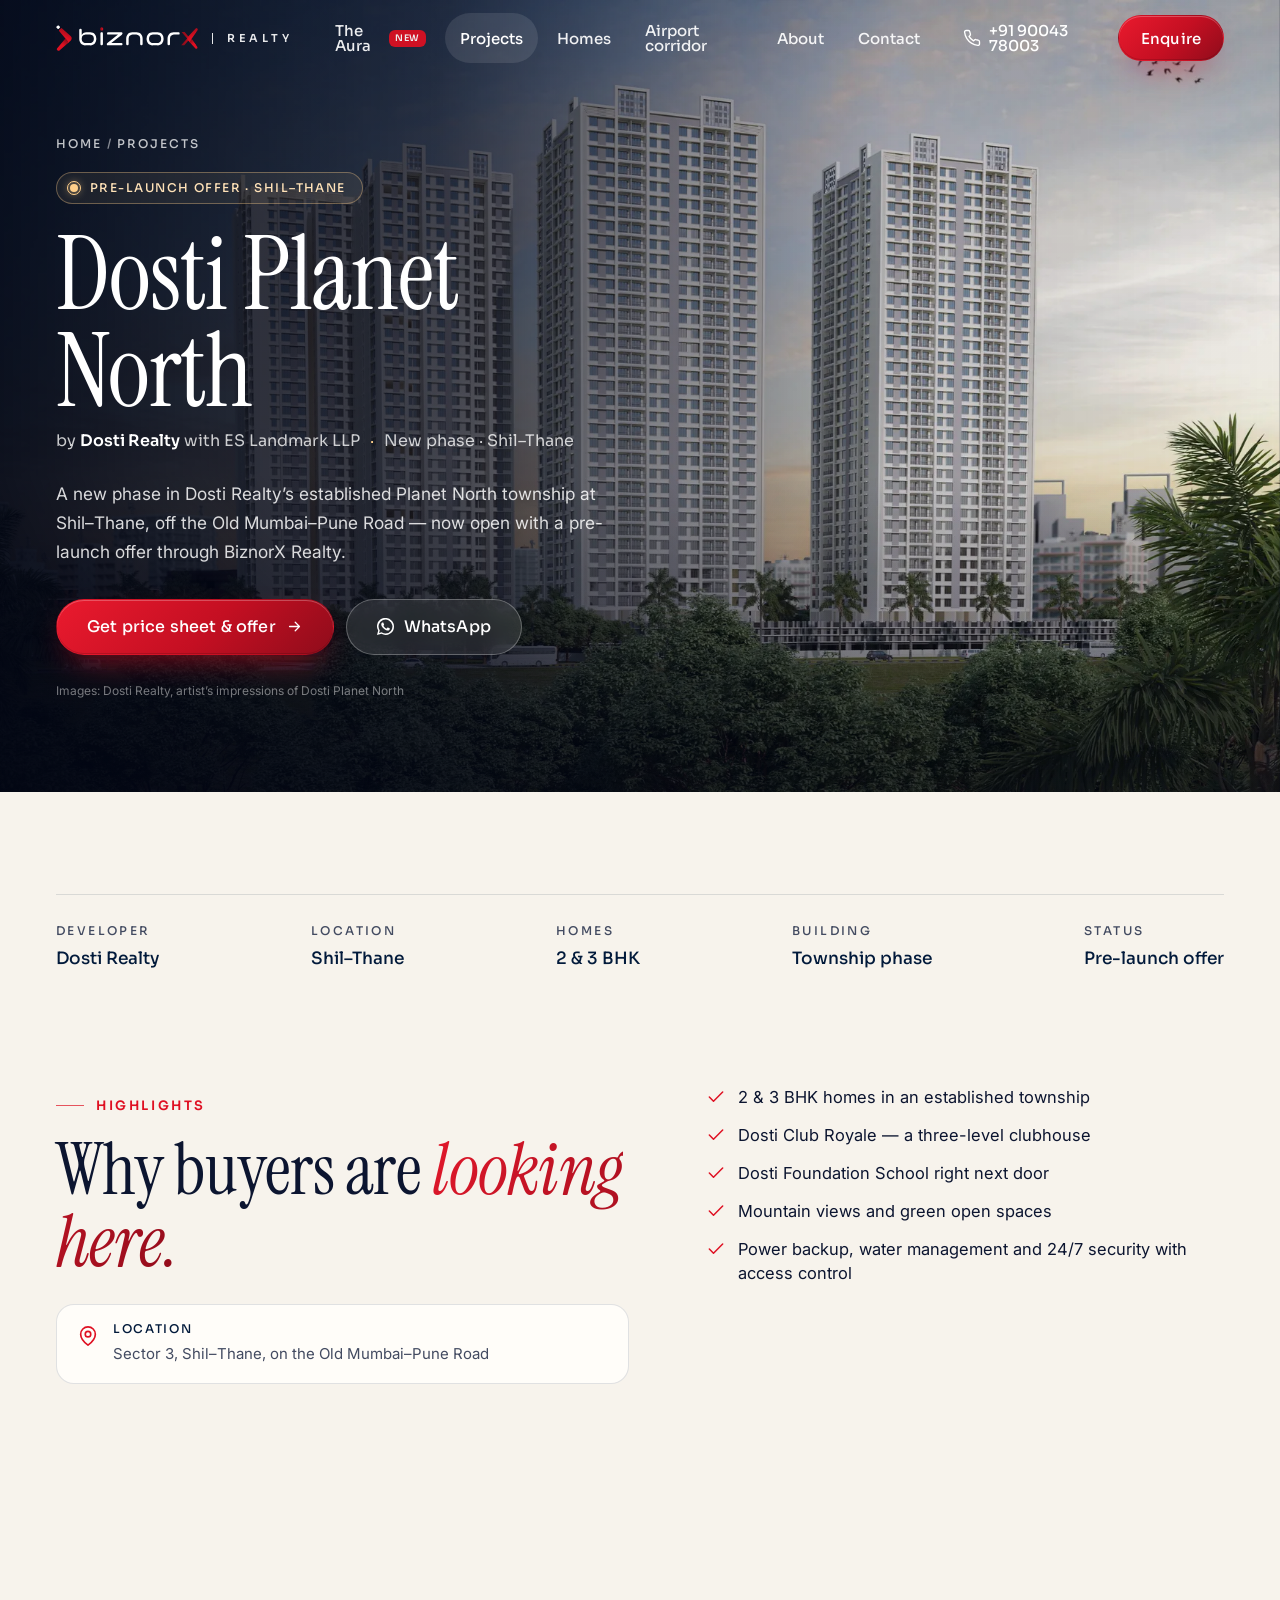
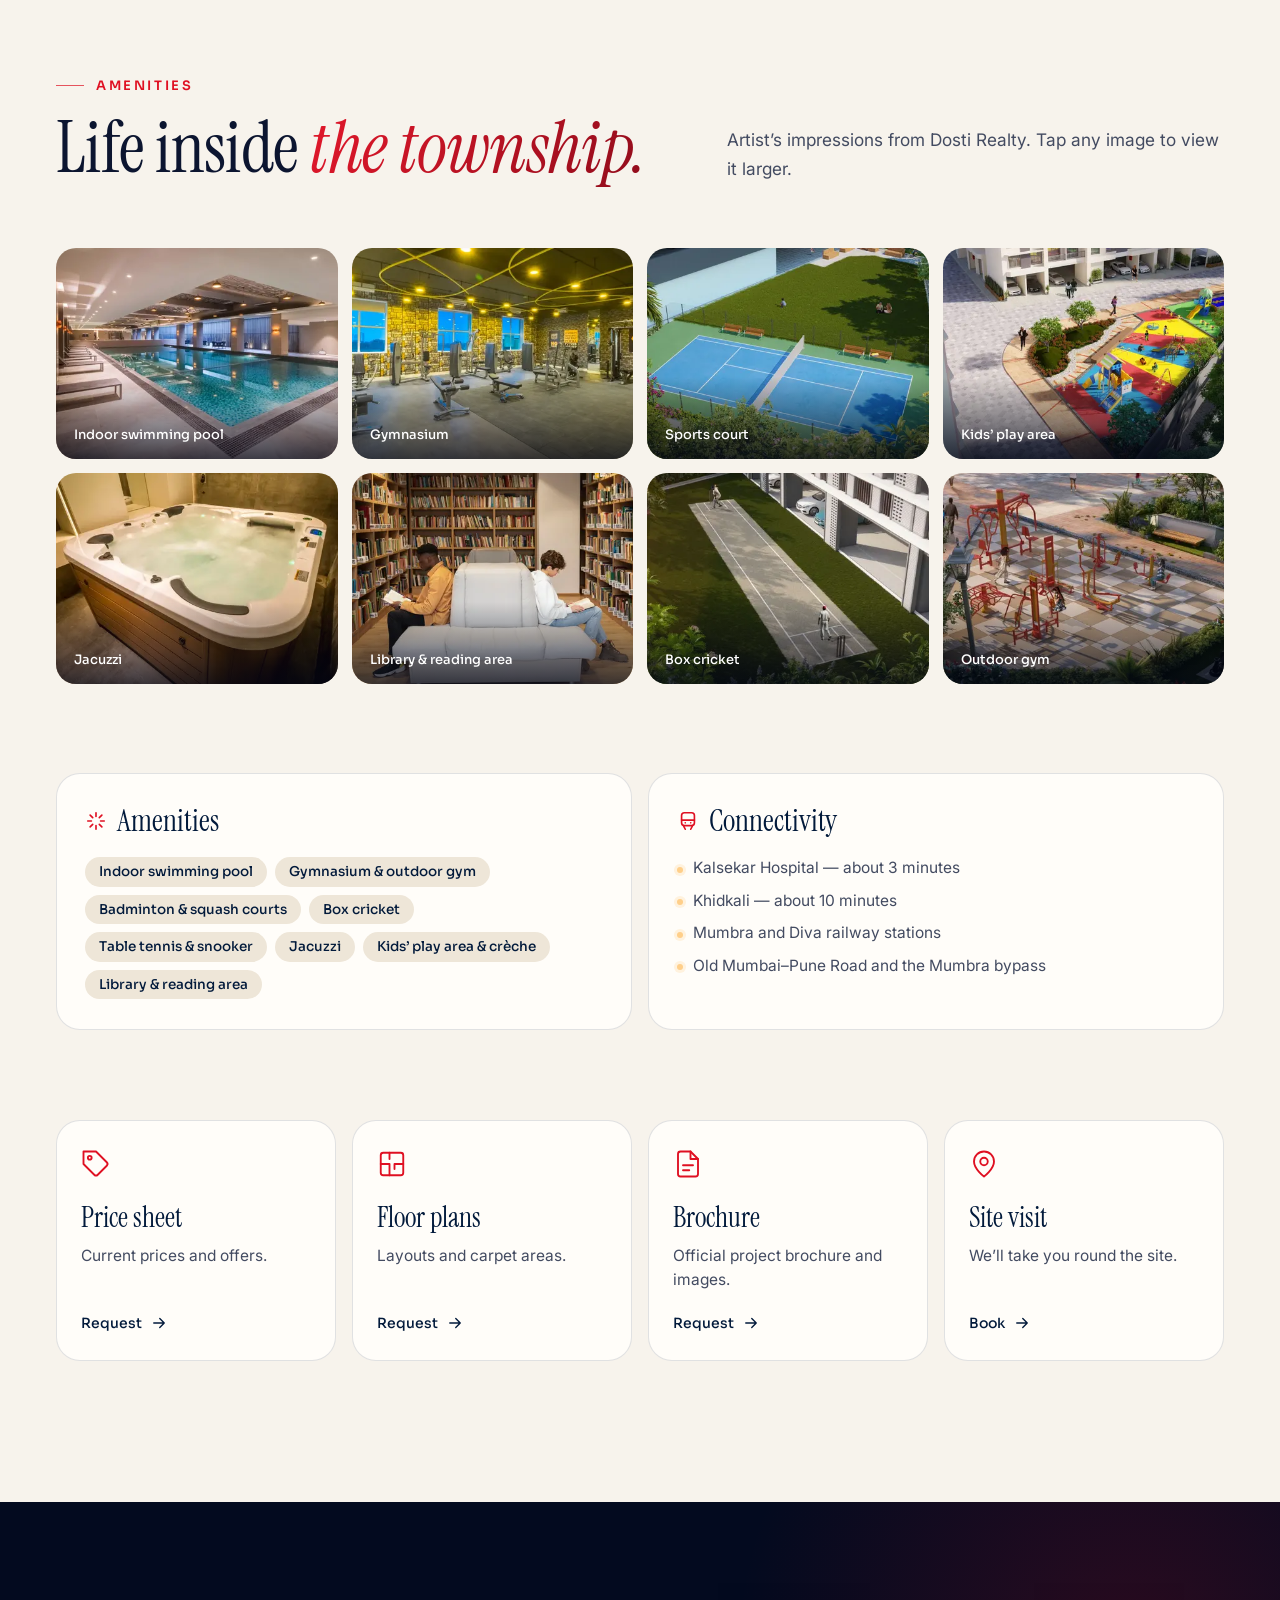
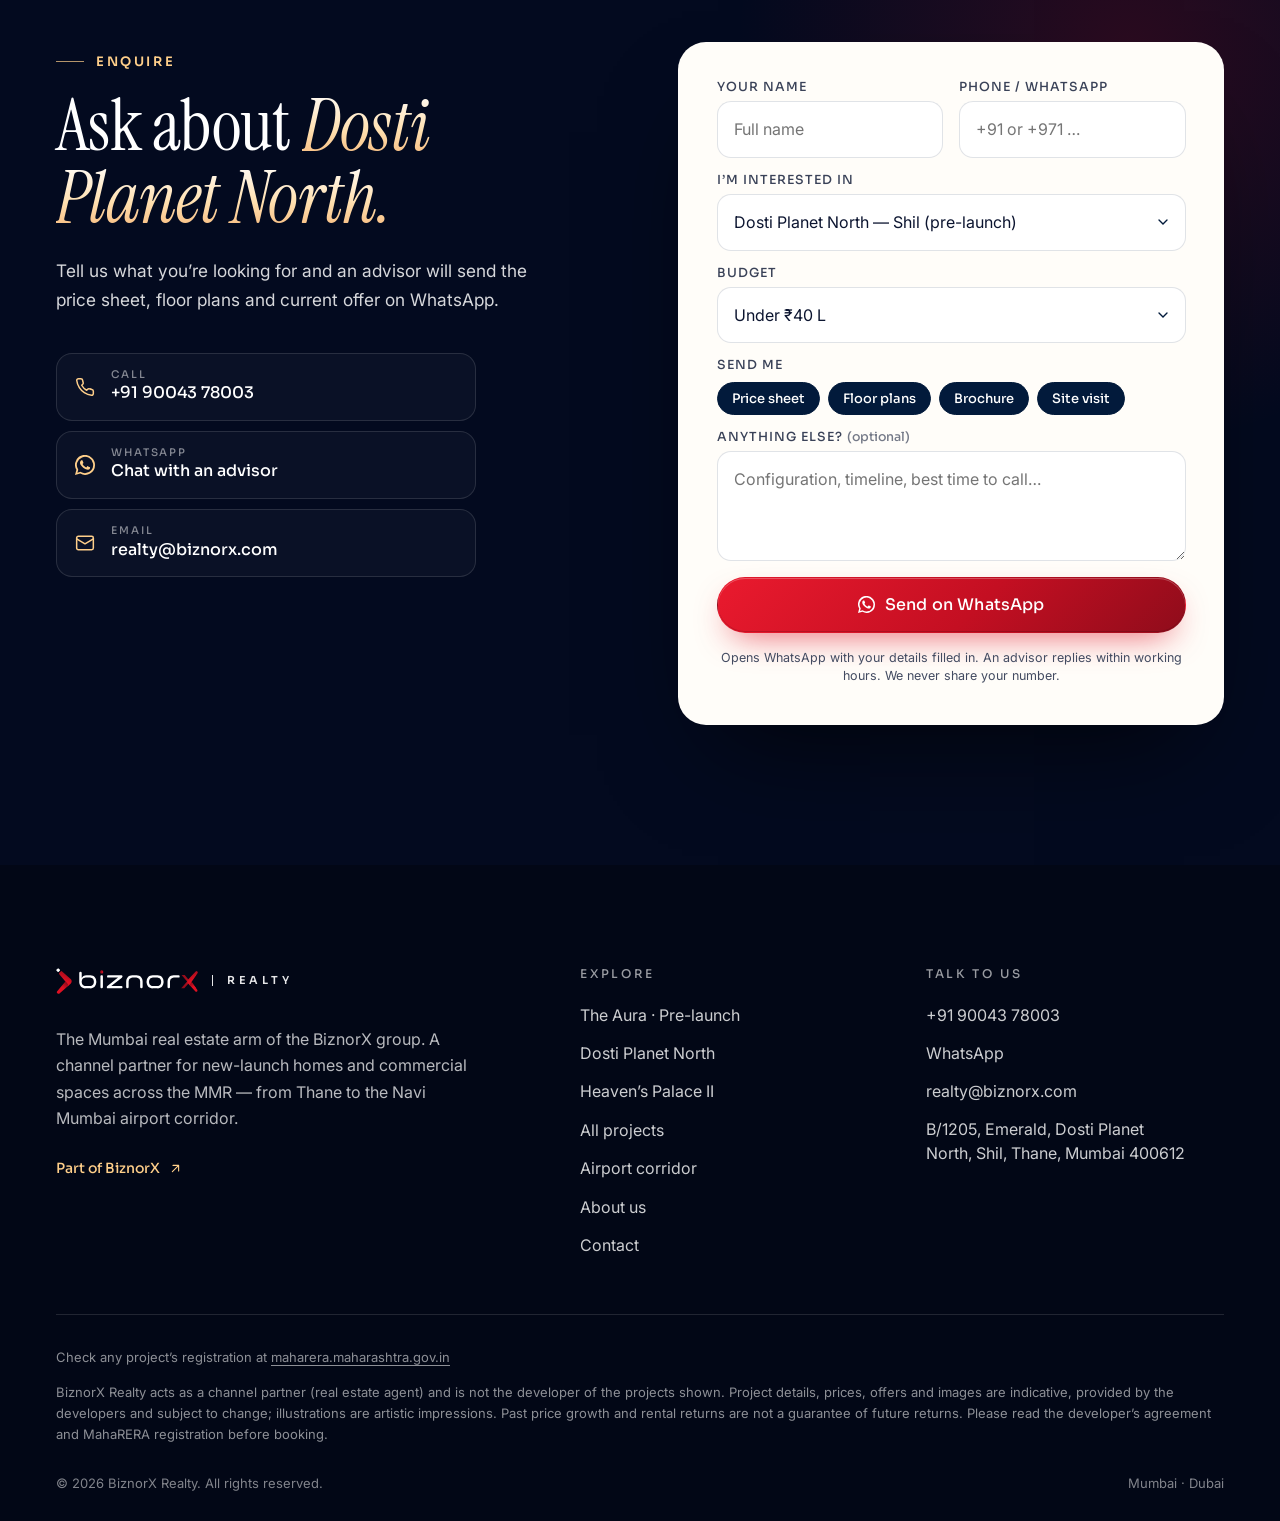
<file: site/projects/dosti-planet-north/index.html>
<!doctype html>
<html lang="en-IN">
<head>
<meta charset="utf-8">
<meta name="viewport" content="width=device-width, initial-scale=1, viewport-fit=cover">
<title>Dosti Planet North by Dosti Realty, Shil–Thane | BiznorX Realty</title>
<meta name="description" content="Dosti Planet North by Dosti Realty at Shil–Thane — 2 & 3 BHK. Pre-launch offer through channel partner BiznorX Realty.">
<meta name="robots" content="index,follow">
<meta name="facebook-domain-verification" content="81uxtne648thofjmoy9do44q72akgf" />
<link rel="canonical" href="https://biznorxrealty.com/projects/dosti-planet-north/">
<meta name="theme-color" content="#030a1f">
<meta property="og:type" content="website">
<meta property="og:title" content="Dosti Planet North by Dosti Realty, Shil–Thane | BiznorX Realty">
<meta property="og:description" content="Dosti Planet North by Dosti Realty at Shil–Thane — 2 & 3 BHK. Pre-launch offer through channel partner BiznorX Realty.">
<meta property="og:url" content="https://biznorxrealty.com/projects/dosti-planet-north/">
<meta property="og:image" content="https://biznorxrealty.com/assets/img/og.jpg">
<meta name="twitter:card" content="summary_large_image">
<link rel="icon" href="../../assets/brand/favicon.svg" type="image/svg+xml">
<link rel="preconnect" href="https://fonts.googleapis.com">
<link rel="preconnect" href="https://fonts.gstatic.com" crossorigin>
<link href="https://fonts.googleapis.com/css2?family=Instrument+Serif:ital@0;1&family=Inter:wght@400;500;600&family=Sora:wght@400;500;600&display=swap" rel="stylesheet">
<link rel="stylesheet" href="../../assets/css/style.css?v=d21da0c6">
<script>document.documentElement.classList.add('js')</script>
<script type="application/ld+json">{"@context":"https://schema.org","@type":"RealEstateAgent","name":"BiznorX Realty","url":"https://biznorxrealty.com","telephone":"+919004378003","email":"realty@biznorx.com","areaServed":["Mumbai","Thane","Navi Mumbai"],"address":{"@type":"PostalAddress","streetAddress":"B/1205, Emerald, Dosti Planet North, Shil","addressLocality":"Thane","postalCode":"400612","addressRegion":"Maharashtra","addressCountry":"IN"},"logo":"https://biznorxrealty.com/assets/brand/logo.svg","image":"https://biznorxrealty.com/assets/img/og.jpg","parentOrganization":{"@type":"Organization","name":"BiznorX","url":"https://biznorx.com"}}</script>
<script type="application/ld+json">{"@context": "https://schema.org", "@type": "ApartmentComplex", "name": "Dosti Planet North", "url": "https://biznorxrealty.com/projects/dosti-planet-north/", "description": "A new phase in Dosti Realty’s established Planet North township at Shil–Thane, off the Old Mumbai–Pune Road — now open with a pre-launch offer through BiznorX Realty.", "image": "https://biznorxrealty.com/assets/img/dosti/facade.webp", "address": {"@type": "PostalAddress", "streetAddress": "Sector 3, Shil–Thane, on the Old Mumbai–Pune Road", "addressRegion": "Maharashtra", "addressCountry": "IN"}}</script>
</head>
<body class="pg-projects">
<a class="skip-link" href="#main">Skip to content</a>
<header class="site-header" data-header>
  <div class="hdr">
    <a class="brand" href="../../" aria-label="BiznorX Realty home">
      <img class="logo-w" src="../../assets/brand/logo-white.svg" alt="BiznorX" width="150" height="27">
      <img class="logo-d" src="../../assets/brand/logo.svg" alt="" width="150" height="27">
      <span class="brand-tag">Realty</span>
    </a>
    <nav class="nav" aria-label="Main"><a href="../../aura/">The Aura<i class="nav-new">New</i></a><a href="../../projects/" aria-current="page">Projects</a><a href="../../#homes">Homes</a><a href="../../#corridor">Airport corridor</a><a href="../../about/">About</a><a href="../../contact/">Contact</a></nav>
    <div class="hdr-cta">
      <a class="hdr-phone" href="tel:+919004378003"><svg class="ic" viewBox="0 0 24 24" fill="none" stroke="currentColor" stroke-width="1.8" stroke-linecap="round" stroke-linejoin="round" aria-hidden="true"><path d="M22 16.9v3a2 2 0 0 1-2.2 2 19.8 19.8 0 0 1-8.6-3.1 19.5 19.5 0 0 1-6-6A19.8 19.8 0 0 1 2.1 4.2 2 2 0 0 1 4.1 2h3a2 2 0 0 1 2 1.7c.1 1 .4 1.9.7 2.8a2 2 0 0 1-.5 2.1L8 9.9a16 16 0 0 0 6 6l1.3-1.3a2 2 0 0 1 2.1-.4c.9.3 1.8.6 2.8.7a2 2 0 0 1 1.7 2z"/></svg><span>+91 90043 78003</span></a>
      <a class="btn btn-red btn-sm" href="#enquire">Enquire</a>
      <button class="menu-btn" type="button" aria-label="Open menu" aria-expanded="false" data-menu-btn><svg class="ic" viewBox="0 0 24 24" fill="none" stroke="currentColor" stroke-width="1.8" stroke-linecap="round" stroke-linejoin="round" aria-hidden="true"><path d="M4 7h16M4 12h16M4 17h10"/></svg></button>
    </div>
  </div>
</header>
<div class="mnav" data-menu hidden>
  <div class="mnav-inner">
    <nav aria-label="Mobile"><a href="../../aura/">The Aura<i class="nav-new">New</i></a><a href="../../projects/" aria-current="page">Projects</a><a href="../../#homes">Homes</a><a href="../../#corridor">Airport corridor</a><a href="../../about/">About</a><a href="../../contact/">Contact</a></nav>
    <div class="mnav-foot">
      <a class="btn btn-red" href="#enquire">Enquire now <svg class="ic" viewBox="0 0 24 24" fill="none" stroke="currentColor" stroke-width="1.8" stroke-linecap="round" stroke-linejoin="round" aria-hidden="true"><path d="M5 12h14M13 6l6 6-6 6"/></svg></a>
      <a class="btn btn-ghost" href="https://wa.me/919004378003?text=Hi%20BiznorX%20Realty%2C%20I%20would%20like%20to%20know%20more." target="_blank" rel="noopener"><svg class="ic" viewBox="0 0 24 24" fill="currentColor" aria-hidden="true"><path d="M17.5 14.4c-.3-.1-1.8-.9-2-1-.3-.1-.5-.1-.7.1-.2.3-.8 1-.9 1.2-.2.2-.3.2-.6.1-.3-.1-1.3-.5-2.4-1.5-.9-.8-1.5-1.8-1.7-2.1-.2-.3 0-.5.1-.6l.4-.5c.2-.2.2-.3.3-.5.1-.2 0-.4 0-.5l-.9-2.2c-.2-.6-.5-.5-.7-.5h-.6c-.2 0-.5.1-.8.4-.3.3-1 1-1 2.5s1.1 2.9 1.2 3.1c.1.2 2.1 3.2 5.1 4.5.7.3 1.3.5 1.7.6.7.2 1.4.2 1.9.1.6-.1 1.8-.7 2-1.4.2-.7.2-1.3.2-1.4-.1-.1-.3-.2-.6-.3zM12 21.8c-1.8 0-3.5-.5-5-1.4l-.4-.2-3.7 1 1-3.6-.2-.4A9.8 9.8 0 1 1 12 21.8zm8.4-18.2A11.8 11.8 0 0 0 1.7 17.8L0 24l6.3-1.7A11.8 11.8 0 0 0 24 12c0-3.2-1.2-6.1-3.6-8.4z"/></svg> WhatsApp</a>
      <a class="mnav-phone" href="tel:+919004378003">+91 90043 78003</a>
    </div>
  </div>
</div>
<main id="main">

<section class="ahero pd-hero ahero-photo" data-theme="dark">
  <img class="ahero-img" src="../../assets/img/dosti/facade.webp" srcset="../../assets/img/dosti/facade-sm.webp 600w, ../../assets/img/dosti/facade.webp 1800w" sizes="100vw" alt="Dosti Planet North towers — artist’s impression" fetchpriority="high">
  <div class="wrap ahero-inner">
    <nav class="crumb" aria-label="Breadcrumb"><a href="../../">Home</a> / <a href="../">Projects</a></nav>
    <span class="tag-live"><i></i>Pre-launch offer · Shil–Thane</span>
    <h1 class="pd-title">Dosti Planet North</h1>
    <p class="as-by">by <b>Dosti Realty</b> with ES Landmark LLP <span>·</span> New phase · Shil–Thane</p>
    <p class="lead pd-lead">A new phase in Dosti Realty’s established Planet North township at Shil–Thane, off the Old Mumbai–Pune Road — now open with a pre-launch offer through BiznorX Realty.</p>
    <div class="j-actions">
      <a class="btn btn-red" href="#enquire">Get price sheet &amp; offer <svg class="ic" viewBox="0 0 24 24" fill="none" stroke="currentColor" stroke-width="1.8" stroke-linecap="round" stroke-linejoin="round" aria-hidden="true"><path d="M5 12h14M13 6l6 6-6 6"/></svg></a>
      <a class="btn btn-glass" href="https://wa.me/919004378003?text=Hi%20BiznorX%20Realty%2C%20I%20am%20interested%20in%20Dosti%20Planet%20North%20%28Shil%E2%80%93Thane%29.%20Please%20share%20the%20price%20sheet%20and%20current%20offer." target="_blank" rel="noopener"><svg class="ic" viewBox="0 0 24 24" fill="currentColor" aria-hidden="true"><path d="M17.5 14.4c-.3-.1-1.8-.9-2-1-.3-.1-.5-.1-.7.1-.2.3-.8 1-.9 1.2-.2.2-.3.2-.6.1-.3-.1-1.3-.5-2.4-1.5-.9-.8-1.5-1.8-1.7-2.1-.2-.3 0-.5.1-.6l.4-.5c.2-.2.2-.3.3-.5.1-.2 0-.4 0-.5l-.9-2.2c-.2-.6-.5-.5-.7-.5h-.6c-.2 0-.5.1-.8.4-.3.3-1 1-1 2.5s1.1 2.9 1.2 3.1c.1.2 2.1 3.2 5.1 4.5.7.3 1.3.5 1.7.6.7.2 1.4.2 1.9.1.6-.1 1.8-.7 2-1.4.2-.7.2-1.3.2-1.4-.1-.1-.3-.2-.6-.3zM12 21.8c-1.8 0-3.5-.5-5-1.4l-.4-.2-3.7 1 1-3.6-.2-.4A9.8 9.8 0 1 1 12 21.8zm8.4-18.2A11.8 11.8 0 0 0 1.7 17.8L0 24l6.3-1.7A11.8 11.8 0 0 0 24 12c0-3.2-1.2-6.1-3.6-8.4z"/></svg> WhatsApp</a>
    </div>
    <p class="ahero-rera">Images: Dosti Realty, artist’s impressions of Dosti Planet North</p>
  </div>
</section>

<section class="ov" data-theme="light">
  <div class="wrap">
    <dl class="facts facts-light reveal">
      <div><dt>Developer</dt><dd>Dosti Realty</dd></div>
      <div><dt>Location</dt><dd>Shil–Thane</dd></div>
      <div><dt>Homes</dt><dd>2 & 3 BHK</dd></div>
      <div><dt>Building</dt><dd>Township phase</dd></div>
      <div><dt>Status</dt><dd>Pre-launch offer</dd></div>
    </dl>
    <div class="ov-grid ov-grid-text">
      <div>
        <span class="eyebrow reveal">Highlights</span>
        <h2 class="reveal">Why buyers are <em>looking here.</em></h2>
        <p class="addr reveal"><svg class="ic" viewBox="0 0 24 24" fill="none" stroke="currentColor" stroke-width="1.8" stroke-linecap="round" stroke-linejoin="round" aria-hidden="true"><path d="M20 10c0 6-8 12-8 12s-8-6-8-12a8 8 0 0 1 16 0z"/><circle cx="12" cy="10" r="3"/></svg><span><b>Location</b>Sector 3, Shil–Thane, on the Old Mumbai–Pune Road</span></p>
        
      </div>
      <ul class="ticks ticks-light"><li class="reveal"><svg class="ic" viewBox="0 0 24 24" fill="none" stroke="currentColor" stroke-width="1.8" stroke-linecap="round" stroke-linejoin="round" aria-hidden="true"><path d="M20 6 9 17l-5-5"/></svg> 2 & 3 BHK homes in an established township</li><li class="reveal"><svg class="ic" viewBox="0 0 24 24" fill="none" stroke="currentColor" stroke-width="1.8" stroke-linecap="round" stroke-linejoin="round" aria-hidden="true"><path d="M20 6 9 17l-5-5"/></svg> Dosti Club Royale — a three-level clubhouse</li><li class="reveal"><svg class="ic" viewBox="0 0 24 24" fill="none" stroke="currentColor" stroke-width="1.8" stroke-linecap="round" stroke-linejoin="round" aria-hidden="true"><path d="M20 6 9 17l-5-5"/></svg> Dosti Foundation School right next door</li><li class="reveal"><svg class="ic" viewBox="0 0 24 24" fill="none" stroke="currentColor" stroke-width="1.8" stroke-linecap="round" stroke-linejoin="round" aria-hidden="true"><path d="M20 6 9 17l-5-5"/></svg> Mountain views and green open spaces</li><li class="reveal"><svg class="ic" viewBox="0 0 24 24" fill="none" stroke="currentColor" stroke-width="1.8" stroke-linecap="round" stroke-linejoin="round" aria-hidden="true"><path d="M20 6 9 17l-5-5"/></svg> Power backup, water management and 24/7 security with access control</li></ul>
    </div>
  </div>
</section>

<section class="amen" data-theme="light">
  <div class="wrap">
    <div class="sec-head">
      <div><span class="eyebrow reveal">Amenities</span><h2 class="reveal">Life inside <em>the township.</em></h2></div>
      <p class="lead reveal">Artist’s impressions from Dosti Realty. Tap any image to view it larger.</p>
    </div>
    <div class="am-grid"><figure class="am-tile reveal" data-lightbox="../../assets/img/dosti/pool.webp"><img src="../../assets/img/dosti/pool-sm.webp" alt="Indoor swimming pool" loading="lazy"><figcaption>Indoor swimming pool</figcaption></figure><figure class="am-tile reveal" data-lightbox="../../assets/img/dosti/gym.webp"><img src="../../assets/img/dosti/gym-sm.webp" alt="Gymnasium" loading="lazy"><figcaption>Gymnasium</figcaption></figure><figure class="am-tile reveal" data-lightbox="../../assets/img/dosti/court.webp"><img src="../../assets/img/dosti/court-sm.webp" alt="Sports court" loading="lazy"><figcaption>Sports court</figcaption></figure><figure class="am-tile reveal" data-lightbox="../../assets/img/dosti/kids.webp"><img src="../../assets/img/dosti/kids-sm.webp" alt="Kids’ play area" loading="lazy"><figcaption>Kids’ play area</figcaption></figure><figure class="am-tile reveal" data-lightbox="../../assets/img/dosti/jacuzzi.webp"><img src="../../assets/img/dosti/jacuzzi-sm.webp" alt="Jacuzzi" loading="lazy"><figcaption>Jacuzzi</figcaption></figure><figure class="am-tile reveal" data-lightbox="../../assets/img/dosti/library.webp"><img src="../../assets/img/dosti/library-sm.webp" alt="Library & reading area" loading="lazy"><figcaption>Library & reading area</figcaption></figure><figure class="am-tile reveal" data-lightbox="../../assets/img/dosti/cricket.webp"><img src="../../assets/img/dosti/cricket-sm.webp" alt="Box cricket" loading="lazy"><figcaption>Box cricket</figcaption></figure><figure class="am-tile reveal" data-lightbox="../../assets/img/dosti/outdoor-gym.webp"><img src="../../assets/img/dosti/outdoor-gym-sm.webp" alt="Outdoor gym" loading="lazy"><figcaption>Outdoor gym</figcaption></figure></div>
  </div>
</section>
<section class="amen pd-info" data-theme="light">
  <div class="wrap pd-two">
    <div class="pd-box reveal">
      <h3><svg class="ic" viewBox="0 0 24 24" fill="none" stroke="currentColor" stroke-width="1.8" stroke-linecap="round" stroke-linejoin="round" aria-hidden="true"><path d="M12 3v4M12 17v4M3 12h4M17 12h4M5.6 5.6l2.8 2.8M15.6 15.6l2.8 2.8M5.6 18.4l2.8-2.8M15.6 8.4l2.8-2.8"/></svg> Amenities</h3>
      <ul class="chips"><li>Indoor swimming pool</li><li>Gymnasium & outdoor gym</li><li>Badminton & squash courts</li><li>Box cricket</li><li>Table tennis & snooker</li><li>Jacuzzi</li><li>Kids’ play area & crèche</li><li>Library & reading area</li></ul>
    </div>
    <div class="pd-box reveal">
      <h3><svg class="ic" viewBox="0 0 24 24" fill="none" stroke="currentColor" stroke-width="1.8" stroke-linecap="round" stroke-linejoin="round" aria-hidden="true"><rect x="5" y="3" width="14" height="14" rx="3"/><path d="M5 11h14M9 21l-2-4M15 21l2-4M9 14h.01M15 14h.01"/></svg> Connectivity</h3>
      <ul class="pd-list"><li>Kalsekar Hospital — about 3 minutes</li><li>Khidkali — about 10 minutes</li><li>Mumbra and Diva railway stations</li><li>Old Mumbai–Pune Road and the Mumbra bypass</li></ul>
    </div>
  </div>
</section>

<section class="docs" data-theme="light">
  <div class="wrap">
    <div class="doc-grid">
      <a class="doc reveal" href="#enquire" data-want="Price sheet"><svg class="ic" viewBox="0 0 24 24" fill="none" stroke="currentColor" stroke-width="1.8" stroke-linecap="round" stroke-linejoin="round" aria-hidden="true"><path d="M20.6 13.4 13.4 20.6a2 2 0 0 1-2.8 0L2 12V2h10l8.6 8.6a2 2 0 0 1 0 2.8z"/><circle cx="7" cy="7" r="1.5"/></svg><h3>Price sheet</h3><p>Current prices and offers.</p><span>Request <svg class="ic" viewBox="0 0 24 24" fill="none" stroke="currentColor" stroke-width="1.8" stroke-linecap="round" stroke-linejoin="round" aria-hidden="true"><path d="M5 12h14M13 6l6 6-6 6"/></svg></span></a>
      <a class="doc reveal" href="#enquire" data-want="Floor plans"><svg class="ic" viewBox="0 0 24 24" fill="none" stroke="currentColor" stroke-width="1.8" stroke-linecap="round" stroke-linejoin="round" aria-hidden="true"><rect x="3" y="3" width="18" height="18" rx="2"/><path d="M3 12h7v9M10 3v5M14 12h7M14 12v4"/></svg><h3>Floor plans</h3><p>Layouts and carpet areas.</p><span>Request <svg class="ic" viewBox="0 0 24 24" fill="none" stroke="currentColor" stroke-width="1.8" stroke-linecap="round" stroke-linejoin="round" aria-hidden="true"><path d="M5 12h14M13 6l6 6-6 6"/></svg></span></a>
      <a class="doc reveal" href="#enquire" data-want="Brochure"><svg class="ic" viewBox="0 0 24 24" fill="none" stroke="currentColor" stroke-width="1.8" stroke-linecap="round" stroke-linejoin="round" aria-hidden="true"><path d="M14 2H6a2 2 0 0 0-2 2v16a2 2 0 0 0 2 2h12a2 2 0 0 0 2-2V8z"/><path d="M14 2v6h6M8 13h8M8 17h5"/></svg><h3>Brochure</h3><p>Official project brochure and images.</p><span>Request <svg class="ic" viewBox="0 0 24 24" fill="none" stroke="currentColor" stroke-width="1.8" stroke-linecap="round" stroke-linejoin="round" aria-hidden="true"><path d="M5 12h14M13 6l6 6-6 6"/></svg></span></a>
      <a class="doc reveal" href="#enquire" data-want="Site visit"><svg class="ic" viewBox="0 0 24 24" fill="none" stroke="currentColor" stroke-width="1.8" stroke-linecap="round" stroke-linejoin="round" aria-hidden="true"><path d="M20 10c0 6-8 12-8 12s-8-6-8-12a8 8 0 0 1 16 0z"/><circle cx="12" cy="10" r="3"/></svg><h3>Site visit</h3><p>We’ll take you round the site.</p><span>Book <svg class="ic" viewBox="0 0 24 24" fill="none" stroke="currentColor" stroke-width="1.8" stroke-linecap="round" stroke-linejoin="round" aria-hidden="true"><path d="M5 12h14M13 6l6 6-6 6"/></svg></span></a>
    </div>
  </div>
</section>
<section class="enquire" id="enquire" data-theme="dark">
  <div class="enq-glow" aria-hidden="true"></div>
  <div class="wrap enq-grid">
    <div class="enq-copy">
      <span class="eyebrow reveal">Enquire</span>
      <h2 class="reveal">Ask about <em>Dosti Planet North.</em></h2>
      <p class="lead reveal">Tell us what you’re looking for and an advisor will send the price sheet, floor plans and current offer on WhatsApp.</p>
      <ul class="enq-contacts reveal">
        <li><a href="tel:+919004378003"><svg class="ic" viewBox="0 0 24 24" fill="none" stroke="currentColor" stroke-width="1.8" stroke-linecap="round" stroke-linejoin="round" aria-hidden="true"><path d="M22 16.9v3a2 2 0 0 1-2.2 2 19.8 19.8 0 0 1-8.6-3.1 19.5 19.5 0 0 1-6-6A19.8 19.8 0 0 1 2.1 4.2 2 2 0 0 1 4.1 2h3a2 2 0 0 1 2 1.7c.1 1 .4 1.9.7 2.8a2 2 0 0 1-.5 2.1L8 9.9a16 16 0 0 0 6 6l1.3-1.3a2 2 0 0 1 2.1-.4c.9.3 1.8.6 2.8.7a2 2 0 0 1 1.7 2z"/></svg><span><small>Call</small>+91 90043 78003</span></a></li>
        <li><a href="https://wa.me/919004378003?text=Hi%20BiznorX%20Realty%2C%20I%20would%20like%20to%20know%20more." target="_blank" rel="noopener"><svg class="ic" viewBox="0 0 24 24" fill="currentColor" aria-hidden="true"><path d="M17.5 14.4c-.3-.1-1.8-.9-2-1-.3-.1-.5-.1-.7.1-.2.3-.8 1-.9 1.2-.2.2-.3.2-.6.1-.3-.1-1.3-.5-2.4-1.5-.9-.8-1.5-1.8-1.7-2.1-.2-.3 0-.5.1-.6l.4-.5c.2-.2.2-.3.3-.5.1-.2 0-.4 0-.5l-.9-2.2c-.2-.6-.5-.5-.7-.5h-.6c-.2 0-.5.1-.8.4-.3.3-1 1-1 2.5s1.1 2.9 1.2 3.1c.1.2 2.1 3.2 5.1 4.5.7.3 1.3.5 1.7.6.7.2 1.4.2 1.9.1.6-.1 1.8-.7 2-1.4.2-.7.2-1.3.2-1.4-.1-.1-.3-.2-.6-.3zM12 21.8c-1.8 0-3.5-.5-5-1.4l-.4-.2-3.7 1 1-3.6-.2-.4A9.8 9.8 0 1 1 12 21.8zm8.4-18.2A11.8 11.8 0 0 0 1.7 17.8L0 24l6.3-1.7A11.8 11.8 0 0 0 24 12c0-3.2-1.2-6.1-3.6-8.4z"/></svg><span><small>WhatsApp</small>Chat with an advisor</span></a></li>
        <li><a href="mailto:realty@biznorx.com"><svg class="ic" viewBox="0 0 24 24" fill="none" stroke="currentColor" stroke-width="1.8" stroke-linecap="round" stroke-linejoin="round" aria-hidden="true"><rect x="2" y="4" width="20" height="16" rx="2"/><path d="m22 7-10 6L2 7"/></svg><span><small>Email</small>realty@biznorx.com</span></a></li>
      </ul>
    </div>
    <form class="enq-form reveal" data-wa-form="919004378003" novalidate>
      <div class="f-row">
        <label class="f"><span>Your name</span><input name="Name" autocomplete="name" required placeholder="Full name"></label>
        <label class="f"><span>Phone / WhatsApp</span><input name="Phone" type="tel" autocomplete="tel" required placeholder="+91 or +971 …"></label>
      </div>
      <label class="f"><span>I’m interested in</span><select name="Interested in" data-interest-select><option>The Aura — Kausa, Mumbra (pre-launch EOI)</option><option selected>Dosti Planet North — Shil (pre-launch)</option><option>Heaven’s Palace II — Shil</option><option>Homes near Navi Mumbai airport</option><option>Homes in Thane / Mumbra</option><option>Commercial — shop / office</option><option>Not sure yet — advise me</option></select></label>
      <label class="f"><span>Budget</span><select name="Budget"><option>Under ₹40 L</option><option>₹40 – 75 L</option><option>₹75 L – 1.5 Cr</option><option>₹1.5 Cr +</option><option>Prefer to discuss</option></select></label>
      <fieldset class="f-wants"><legend>Send me</legend><label><input type="checkbox" name="Send me" value="Price sheet" checked><span>Price sheet</span></label><label><input type="checkbox" name="Send me" value="Floor plans" checked><span>Floor plans</span></label><label><input type="checkbox" name="Send me" value="Brochure" checked><span>Brochure</span></label><label><input type="checkbox" name="Send me" value="Site visit" checked><span>Site visit</span></label></fieldset>
      <label class="f"><span>Anything else? <em>(optional)</em></span><textarea name="Message" rows="3" placeholder="Configuration, timeline, best time to call…"></textarea></label>
      <button class="btn btn-red btn-block" type="submit"><svg class="ic" viewBox="0 0 24 24" fill="currentColor" aria-hidden="true"><path d="M17.5 14.4c-.3-.1-1.8-.9-2-1-.3-.1-.5-.1-.7.1-.2.3-.8 1-.9 1.2-.2.2-.3.2-.6.1-.3-.1-1.3-.5-2.4-1.5-.9-.8-1.5-1.8-1.7-2.1-.2-.3 0-.5.1-.6l.4-.5c.2-.2.2-.3.3-.5.1-.2 0-.4 0-.5l-.9-2.2c-.2-.6-.5-.5-.7-.5h-.6c-.2 0-.5.1-.8.4-.3.3-1 1-1 2.5s1.1 2.9 1.2 3.1c.1.2 2.1 3.2 5.1 4.5.7.3 1.3.5 1.7.6.7.2 1.4.2 1.9.1.6-.1 1.8-.7 2-1.4.2-.7.2-1.3.2-1.4-.1-.1-.3-.2-.6-.3zM12 21.8c-1.8 0-3.5-.5-5-1.4l-.4-.2-3.7 1 1-3.6-.2-.4A9.8 9.8 0 1 1 12 21.8zm8.4-18.2A11.8 11.8 0 0 0 1.7 17.8L0 24l6.3-1.7A11.8 11.8 0 0 0 24 12c0-3.2-1.2-6.1-3.6-8.4z"/></svg> Send on WhatsApp</button>
      <p class="f-note">Opens WhatsApp with your details filled in. An advisor replies within working hours. We never share your number.</p>
      <p class="f-error" data-form-error hidden>Please add your name and a phone number we can reach you on.</p>
    </form>
  </div>
</section>
</main>
<footer class="site-footer" data-theme="dark">
  <div class="wrap">
    <div class="ft-top">
      <div class="ft-brand">
        <a class="brand" href="../../"><img src="../../assets/brand/logo-white.svg" alt="BiznorX" width="150" height="27"><span class="brand-tag">Realty</span></a>
        <p>The Mumbai real estate arm of the BiznorX group. A channel partner for new-launch homes and commercial spaces across the MMR — from Thane to the Navi Mumbai airport corridor.</p>
        <a class="ft-group" href="https://biznorx.com" target="_blank" rel="noopener">Part of BiznorX <svg class="ic" viewBox="0 0 24 24" fill="none" stroke="currentColor" stroke-width="1.8" stroke-linecap="round" stroke-linejoin="round" aria-hidden="true"><path d="M7 17 17 7M8 7h9v9"/></svg></a>
      </div>
      <div class="ft-col">
        <h3>Explore</h3>
        <a href="../../aura/">The Aura · Pre-launch</a>
        <a href="../../projects/dosti-planet-north/">Dosti Planet North</a>
        <a href="../../projects/heavens-palace/">Heaven’s Palace II</a>
        <a href="../../projects/">All projects</a>
        <a href="../../#corridor">Airport corridor</a>
        <a href="../../about/">About us</a>
        <a href="../../contact/">Contact</a>
      </div>
      <div class="ft-col">
        <h3>Talk to us</h3>
        <a href="tel:+919004378003">+91 90043 78003</a>
        <a href="https://wa.me/919004378003?text=Hi%20BiznorX%20Realty%2C%20I%20would%20like%20to%20know%20more." target="_blank" rel="noopener">WhatsApp</a>
        <a href="mailto:realty@biznorx.com">realty@biznorx.com</a>
        <a class="ft-addr" href="https://www.google.com/maps/search/?api=1&query=Emerald%2C+Dosti+Planet+North%2C+Shil%2C+Thane+400612" target="_blank" rel="noopener">B/1205, Emerald, Dosti Planet North, Shil, Thane, Mumbai 400612</a>
      </div>
    </div>
    <div class="ft-legal">
      <p>Check any project’s registration at <a href="https://maharera.maharashtra.gov.in" target="_blank" rel="noopener">maharera.maharashtra.gov.in</a></p>
      <p>BiznorX Realty acts as a channel partner (real estate agent) and is not the developer of the projects shown. Project details, prices, offers and images are indicative, provided by the developers and subject to change; illustrations are artistic impressions. Past price growth and rental returns are not a guarantee of future returns. Please read the developer’s agreement and MahaRERA registration before booking.</p>
      <div class="ft-bottom"><span>© 2026 BiznorX Realty. All rights reserved.</span><span>Mumbai · Dubai</span></div>
    </div>
  </div>
</footer>
<div class="mbar" data-mbar>
  <a href="tel:+919004378003"><svg class="ic" viewBox="0 0 24 24" fill="none" stroke="currentColor" stroke-width="1.8" stroke-linecap="round" stroke-linejoin="round" aria-hidden="true"><path d="M22 16.9v3a2 2 0 0 1-2.2 2 19.8 19.8 0 0 1-8.6-3.1 19.5 19.5 0 0 1-6-6A19.8 19.8 0 0 1 2.1 4.2 2 2 0 0 1 4.1 2h3a2 2 0 0 1 2 1.7c.1 1 .4 1.9.7 2.8a2 2 0 0 1-.5 2.1L8 9.9a16 16 0 0 0 6 6l1.3-1.3a2 2 0 0 1 2.1-.4c.9.3 1.8.6 2.8.7a2 2 0 0 1 1.7 2z"/></svg><span>Call</span></a>
  <a href="https://wa.me/919004378003?text=Hi%20BiznorX%20Realty%2C%20I%20would%20like%20to%20know%20more." target="_blank" rel="noopener"><svg class="ic" viewBox="0 0 24 24" fill="currentColor" aria-hidden="true"><path d="M17.5 14.4c-.3-.1-1.8-.9-2-1-.3-.1-.5-.1-.7.1-.2.3-.8 1-.9 1.2-.2.2-.3.2-.6.1-.3-.1-1.3-.5-2.4-1.5-.9-.8-1.5-1.8-1.7-2.1-.2-.3 0-.5.1-.6l.4-.5c.2-.2.2-.3.3-.5.1-.2 0-.4 0-.5l-.9-2.2c-.2-.6-.5-.5-.7-.5h-.6c-.2 0-.5.1-.8.4-.3.3-1 1-1 2.5s1.1 2.9 1.2 3.1c.1.2 2.1 3.2 5.1 4.5.7.3 1.3.5 1.7.6.7.2 1.4.2 1.9.1.6-.1 1.8-.7 2-1.4.2-.7.2-1.3.2-1.4-.1-.1-.3-.2-.6-.3zM12 21.8c-1.8 0-3.5-.5-5-1.4l-.4-.2-3.7 1 1-3.6-.2-.4A9.8 9.8 0 1 1 12 21.8zm8.4-18.2A11.8 11.8 0 0 0 1.7 17.8L0 24l6.3-1.7A11.8 11.8 0 0 0 24 12c0-3.2-1.2-6.1-3.6-8.4z"/></svg><span>WhatsApp</span></a>
  <a class="mbar-main" href="#enquire">Enquire now</a>
</div>
<a class="wa-float" href="https://wa.me/919004378003?text=Hi%20BiznorX%20Realty%2C%20I%20would%20like%20to%20know%20more." target="_blank" rel="noopener" aria-label="Chat on WhatsApp"><svg class="ic" viewBox="0 0 24 24" fill="currentColor" aria-hidden="true"><path d="M17.5 14.4c-.3-.1-1.8-.9-2-1-.3-.1-.5-.1-.7.1-.2.3-.8 1-.9 1.2-.2.2-.3.2-.6.1-.3-.1-1.3-.5-2.4-1.5-.9-.8-1.5-1.8-1.7-2.1-.2-.3 0-.5.1-.6l.4-.5c.2-.2.2-.3.3-.5.1-.2 0-.4 0-.5l-.9-2.2c-.2-.6-.5-.5-.7-.5h-.6c-.2 0-.5.1-.8.4-.3.3-1 1-1 2.5s1.1 2.9 1.2 3.1c.1.2 2.1 3.2 5.1 4.5.7.3 1.3.5 1.7.6.7.2 1.4.2 1.9.1.6-.1 1.8-.7 2-1.4.2-.7.2-1.3.2-1.4-.1-.1-.3-.2-.6-.3zM12 21.8c-1.8 0-3.5-.5-5-1.4l-.4-.2-3.7 1 1-3.6-.2-.4A9.8 9.8 0 1 1 12 21.8zm8.4-18.2A11.8 11.8 0 0 0 1.7 17.8L0 24l6.3-1.7A11.8 11.8 0 0 0 24 12c0-3.2-1.2-6.1-3.6-8.4z"/></svg></a>
<script src="../../assets/js/main.js?v=d21da0c6" defer></script>
</body>
</html>
</file>
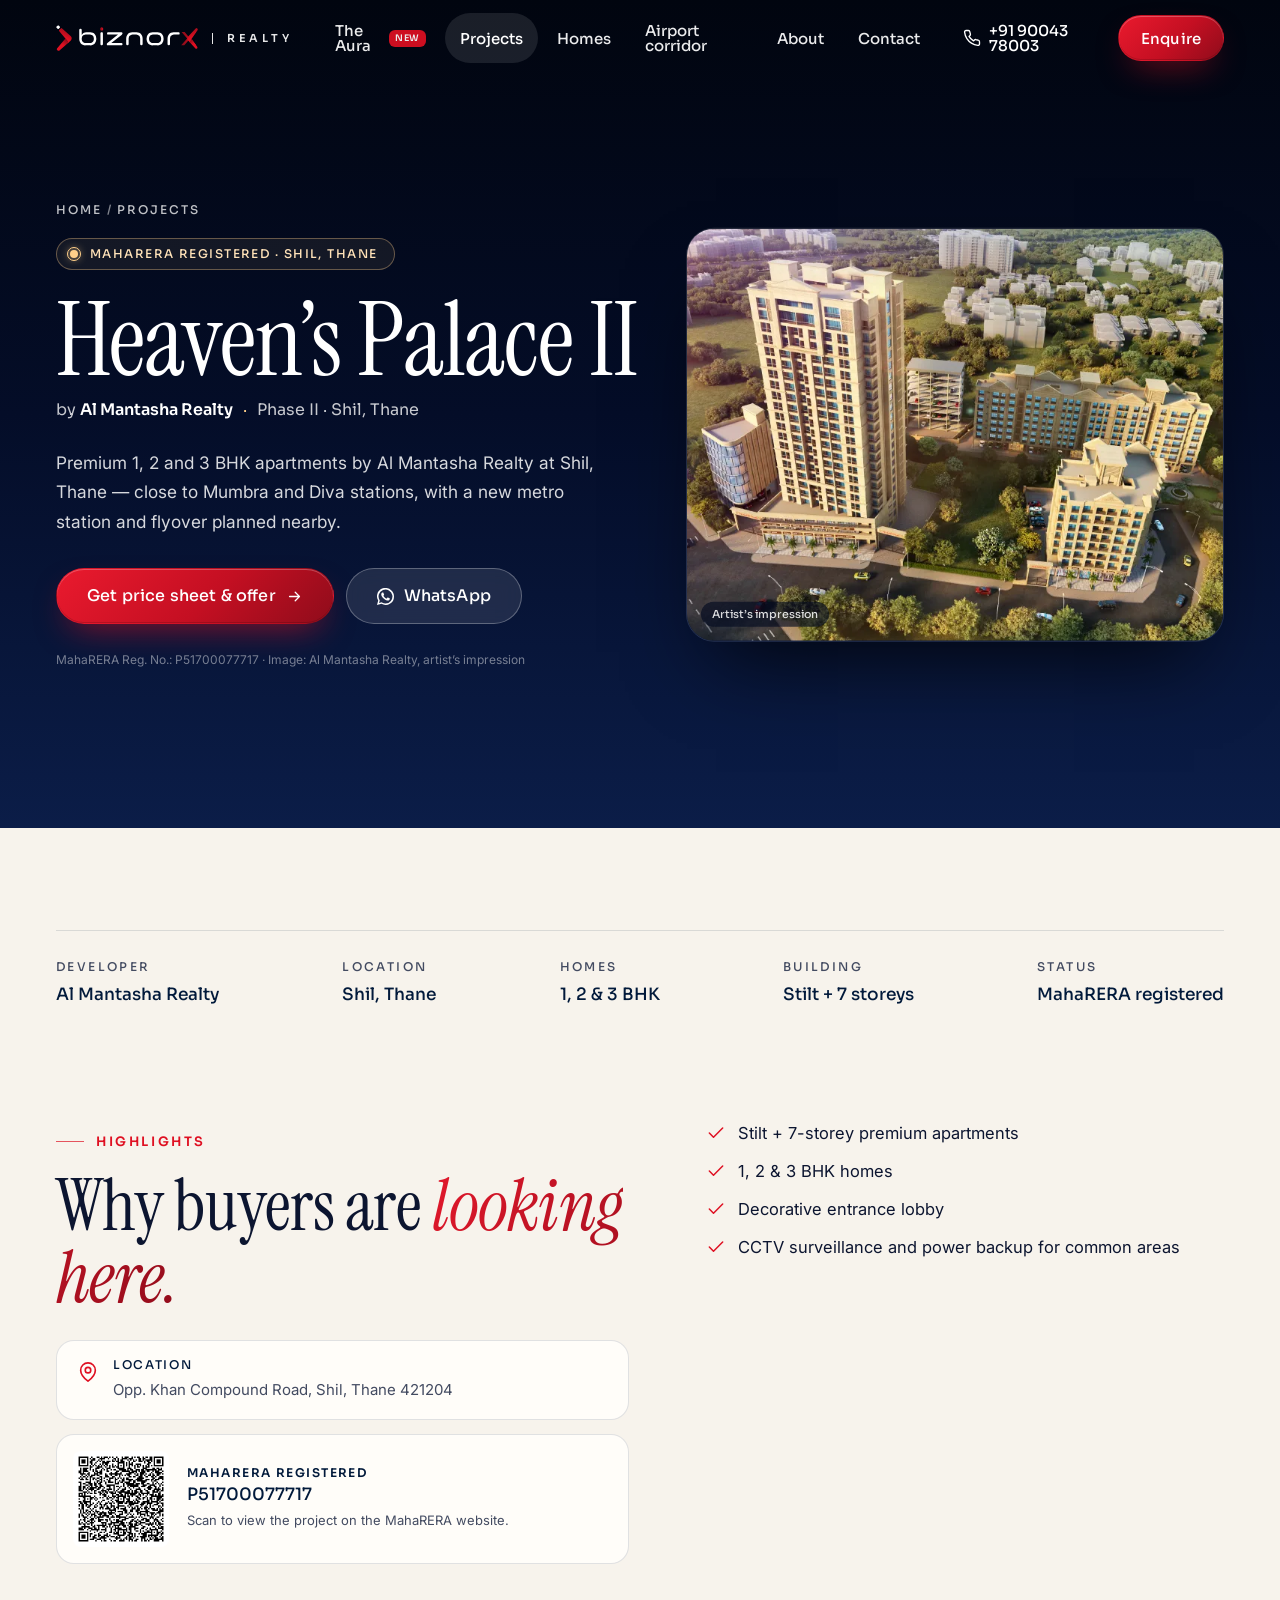
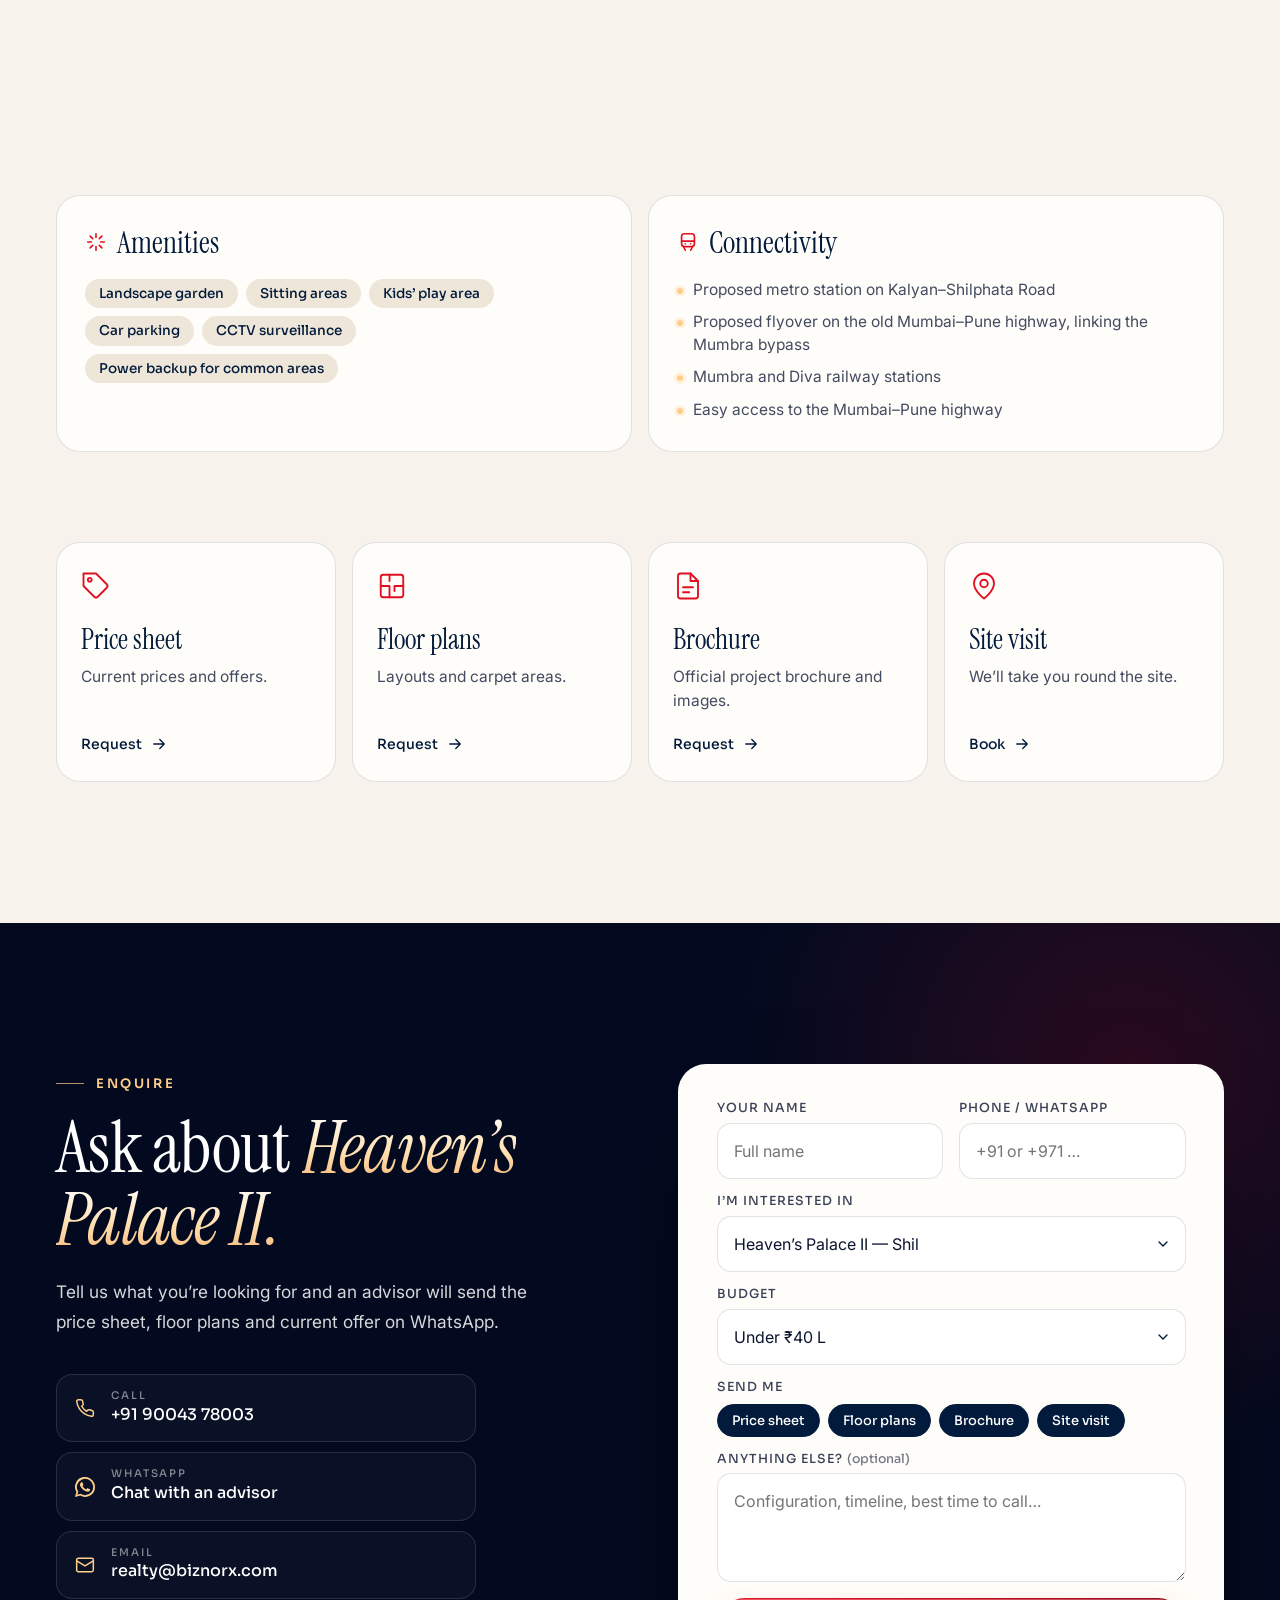
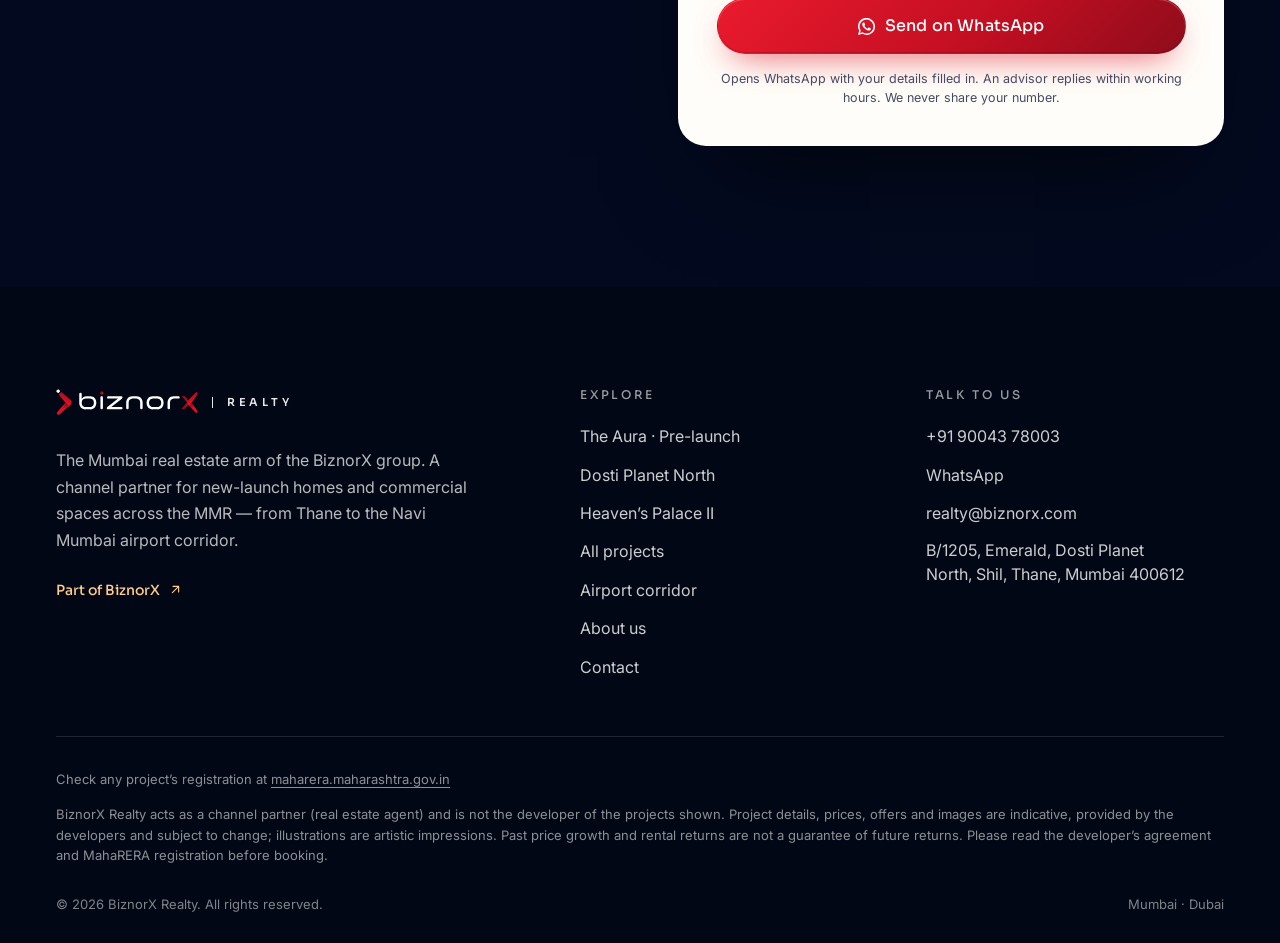
<file: site/projects/heavens-palace/index.html>
<!doctype html>
<html lang="en-IN">
<head>
<meta charset="utf-8">
<meta name="viewport" content="width=device-width, initial-scale=1, viewport-fit=cover">
<title>Heaven’s Palace II by Al Mantasha Realty, Shil, Thane | BiznorX Realty</title>
<meta name="description" content="Heaven’s Palace II by Al Mantasha Realty at Shil, Thane — 1, 2 & 3 BHK. MahaRERA registered through channel partner BiznorX Realty.">
<meta name="robots" content="index,follow">
<meta name="facebook-domain-verification" content="81uxtne648thofjmoy9do44q72akgf" />
<link rel="canonical" href="https://biznorxrealty.com/projects/heavens-palace/">
<meta name="theme-color" content="#030a1f">
<meta property="og:type" content="website">
<meta property="og:title" content="Heaven’s Palace II by Al Mantasha Realty, Shil, Thane | BiznorX Realty">
<meta property="og:description" content="Heaven’s Palace II by Al Mantasha Realty at Shil, Thane — 1, 2 & 3 BHK. MahaRERA registered through channel partner BiznorX Realty.">
<meta property="og:url" content="https://biznorxrealty.com/projects/heavens-palace/">
<meta property="og:image" content="https://biznorxrealty.com/assets/img/og.jpg">
<meta name="twitter:card" content="summary_large_image">
<link rel="icon" href="../../assets/brand/favicon.svg" type="image/svg+xml">
<link rel="preconnect" href="https://fonts.googleapis.com">
<link rel="preconnect" href="https://fonts.gstatic.com" crossorigin>
<link href="https://fonts.googleapis.com/css2?family=Instrument+Serif:ital@0;1&family=Inter:wght@400;500;600&family=Sora:wght@400;500;600&display=swap" rel="stylesheet">
<link rel="stylesheet" href="../../assets/css/style.css?v=d21da0c6">
<script>document.documentElement.classList.add('js')</script>
<script type="application/ld+json">{"@context":"https://schema.org","@type":"RealEstateAgent","name":"BiznorX Realty","url":"https://biznorxrealty.com","telephone":"+919004378003","email":"realty@biznorx.com","areaServed":["Mumbai","Thane","Navi Mumbai"],"address":{"@type":"PostalAddress","streetAddress":"B/1205, Emerald, Dosti Planet North, Shil","addressLocality":"Thane","postalCode":"400612","addressRegion":"Maharashtra","addressCountry":"IN"},"logo":"https://biznorxrealty.com/assets/brand/logo.svg","image":"https://biznorxrealty.com/assets/img/og.jpg","parentOrganization":{"@type":"Organization","name":"BiznorX","url":"https://biznorx.com"}}</script>
<script type="application/ld+json">{"@context": "https://schema.org", "@type": "ApartmentComplex", "name": "Heaven’s Palace II", "url": "https://biznorxrealty.com/projects/heavens-palace/", "description": "Premium 1, 2 and 3 BHK apartments by Al Mantasha Realty at Shil, Thane — close to Mumbra and Diva stations, with a new metro station and flyover planned nearby.", "image": "https://biznorxrealty.com/assets/img/heavens/aerial.webp", "address": {"@type": "PostalAddress", "streetAddress": "Opp. Khan Compound Road, Shil, Thane 421204", "addressRegion": "Maharashtra", "addressCountry": "IN"}}</script>
</head>
<body class="pg-projects">
<a class="skip-link" href="#main">Skip to content</a>
<header class="site-header" data-header>
  <div class="hdr">
    <a class="brand" href="../../" aria-label="BiznorX Realty home">
      <img class="logo-w" src="../../assets/brand/logo-white.svg" alt="BiznorX" width="150" height="27">
      <img class="logo-d" src="../../assets/brand/logo.svg" alt="" width="150" height="27">
      <span class="brand-tag">Realty</span>
    </a>
    <nav class="nav" aria-label="Main"><a href="../../aura/">The Aura<i class="nav-new">New</i></a><a href="../../projects/" aria-current="page">Projects</a><a href="../../#homes">Homes</a><a href="../../#corridor">Airport corridor</a><a href="../../about/">About</a><a href="../../contact/">Contact</a></nav>
    <div class="hdr-cta">
      <a class="hdr-phone" href="tel:+919004378003"><svg class="ic" viewBox="0 0 24 24" fill="none" stroke="currentColor" stroke-width="1.8" stroke-linecap="round" stroke-linejoin="round" aria-hidden="true"><path d="M22 16.9v3a2 2 0 0 1-2.2 2 19.8 19.8 0 0 1-8.6-3.1 19.5 19.5 0 0 1-6-6A19.8 19.8 0 0 1 2.1 4.2 2 2 0 0 1 4.1 2h3a2 2 0 0 1 2 1.7c.1 1 .4 1.9.7 2.8a2 2 0 0 1-.5 2.1L8 9.9a16 16 0 0 0 6 6l1.3-1.3a2 2 0 0 1 2.1-.4c.9.3 1.8.6 2.8.7a2 2 0 0 1 1.7 2z"/></svg><span>+91 90043 78003</span></a>
      <a class="btn btn-red btn-sm" href="#enquire">Enquire</a>
      <button class="menu-btn" type="button" aria-label="Open menu" aria-expanded="false" data-menu-btn><svg class="ic" viewBox="0 0 24 24" fill="none" stroke="currentColor" stroke-width="1.8" stroke-linecap="round" stroke-linejoin="round" aria-hidden="true"><path d="M4 7h16M4 12h16M4 17h10"/></svg></button>
    </div>
  </div>
</header>
<div class="mnav" data-menu hidden>
  <div class="mnav-inner">
    <nav aria-label="Mobile"><a href="../../aura/">The Aura<i class="nav-new">New</i></a><a href="../../projects/" aria-current="page">Projects</a><a href="../../#homes">Homes</a><a href="../../#corridor">Airport corridor</a><a href="../../about/">About</a><a href="../../contact/">Contact</a></nav>
    <div class="mnav-foot">
      <a class="btn btn-red" href="#enquire">Enquire now <svg class="ic" viewBox="0 0 24 24" fill="none" stroke="currentColor" stroke-width="1.8" stroke-linecap="round" stroke-linejoin="round" aria-hidden="true"><path d="M5 12h14M13 6l6 6-6 6"/></svg></a>
      <a class="btn btn-ghost" href="https://wa.me/919004378003?text=Hi%20BiznorX%20Realty%2C%20I%20would%20like%20to%20know%20more." target="_blank" rel="noopener"><svg class="ic" viewBox="0 0 24 24" fill="currentColor" aria-hidden="true"><path d="M17.5 14.4c-.3-.1-1.8-.9-2-1-.3-.1-.5-.1-.7.1-.2.3-.8 1-.9 1.2-.2.2-.3.2-.6.1-.3-.1-1.3-.5-2.4-1.5-.9-.8-1.5-1.8-1.7-2.1-.2-.3 0-.5.1-.6l.4-.5c.2-.2.2-.3.3-.5.1-.2 0-.4 0-.5l-.9-2.2c-.2-.6-.5-.5-.7-.5h-.6c-.2 0-.5.1-.8.4-.3.3-1 1-1 2.5s1.1 2.9 1.2 3.1c.1.2 2.1 3.2 5.1 4.5.7.3 1.3.5 1.7.6.7.2 1.4.2 1.9.1.6-.1 1.8-.7 2-1.4.2-.7.2-1.3.2-1.4-.1-.1-.3-.2-.6-.3zM12 21.8c-1.8 0-3.5-.5-5-1.4l-.4-.2-3.7 1 1-3.6-.2-.4A9.8 9.8 0 1 1 12 21.8zm8.4-18.2A11.8 11.8 0 0 0 1.7 17.8L0 24l6.3-1.7A11.8 11.8 0 0 0 24 12c0-3.2-1.2-6.1-3.6-8.4z"/></svg> WhatsApp</a>
      <a class="mnav-phone" href="tel:+919004378003">+91 90043 78003</a>
    </div>
  </div>
</div>
<main id="main">

<section class="ahero pd-hero pd-framed" data-theme="dark">
  <figure class="pd-figure" data-lightbox="../../assets/img/heavens/aerial.webp"><img src="../../assets/img/heavens/aerial.webp" alt="Heaven’s Palace II, Shil — artist’s impression" fetchpriority="high"><figcaption>Artist’s impression</figcaption></figure>
  <div class="wrap ahero-inner">
    <nav class="crumb" aria-label="Breadcrumb"><a href="../../">Home</a> / <a href="../">Projects</a></nav>
    <span class="tag-live"><i></i>MahaRERA registered · Shil, Thane</span>
    <h1 class="pd-title">Heaven’s Palace II</h1>
    <p class="as-by">by <b>Al Mantasha Realty</b> <span>·</span> Phase II · Shil, Thane</p>
    <p class="lead pd-lead">Premium 1, 2 and 3 BHK apartments by Al Mantasha Realty at Shil, Thane — close to Mumbra and Diva stations, with a new metro station and flyover planned nearby.</p>
    <div class="j-actions">
      <a class="btn btn-red" href="#enquire">Get price sheet &amp; offer <svg class="ic" viewBox="0 0 24 24" fill="none" stroke="currentColor" stroke-width="1.8" stroke-linecap="round" stroke-linejoin="round" aria-hidden="true"><path d="M5 12h14M13 6l6 6-6 6"/></svg></a>
      <a class="btn btn-glass" href="https://wa.me/919004378003?text=Hi%20BiznorX%20Realty%2C%20I%20am%20interested%20in%20Heaven%E2%80%99s%20Palace%20II%20%28Shil%2C%20Thane%29.%20Please%20share%20the%20price%20sheet%20and%20current%20offer." target="_blank" rel="noopener"><svg class="ic" viewBox="0 0 24 24" fill="currentColor" aria-hidden="true"><path d="M17.5 14.4c-.3-.1-1.8-.9-2-1-.3-.1-.5-.1-.7.1-.2.3-.8 1-.9 1.2-.2.2-.3.2-.6.1-.3-.1-1.3-.5-2.4-1.5-.9-.8-1.5-1.8-1.7-2.1-.2-.3 0-.5.1-.6l.4-.5c.2-.2.2-.3.3-.5.1-.2 0-.4 0-.5l-.9-2.2c-.2-.6-.5-.5-.7-.5h-.6c-.2 0-.5.1-.8.4-.3.3-1 1-1 2.5s1.1 2.9 1.2 3.1c.1.2 2.1 3.2 5.1 4.5.7.3 1.3.5 1.7.6.7.2 1.4.2 1.9.1.6-.1 1.8-.7 2-1.4.2-.7.2-1.3.2-1.4-.1-.1-.3-.2-.6-.3zM12 21.8c-1.8 0-3.5-.5-5-1.4l-.4-.2-3.7 1 1-3.6-.2-.4A9.8 9.8 0 1 1 12 21.8zm8.4-18.2A11.8 11.8 0 0 0 1.7 17.8L0 24l6.3-1.7A11.8 11.8 0 0 0 24 12c0-3.2-1.2-6.1-3.6-8.4z"/></svg> WhatsApp</a>
    </div>
    <p class="ahero-rera">MahaRERA Reg. No.: P51700077717 · Image: Al Mantasha Realty, artist’s impression</p>
  </div>
</section>

<section class="ov" data-theme="light">
  <div class="wrap">
    <dl class="facts facts-light reveal">
      <div><dt>Developer</dt><dd>Al Mantasha Realty</dd></div>
      <div><dt>Location</dt><dd>Shil, Thane</dd></div>
      <div><dt>Homes</dt><dd>1, 2 & 3 BHK</dd></div>
      <div><dt>Building</dt><dd>Stilt + 7 storeys</dd></div>
      <div><dt>Status</dt><dd>MahaRERA registered</dd></div>
    </dl>
    <div class="ov-grid ov-grid-text">
      <div>
        <span class="eyebrow reveal">Highlights</span>
        <h2 class="reveal">Why buyers are <em>looking here.</em></h2>
        <p class="addr reveal"><svg class="ic" viewBox="0 0 24 24" fill="none" stroke="currentColor" stroke-width="1.8" stroke-linecap="round" stroke-linejoin="round" aria-hidden="true"><path d="M20 10c0 6-8 12-8 12s-8-6-8-12a8 8 0 0 1 16 0z"/><circle cx="12" cy="10" r="3"/></svg><span><b>Location</b>Opp. Khan Compound Road, Shil, Thane 421204</span></p>
        <div class="pd-qr reveal"><img src="../../assets/img/heavens/rera-qr.png" alt="MahaRERA QR code for Heaven’s Palace II, P51700077717" width="120" height="120"><div><b>MahaRERA registered</b><span>P51700077717</span><p>Scan to view the project on the MahaRERA website.</p></div></div>
      </div>
      <ul class="ticks ticks-light"><li class="reveal"><svg class="ic" viewBox="0 0 24 24" fill="none" stroke="currentColor" stroke-width="1.8" stroke-linecap="round" stroke-linejoin="round" aria-hidden="true"><path d="M20 6 9 17l-5-5"/></svg> Stilt + 7-storey premium apartments</li><li class="reveal"><svg class="ic" viewBox="0 0 24 24" fill="none" stroke="currentColor" stroke-width="1.8" stroke-linecap="round" stroke-linejoin="round" aria-hidden="true"><path d="M20 6 9 17l-5-5"/></svg> 1, 2 & 3 BHK homes</li><li class="reveal"><svg class="ic" viewBox="0 0 24 24" fill="none" stroke="currentColor" stroke-width="1.8" stroke-linecap="round" stroke-linejoin="round" aria-hidden="true"><path d="M20 6 9 17l-5-5"/></svg> Decorative entrance lobby</li><li class="reveal"><svg class="ic" viewBox="0 0 24 24" fill="none" stroke="currentColor" stroke-width="1.8" stroke-linecap="round" stroke-linejoin="round" aria-hidden="true"><path d="M20 6 9 17l-5-5"/></svg> CCTV surveillance and power backup for common areas</li></ul>
    </div>
  </div>
</section>


<section class="amen pd-info" data-theme="light">
  <div class="wrap pd-two">
    <div class="pd-box reveal">
      <h3><svg class="ic" viewBox="0 0 24 24" fill="none" stroke="currentColor" stroke-width="1.8" stroke-linecap="round" stroke-linejoin="round" aria-hidden="true"><path d="M12 3v4M12 17v4M3 12h4M17 12h4M5.6 5.6l2.8 2.8M15.6 15.6l2.8 2.8M5.6 18.4l2.8-2.8M15.6 8.4l2.8-2.8"/></svg> Amenities</h3>
      <ul class="chips"><li>Landscape garden</li><li>Sitting areas</li><li>Kids’ play area</li><li>Car parking</li><li>CCTV surveillance</li><li>Power backup for common areas</li></ul>
    </div>
    <div class="pd-box reveal">
      <h3><svg class="ic" viewBox="0 0 24 24" fill="none" stroke="currentColor" stroke-width="1.8" stroke-linecap="round" stroke-linejoin="round" aria-hidden="true"><rect x="5" y="3" width="14" height="14" rx="3"/><path d="M5 11h14M9 21l-2-4M15 21l2-4M9 14h.01M15 14h.01"/></svg> Connectivity</h3>
      <ul class="pd-list"><li>Proposed metro station on Kalyan–Shilphata Road</li><li>Proposed flyover on the old Mumbai–Pune highway, linking the Mumbra bypass</li><li>Mumbra and Diva railway stations</li><li>Easy access to the Mumbai–Pune highway</li></ul>
    </div>
  </div>
</section>

<section class="docs" data-theme="light">
  <div class="wrap">
    <div class="doc-grid">
      <a class="doc reveal" href="#enquire" data-want="Price sheet"><svg class="ic" viewBox="0 0 24 24" fill="none" stroke="currentColor" stroke-width="1.8" stroke-linecap="round" stroke-linejoin="round" aria-hidden="true"><path d="M20.6 13.4 13.4 20.6a2 2 0 0 1-2.8 0L2 12V2h10l8.6 8.6a2 2 0 0 1 0 2.8z"/><circle cx="7" cy="7" r="1.5"/></svg><h3>Price sheet</h3><p>Current prices and offers.</p><span>Request <svg class="ic" viewBox="0 0 24 24" fill="none" stroke="currentColor" stroke-width="1.8" stroke-linecap="round" stroke-linejoin="round" aria-hidden="true"><path d="M5 12h14M13 6l6 6-6 6"/></svg></span></a>
      <a class="doc reveal" href="#enquire" data-want="Floor plans"><svg class="ic" viewBox="0 0 24 24" fill="none" stroke="currentColor" stroke-width="1.8" stroke-linecap="round" stroke-linejoin="round" aria-hidden="true"><rect x="3" y="3" width="18" height="18" rx="2"/><path d="M3 12h7v9M10 3v5M14 12h7M14 12v4"/></svg><h3>Floor plans</h3><p>Layouts and carpet areas.</p><span>Request <svg class="ic" viewBox="0 0 24 24" fill="none" stroke="currentColor" stroke-width="1.8" stroke-linecap="round" stroke-linejoin="round" aria-hidden="true"><path d="M5 12h14M13 6l6 6-6 6"/></svg></span></a>
      <a class="doc reveal" href="#enquire" data-want="Brochure"><svg class="ic" viewBox="0 0 24 24" fill="none" stroke="currentColor" stroke-width="1.8" stroke-linecap="round" stroke-linejoin="round" aria-hidden="true"><path d="M14 2H6a2 2 0 0 0-2 2v16a2 2 0 0 0 2 2h12a2 2 0 0 0 2-2V8z"/><path d="M14 2v6h6M8 13h8M8 17h5"/></svg><h3>Brochure</h3><p>Official project brochure and images.</p><span>Request <svg class="ic" viewBox="0 0 24 24" fill="none" stroke="currentColor" stroke-width="1.8" stroke-linecap="round" stroke-linejoin="round" aria-hidden="true"><path d="M5 12h14M13 6l6 6-6 6"/></svg></span></a>
      <a class="doc reveal" href="#enquire" data-want="Site visit"><svg class="ic" viewBox="0 0 24 24" fill="none" stroke="currentColor" stroke-width="1.8" stroke-linecap="round" stroke-linejoin="round" aria-hidden="true"><path d="M20 10c0 6-8 12-8 12s-8-6-8-12a8 8 0 0 1 16 0z"/><circle cx="12" cy="10" r="3"/></svg><h3>Site visit</h3><p>We’ll take you round the site.</p><span>Book <svg class="ic" viewBox="0 0 24 24" fill="none" stroke="currentColor" stroke-width="1.8" stroke-linecap="round" stroke-linejoin="round" aria-hidden="true"><path d="M5 12h14M13 6l6 6-6 6"/></svg></span></a>
    </div>
  </div>
</section>
<section class="enquire" id="enquire" data-theme="dark">
  <div class="enq-glow" aria-hidden="true"></div>
  <div class="wrap enq-grid">
    <div class="enq-copy">
      <span class="eyebrow reveal">Enquire</span>
      <h2 class="reveal">Ask about <em>Heaven’s Palace II.</em></h2>
      <p class="lead reveal">Tell us what you’re looking for and an advisor will send the price sheet, floor plans and current offer on WhatsApp.</p>
      <ul class="enq-contacts reveal">
        <li><a href="tel:+919004378003"><svg class="ic" viewBox="0 0 24 24" fill="none" stroke="currentColor" stroke-width="1.8" stroke-linecap="round" stroke-linejoin="round" aria-hidden="true"><path d="M22 16.9v3a2 2 0 0 1-2.2 2 19.8 19.8 0 0 1-8.6-3.1 19.5 19.5 0 0 1-6-6A19.8 19.8 0 0 1 2.1 4.2 2 2 0 0 1 4.1 2h3a2 2 0 0 1 2 1.7c.1 1 .4 1.9.7 2.8a2 2 0 0 1-.5 2.1L8 9.9a16 16 0 0 0 6 6l1.3-1.3a2 2 0 0 1 2.1-.4c.9.3 1.8.6 2.8.7a2 2 0 0 1 1.7 2z"/></svg><span><small>Call</small>+91 90043 78003</span></a></li>
        <li><a href="https://wa.me/919004378003?text=Hi%20BiznorX%20Realty%2C%20I%20would%20like%20to%20know%20more." target="_blank" rel="noopener"><svg class="ic" viewBox="0 0 24 24" fill="currentColor" aria-hidden="true"><path d="M17.5 14.4c-.3-.1-1.8-.9-2-1-.3-.1-.5-.1-.7.1-.2.3-.8 1-.9 1.2-.2.2-.3.2-.6.1-.3-.1-1.3-.5-2.4-1.5-.9-.8-1.5-1.8-1.7-2.1-.2-.3 0-.5.1-.6l.4-.5c.2-.2.2-.3.3-.5.1-.2 0-.4 0-.5l-.9-2.2c-.2-.6-.5-.5-.7-.5h-.6c-.2 0-.5.1-.8.4-.3.3-1 1-1 2.5s1.1 2.9 1.2 3.1c.1.2 2.1 3.2 5.1 4.5.7.3 1.3.5 1.7.6.7.2 1.4.2 1.9.1.6-.1 1.8-.7 2-1.4.2-.7.2-1.3.2-1.4-.1-.1-.3-.2-.6-.3zM12 21.8c-1.8 0-3.5-.5-5-1.4l-.4-.2-3.7 1 1-3.6-.2-.4A9.8 9.8 0 1 1 12 21.8zm8.4-18.2A11.8 11.8 0 0 0 1.7 17.8L0 24l6.3-1.7A11.8 11.8 0 0 0 24 12c0-3.2-1.2-6.1-3.6-8.4z"/></svg><span><small>WhatsApp</small>Chat with an advisor</span></a></li>
        <li><a href="mailto:realty@biznorx.com"><svg class="ic" viewBox="0 0 24 24" fill="none" stroke="currentColor" stroke-width="1.8" stroke-linecap="round" stroke-linejoin="round" aria-hidden="true"><rect x="2" y="4" width="20" height="16" rx="2"/><path d="m22 7-10 6L2 7"/></svg><span><small>Email</small>realty@biznorx.com</span></a></li>
      </ul>
    </div>
    <form class="enq-form reveal" data-wa-form="919004378003" novalidate>
      <div class="f-row">
        <label class="f"><span>Your name</span><input name="Name" autocomplete="name" required placeholder="Full name"></label>
        <label class="f"><span>Phone / WhatsApp</span><input name="Phone" type="tel" autocomplete="tel" required placeholder="+91 or +971 …"></label>
      </div>
      <label class="f"><span>I’m interested in</span><select name="Interested in" data-interest-select><option>The Aura — Kausa, Mumbra (pre-launch EOI)</option><option>Dosti Planet North — Shil (pre-launch)</option><option selected>Heaven’s Palace II — Shil</option><option>Homes near Navi Mumbai airport</option><option>Homes in Thane / Mumbra</option><option>Commercial — shop / office</option><option>Not sure yet — advise me</option></select></label>
      <label class="f"><span>Budget</span><select name="Budget"><option>Under ₹40 L</option><option>₹40 – 75 L</option><option>₹75 L – 1.5 Cr</option><option>₹1.5 Cr +</option><option>Prefer to discuss</option></select></label>
      <fieldset class="f-wants"><legend>Send me</legend><label><input type="checkbox" name="Send me" value="Price sheet" checked><span>Price sheet</span></label><label><input type="checkbox" name="Send me" value="Floor plans" checked><span>Floor plans</span></label><label><input type="checkbox" name="Send me" value="Brochure" checked><span>Brochure</span></label><label><input type="checkbox" name="Send me" value="Site visit" checked><span>Site visit</span></label></fieldset>
      <label class="f"><span>Anything else? <em>(optional)</em></span><textarea name="Message" rows="3" placeholder="Configuration, timeline, best time to call…"></textarea></label>
      <button class="btn btn-red btn-block" type="submit"><svg class="ic" viewBox="0 0 24 24" fill="currentColor" aria-hidden="true"><path d="M17.5 14.4c-.3-.1-1.8-.9-2-1-.3-.1-.5-.1-.7.1-.2.3-.8 1-.9 1.2-.2.2-.3.2-.6.1-.3-.1-1.3-.5-2.4-1.5-.9-.8-1.5-1.8-1.7-2.1-.2-.3 0-.5.1-.6l.4-.5c.2-.2.2-.3.3-.5.1-.2 0-.4 0-.5l-.9-2.2c-.2-.6-.5-.5-.7-.5h-.6c-.2 0-.5.1-.8.4-.3.3-1 1-1 2.5s1.1 2.9 1.2 3.1c.1.2 2.1 3.2 5.1 4.5.7.3 1.3.5 1.7.6.7.2 1.4.2 1.9.1.6-.1 1.8-.7 2-1.4.2-.7.2-1.3.2-1.4-.1-.1-.3-.2-.6-.3zM12 21.8c-1.8 0-3.5-.5-5-1.4l-.4-.2-3.7 1 1-3.6-.2-.4A9.8 9.8 0 1 1 12 21.8zm8.4-18.2A11.8 11.8 0 0 0 1.7 17.8L0 24l6.3-1.7A11.8 11.8 0 0 0 24 12c0-3.2-1.2-6.1-3.6-8.4z"/></svg> Send on WhatsApp</button>
      <p class="f-note">Opens WhatsApp with your details filled in. An advisor replies within working hours. We never share your number.</p>
      <p class="f-error" data-form-error hidden>Please add your name and a phone number we can reach you on.</p>
    </form>
  </div>
</section>
</main>
<footer class="site-footer" data-theme="dark">
  <div class="wrap">
    <div class="ft-top">
      <div class="ft-brand">
        <a class="brand" href="../../"><img src="../../assets/brand/logo-white.svg" alt="BiznorX" width="150" height="27"><span class="brand-tag">Realty</span></a>
        <p>The Mumbai real estate arm of the BiznorX group. A channel partner for new-launch homes and commercial spaces across the MMR — from Thane to the Navi Mumbai airport corridor.</p>
        <a class="ft-group" href="https://biznorx.com" target="_blank" rel="noopener">Part of BiznorX <svg class="ic" viewBox="0 0 24 24" fill="none" stroke="currentColor" stroke-width="1.8" stroke-linecap="round" stroke-linejoin="round" aria-hidden="true"><path d="M7 17 17 7M8 7h9v9"/></svg></a>
      </div>
      <div class="ft-col">
        <h3>Explore</h3>
        <a href="../../aura/">The Aura · Pre-launch</a>
        <a href="../../projects/dosti-planet-north/">Dosti Planet North</a>
        <a href="../../projects/heavens-palace/">Heaven’s Palace II</a>
        <a href="../../projects/">All projects</a>
        <a href="../../#corridor">Airport corridor</a>
        <a href="../../about/">About us</a>
        <a href="../../contact/">Contact</a>
      </div>
      <div class="ft-col">
        <h3>Talk to us</h3>
        <a href="tel:+919004378003">+91 90043 78003</a>
        <a href="https://wa.me/919004378003?text=Hi%20BiznorX%20Realty%2C%20I%20would%20like%20to%20know%20more." target="_blank" rel="noopener">WhatsApp</a>
        <a href="mailto:realty@biznorx.com">realty@biznorx.com</a>
        <a class="ft-addr" href="https://www.google.com/maps/search/?api=1&query=Emerald%2C+Dosti+Planet+North%2C+Shil%2C+Thane+400612" target="_blank" rel="noopener">B/1205, Emerald, Dosti Planet North, Shil, Thane, Mumbai 400612</a>
      </div>
    </div>
    <div class="ft-legal">
      <p>Check any project’s registration at <a href="https://maharera.maharashtra.gov.in" target="_blank" rel="noopener">maharera.maharashtra.gov.in</a></p>
      <p>BiznorX Realty acts as a channel partner (real estate agent) and is not the developer of the projects shown. Project details, prices, offers and images are indicative, provided by the developers and subject to change; illustrations are artistic impressions. Past price growth and rental returns are not a guarantee of future returns. Please read the developer’s agreement and MahaRERA registration before booking.</p>
      <div class="ft-bottom"><span>© 2026 BiznorX Realty. All rights reserved.</span><span>Mumbai · Dubai</span></div>
    </div>
  </div>
</footer>
<div class="mbar" data-mbar>
  <a href="tel:+919004378003"><svg class="ic" viewBox="0 0 24 24" fill="none" stroke="currentColor" stroke-width="1.8" stroke-linecap="round" stroke-linejoin="round" aria-hidden="true"><path d="M22 16.9v3a2 2 0 0 1-2.2 2 19.8 19.8 0 0 1-8.6-3.1 19.5 19.5 0 0 1-6-6A19.8 19.8 0 0 1 2.1 4.2 2 2 0 0 1 4.1 2h3a2 2 0 0 1 2 1.7c.1 1 .4 1.9.7 2.8a2 2 0 0 1-.5 2.1L8 9.9a16 16 0 0 0 6 6l1.3-1.3a2 2 0 0 1 2.1-.4c.9.3 1.8.6 2.8.7a2 2 0 0 1 1.7 2z"/></svg><span>Call</span></a>
  <a href="https://wa.me/919004378003?text=Hi%20BiznorX%20Realty%2C%20I%20would%20like%20to%20know%20more." target="_blank" rel="noopener"><svg class="ic" viewBox="0 0 24 24" fill="currentColor" aria-hidden="true"><path d="M17.5 14.4c-.3-.1-1.8-.9-2-1-.3-.1-.5-.1-.7.1-.2.3-.8 1-.9 1.2-.2.2-.3.2-.6.1-.3-.1-1.3-.5-2.4-1.5-.9-.8-1.5-1.8-1.7-2.1-.2-.3 0-.5.1-.6l.4-.5c.2-.2.2-.3.3-.5.1-.2 0-.4 0-.5l-.9-2.2c-.2-.6-.5-.5-.7-.5h-.6c-.2 0-.5.1-.8.4-.3.3-1 1-1 2.5s1.1 2.9 1.2 3.1c.1.2 2.1 3.2 5.1 4.5.7.3 1.3.5 1.7.6.7.2 1.4.2 1.9.1.6-.1 1.8-.7 2-1.4.2-.7.2-1.3.2-1.4-.1-.1-.3-.2-.6-.3zM12 21.8c-1.8 0-3.5-.5-5-1.4l-.4-.2-3.7 1 1-3.6-.2-.4A9.8 9.8 0 1 1 12 21.8zm8.4-18.2A11.8 11.8 0 0 0 1.7 17.8L0 24l6.3-1.7A11.8 11.8 0 0 0 24 12c0-3.2-1.2-6.1-3.6-8.4z"/></svg><span>WhatsApp</span></a>
  <a class="mbar-main" href="#enquire">Enquire now</a>
</div>
<a class="wa-float" href="https://wa.me/919004378003?text=Hi%20BiznorX%20Realty%2C%20I%20would%20like%20to%20know%20more." target="_blank" rel="noopener" aria-label="Chat on WhatsApp"><svg class="ic" viewBox="0 0 24 24" fill="currentColor" aria-hidden="true"><path d="M17.5 14.4c-.3-.1-1.8-.9-2-1-.3-.1-.5-.1-.7.1-.2.3-.8 1-.9 1.2-.2.2-.3.2-.6.1-.3-.1-1.3-.5-2.4-1.5-.9-.8-1.5-1.8-1.7-2.1-.2-.3 0-.5.1-.6l.4-.5c.2-.2.2-.3.3-.5.1-.2 0-.4 0-.5l-.9-2.2c-.2-.6-.5-.5-.7-.5h-.6c-.2 0-.5.1-.8.4-.3.3-1 1-1 2.5s1.1 2.9 1.2 3.1c.1.2 2.1 3.2 5.1 4.5.7.3 1.3.5 1.7.6.7.2 1.4.2 1.9.1.6-.1 1.8-.7 2-1.4.2-.7.2-1.3.2-1.4-.1-.1-.3-.2-.6-.3zM12 21.8c-1.8 0-3.5-.5-5-1.4l-.4-.2-3.7 1 1-3.6-.2-.4A9.8 9.8 0 1 1 12 21.8zm8.4-18.2A11.8 11.8 0 0 0 1.7 17.8L0 24l6.3-1.7A11.8 11.8 0 0 0 24 12c0-3.2-1.2-6.1-3.6-8.4z"/></svg></a>
<script src="../../assets/js/main.js?v=d21da0c6" defer></script>
</body>
</html>
</file>
<file: site/assets/css/style.css>
/* BiznorX Realty — navy, ivory and city-light gold, with the BiznorX red for actions. */
:root {
  --ink: #030a1f;
  --ink-2: #061232;
  --navy: #021a3b;
  --ivory: #f7f3ec;
  --paper: #fffdf9;
  --sand: #eee6d8;
  --text: #0c1530;
  --muted: #5a6276;
  --line: rgba(2, 26, 59, .12);
  --line-d: rgba(255, 255, 255, .12);
  --red: #df1022;
  --red-d: #840b19;
  --grad-red: linear-gradient(135deg, #f0283a 0%, #d10f22 50%, #8f0c1b 100%);
  --glow: #ffcf8a;
  --glow-2: #ffe2b8;
  --grad-glow: linear-gradient(180deg, #fff 10%, #ffe0b0 55%, #f3a865 100%);
  --serif: "Instrument Serif", "Times New Roman", serif;
  --sans: "Inter", system-ui, -apple-system, "Segoe UI", sans-serif;
  --ui: "Sora", "Inter", system-ui, sans-serif;
  --wrap: 1280px;
  --gut: clamp(20px, 4.5vw, 56px);
  --ease: cubic-bezier(.2, .7, .2, 1);
  --hdr: 76px;
  /* journey: skyline layers are as tall as the screen, but never taller than 130vw (keeps phones in proportion) */
  --lh: min(100vh, 130vw);
  --hzp: calc(100vh - var(--lh) * .21);
}
@supports (height: 100svh) {
  :root { --lh: min(100svh, 130vw); --hzp: calc(100svh - var(--lh) * .21); }
}

*, *::before, *::after { box-sizing: border-box; }
html { -webkit-text-size-adjust: 100%; scroll-behavior: smooth; scroll-padding-top: 80px; }
body { margin: 0; font: 400 16px/1.6 var(--sans); color: var(--text); background: var(--ivory); -webkit-font-smoothing: antialiased; overflow-x: clip; }
img, svg { display: block; max-width: 100%; }
a { color: inherit; text-decoration: none; }
button, input, select, textarea { font: inherit; color: inherit; }
h1, h2, h3 { margin: 0; font-weight: 400; }
p { margin: 0; }
.ic { width: 18px; height: 18px; flex: none; }
.wrap { max-width: var(--wrap); margin: 0 auto; padding: 0 var(--gut); }
.skip-link { position: absolute; left: 12px; top: -60px; z-index: 100; padding: 10px 16px; background: #fff; color: var(--navy); border-radius: 8px; }
.skip-link:focus { top: 12px; }
:focus-visible { outline: 2px solid var(--glow); outline-offset: 3px; }

/* ------------------------------------------------ type */
.eyebrow { display: inline-flex; align-items: center; gap: 12px; font: 500 12px/1 var(--ui); letter-spacing: .22em; text-transform: uppercase; color: var(--red); margin-bottom: 22px; }
.eyebrow::before { content: ""; width: 28px; height: 1px; background: currentColor; opacity: .7; }
h2 { font-family: var(--serif); font-size: clamp(40px, 5.4vw, 80px); line-height: 1; letter-spacing: -.01em; }
h2 em, h1 em, .statement em { font-style: italic; }
[data-theme="light"] h2 em, [data-theme="light"] .statement em { background: linear-gradient(120deg, #e3182b, #8f0c1b); -webkit-background-clip: text; background-clip: text; color: transparent; padding-right: .06em; }
[data-theme="dark"] h2 em, [data-theme="dark"] h1 em { background: var(--grad-glow); -webkit-background-clip: text; background-clip: text; color: transparent; padding-right: .06em; }
[data-theme="dark"] .eyebrow { color: var(--glow); }
.lead { font-size: clamp(16px, 1.25vw, 18.5px); line-height: 1.65; color: var(--muted); }
[data-theme="dark"] .lead { color: rgba(255, 255, 255, .72); }
.statement { font-family: var(--serif); font-size: clamp(30px, 3.7vw, 56px); line-height: 1.12; max-width: 1050px; letter-spacing: -.005em; }

/* ------------------------------------------------ buttons */
.btn { --bh: 52px; display: inline-flex; align-items: center; justify-content: center; gap: 10px; height: var(--bh); padding: 0 26px; border-radius: 999px; font: 500 15px/1 var(--ui); letter-spacing: .01em; border: 1px solid transparent; cursor: pointer; white-space: nowrap; transition: transform .35s var(--ease), background .3s, box-shadow .35s, border-color .3s, color .3s; }
.btn .ic { width: 17px; height: 17px; transition: transform .35s var(--ease); }
.btn:hover .ic { transform: translateX(3px); }
.btn-sm { --bh: 42px; padding: 0 20px; font-size: 14px; }
.btn-block { width: 100%; }
.btn-red { background: var(--grad-red); color: #fff; box-shadow: 0 10px 30px -10px rgba(223, 16, 34, .65), inset 0 1px 0 rgba(255, 255, 255, .22); }
.btn-red:hover { transform: translateY(-2px); box-shadow: 0 16px 38px -12px rgba(223, 16, 34, .8), inset 0 1px 0 rgba(255, 255, 255, .22); }
.btn-glass { background: rgba(255, 255, 255, .1); border-color: rgba(255, 255, 255, .28); color: #fff; -webkit-backdrop-filter: blur(10px); backdrop-filter: blur(10px); }
.btn-glass:hover { background: rgba(255, 255, 255, .18); }
.btn-ghost { border-color: rgba(255, 255, 255, .3); color: #fff; }
.btn-ghost:hover { background: #fff; color: var(--navy); }
[data-theme="light"] .btn-ghost { border-color: var(--line); color: var(--navy); }

/* ------------------------------------------------ header */
.site-header { position: fixed; inset: 0 0 auto; z-index: 50; height: var(--hdr); color: #fff; transition: background .4s, color .4s, box-shadow .4s, transform .5s var(--ease); }
.site-header.is-scrolled { background: rgba(3, 10, 31, .62); -webkit-backdrop-filter: blur(16px) saturate(1.4); backdrop-filter: blur(16px) saturate(1.4); box-shadow: 0 1px 0 rgba(255, 255, 255, .08); }
.site-header.is-light { color: var(--navy); background: rgba(247, 243, 236, .82); box-shadow: 0 1px 0 var(--line); }
.hdr { height: 100%; max-width: 1440px; margin: 0 auto; padding: 0 var(--gut); display: flex; align-items: center; gap: 28px; }
.brand { display: inline-flex; align-items: center; gap: 14px; flex: none; }
.brand img { height: 26px; width: auto; }
.brand .logo-d { display: none; }
.is-light .brand .logo-w { display: none; }
.is-light .brand .logo-d { display: block; }
.brand-tag { font: 600 11px/1 var(--ui); letter-spacing: .34em; text-transform: uppercase; padding-left: 14px; border-left: 1px solid currentColor; opacity: .9; }
.nav { display: flex; gap: 4px; margin: 0 auto; }
.nav a { position: relative; display: inline-flex; align-items: center; gap: 6px; padding: 10px 14px; font: 500 14px/1 var(--ui); opacity: .86; border-radius: 999px; transition: opacity .2s, background .2s; }
.nav a:hover, .nav a[aria-current] { opacity: 1; background: rgba(255, 255, 255, .1); }
.is-light .nav a:hover, .is-light .nav a[aria-current] { background: rgba(2, 26, 59, .06); }
.nav-new { font: 600 9px/1 var(--ui); font-style: normal; letter-spacing: .08em; text-transform: uppercase; padding: 4px 6px; border-radius: 6px; background: var(--red); color: #fff; }
.hdr-cta { display: flex; align-items: center; gap: 14px; margin-left: auto; }
.nav + .hdr-cta { margin-left: 0; }
.hdr-phone { display: inline-flex; align-items: center; gap: 8px; font: 500 14px/1 var(--ui); opacity: .9; }
.menu-btn { display: none; width: 44px; height: 44px; flex: none; border-radius: 50%; border: 1px solid rgba(255, 255, 255, .28); background: rgba(255, 255, 255, .08); align-items: center; justify-content: center; cursor: pointer; -webkit-tap-highlight-color: transparent; transition: background .2s; }
.menu-btn:active, .hdr-phone:active { background: rgba(255, 255, 255, .2); }
.is-light .menu-btn { border-color: var(--line); }
.menu-btn .ic { width: 20px; height: 20px; }

.mnav { position: fixed; inset: 0; z-index: 49; background: radial-gradient(800px 500px at 80% 0%, rgba(255, 190, 120, .12), transparent 60%), var(--ink); color: #fff; padding: calc(var(--hdr) + 20px) var(--gut) 32px; display: flex; opacity: 0; transition: opacity .35s; }
.mnav.open { opacity: 1; }
.mnav[hidden] { display: none; }
.mnav-inner { display: flex; flex-direction: column; justify-content: space-between; width: 100%; gap: 32px; }
.mnav nav { display: flex; flex-direction: column; }
.mnav nav a { display: flex; align-items: center; gap: 12px; font: 400 clamp(34px, 9vw, 48px)/1.25 var(--serif); padding: 6px 0; border-bottom: 1px solid var(--line-d); }
.mnav nav .nav-new { font-size: 10px; }
.mnav-foot { display: grid; gap: 12px; }
.mnav-phone { text-align: center; font: 500 15px var(--ui); opacity: .8; padding-top: 6px; }
body.menu-open { overflow: hidden; }
body.menu-open .site-header { background: transparent; box-shadow: none; color: #fff; -webkit-backdrop-filter: none; backdrop-filter: none; }
body.menu-open .site-header .logo-w { display: block; }
body.menu-open .site-header .logo-d { display: none; }

/* ------------------------------------------------ journey */
.journey { position: relative; height: 100vh; height: 100svh; background: var(--ink); color: #fff; }
.j-on .journey { height: 620vh; }
.j-pin { position: sticky; top: 0; height: 100vh; height: 100svh; overflow: hidden; isolation: isolate; }
.j-sky { position: absolute; inset: 0; }
.j-sky.s1 { background: linear-gradient(180deg, #212862 0%, #573c7a 36%, #b95e7c 64%, #f09469 86%, #ffd59e 100%) top / 100% var(--hzp) no-repeat, linear-gradient(180deg, #ffcf98, #c96a6e 30%, #3a3466 100%) bottom / 100% calc(100% - var(--hzp)) no-repeat; }
.j-sky.s2 { background: linear-gradient(180deg, #101a49 0%, #2c2e6e 40%, #78467f 68%, #cf6d79 88%, #ef9f84 100%) top / 100% var(--hzp) no-repeat, linear-gradient(180deg, #e99a82, #6d4271 34%, #1b1d4a 100%) bottom / 100% calc(100% - var(--hzp)) no-repeat; opacity: 0; }
.j-sky.s3 { background: linear-gradient(180deg, #061135 0%, #13245e 45%, #2c3d83 72%, #5b5c9b 90%, #8875a6 100%) top / 100% var(--hzp) no-repeat, linear-gradient(180deg, #7a6a9c, #263670 40%, #0b1438 100%) bottom / 100% calc(100% - var(--hzp)) no-repeat; opacity: 0; }
.j-sky.s4 { background: linear-gradient(180deg, #01050f 0%, #030b22 45%, #07173c 74%, #0e2350 92%, #1b305f 100%) top / 100% var(--hzp) no-repeat, linear-gradient(180deg, #172a58, #081538 40%, #02061a 100%) bottom / 100% calc(100% - var(--hzp)) no-repeat; opacity: 0; }
.j-sky, .j-stars, .j-moon, .j-sun, .j-glint, .j-lights, .j-clouds { will-change: opacity; }
.j-stars { position: absolute; inset: 0 0 auto; height: var(--hzp); opacity: 0; }
.j-stars svg { width: 100%; height: 100%; }
.j-moon { position: absolute; right: 13%; top: 13%; width: 44px; height: 44px; border-radius: 50%; box-shadow: inset -11px 5px 0 0 #f6eedb; opacity: 0; filter: drop-shadow(0 0 16px rgba(255, 238, 200, .45)); }
.j-clouds { position: absolute; left: -10%; right: -10%; top: 6%; height: 45%; background:
  radial-gradient(ellipse 26% 5% at 18% 38%, rgba(255, 196, 178, .42), transparent 70%),
  radial-gradient(ellipse 18% 3.5% at 30% 30%, rgba(255, 214, 190, .3), transparent 70%),
  radial-gradient(ellipse 24% 4% at 62% 22%, rgba(255, 190, 180, .32), transparent 70%),
  radial-gradient(ellipse 30% 5% at 84% 52%, rgba(250, 170, 160, .3), transparent 70%),
  radial-gradient(ellipse 16% 3% at 72% 62%, rgba(255, 210, 170, .32), transparent 70%); will-change: transform, opacity; }
.j-sunwrap { position: absolute; inset: 0 0 auto; height: var(--hzp); overflow: hidden; pointer-events: none; }
.j-sun { position: absolute; left: 68%; bottom: 34%; width: clamp(96px, 14vmin, 180px); aspect-ratio: 1; border-radius: 50%; background: radial-gradient(circle, #fff9ec 0 34%, #ffe0a8 50%, #ffb878 63%, rgba(255, 160, 100, 0) 71%); box-shadow: 0 0 140px 70px rgba(255, 168, 110, .32); will-change: transform, opacity; }
.j-glint { position: absolute; left: calc(68% + clamp(48px, 7vmin, 90px)); top: var(--hzp); width: clamp(160px, 22vmin, 280px); height: calc(var(--lh) * .2); transform: translateX(-50%); background: radial-gradient(ellipse 50% 100% at 50% 0%, rgba(255, 228, 176, .8), rgba(255, 176, 116, .25) 55%, rgba(255, 170, 110, 0) 100%); -webkit-mask: repeating-linear-gradient(180deg, #000 0 2px, transparent 2px 5px); mask: repeating-linear-gradient(180deg, #000 0 2px, transparent 2px 5px); z-index: 2; pointer-events: none; }
.j-layer { position: absolute; left: 0; bottom: 0; height: var(--lh); width: calc(var(--lh) * var(--ar)); will-change: transform; }
.j-layer > svg, .j-lights > svg { position: absolute; inset: 0; width: 100%; height: 100%; }
.j-mid { z-index: 1; }
.j-near { z-index: 3; }
.j-lights { position: absolute; inset: 0; opacity: .3; }
.j-label { position: absolute; opacity: 0; transform: translate(-50%, -100%); padding-bottom: 26px; font: 500 10.5px/1 var(--ui); letter-spacing: .2em; text-transform: uppercase; white-space: nowrap; color: rgba(255, 255, 255, .86); text-shadow: 0 1px 12px rgba(3, 8, 30, .8); pointer-events: none; }
.j-label::after { content: ""; position: absolute; left: 50%; bottom: 4px; width: 1px; height: 16px; background: linear-gradient(rgba(255, 255, 255, .7), rgba(255, 255, 255, 0)); }
.j-beacon { position: absolute; width: 6px; height: 6px; margin: -3px 0 0 -3px; border-radius: 50%; background: #ff4d42; box-shadow: 0 0 10px 3px rgba(255, 77, 66, .65); animation: blink 1.6s steps(1) infinite; }
.j-beacon:nth-of-type(2) { animation-delay: .5s; }
@keyframes blink { 0%, 60% { opacity: 1; } 61%, 100% { opacity: .15; } }

.j-aura { position: absolute; width: 0; height: 0; z-index: 2; }
.j-aura-beam { position: absolute; left: 0; bottom: 0; width: 140px; height: 120vh; transform: translateX(-50%); background: linear-gradient(0deg, rgba(255, 214, 150, .75), rgba(255, 200, 140, .18) 45%, rgba(255, 200, 140, 0) 80%); clip-path: polygon(47.5% 100%, 52.5% 100%, 100% 0, 0 0); opacity: .35; pointer-events: none; will-change: opacity; }
.j-aura-ring { position: absolute; left: -9px; top: -9px; width: 18px; height: 18px; border-radius: 50%; background: #fff3dc; box-shadow: 0 0 22px 8px rgba(255, 207, 138, .8); }
.j-aura-ring::before, .j-aura-ring::after { content: ""; position: absolute; inset: -4px; border-radius: 50%; border: 1.5px solid rgba(255, 220, 160, .9); animation: ring 2.6s var(--ease) infinite; }
.j-aura-ring::after { animation-delay: 1.3s; }
@keyframes ring { from { transform: scale(.6); opacity: 1; } to { transform: scale(4.2); opacity: 0; } }
.j-aura-card { position: absolute; left: 0; bottom: 34px; opacity: 0; transform: translateX(-50%); display: flex; flex-direction: column; align-items: center; gap: 5px; padding: 12px 20px 11px; border-radius: 16px; background: rgba(6, 14, 42, .62); border: 1px solid rgba(255, 220, 170, .4); box-shadow: 0 18px 40px -16px rgba(0, 0, 0, .6), 0 0 40px -10px rgba(255, 190, 120, .5); white-space: nowrap; transition: transform .4s var(--ease), background .3s; }
.j-aura-card b { font: 400 30px/.9 var(--serif); letter-spacing: .14em; background: var(--grad-glow); -webkit-background-clip: text; background-clip: text; color: transparent; }
.j-aura-card small { font: 500 10px/1 var(--ui); letter-spacing: .18em; text-transform: uppercase; color: rgba(255, 255, 255, .8); }
.j-aura:hover .j-aura-card { transform: translateX(-50%) translateY(-4px); background: rgba(6, 14, 42, .82); }
.j-plane { position: absolute; left: 0; top: 0; width: calc(var(--lh) * .1); opacity: 0; transform-origin: 70% 60%; filter: drop-shadow(0 0 10px rgba(140, 170, 255, .35)); will-change: transform, opacity; }
.j-plane .nav-r { fill: #ff4d42; animation: blink 1.2s steps(1) infinite; }
.j-plane .nav-w { fill: #fff; animation: blink 1s steps(1) infinite .4s; }
.j-birds { position: absolute; left: 0; top: 0; width: 92px; z-index: 2; will-change: transform, opacity; }
.j-birds path { transform-box: fill-box; transform-origin: center; animation: flap .9s ease-in-out infinite alternate; animation-delay: var(--d); }
@keyframes flap { from { transform: scaleY(1); } to { transform: scaleY(-.5); } }
.j-shade { position: absolute; inset: 0; z-index: 3; pointer-events: none; background: linear-gradient(90deg, rgba(3, 8, 28, .5) 0%, rgba(3, 8, 28, .2) 38%, rgba(3, 8, 28, 0) 60%), linear-gradient(180deg, rgba(3, 8, 28, .35) 0%, rgba(3, 8, 28, 0) 22%); }

.j-intro { position: absolute; z-index: 5; left: var(--gut); top: clamp(108px, 17vh, 180px); width: min(680px, calc(100% - var(--gut) * 2)); will-change: transform, opacity; }
.j-pill { display: inline-flex; align-items: center; gap: 10px; padding: 9px 16px 9px 12px; margin-bottom: 26px; border-radius: 999px; background: rgba(255, 255, 255, .1); border: 1px solid rgba(255, 255, 255, .22); -webkit-backdrop-filter: blur(10px); backdrop-filter: blur(10px); font: 400 13px/1.3 var(--ui); color: rgba(255, 255, 255, .9); transition: background .3s; }
.j-pill:hover { background: rgba(255, 255, 255, .18); }
.j-pill b { font-weight: 600; color: var(--glow); letter-spacing: .04em; white-space: nowrap; }
.j-pill i, .tag-live i { position: relative; width: 8px; height: 8px; flex: none; border-radius: 50%; background: var(--glow); box-shadow: 0 0 10px var(--glow); }
.j-pill i::after, .tag-live i::after { content: ""; position: absolute; inset: -3px; border-radius: 50%; border: 1px solid var(--glow); animation: ping 2s var(--ease) infinite; }
@keyframes ping { from { transform: scale(.8); opacity: 1; } to { transform: scale(2.2); opacity: 0; } }
.j-pill .ic { width: 15px; height: 15px; }
.j-kicker { font: 500 12px/1 var(--ui); letter-spacing: .26em; text-transform: uppercase; color: rgba(255, 255, 255, .7); margin-bottom: 18px; }
.j-intro h1 { font-family: var(--serif); font-size: clamp(48px, 7vw, 108px); line-height: .96; letter-spacing: -.015em; text-shadow: 0 2px 30px rgba(10, 8, 40, .25); }
.j-intro h1 em { display: block; background: var(--grad-glow); -webkit-background-clip: text; background-clip: text; color: transparent; padding-right: .08em; }
.j-sub { margin-top: 22px; max-width: 520px; font-size: clamp(16px, 1.3vw, 18px); line-height: 1.6; color: rgba(255, 255, 255, .84); }
.j-actions { display: flex; flex-wrap: wrap; gap: 12px; margin-top: 32px; }
.j-chapters { position: absolute; z-index: 5; left: var(--gut); top: clamp(120px, 20vh, 210px); width: min(470px, calc(100% - var(--gut) * 2)); }
.j-ch { position: absolute; inset: 0 0 auto; opacity: 0; transform: translateY(26px); transition: opacity .6s var(--ease), transform .8s var(--ease); pointer-events: none; }
.j-ch.on { opacity: 1; transform: none; pointer-events: auto; }
.j-ch-n { display: inline-flex; align-items: center; gap: 12px; font: 500 12px/1 var(--ui); letter-spacing: .22em; text-transform: uppercase; color: var(--glow); }
.j-ch-n i { width: 26px; height: 1px; background: currentColor; }
.j-ch h2 { margin-top: 18px; font-size: clamp(34px, 4.1vw, 60px); line-height: 1.02; text-shadow: 0 2px 24px rgba(3, 8, 28, .5); }
.j-ch p { margin-top: 16px; font-size: 16.5px; line-height: 1.6; color: rgba(255, 255, 255, .82); text-shadow: 0 1px 14px rgba(3, 8, 28, .7); }
.j-ch-link { display: inline-flex; align-items: center; gap: 8px; margin-top: 18px; font: 500 14px/1 var(--ui); color: var(--glow); border-bottom: 1px solid rgba(255, 207, 138, .4); padding-bottom: 6px; }
.j-cue { position: absolute; z-index: 5; left: 50%; bottom: 30px; transform: translateX(-50%); display: flex; flex-direction: column; align-items: center; gap: 10px; font: 500 11px/1 var(--ui); letter-spacing: .2em; text-transform: uppercase; color: rgba(255, 255, 255, .8); white-space: nowrap; }
.j-mouse { width: 22px; height: 34px; border-radius: 12px; border: 1.5px solid rgba(255, 255, 255, .7); display: flex; justify-content: center; padding-top: 6px; }
.j-mouse i { width: 3px; height: 7px; border-radius: 2px; background: #fff; animation: wheel 1.8s var(--ease) infinite; }
@keyframes wheel { 0% { transform: translateY(0); opacity: 1; } 70% { transform: translateY(10px); opacity: 0; } 100% { opacity: 0; } }
.j-progress { position: absolute; z-index: 5; left: var(--gut); bottom: 28px; width: min(640px, 58%); opacity: 0; transition: opacity .5s; }
.j-progress.on { opacity: 1; }
.j-progress ol { list-style: none; margin: 0 0 12px; padding: 0; display: grid; grid-template-columns: repeat(5, 1fr); }
.j-progress li { font: 500 10.5px/1.2 var(--ui); letter-spacing: .16em; text-transform: uppercase; color: rgba(255, 255, 255, .42); transition: color .4s; }
.j-progress li.on { color: #fff; }
.j-bar { height: 2px; background: rgba(255, 255, 255, .18); border-radius: 2px; overflow: hidden; }
.j-bar i { display: block; height: 100%; background: linear-gradient(90deg, var(--glow), #fff); transform-origin: left; transform: scaleX(0); }
.j-skip { position: absolute; z-index: 5; right: var(--gut); bottom: 24px; display: inline-flex; align-items: center; gap: 8px; padding: 10px 16px; border-radius: 999px; border: 1px solid rgba(255, 255, 255, .25); font: 500 13px/1 var(--ui); color: rgba(255, 255, 255, .88); background: rgba(3, 10, 31, .3); transition: background .3s; }
.j-skip:hover { background: rgba(255, 255, 255, .12); }
.j-skip .ic { width: 15px; height: 15px; }
html:not(.j-on) .j-progress, html:not(.j-on) .j-skip, html:not(.j-on) .j-chapters { display: none; }

/* ------------------------------------------------ dark sections */
[data-theme="dark"] { color: #fff; }
.aura-spot { position: relative; padding: clamp(90px, 10vw, 150px) 0 clamp(70px, 8vw, 110px); background: radial-gradient(900px 600px at 78% 28%, rgba(255, 190, 120, .1), transparent 60%), linear-gradient(180deg, #02071a 0%, #050f2b 100%); overflow: hidden; }
.as-grid { display: grid; grid-template-columns: 1.08fr .92fr; gap: clamp(40px, 6vw, 90px); align-items: center; }
.tag-live { display: inline-flex; align-items: center; gap: 12px; padding: 9px 16px 9px 13px; border-radius: 999px; border: 1px solid rgba(255, 207, 138, .35); background: rgba(255, 207, 138, .07); font: 500 12px/1 var(--ui); letter-spacing: .12em; text-transform: uppercase; color: var(--glow-2); }
.aura-word { margin: 26px 0 8px; font: 400 clamp(110px, 15vw, 236px)/.8 var(--serif); letter-spacing: .07em; margin-left: -.04em; background: var(--grad-glow); -webkit-background-clip: text; background-clip: text; color: transparent; filter: drop-shadow(0 0 50px rgba(255, 180, 110, .22)); }
.as-by { font: 400 16px/1.4 var(--ui); color: rgba(255, 255, 255, .78); margin-bottom: 26px; }
.as-by b { font-weight: 600; color: #fff; }
.as-by span { margin: 0 6px; color: var(--glow); }
.as-copy .lead b { color: #fff; font-weight: 500; }
.as-book { margin-top: 34px; display: flex; flex-wrap: wrap; align-items: center; justify-content: space-between; gap: 22px; padding: 22px 24px; border-radius: 22px; border: 1px solid rgba(255, 255, 255, .13); background: linear-gradient(135deg, rgba(255, 255, 255, .07), rgba(255, 255, 255, .02)); }
.as-price { display: grid; gap: 4px; }
.as-price small, .ahb-price small { font: 500 11px/1 var(--ui); letter-spacing: .2em; text-transform: uppercase; color: rgba(255, 255, 255, .6); }
.as-price strong { font: 400 52px/1 var(--serif); color: var(--glow-2); }
.as-price span { font-size: 14px; color: rgba(255, 255, 255, .72); }
.as-btns { display: flex; flex-wrap: wrap; gap: 10px; }

.as-art, .ahero-art { position: relative; overflow: hidden; container-type: size; }
.as-art { aspect-ratio: 4 / 5; border-radius: 30px; border: 1px solid rgba(255, 255, 255, .1); box-shadow: 0 40px 80px -40px rgba(0, 0, 0, .8), 0 0 0 1px rgba(255, 207, 138, .05); }
.art-sky { position: absolute; inset: 0; background: linear-gradient(180deg, #01050f 0%, #040d28 48%, #0b1d48 78%, #182c5c 100%); }
.art-stars { position: absolute; inset: 0 0 40%; background-image: radial-gradient(1.2px 1.2px at 12% 18%, #fff, transparent), radial-gradient(1px 1px at 32% 42%, #fff, transparent), radial-gradient(1.4px 1.4px at 58% 12%, #fff, transparent), radial-gradient(1px 1px at 78% 34%, #fff, transparent), radial-gradient(1px 1px at 88% 8%, #fff, transparent), radial-gradient(1.2px 1.2px at 22% 64%, #fff, transparent), radial-gradient(1px 1px at 68% 58%, #fff, transparent); background-size: 340px 260px; opacity: .7; }
.art-city, .art-lights { position: absolute; inset: 0; }
.art-city svg { position: absolute; inset: 0; width: 100%; height: 100%; }
.art-beam { position: absolute; width: 0; height: 0; }
.art-beam i { position: absolute; left: 0; bottom: 0; width: 150px; height: 100cqh; transform: translateX(-50%); background: linear-gradient(0deg, rgba(255, 214, 150, .85), rgba(255, 200, 140, .2) 50%, rgba(255, 200, 140, 0) 85%); clip-path: polygon(47% 100%, 53% 100%, 100% 0, 0 0); animation: beam 5s ease-in-out infinite; }
.art-beam::after { content: ""; position: absolute; left: -8px; top: -8px; width: 16px; height: 16px; border-radius: 50%; background: #fff3dc; box-shadow: 0 0 26px 10px rgba(255, 207, 138, .8); }
@keyframes beam { 0%, 100% { opacity: .85; } 50% { opacity: .55; } }

.facts { display: grid; grid-template-columns: repeat(5, auto); justify-content: space-between; gap: 22px 32px; margin: clamp(56px, 7vw, 90px) 0 0; padding-top: 30px; border-top: 1px solid var(--line-d); }
.facts dt { font: 500 11px/1 var(--ui); letter-spacing: .2em; text-transform: uppercase; color: rgba(255, 255, 255, .55); margin-bottom: 10px; }
.facts dd { margin: 0; font: 500 16px/1.4 var(--ui); }
.facts-light { border-color: var(--line); margin-top: 0; }
.facts-light dt { color: var(--muted); }
.facts-light dd { color: var(--navy); }

.proof { padding: clamp(90px, 10vw, 140px) 0; background: radial-gradient(700px 500px at 0% 60%, rgba(223, 16, 34, .08), transparent 65%), linear-gradient(180deg, #050f2b, #030a1f); }
.proof-head { max-width: 820px; margin-bottom: clamp(48px, 6vw, 72px); }
.proof-head .lead { margin-top: 22px; max-width: 640px; }
.proof-grid { display: grid; grid-template-columns: repeat(4, 1fr); gap: 16px; }
.pcard { position: relative; padding: 30px 26px 30px; border-radius: 24px; background: linear-gradient(180deg, rgba(255, 255, 255, .06), rgba(255, 255, 255, .02)); border: 1px solid rgba(255, 255, 255, .1); overflow: hidden; transition: transform .5s var(--ease), border-color .4s; }
.pcard:hover { transform: translateY(-6px); border-color: rgba(255, 207, 138, .35); }
.pcard-hero { background: radial-gradient(300px 200px at 30% 0%, rgba(255, 190, 120, .2), transparent 70%), linear-gradient(180deg, rgba(255, 255, 255, .08), rgba(255, 255, 255, .02)); border-color: rgba(255, 207, 138, .3); }
.pnum { display: flex; align-items: baseline; min-height: 92px; font: 400 88px/1 var(--serif); background: var(--grad-glow); -webkit-background-clip: text; background-clip: text; color: transparent; margin-bottom: 18px; }
.pnum b { font-weight: 400; }
.pnum-ic { align-items: center; -webkit-background-clip: border-box; background-clip: border-box; background: none; color: var(--glow); }
.pnum-ic .ic { width: 58px; height: 58px; stroke-width: 1.2; }
.pcard h3 { font: 500 18px/1.3 var(--ui); margin-bottom: 10px; }
.pcard p { font-size: 15px; line-height: 1.6; color: rgba(255, 255, 255, .68); }
.proof-note { margin-top: 26px; font-size: 12.5px; color: rgba(255, 255, 255, .45); }

/* ------------------------------------------------ light sections */
.why { padding: clamp(90px, 11vw, 160px) 0; background: var(--ivory); }
.why-alt { padding-top: 0; }
.pillars { display: grid; grid-template-columns: repeat(4, 1fr); gap: 0; margin-top: clamp(56px, 7vw, 90px); border-top: 1px solid var(--line); }
.pillar { padding: 34px 28px 10px 0; }
.pillar + .pillar { padding-left: 28px; border-left: 1px solid var(--line); }
.pillar .ic { width: 30px; height: 30px; color: var(--red); stroke-width: 1.5; margin-bottom: 26px; }
.pillar h3 { font: 500 18px/1.3 var(--ui); color: var(--navy); margin-bottom: 10px; }
.pillar p { font-size: 15px; line-height: 1.6; color: var(--muted); }

.sec-head { display: grid; grid-template-columns: 1.1fr .9fr; gap: 32px 64px; align-items: end; margin-bottom: clamp(44px, 5vw, 70px); }
.sec-head .eyebrow { margin-bottom: 20px; }
.offer { padding: 0 0 clamp(90px, 11vw, 160px); background: var(--ivory); }
.offer-grid { display: grid; grid-template-columns: 1.3fr 1fr; gap: 20px; }
.ocard { display: flex; flex-direction: column; border-radius: 28px; background: var(--paper); border: 1px solid var(--line); overflow: hidden; transition: transform .5s var(--ease), box-shadow .5s; }
.ocard:hover { transform: translateY(-6px); box-shadow: 0 30px 60px -30px rgba(2, 26, 59, .35); }
.ocard figure { margin: 0; aspect-ratio: 16 / 10; overflow: hidden; }
.ocard-lg figure { aspect-ratio: 16 / 9.2; }
.ocard img { width: 100%; height: 100%; object-fit: cover; transition: transform 1.2s var(--ease); }
.ocard:hover img { transform: scale(1.05); }
.ocard-body { padding: 28px 30px 32px; display: flex; flex-direction: column; gap: 12px; flex: 1; }
.ocard-k { display: inline-flex; align-items: center; gap: 8px; font: 500 12px/1 var(--ui); letter-spacing: .14em; text-transform: uppercase; color: var(--red); }
.ocard-k .ic { width: 16px; height: 16px; }
.ocard h3 { font: 400 clamp(30px, 2.8vw, 42px)/1.05 var(--serif); color: var(--navy); }
.ocard p { color: var(--muted); line-height: 1.6; }
.chips { list-style: none; display: flex; flex-wrap: wrap; gap: 8px; padding: 0; margin: 4px 0 0; }
.chips li { padding: 7px 13px; border-radius: 999px; background: var(--sand); font: 500 12.5px/1 var(--ui); color: var(--navy); }
.ocard-cta { margin-top: auto; padding-top: 10px; display: inline-flex; align-items: center; gap: 8px; font: 500 14.5px/1 var(--ui); color: var(--navy); }
.ocard-cta .ic { transition: transform .4s var(--ease); }
.ocard:hover .ocard-cta .ic { transform: translateX(4px); }

.corridor { padding: clamp(90px, 11vw, 160px) 0; background: radial-gradient(700px 500px at 85% 70%, rgba(255, 190, 120, .1), transparent 60%), var(--navy); overflow: hidden; }
.cor-grid { display: grid; grid-template-columns: 1fr 1fr; gap: clamp(40px, 6vw, 96px); align-items: center; }
.cor-copy .lead { margin: 24px 0 34px; }
.areas { display: grid; gap: 14px; margin-bottom: 34px; }
.areas > div { padding: 20px 22px; border-radius: 18px; border: 1px solid var(--line-d); background: rgba(255, 255, 255, .04); }
.areas h3 { display: flex; align-items: center; gap: 10px; font: 500 15px/1.3 var(--ui); color: var(--glow-2); margin-bottom: 8px; }
.areas p { font: 400 17px/1.5 var(--serif); font-size: 21px; color: #fff; }
.cor-map { border-radius: 30px; padding: clamp(14px, 2vw, 26px); background: linear-gradient(180deg, rgba(255, 255, 255, .06), rgba(255, 255, 255, .015)); border: 1px solid var(--line-d); }
.mmr-map { width: 100%; height: auto; overflow: visible; }
.mmr-map { background: rgba(255, 255, 255, .03); border-radius: 20px; }
.mm-sea { fill: rgba(96, 140, 230, .16); }
.mm-water { font: italic 400 15px var(--serif); fill: rgba(170, 200, 255, .5); letter-spacing: .06em; }
.mm-route { fill: none; stroke: rgba(255, 255, 255, .32); stroke-width: 2; stroke-linecap: round; stroke-dasharray: 2 7; }
.mm-route.r3, .mm-route.r5, .mm-route.r2 { stroke: var(--glow); stroke-opacity: .8; stroke-dasharray: 6 8; animation: flow 1.6s linear infinite; }
.mm-setu { fill: none; stroke: var(--glow); stroke-width: 2.4; stroke-dasharray: 10 6; animation: flow 2.2s linear infinite; }
@keyframes flow { to { stroke-dashoffset: -28; } }
.mm-setu-t { font: 500 11px var(--ui); letter-spacing: .14em; text-transform: uppercase; fill: var(--glow-2); }
.mn circle { fill: var(--navy); stroke: rgba(255, 255, 255, .6); stroke-width: 1.5; }
.mn text { font: 500 12.5px var(--ui); fill: rgba(255, 255, 255, .7); }
.mn.on circle { fill: var(--glow); stroke: #fff; }
.mn.on text { fill: #fff; font-weight: 600; }
.mm-air { color: #fff; }
.mm-air > circle { fill: var(--red); }
.mm-air .mm-pulse { fill: none; stroke: var(--red); stroke-width: 2; transform-box: fill-box; transform-origin: center; animation: mpulse 2.4s var(--ease) infinite; }
@keyframes mpulse { from { transform: scale(1); opacity: .9; } to { transform: scale(2.2); opacity: 0; } }
.mm-air text { font: 600 12.5px var(--ui); fill: #fff; letter-spacing: .04em; }
.mm-note { font: 500 10px var(--ui); letter-spacing: .16em; text-transform: uppercase; fill: rgba(255, 255, 255, .4); }

.process { padding: clamp(90px, 11vw, 160px) 0; background: var(--ivory); }
.steps { list-style: none; margin: 0; padding: 0; display: grid; grid-template-columns: repeat(5, 1fr); gap: 20px; position: relative; }
.steps::before { content: ""; position: absolute; left: 0; right: 0; top: 27px; height: 1px; background: var(--line); }
.steps::after { content: ""; position: absolute; left: 0; right: 0; top: 27px; height: 1px; background: linear-gradient(90deg, var(--red), var(--red-d)); transform: scaleX(0); transform-origin: left; transition: transform 2.2s var(--ease) .2s; }
.steps.in::after { transform: scaleX(1); }
.step { position: relative; padding-right: 10px; }
.step-n { position: relative; z-index: 1; display: grid; place-items: center; width: 56px; height: 56px; border-radius: 50%; background: var(--paper); border: 1px solid var(--line); font: 500 14px/1 var(--ui); color: var(--red); margin-bottom: 26px; }
.step h3 { font: 500 18px/1.3 var(--ui); color: var(--navy); margin-bottom: 10px; }
.step p { font-size: 15px; line-height: 1.6; color: var(--muted); }

.nri { position: relative; padding: clamp(110px, 14vw, 200px) 0; overflow: hidden; background: var(--ink); }
.nri-bg { position: absolute; inset: 0; width: 100%; height: 100%; object-fit: cover; opacity: .55; }
.nri::before { content: ""; position: absolute; inset: 0; z-index: 1; background: linear-gradient(90deg, rgba(3, 10, 31, .95) 0%, rgba(3, 10, 31, .7) 45%, rgba(3, 10, 31, .2) 100%); }
.nri-inner { position: relative; z-index: 2; }
.nri-inner > * { max-width: 620px; }
.nri .lead { margin: 22px 0 28px; }
.nri-points { display: flex; flex-wrap: wrap; gap: 10px 22px; margin-bottom: 34px; font: 500 14px/1 var(--ui); color: rgba(255, 255, 255, .86); }
.nri-points span { display: inline-flex; align-items: center; gap: 8px; }
.nri-points .ic { color: var(--glow); }

/* ------------------------------------------------ enquiry */
.enquire { position: relative; padding: clamp(90px, 11vw, 150px) 0; background: var(--ink); overflow: hidden; }
.enq-glow { position: absolute; width: 900px; height: 900px; right: -300px; top: -300px; border-radius: 50%; background: radial-gradient(circle, rgba(223, 16, 34, .18), transparent 62%); pointer-events: none; }
.enq-grid { position: relative; display: grid; grid-template-columns: 1fr 1fr; gap: clamp(40px, 6vw, 90px); align-items: start; }
.enq-copy .lead { margin-top: 22px; max-width: 480px; }
.enq-contacts { list-style: none; margin: 38px 0 0; padding: 0; display: grid; gap: 10px; max-width: 420px; }
.enq-contacts a { display: flex; align-items: center; gap: 16px; padding: 16px 18px; border-radius: 16px; border: 1px solid var(--line-d); background: rgba(255, 255, 255, .03); transition: background .3s, border-color .3s; }
.enq-contacts a:hover { background: rgba(255, 255, 255, .07); border-color: rgba(255, 207, 138, .35); }
.enq-contacts .ic { width: 20px; height: 20px; color: var(--glow); }
.enq-contacts span { display: grid; gap: 3px; font: 500 15px/1.3 var(--ui); }
.enq-contacts small { font: 500 10.5px/1 var(--ui); letter-spacing: .18em; text-transform: uppercase; color: rgba(255, 255, 255, .5); }
.enq-form { display: grid; gap: 16px; padding: clamp(24px, 3vw, 40px); border-radius: 28px; background: var(--paper); color: var(--text); box-shadow: 0 50px 100px -40px rgba(0, 0, 0, .7); }
.f-row { display: grid; grid-template-columns: 1fr 1fr; gap: 16px; }
.f { display: grid; gap: 8px; }
.f > span, .f-wants legend { font: 500 12px/1 var(--ui); letter-spacing: .08em; text-transform: uppercase; color: var(--muted); }
.f em { text-transform: none; letter-spacing: 0; font-style: normal; opacity: .7; }
.f input, .f select, .f textarea { width: 100%; padding: 14px 16px; border-radius: 14px; border: 1px solid var(--line); background: #fff; font-size: 16px; color: var(--text); transition: border-color .2s, box-shadow .2s; appearance: none; -webkit-appearance: none; }
.f select { background: #fff url("data:image/svg+xml,%3Csvg xmlns='http://www.w3.org/2000/svg' viewBox='0 0 24 24' fill='none' stroke='%23021a3b' stroke-width='2' stroke-linecap='round'%3E%3Cpath d='m6 9 6 6 6-6'/%3E%3C/svg%3E") no-repeat right 14px center / 16px; padding-right: 40px; }
.f textarea { resize: vertical; min-height: 92px; }
.f input:focus, .f select:focus, .f textarea:focus { outline: none; border-color: var(--navy); box-shadow: 0 0 0 4px rgba(2, 26, 59, .08); }
.f input.err { border-color: var(--red); }
.f-wants { border: 0; padding: 0; margin: 0; display: flex; flex-wrap: wrap; gap: 8px; }
.f-wants legend { margin-bottom: 10px; padding: 0; }
.f-wants label { cursor: pointer; }
.f-wants input { position: absolute; opacity: 0; pointer-events: none; }
.f-wants span { display: inline-flex; padding: 9px 14px; border-radius: 999px; border: 1px solid var(--line); font: 500 13px/1 var(--ui); color: var(--muted); transition: all .2s; }
.f-wants input:checked + span { background: var(--navy); border-color: var(--navy); color: #fff; }
.f-wants input:focus-visible + span { outline: 2px solid var(--red); outline-offset: 2px; }
.f-note { font-size: 12.5px; line-height: 1.5; color: var(--muted); text-align: center; }
.f-error { font-size: 13px; color: var(--red); text-align: center; }

/* ------------------------------------------------ AURA page */
.ahero { position: relative; min-height: 100vh; min-height: 100svh; display: flex; align-items: center; padding: calc(var(--hdr) + 40px) 0 70px; background: linear-gradient(180deg, #01050f 0%, #040d28 50%, #0b1d48 100%); overflow: hidden; }
.ahero-art { position: absolute; inset: 0; }
.ahero-art .art-sky { background: transparent; }
.ahero-art .art-stars { inset: 0 0 45%; }
.ahero-inner { position: relative; z-index: 2; width: 100%; }
.ahero-inner > * { max-width: 600px; }
.crumb { display: block; font: 500 12px/1 var(--ui); letter-spacing: .16em; text-transform: uppercase; color: rgba(255, 255, 255, .5); margin-bottom: 22px; }
.crumb a { color: rgba(255, 255, 255, .75); }
.crumb a:hover { color: #fff; }
.aura-xl { font-size: clamp(120px, 18vw, 280px); }
.ahero-book { display: flex; align-items: center; gap: 20px; margin-top: 8px; padding: 18px 22px; border-radius: 20px; border: 1px solid rgba(255, 207, 138, .3); background: rgba(6, 14, 42, .55); -webkit-backdrop-filter: blur(10px); backdrop-filter: blur(10px); }
.ahb-price { display: grid; gap: 6px; flex: none; font: 400 44px/1 var(--serif); color: var(--glow-2); padding-right: 20px; border-right: 1px solid var(--line-d); }
.ahb-text { font-size: 15px; line-height: 1.5; color: rgba(255, 255, 255, .8); }
.ahero-rera { margin-top: 26px; font-size: 12px; color: rgba(255, 255, 255, .45); }
.ov { padding: clamp(70px, 8vw, 110px) 0 clamp(90px, 11vw, 150px); background: var(--ivory); }
.ov .statement { margin: clamp(70px, 9vw, 120px) 0 clamp(48px, 6vw, 80px); }
.pre-grid { display: grid; grid-template-columns: .95fr 1.05fr; gap: clamp(32px, 5vw, 80px); align-items: start; }
.pre-card { position: relative; padding: clamp(28px, 3.4vw, 46px); border-radius: 30px; background: radial-gradient(400px 300px at 100% 0%, rgba(255, 190, 120, .22), transparent 60%), var(--ink); color: #fff; overflow: hidden; }
.pre-card .eyebrow { color: var(--glow); }
.pre-amt { display: block; font: 400 clamp(72px, 8vw, 116px)/.9 var(--serif); background: var(--grad-glow); -webkit-background-clip: text; background-clip: text; color: transparent; }
.pre-card > p { margin: 14px 0 26px; font-size: 17px; color: rgba(255, 255, 255, .8); }
.ticks { list-style: none; padding: 0; margin: 0 0 30px; display: grid; gap: 14px; }
.ticks li { display: flex; gap: 12px; align-items: flex-start; font-size: 15.5px; line-height: 1.45; color: rgba(255, 255, 255, .88); }
.ticks .ic { width: 20px; height: 20px; color: var(--glow); margin-top: 1px; }
.pre-steps h3 { font: 400 clamp(30px, 3vw, 42px)/1.1 var(--serif); color: var(--navy); margin-bottom: 26px; }
.vsteps { list-style: none; margin: 0; padding: 0; display: grid; }
.vsteps li { display: flex; gap: 20px; padding: 22px 0; border-top: 1px solid var(--line); }
.vsteps li > span { flex: none; display: grid; place-items: center; width: 40px; height: 40px; border-radius: 50%; background: var(--paper); border: 1px solid var(--line); font: 500 14px/1 var(--ui); color: var(--red); }
.vsteps b { display: block; font: 500 17px/1.3 var(--ui); color: var(--navy); margin-bottom: 6px; }
.vsteps p { color: var(--muted); font-size: 15px; line-height: 1.55; }

.loc { padding: clamp(90px, 11vw, 150px) 0; background: var(--ivory); }
.loc-grid { display: grid; grid-template-columns: 1fr 1fr; gap: clamp(40px, 6vw, 96px); align-items: center; }
.loc .lead { margin: 22px 0 30px; }
.loc-points { list-style: none; margin: 0; padding: 0; display: grid; gap: 22px; }
.loc-points li { display: flex; gap: 16px; }
.loc-points .ic { width: 26px; height: 26px; color: var(--red); stroke-width: 1.5; margin-top: 2px; }
.loc-points b { display: block; font: 500 17px/1.3 var(--ui); color: var(--navy); margin-bottom: 4px; }
.loc-points p { color: var(--muted); font-size: 15px; line-height: 1.55; }
.loc-map { background: var(--navy); border-color: transparent; }

.docs { padding: 0 0 clamp(90px, 11vw, 150px); background: var(--ivory); }
.doc-grid { display: grid; grid-template-columns: repeat(4, 1fr); gap: 16px; }
.doc { display: flex; flex-direction: column; gap: 10px; padding: 28px 24px; border-radius: 24px; background: var(--paper); border: 1px solid var(--line); transition: transform .5s var(--ease), box-shadow .5s, border-color .3s; }
.doc:hover { transform: translateY(-6px); box-shadow: 0 30px 60px -34px rgba(2, 26, 59, .4); border-color: transparent; }
.doc > .ic { width: 30px; height: 30px; color: var(--red); stroke-width: 1.5; margin-bottom: 14px; }
.doc h3 { font: 400 28px/1.1 var(--serif); color: var(--navy); }
.doc p { font-size: 14.5px; line-height: 1.55; color: var(--muted); }
.doc > span { margin-top: auto; padding-top: 12px; display: inline-flex; align-items: center; gap: 8px; font: 500 14px/1 var(--ui); color: var(--navy); }

.faqs { padding: 0 0 clamp(90px, 11vw, 150px); background: var(--ivory); }
.faq-grid { display: grid; grid-template-columns: .8fr 1.2fr; gap: clamp(32px, 6vw, 96px); align-items: start; }
.faq-grid .lead { margin-top: 20px; }
.faq { border-top: 1px solid var(--line); }
.faq:last-child { border-bottom: 1px solid var(--line); }
.faq summary { display: flex; justify-content: space-between; align-items: center; gap: 20px; padding: 24px 0; cursor: pointer; list-style: none; font: 500 17.5px/1.4 var(--ui); color: var(--navy); }
.faq summary::-webkit-details-marker { display: none; }
.faq summary i { position: relative; flex: none; width: 30px; height: 30px; border-radius: 50%; border: 1px solid var(--line); transition: transform .4s var(--ease), background .3s; }
.faq summary i::before, .faq summary i::after { content: ""; position: absolute; left: 50%; top: 50%; width: 11px; height: 1.5px; margin: -.75px 0 0 -5.5px; background: var(--navy); transition: transform .4s var(--ease); }
.faq summary i::after { transform: rotate(90deg); }
.faq[open] summary i { background: var(--navy); }
.faq[open] summary i::before, .faq[open] summary i::after { background: #fff; }
.faq[open] summary i::after { transform: rotate(0); }
.faq p { padding: 0 50px 26px 0; color: var(--muted); line-height: 1.65; }

/* ------------------------------------------------ inner pages */
.phero { position: relative; min-height: 78vh; display: flex; align-items: flex-end; padding: calc(var(--hdr) + 60px) 0 clamp(60px, 8vw, 110px); background: var(--ink); overflow: hidden; }
.phero-short { min-height: 64vh; }
.phero-bg { position: absolute; inset: 0; width: 100%; height: 100%; object-fit: cover; opacity: .6; transform: scale(1.06); animation: settle 2.4s var(--ease) forwards; }
@keyframes settle { to { transform: scale(1); } }
.phero::before { content: ""; position: absolute; inset: 0; z-index: 1; background: linear-gradient(0deg, rgba(3, 10, 31, .95) 0%, rgba(3, 10, 31, .4) 55%, rgba(3, 10, 31, .55) 100%); }
.phero-inner { position: relative; z-index: 2; width: 100%; }
.phero h1 { font: 400 clamp(52px, 8vw, 120px)/.95 var(--serif); max-width: 900px; letter-spacing: -.015em; }
.phero .lead { margin-top: 24px; max-width: 560px; }
.phero-404 { min-height: 100vh; align-items: center; background: linear-gradient(180deg, #01050f 0%, #040d28 50%, #0b1d48 100%); }
.phero-404::before { display: none; }
.phero-404 .art-wrap { position: absolute; inset: 0; }
.phero-404 .ahero-art .art-sky { background: transparent; }

.story { padding: clamp(90px, 11vw, 150px) 0 clamp(60px, 7vw, 100px); background: var(--ivory); }
.story-grid { display: grid; grid-template-columns: .9fr 1.1fr; gap: clamp(32px, 6vw, 96px); }
.story-copy { display: grid; gap: 22px; font-size: clamp(17px, 1.35vw, 19.5px); line-height: 1.7; color: #2c3550; }
.group { padding: clamp(90px, 11vw, 150px) 0; background: var(--navy); }
.group-grid { display: grid; grid-template-columns: 1.1fr .9fr; gap: clamp(40px, 6vw, 96px); align-items: center; }
.group .lead { margin: 22px 0 32px; }
.divs { list-style: none; padding: 0; margin: 0; display: grid; gap: 12px; }
.divs li { display: grid; gap: 6px; padding: 24px 26px; border-radius: 20px; border: 1px solid var(--line-d); background: rgba(255, 255, 255, .03); }
.divs li.on { border-color: rgba(255, 207, 138, .45); background: linear-gradient(135deg, rgba(255, 207, 138, .12), rgba(255, 255, 255, .02)); }
.divs b { font: 400 30px/1.1 var(--serif); }
.divs span { font-size: 14.5px; color: rgba(255, 255, 255, .65); }
.cards { padding: clamp(70px, 8vw, 110px) 0; background: var(--ivory); }
.card-grid { display: grid; grid-template-columns: repeat(4, 1fr); gap: 16px; }
.ccard { display: flex; flex-direction: column; gap: 8px; padding: 28px 24px; border-radius: 24px; background: var(--paper); border: 1px solid var(--line); transition: transform .5s var(--ease), box-shadow .5s; }
a.ccard:hover { transform: translateY(-6px); box-shadow: 0 30px 60px -34px rgba(2, 26, 59, .4); }
.ccard > .ic { width: 26px; height: 26px; color: var(--red); margin-bottom: 16px; }
.ccard small { font: 500 11px/1 var(--ui); letter-spacing: .2em; text-transform: uppercase; color: var(--muted); }
.ccard b { font: 500 17px/1.35 var(--ui); color: var(--navy); word-break: break-word; }
.ccard span { font-size: 14px; color: var(--muted); }

/* ------------------------------------------------ footer */
.site-footer { background: #020716; padding: clamp(70px, 8vw, 110px) 0 calc(28px + env(safe-area-inset-bottom)); }
.ft-top { display: grid; grid-template-columns: 1.6fr 1fr 1fr; gap: 48px; padding-bottom: 56px; border-bottom: 1px solid var(--line-d); }
.ft-brand p { margin: 24px 0 22px; max-width: 420px; color: rgba(255, 255, 255, .6); line-height: 1.65; font-size: 15px; }
.ft-group { display: inline-flex; align-items: center; gap: 8px; font: 500 14px/1 var(--ui); color: var(--glow); }
.ft-group .ic { width: 15px; height: 15px; }
.ft-col { display: grid; gap: 12px; align-content: start; font-size: 15px; }
.ft-col h3 { font: 500 11px/1 var(--ui); letter-spacing: .22em; text-transform: uppercase; color: rgba(255, 255, 255, .45); margin-bottom: 10px; }
.ft-col a, .ft-col span { color: rgba(255, 255, 255, .8); transition: color .2s; }
.ft-col a:hover { color: #fff; }
.ft-legal { padding-top: 32px; display: grid; gap: 14px; font-size: 12.5px; line-height: 1.6; color: rgba(255, 255, 255, .45); }
.ft-legal b { color: rgba(255, 255, 255, .75); font-weight: 500; }
.ft-legal a { text-decoration: underline; text-underline-offset: 3px; }
.ft-bottom { display: flex; justify-content: space-between; gap: 16px; padding-top: 14px; color: rgba(255, 255, 255, .5); }

.mbar { display: none; }
.wa-float { position: fixed; right: 22px; bottom: 22px; z-index: 40; width: 56px; height: 56px; border-radius: 50%; display: grid; place-items: center; background: #25d366; color: #fff; box-shadow: 0 14px 30px -10px rgba(37, 211, 102, .6); transform: scale(0); transition: transform .5s var(--ease); }
.wa-float .ic { width: 28px; height: 28px; }
.wa-float.on { transform: scale(1); }
.wa-float:hover { transform: scale(1.08); }


/* ------------------------------------------------ projects, The Aura renders */
.aura-the { margin: 26px 0 -6px; font: 500 15px/1 var(--ui); letter-spacing: .5em; text-transform: uppercase; color: var(--glow-2); }
.aura-the + .aura-word { margin-top: 12px; }
.aura-tagline { margin: -2px 0 14px; font: italic 400 clamp(22px, 2.2vw, 30px)/1.2 var(--serif); color: rgba(255, 255, 255, .85); }
.as-photo { position: relative; margin: 0; aspect-ratio: 4 / 5; border-radius: 30px; overflow: hidden; border: 1px solid rgba(255, 255, 255, .1); box-shadow: 0 40px 80px -40px rgba(0, 0, 0, .8); }
.as-photo img { width: 100%; height: 100%; object-fit: cover; object-position: 55% 50%; transition: transform 1.6s var(--ease); }
.as-photo:hover img { transform: scale(1.04); }
.as-photo figcaption, .ov-fig figcaption, .lc-art figcaption { position: absolute; left: 16px; bottom: 16px; padding: 8px 12px; border-radius: 999px; background: rgba(3, 10, 31, .6); -webkit-backdrop-filter: blur(8px); backdrop-filter: blur(8px); font: 500 11px/1 var(--ui); letter-spacing: .08em; color: rgba(255, 255, 255, .85); }

.launches { padding: clamp(90px, 11vw, 150px) 0; background: var(--sand); }
.pg-projects .launches { background: var(--ivory); }
.lc-grid { display: grid; grid-template-columns: 1.25fr 1fr 1fr; gap: 18px; }
.lcard { display: flex; flex-direction: column; border-radius: 28px; overflow: hidden; background: var(--paper); border: 1px solid var(--line); transition: transform .5s var(--ease), box-shadow .5s; }
.lcard:hover { transform: translateY(-6px); box-shadow: 0 30px 60px -30px rgba(2, 26, 59, .35); }
.lc-img { position: relative; margin: 0; aspect-ratio: 4 / 3; overflow: hidden; background: var(--ink); }
.lcard-main .lc-img { aspect-ratio: 4 / 3; }
.lc-img img { width: 100%; height: 100%; object-fit: cover; transition: transform 1.2s var(--ease); }
.lcard:hover .lc-img img { transform: scale(1.05); }
.lc-body { display: flex; flex-direction: column; gap: 8px; padding: 24px 26px 28px; flex: 1; }
.lc-tag { align-self: flex-start; display: inline-flex; align-items: center; gap: 8px; padding: 7px 12px; border-radius: 999px; background: rgba(223, 16, 34, .08); color: var(--red); font: 600 11px/1 var(--ui); letter-spacing: .08em; text-transform: uppercase; margin-bottom: 6px; }
.lc-tag i { width: 6px; height: 6px; border-radius: 50%; background: var(--red); box-shadow: 0 0 0 4px rgba(223, 16, 34, .15); }
.lc-tag-alt { background: rgba(2, 26, 59, .07); color: var(--navy); }
.lcard h3 { font: 400 clamp(30px, 2.6vw, 40px)/1.05 var(--serif); color: var(--navy); }
.lc-dev { font: 500 13.5px/1.4 var(--ui); color: var(--navy) !important; opacity: .75; }
.lc-body p { color: var(--muted); line-height: 1.55; font-size: 15px; }
.lc-cta { margin-top: auto; padding-top: 12px; display: inline-flex; align-items: center; gap: 8px; font: 500 14.5px/1 var(--ui); color: var(--navy); }
.lc-cta .ic { transition: transform .4s var(--ease); }
.lcard:hover .lc-cta .ic { transform: translateX(4px); }

.ahero-photo { background: var(--ink); }
.ahero-img { position: absolute; inset: 0; width: 100%; height: 100%; object-fit: cover; object-position: 70% 40%; transform: scale(1.06); animation: settle 2.6s var(--ease) forwards; }
.ahero-photo::before { content: ""; position: absolute; inset: 0; z-index: 1; background: linear-gradient(90deg, rgba(2, 6, 20, .92) 0%, rgba(2, 6, 20, .72) 34%, rgba(2, 6, 20, .15) 70%, rgba(2, 6, 20, .05) 100%), linear-gradient(0deg, rgba(2, 6, 20, .6), transparent 40%); }
.ahero-photo .ahero-inner { z-index: 2; }
.ahb-text b { color: var(--glow-2); font-weight: 600; }

.ov-grid { display: grid; grid-template-columns: 1.05fr .95fr; gap: clamp(40px, 6vw, 96px); align-items: center; margin-top: clamp(70px, 9vw, 120px); }
.ov-grid .lead { margin: 22px 0 28px; }
.ov-grid-text { align-items: start; }
.ov-fig { position: relative; margin: 0; border-radius: 28px; overflow: hidden; aspect-ratio: 1; cursor: zoom-in; }
.ov-fig img { width: 100%; height: 100%; object-fit: cover; }
.ticks-light li { color: var(--text); }
.ticks-light .ic { color: var(--red); }
.ticks-light { margin: 0; }
.addr { display: flex; gap: 14px; margin-top: 26px; padding: 18px 20px; border-radius: 18px; background: var(--paper); border: 1px solid var(--line); font-size: 15px; line-height: 1.5; color: var(--muted); }
.addr .ic { width: 22px; height: 22px; color: var(--red); margin-top: 2px; }
.addr b { display: block; font: 500 12px/1 var(--ui); letter-spacing: .14em; text-transform: uppercase; color: var(--navy); margin-bottom: 8px; }
.pre { padding: 0 0 clamp(90px, 11vw, 150px); background: var(--ivory); }

.gallery { padding: clamp(90px, 11vw, 150px) 0; background: var(--ink); }
.g-grid { display: grid; grid-template-columns: repeat(3, 1fr); grid-auto-rows: clamp(220px, 24vw, 340px); gap: 14px; }
.g-item { position: relative; margin: 0; border-radius: 22px; overflow: hidden; cursor: zoom-in; background: #0a1430; }
.g-wide { grid-column: span 2; }
.g-item img { width: 100%; height: 100%; object-fit: cover; transition: transform 1.2s var(--ease); }
.g-item:hover img { transform: scale(1.05); }
.g-item figcaption, .am-tile figcaption { position: absolute; left: 0; right: 0; bottom: 0; padding: 40px 18px 16px; background: linear-gradient(0deg, rgba(2, 6, 20, .75), transparent); font: 500 13px/1.2 var(--ui); color: #fff; opacity: 0; transform: translateY(6px); transition: opacity .4s, transform .4s var(--ease); }
.g-item:hover figcaption { opacity: 1; transform: none; }

.amen { padding: clamp(90px, 11vw, 150px) 0 0; background: var(--ivory); }
.am-grid { display: grid; grid-template-columns: repeat(4, 1fr); gap: 14px; }
.am-tile { position: relative; margin: 0; aspect-ratio: 4 / 3; border-radius: 20px; overflow: hidden; cursor: zoom-in; }
.am-tile img { width: 100%; height: 100%; object-fit: cover; transition: transform 1.2s var(--ease); }
.am-tile:hover img { transform: scale(1.06); }
.am-tile figcaption { opacity: 1; transform: none; padding-top: 50px; }
.am-more { margin-top: 26px; }
.am-more li { background: var(--paper); border: 1px solid var(--line); }

.homes-sec { padding: clamp(90px, 11vw, 150px) 0; background: var(--ivory); }
.res-grid { display: grid; grid-template-columns: repeat(5, 1fr); gap: 14px; }
.res { display: flex; flex-direction: column; gap: 12px; padding: 26px 22px 24px; border-radius: 22px; background: var(--paper); border: 1px solid var(--line); transition: transform .5s var(--ease), box-shadow .5s, border-color .3s; }
.res:hover { transform: translateY(-6px); box-shadow: 0 26px 50px -30px rgba(2, 26, 59, .4); border-color: transparent; }
.res-n { display: flex; align-items: baseline; gap: 6px; font: 400 64px/1 var(--serif); color: var(--navy); }
.res-n small { font: 600 13px/1 var(--ui); letter-spacing: .12em; color: var(--red); }
.res p { font-size: 14.5px; line-height: 1.5; color: var(--muted); }
.res-cta { margin-top: auto; display: inline-flex; align-items: center; gap: 8px; font: 500 14px/1 var(--ui); color: var(--navy); }
.res-extra { display: grid; grid-template-columns: 1fr 1.4fr; gap: 14px; margin-top: 14px; }
.res-wide { position: relative; display: flex; flex-direction: column; justify-content: space-between; gap: 30px; min-height: 240px; padding: 28px; border-radius: 24px; background: var(--navy); color: #fff; overflow: hidden; transition: transform .5s var(--ease); }
.res-wide:hover { transform: translateY(-6px); }
.res-wide > div { position: relative; z-index: 1; }
.res-wide h3 { font: 400 clamp(28px, 2.6vw, 38px)/1.1 var(--serif); margin: 12px 0 8px; }
.res-wide p { color: rgba(255, 255, 255, .72); font-size: 15px; max-width: 360px; }
.res-wide .ocard-k { color: var(--glow); }
.res-wide .res-cta { position: relative; z-index: 1; color: #fff; }
.res-photo img { position: absolute; inset: 0; width: 100%; height: 100%; object-fit: cover; opacity: .55; transition: transform 1.2s var(--ease); }
.res-photo::before { content: ""; position: absolute; inset: 0; z-index: 1; background: linear-gradient(90deg, rgba(2, 26, 59, .95), rgba(2, 26, 59, .3)); }
.res-photo:hover img { transform: scale(1.05); }

.conn-grid { display: grid; grid-template-columns: repeat(4, 1fr); gap: 14px; margin-top: clamp(40px, 5vw, 64px); }
.conn { padding: 24px 22px; border-radius: 22px; background: var(--paper); border: 1px solid var(--line); }
.conn h3 { display: flex; align-items: center; gap: 10px; font: 500 15px/1.3 var(--ui); color: var(--navy); margin-bottom: 14px; }
.conn h3 .ic { color: var(--red); }
.conn ul, .pd-list { list-style: none; margin: 0; padding: 0; display: grid; gap: 10px; }
.conn li, .pd-list li { position: relative; padding-left: 16px; font-size: 14.5px; line-height: 1.45; color: var(--muted); }
.conn li::before, .pd-list li::before { content: ""; position: absolute; left: 0; top: .6em; width: 6px; height: 6px; border-radius: 50%; background: var(--glow); box-shadow: 0 0 0 3px rgba(255, 207, 138, .25); }

.pd-hero { min-height: 88vh; }
.pd-title { margin: 22px 0 10px; font: 400 clamp(58px, 8vw, 124px)/.95 var(--serif); letter-spacing: -.01em; }
.pd-lead { max-width: 560px; margin: 4px 0 6px; }
.pd-two { display: grid; grid-template-columns: 1fr 1fr; gap: 16px; padding-bottom: clamp(60px, 7vw, 90px); }
.pd-box { padding: 30px 28px; border-radius: 24px; background: var(--paper); border: 1px solid var(--line); }
.pd-box h3 { display: flex; align-items: center; gap: 10px; font: 400 30px/1.1 var(--serif); color: var(--navy); margin-bottom: 20px; }
.pd-box h3 .ic { width: 22px; height: 22px; color: var(--red); }
.pd-box .chips li { background: var(--sand); }
.pg-projects .docs { padding-top: 0; }

.pd-framed { min-height: 92vh; }
.pd-figure { position: absolute; z-index: 2; top: 50%; right: max(var(--gut), calc((100vw - var(--wrap)) / 2 + var(--gut))); width: min(42vw, 600px); margin: 0; border-radius: 28px; overflow: hidden; transform: translateY(-45%); box-shadow: 0 40px 80px -30px rgba(0, 0, 0, .8); border: 1px solid rgba(255, 255, 255, .12); cursor: zoom-in; }
.pd-figure img { width: 100%; height: auto; }
.pd-figure figcaption { position: absolute; left: 14px; bottom: 14px; padding: 7px 11px; border-radius: 999px; background: rgba(3, 10, 31, .65); font: 500 11px/1 var(--ui); color: rgba(255, 255, 255, .85); }
.pd-qr { display: flex; align-items: center; gap: 18px; margin-top: 14px; padding: 16px; border-radius: 18px; background: var(--paper); border: 1px solid var(--line); }
.pd-qr img { width: 96px; height: 96px; flex: none; border-radius: 8px; background: #fff; }
.pd-qr b { display: block; font: 600 12px/1 var(--ui); letter-spacing: .12em; text-transform: uppercase; color: var(--navy); }
.pd-qr span { display: block; margin: 6px 0 4px; font: 500 17px/1.2 var(--ui); color: var(--navy); }
.pd-qr p { font-size: 13px; color: var(--muted); }
.pd-info { padding-top: clamp(60px, 7vw, 90px); }
.ft-addr { max-width: 260px; line-height: 1.5; }

/* lightbox */
.lb { position: fixed; inset: 0; z-index: 80; display: grid; place-items: center; padding: 60px 70px; background: rgba(2, 6, 20, .94); opacity: 0; transition: opacity .3s; }
.lb.open { opacity: 1; }
.lb img { max-width: 100%; max-height: calc(100vh - 140px); border-radius: 14px; box-shadow: 0 40px 80px -30px #000; }
.lb p { position: absolute; left: 0; right: 0; bottom: 24px; text-align: center; font: 500 14px/1 var(--ui); color: rgba(255, 255, 255, .8); }
.lb button { position: absolute; width: 48px; height: 48px; border-radius: 50%; border: 1px solid rgba(255, 255, 255, .25); background: rgba(255, 255, 255, .06); color: #fff; display: grid; place-items: center; cursor: pointer; font-size: 22px; line-height: 1; }
.lb button:hover { background: rgba(255, 255, 255, .16); }
.lb .lb-x { top: 18px; right: 18px; }
.lb .lb-prev { left: 14px; top: 50%; margin-top: -24px; }
.lb .lb-next { right: 14px; top: 50%; margin-top: -24px; }

/* ------------------------------------------------ motion */
.js .reveal { opacity: 0; transform: translateY(30px); transition: opacity 1s var(--ease), transform 1s var(--ease); transition-delay: var(--rd, 0s); }
.js .reveal.in { opacity: 1; transform: none; }
.js .img-wipe { clip-path: inset(0 0 100% 0); transition: clip-path 1.3s var(--ease) .1s; }
.js .in .img-wipe, .js .img-wipe.in { clip-path: inset(0 0 0 0); }

/* ------------------------------------------------ legibility & premium pass */
:root { --muted: #434b61; }
body { font-size: 17px; line-height: 1.65; }
.eyebrow { font-size: 13px; font-weight: 600; letter-spacing: .2em; }
h2 { font-size: clamp(42px, 5.6vw, 88px); }
.lead { font-size: clamp(17px, 1.35vw, 20px); line-height: 1.7; }
[data-theme="dark"] .lead { color: rgba(255, 255, 255, .84); }
.btn { --bh: 56px; padding: 0 30px; font-size: 16px; }
.btn-sm { --bh: 46px; padding: 0 22px; font-size: 15px; }
.btn-red { background: linear-gradient(135deg, #ea1a2e 0%, #c40f22 55%, #8f0c1b 100%); box-shadow: 0 14px 34px -14px rgba(223, 16, 34, .75), inset 0 1px 0 rgba(255, 255, 255, .25), inset 0 -1px 0 rgba(0, 0, 0, .15); }
.btn-ghost, .btn-glass { border-width: 1.5px; }
.nav a { font-size: 15px; opacity: .92; padding: 10px 15px; }
.hdr-phone { font-size: 15px; opacity: 1; }
/* hero copy sits on a darker veil so it reads over the skyline */
.j-shade { background: radial-gradient(120% 90% at 0% 45%, rgba(3, 6, 24, .78) 0%, rgba(3, 6, 24, .5) 38%, rgba(3, 6, 24, 0) 66%), linear-gradient(180deg, rgba(3, 8, 28, .4) 0%, rgba(3, 8, 28, 0) 24%); }
.j-intro h1 { font-size: clamp(48px, 6.4vw, 100px); text-shadow: 0 4px 40px rgba(3, 6, 24, .45); }
.j-sub { font-size: clamp(17px, 1.4vw, 20px); max-width: 560px; color: rgba(255, 255, 255, .94); text-shadow: 0 1px 18px rgba(3, 6, 24, .9); }
.j-kicker { font-size: 13px; color: rgba(255, 255, 255, .88); }
.j-label { font-size: 12px; letter-spacing: .18em; color: #fff; }
.j-progress li { font-size: 12px; color: rgba(255, 255, 255, .6); }
.j-ch h2 { text-shadow: 0 2px 30px rgba(3, 8, 28, .8); }
.j-ch p { font-size: 18px; color: rgba(255, 255, 255, .92); text-shadow: 0 1px 16px rgba(3, 8, 28, .95); }
.as-price span { font-size: 15px; color: rgba(255, 255, 255, .82); }
.facts dt { font-size: 12px; color: rgba(255, 255, 255, .66); }
.facts dd { font-size: 17px; }
.facts-light dt { color: var(--muted); }
.pcard h3, .pillar h3, .step h3 { font-size: 20px; }
.pcard p { font-size: 16px; color: rgba(255, 255, 255, .78); }
.pillar p, .step p, .vsteps p, .loc-points p, .lc-body p, .ocard p { font-size: 16px; }
.doc p, .res p, .conn li, .pd-list li, .ccard span { font-size: 15.5px; }
.chips li { font-size: 13.5px; padding: 8px 14px; }
.proof-note { font-size: 13.5px; color: rgba(255, 255, 255, .6); }
.ticks li { font-size: 16.5px; }
.enq-contacts span { font-size: 16px; }
.f > span, .f-wants legend { font-size: 12.5px; color: #3a4258; }
.ft-brand p { font-size: 16px; color: rgba(255, 255, 255, .72); }
.ft-col { font-size: 16px; }
.ft-col h3 { font-size: 12px; color: rgba(255, 255, 255, .6); }
.ft-legal { font-size: 13px; color: rgba(255, 255, 255, .55); }
.lc-tag, .ocard-k { font-size: 12px; }

/* cinematic project band on the home page */
.life { position: relative; min-height: 94vh; display: flex; align-items: flex-end; padding: 160px 0 clamp(70px, 8vw, 110px); overflow: hidden; background: var(--ink); }
.life-bg { position: absolute; left: 0; top: -10%; width: 100%; height: 120%; object-fit: cover; object-position: 50% 78%; will-change: transform; }
.life::before { content: ""; position: absolute; inset: 0; z-index: 1; background: linear-gradient(0deg, rgba(2, 6, 20, .94) 0%, rgba(2, 6, 20, .55) 42%, rgba(2, 6, 20, .1) 75%), linear-gradient(90deg, rgba(2, 6, 20, .55), rgba(2, 6, 20, 0) 60%); }
.life-inner { position: relative; z-index: 2; width: 100%; }
.life h2 { max-width: 860px; margin-bottom: 34px; }
.life-row { display: flex; flex-wrap: wrap; align-items: flex-end; justify-content: space-between; gap: 28px; }
.life-strip { display: grid; grid-template-columns: repeat(4, minmax(0, 170px)); gap: 12px; }
.life-strip figure { position: relative; margin: 0; aspect-ratio: 4 / 3; border-radius: 16px; overflow: hidden; border: 1px solid rgba(255, 255, 255, .18); }
.life-strip img { width: 100%; height: 100%; object-fit: cover; transition: transform 1s var(--ease); }
.life-strip figure:hover img { transform: scale(1.08); }
.life-strip figcaption { position: absolute; left: 0; right: 0; bottom: 0; padding: 22px 10px 8px; background: linear-gradient(0deg, rgba(2, 6, 20, .85), transparent); font: 500 12px/1.2 var(--ui); color: #fff; }

/* ------------------------------------------------ responsive */
@media (max-width: 1200px) {
  .hdr-phone span { display: none; }
  .facts { grid-template-columns: repeat(3, auto); justify-content: start; }
}
@media (max-width: 1080px) {
  .lc-grid { grid-template-columns: 1fr 1fr; }
  .lcard-main { grid-column: 1 / -1; }
  .lcard-main .lc-img { aspect-ratio: 16 / 8; }
  .res-grid { grid-template-columns: repeat(3, 1fr); }
  .conn-grid, .am-grid { grid-template-columns: repeat(2, 1fr); }
  .nav { display: none; }
  .menu-btn { display: inline-flex; }
  .hdr-cta, .nav + .hdr-cta { margin-left: auto; }
  .proof-grid, .doc-grid, .card-grid { grid-template-columns: repeat(2, 1fr); }
  .pillars { grid-template-columns: repeat(2, 1fr); }
  .pillar:nth-child(3) { padding-left: 0; border-left: 0; }
  .steps { grid-template-columns: repeat(3, 1fr); row-gap: 40px; }
  .steps::before, .steps::after { display: none; }
}
@media (max-width: 900px) {
  :root { --hdr: 66px; }
  .as-grid, .cor-grid, .enq-grid, .loc-grid, .pre-grid, .faq-grid, .story-grid, .group-grid, .sec-head, .offer-grid { grid-template-columns: 1fr; }
  .as-art, .as-photo { aspect-ratio: 4 / 3.4; order: -1; }
  .ov-grid, .res-extra, .pd-two { grid-template-columns: 1fr; }
  .g-grid { grid-template-columns: 1fr 1fr; grid-auto-rows: 200px; }
  .ahero-photo::before { background: linear-gradient(0deg, rgba(2, 6, 20, .95) 0%, rgba(2, 6, 20, .75) 45%, rgba(2, 6, 20, .2) 80%); }
  .ahero-img { object-position: 60% 30%; }
  .pd-framed { flex-direction: column; align-items: stretch; justify-content: flex-end; }
  .pd-figure { position: relative; top: auto; right: auto; transform: none; width: auto; margin: 0 var(--gut) 28px; }
  .sec-head { align-items: start; gap: 18px; }
  .ft-top { grid-template-columns: 1fr 1fr; }
  .ft-brand { grid-column: 1 / -1; }
  .ahero { align-items: flex-end; }
  .ahero-art { -webkit-mask: none; mask: none; }
  .ahero::after { content: ""; position: absolute; inset: 0; z-index: 1; background: linear-gradient(0deg, rgba(2, 6, 20, .92) 0%, rgba(2, 6, 20, .6) 50%, rgba(2, 6, 20, 0) 75%); }
  .mbar { position: fixed; left: 10px; right: 10px; bottom: calc(10px + env(safe-area-inset-bottom)); z-index: 45; display: grid; grid-template-columns: 1fr 1fr 1.3fr; gap: 6px; padding: 6px; border-radius: 20px; background: rgba(3, 10, 31, .88); -webkit-backdrop-filter: blur(14px); backdrop-filter: blur(14px); border: 1px solid rgba(255, 255, 255, .12); box-shadow: 0 20px 40px -12px rgba(0, 0, 0, .5); transform: translateY(140%); transition: transform .5s var(--ease); }
  .mbar.on { transform: none; }
  .mbar a { display: flex; align-items: center; justify-content: center; gap: 7px; height: 48px; border-radius: 14px; font: 500 14px/1 var(--ui); color: #fff; background: rgba(255, 255, 255, .07); }
  .mbar .mbar-main { background: var(--grad-red); }
  .wa-float { display: none; }
  .site-footer { padding-bottom: calc(100px + env(safe-area-inset-bottom)); }
}
@media (min-width: 901px) {
  .ahero-art { left: 34%; -webkit-mask: linear-gradient(90deg, transparent 0%, #000 30%); mask: linear-gradient(90deg, transparent 0%, #000 30%); }
}
@media (max-width: 640px) {
  .j-intro { top: calc(var(--hdr) + 26px); }
  .j-intro h1 { font-size: clamp(42px, 12vw, 60px); }
  .j-sub { font-size: 15.5px; margin-top: 16px; }
  .j-pill { font-size: 12px; margin-bottom: 18px; }
  .j-kicker { display: none; }
  .j-actions { margin-top: 24px; }
  .j-actions .btn { --bh: 48px; padding: 0 20px; font-size: 14px; }
  .btn { white-space: normal; height: auto; min-height: var(--bh); padding-top: 12px; padding-bottom: 12px; line-height: 1.25; text-align: center; }
  .j-chapters { top: calc(var(--hdr) + 30px); }
  .j-ch p { font-size: 15px; }
  .j-progress { width: auto; right: var(--gut); }
  .j-progress li { font-size: 0; }
  .j-progress li::before { content: ""; display: block; width: 6px; height: 6px; border-radius: 50%; background: currentColor; margin-bottom: 2px; }
  .j-progress { bottom: 18px; }
  .j-skip { bottom: 50px; padding: 8px 12px; font-size: 12px; }
  .j-sun { left: 60%; bottom: 7%; }
  .j-glint { left: calc(60% + 48px); }
  .hdr { gap: 12px; }
  .hdr-cta { gap: 8px; }
  .hdr-cta .btn-red { display: none; }
  .hdr-phone { width: 44px; height: 44px; flex: none; justify-content: center; border-radius: 50%; border: 1px solid rgba(255, 255, 255, .28); background: rgba(255, 255, 255, .08); opacity: 1; -webkit-tap-highlight-color: transparent; }
  .is-light .hdr-phone, .is-light .menu-btn { background: rgba(2, 26, 59, .04); }
  .is-light .hdr-phone { border-color: var(--line); }
  .brand { gap: 10px; }
  .brand img { height: 22px; }
  .brand-tag { font-size: 10px; letter-spacing: .28em; padding-left: 10px; }
  .j-cue { bottom: 22px; }
  .j-label { font-size: 9px; letter-spacing: .14em; }
  .j-aura-card b { font-size: 24px; }
  .j-shade { background: linear-gradient(180deg, rgba(3, 8, 28, .55) 0%, rgba(3, 8, 28, .15) 55%, rgba(3, 8, 28, 0) 70%); }
  .proof-grid, .doc-grid, .card-grid, .pillars, .steps, .lc-grid, .conn-grid { grid-template-columns: 1fr; }
  .res-grid { grid-template-columns: 1fr 1fr; }
  .g-grid { grid-template-columns: 1fr; grid-auto-rows: 230px; }
  .g-wide { grid-column: auto; }
  .lcard-main .lc-img { aspect-ratio: 4 / 3; }
  .lb { padding: 60px 12px; }
  .lb .lb-prev, .lb .lb-next { top: auto; bottom: 14px; margin: 0; }
  .aura-the { font-size: 13px; }
  .pillar, .pillar + .pillar { padding: 26px 0 6px; border-left: 0; }
  .pillar + .pillar { border-top: 1px solid var(--line); }
  .pnum { font-size: 72px; min-height: 76px; }
  .f-row { grid-template-columns: 1fr; }
  .facts { grid-template-columns: 1fr 1fr; }
  .facts > div:last-child { grid-column: 1 / -1; }
  .as-book { padding: 20px; }
  .as-btns, .as-btns .btn { width: 100%; }
  .ahero-book { flex-direction: column; align-items: flex-start; }
  .ahb-price { border-right: 0; padding-right: 0; }
  .ft-top { grid-template-columns: 1fr; }
  .life { min-height: 88vh; padding-top: 120px; }
  .life-strip { grid-template-columns: repeat(2, 1fr); width: 100%; }
  .btn { --bh: 52px; font-size: 15.5px; }
  .ft-bottom { flex-direction: column; }
  .faq p { padding-right: 0; }
}

@media (prefers-reduced-motion: reduce) {
  html { scroll-behavior: auto; }
  *, *::before, *::after { animation-duration: .01ms !important; animation-iteration-count: 1 !important; transition-duration: .01ms !important; }
  .js .reveal { opacity: 1; transform: none; }
  .js .img-wipe { clip-path: none; }
}
</file>
